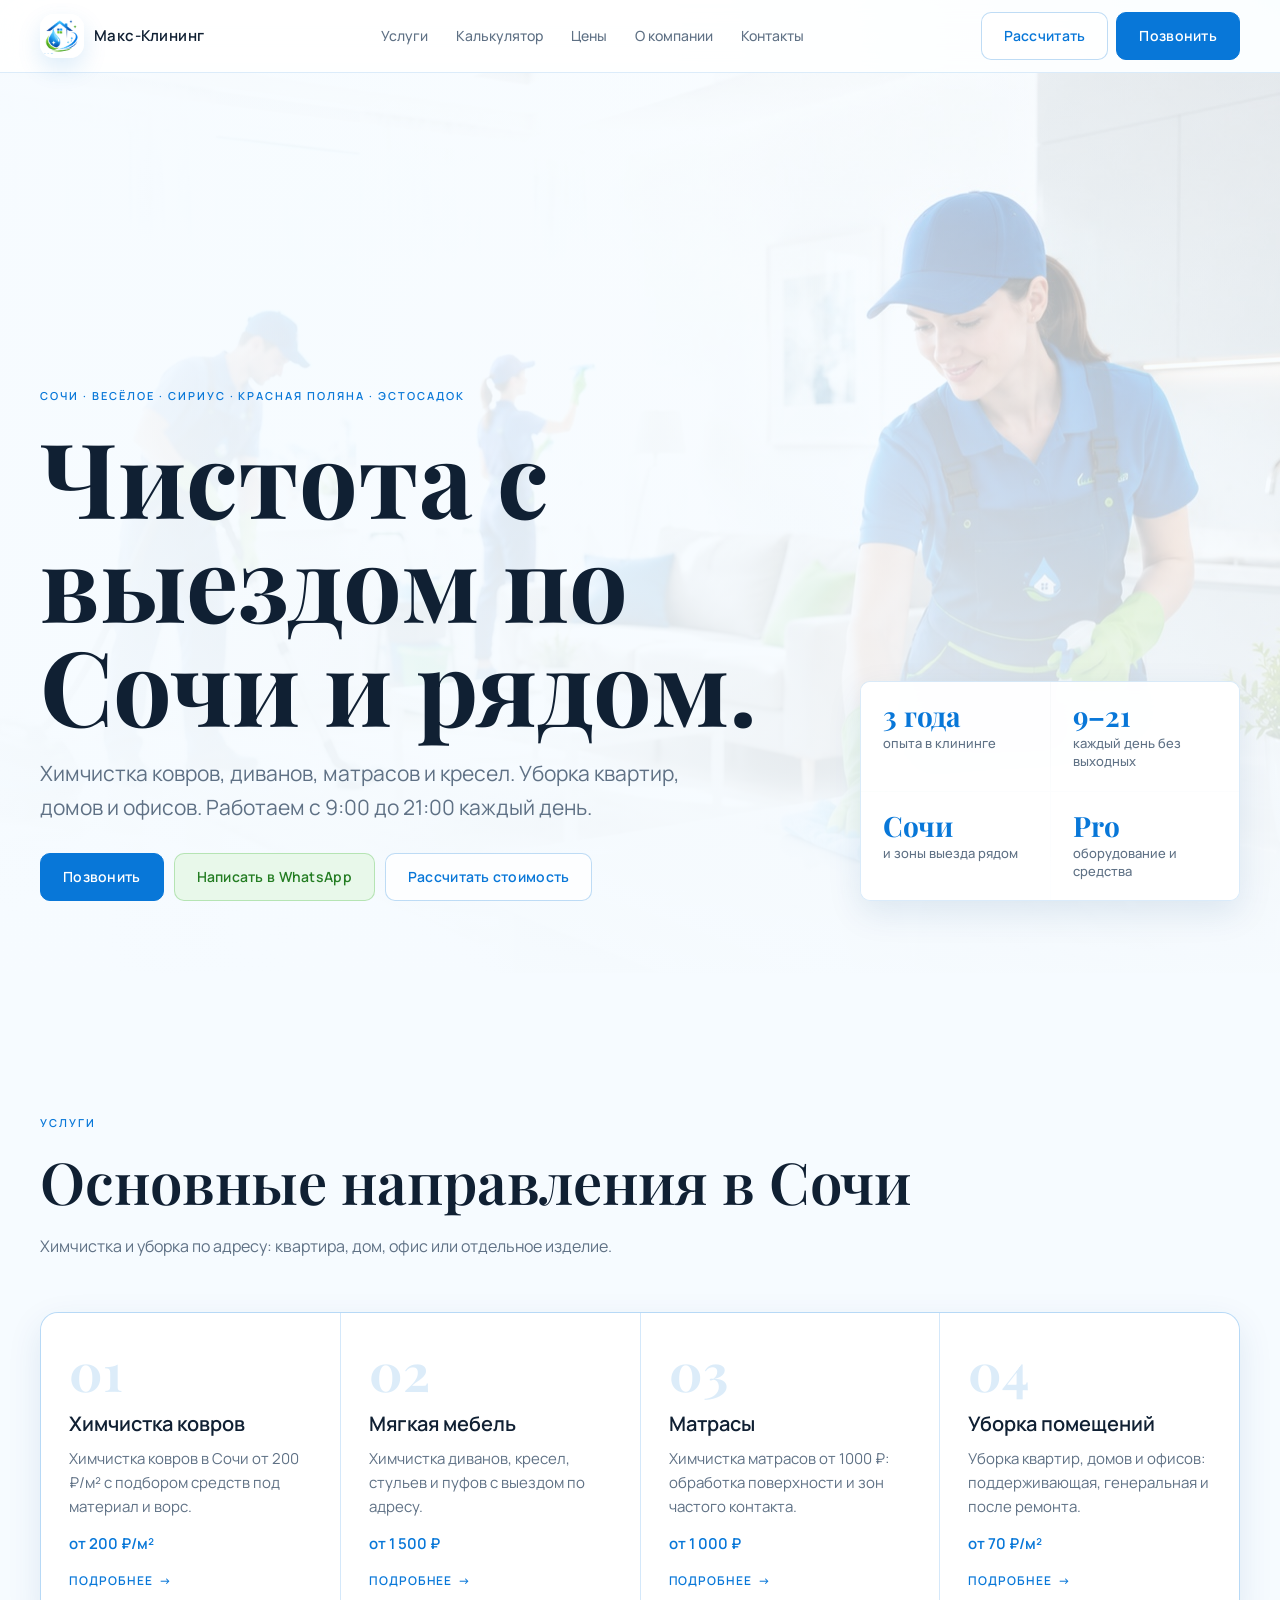
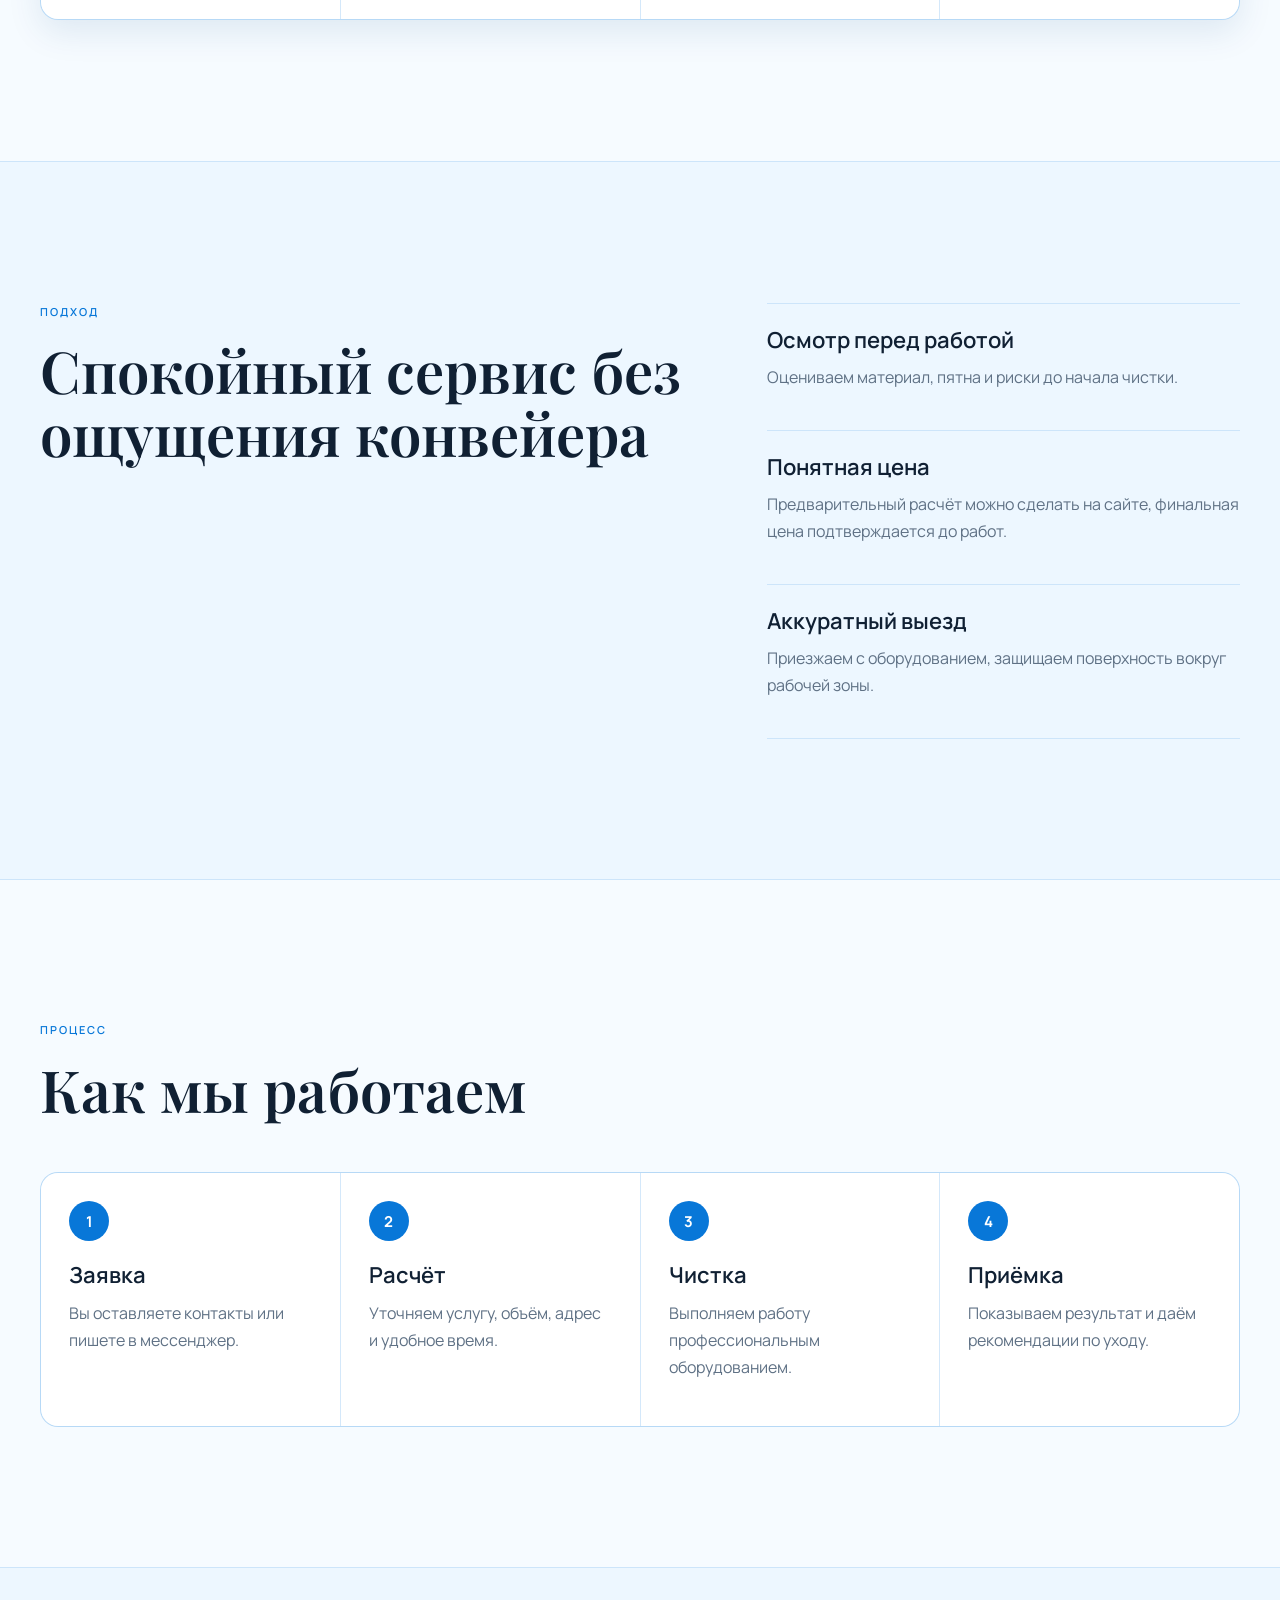
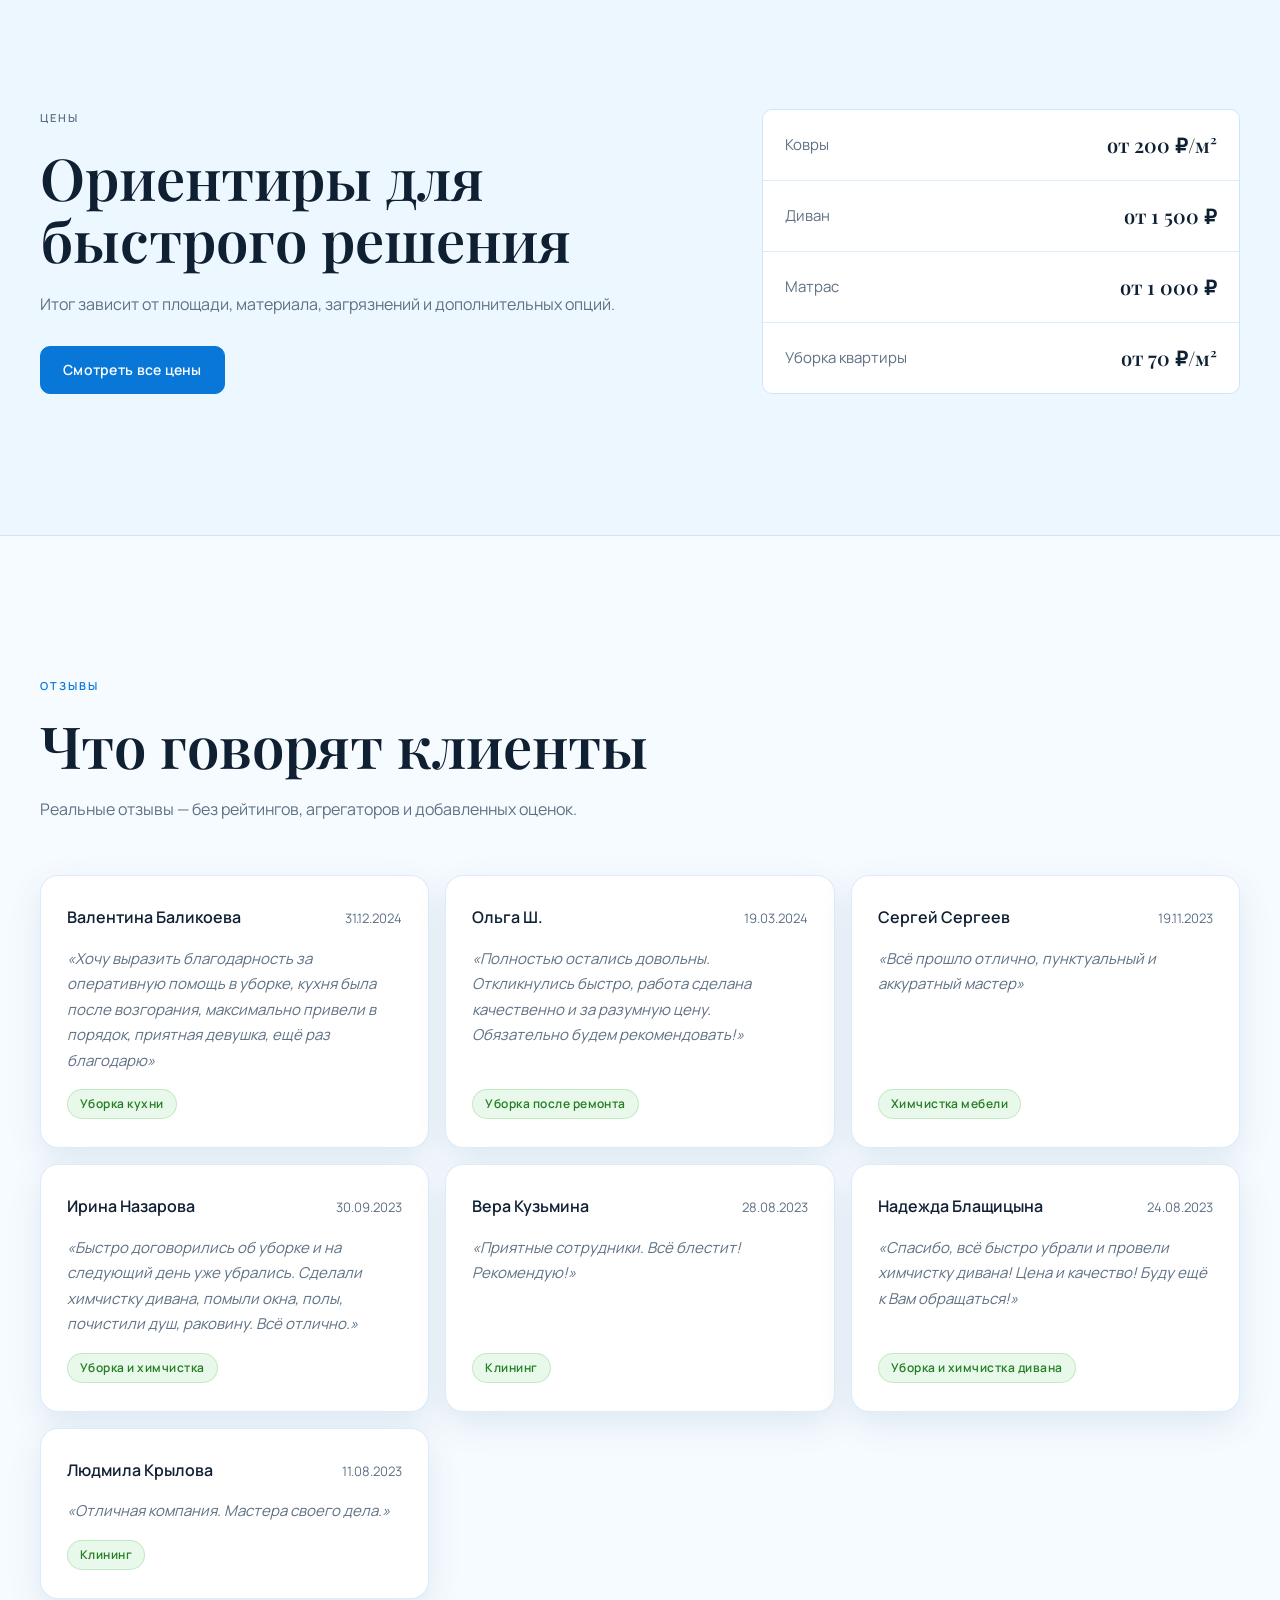
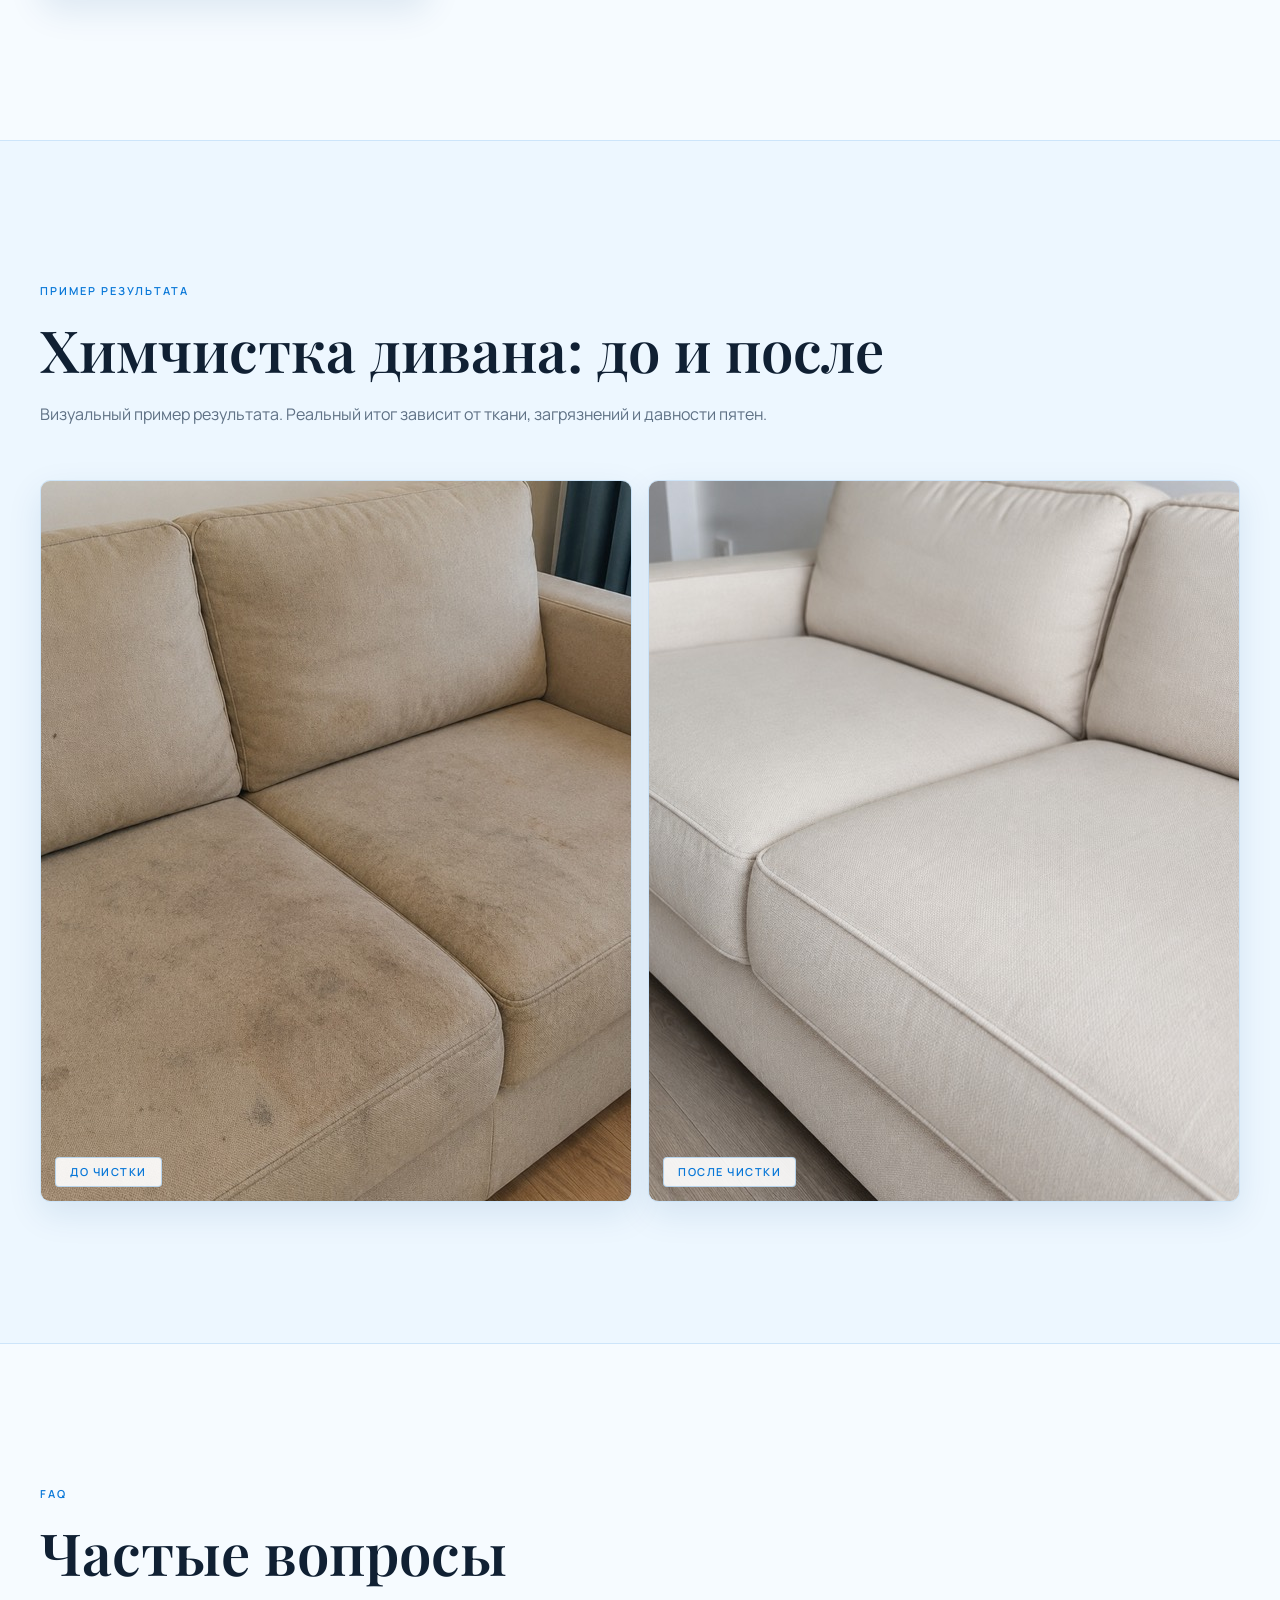
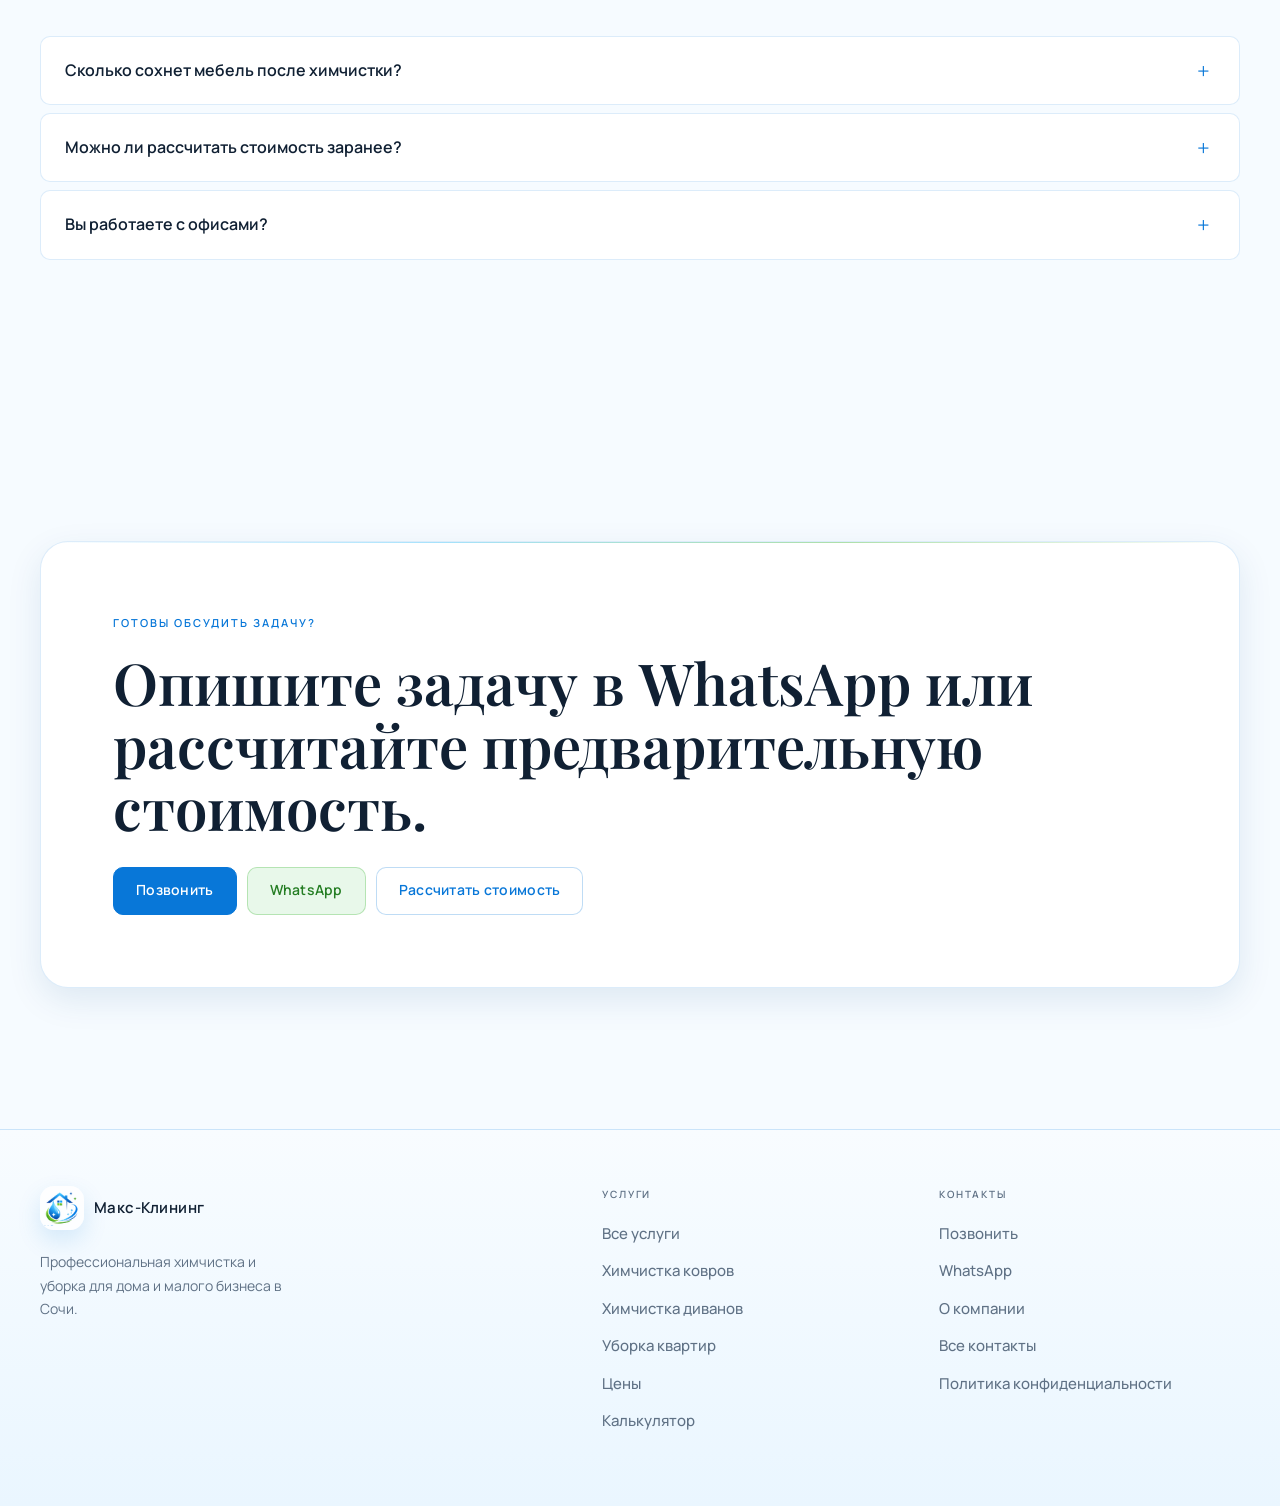
<file: index.html>
<!DOCTYPE html>
<html lang="ru">
  <head>
    <meta charset="utf-8">
    <meta name="viewport" content="width=device-width, initial-scale=1">
    <title>Макс-Клининг — химчистка и уборка в Сочи с выездом</title>
    <meta name="description" content="Макс-Клининг в Сочи: химчистка ковров, диванов, матрасов, кресел, уборка квартир и офисов. Выезд в Сочи, Весёлое, Сириус, Красную Поляну и Эстосадок.">
    <meta property="og:title" content="Макс-Клининг — химчистка и уборка в Сочи">
    <meta property="og:description" content="Выездной клининг в Сочи: ковры, мебель, матрасы, квартиры и офисы. Рассчитайте примерную стоимость, позвоните или напишите в WhatsApp.">
    <meta property="og:type" content="website">
    <meta property="og:image" content="https://kiril26022008-a11y.github.io/max-cleaning/assets/img/team-apartment-web.jpg">
    <link rel="preconnect" href="https://fonts.googleapis.com">
    <link rel="preconnect" href="https://fonts.gstatic.com" crossorigin>
    <link href="https://fonts.googleapis.com/css2?family=Manrope:wght@400;500;600&family=Playfair+Display:ital,wght@0,600;0,700;1,600&display=swap" rel="stylesheet">
    <link rel="stylesheet" href="assets/css/styles.css">
    <link rel="icon" href="favicon.svg" type="image/svg+xml">
    <link rel="manifest" href="site.webmanifest">
    <script type="application/ld+json">{"@context":"https://schema.org","@type":"CleaningService","name":"Макс-Клининг","description":"Профессиональный выездной сервис химчистки и уборки в Сочи для частных клиентов и малого бизнеса.","url":"index.html","telephone":"+79011598267","address":"Сочи, микрорайон Центральный, улица Островского, 55","areaServed":["Сочи","село Весёлое","Сириус","посёлок городского типа Красная Поляна","село Эстосадок"],"openingHours":"Mo-Su 09:00-21:00"}</script>
  </head>
  <body>
    <a class="skip-link" href="#main">Перейти к содержимому</a>

    <header class="site-header" data-header>
      <div class="container header-inner">
        <a class="brand" href="index.html" aria-label="Макс-Клининг на главную">
          <img class="brand-mark" src="assets/img/logo-mark-web.png" alt="" width="64" height="64" aria-hidden="true"><span class="brand-text">Макс-Клининг</span>
        </a>
        <button class="menu-toggle" type="button" aria-label="Открыть меню" aria-expanded="false" aria-controls="primary-navigation" data-menu-toggle>
          <span></span><span></span><span></span>
        </button>
        <nav class="site-nav" id="primary-navigation" aria-label="Основная навигация" data-nav>
          <a href="services.html">Услуги</a>
          <a href="calculator.html">Калькулятор</a>
          <a href="prices.html">Цены</a>
          <a href="about.html">О компании</a>
          <a href="contacts.html">Контакты</a>
        </nav>
        <div class="header-actions">
          <a class="btn btn-secondary" href="calculator.html">Рассчитать</a>
          <a class="btn btn-primary" href="tel:+79011598267" data-contact-phone data-contact-phone-href>Позвонить</a>
        </div>
      </div>
    </header>

    <main id="main">

      <!-- HERO — Editorial Full-Bleed -->
      <section class="hero hero-home">
        <div class="hero-media" aria-hidden="true">
          <img src="assets/img/team-apartment-web.jpg" alt="" width="1600" height="900">
        </div>
        <div class="container hero-grid">
          <div class="hero-content">
            <p class="eyebrow">Сочи · Весёлое · Сириус · Красная Поляна · Эстосадок</p>
            <h1>Чистота с выездом по Сочи и рядом.</h1>
            <p class="lead">Химчистка ковров, диванов, матрасов и кресел. Уборка квартир, домов и офисов. Работаем с 9:00 до 21:00 каждый день.</p>
            <div class="hero-actions">
              <a class="btn btn-primary" href="tel:+79011598267" data-contact-phone data-contact-phone-href>Позвонить</a>
              <a class="btn btn-secondary" href="https://wa.me/79011598267?text=%D0%97%D0%B4%D1%80%D0%B0%D0%B2%D1%81%D1%82%D0%B2%D1%83%D0%B9%D1%82%D0%B5%21%20%D0%A5%D0%BE%D1%87%D1%83%20%D1%83%D0%B7%D0%BD%D0%B0%D1%82%D1%8C%20%D1%81%D1%82%D0%BE%D0%B8%D0%BC%D0%BE%D1%81%D1%82%D1%8C%20%D1%83%D1%81%D0%BB%D1%83%D0%B3%D0%B8%20%D0%9C%D0%B0%D0%BA%D1%81-%D0%9A%D0%BB%D0%B8%D0%BD%D0%B8%D0%BD%D0%B3%20%D0%B2%20%D0%A1%D0%BE%D1%87%D0%B8." data-contact-whatsapp-href data-whatsapp-message="Здравствуйте! Хочу узнать стоимость услуги Макс-Клининг в Сочи.">Написать в WhatsApp</a>
              <a class="btn btn-secondary" href="calculator.html">Рассчитать стоимость</a>
            </div>
          </div>
          <div class="hero-panel" aria-label="Ключевые преимущества">
            <div><strong>3 года</strong><span>опыта в клининге</span></div>
            <div><strong>9–21</strong><span>каждый день без выходных</span></div>
            <div><strong>Сочи</strong><span>и зоны выезда рядом</span></div>
            <div><strong>Pro</strong><span>оборудование и средства</span></div>
          </div>
        </div>
      </section>

      <!-- УСЛУГИ -->
      <section class="section">
        <div class="container section-head" data-reveal>
          <p class="eyebrow">Услуги</p>
          <h2>Основные направления в Сочи</h2>
          <p>Химчистка и уборка по адресу: квартира, дом, офис или отдельное изделие.</p>
        </div>
        <div class="container card-grid" data-reveal>
          <article class="service-card">
            <span class="card-index">01</span>
            <h3>Химчистка ковров</h3>
            <p>Химчистка ковров в Сочи от 200 ₽/м² с подбором средств под материал и ворс.</p>
            <span class="price-note">от 200 ₽/м²</span>
            <a href="service-carpet-cleaning.html">Подробнее</a>
          </article>
          <article class="service-card">
            <span class="card-index">02</span>
            <h3>Мягкая мебель</h3>
            <p>Химчистка диванов, кресел, стульев и пуфов с выездом по адресу.</p>
            <span class="price-note">от 1 500 ₽</span>
            <a href="service-sofa-cleaning.html">Подробнее</a>
          </article>
          <article class="service-card">
            <span class="card-index">03</span>
            <h3>Матрасы</h3>
            <p>Химчистка матрасов от 1000 ₽: обработка поверхности и зон частого контакта.</p>
            <span class="price-note">от 1 000 ₽</span>
            <a href="service-mattress-cleaning.html">Подробнее</a>
          </article>
          <article class="service-card">
            <span class="card-index">04</span>
            <h3>Уборка помещений</h3>
            <p>Уборка квартир, домов и офисов: поддерживающая, генеральная и после ремонта.</p>
            <span class="price-note">от 70 ₽/м²</span>
            <a href="service-apartment-cleaning.html">Подробнее</a>
          </article>
        </div>
      </section>

      <!-- ПОЧЕМУ МЫ -->
      <section class="section section-muted">
        <div class="container split" data-reveal>
          <div>
            <p class="eyebrow">Подход</p>
            <h2>Спокойный сервис без ощущения конвейера</h2>
          </div>
          <div class="feature-list">
            <div>
              <h3>Осмотр перед работой</h3>
              <p>Оцениваем материал, пятна и риски до начала чистки.</p>
            </div>
            <div>
              <h3>Понятная цена</h3>
              <p>Предварительный расчёт можно сделать на сайте, финальная цена подтверждается до работ.</p>
            </div>
            <div>
              <h3>Аккуратный выезд</h3>
              <p>Приезжаем с оборудованием, защищаем поверхность вокруг рабочей зоны.</p>
            </div>
          </div>
        </div>
      </section>

      <!-- ПРОЦЕСС -->
      <section class="section">
        <div class="container section-head" data-reveal>
          <p class="eyebrow">Процесс</p>
          <h2>Как мы работаем</h2>
        </div>
        <div class="container steps" data-reveal>
          <article>
            <span>1</span>
            <h3>Заявка</h3>
            <p>Вы оставляете контакты или пишете в мессенджер.</p>
          </article>
          <article>
            <span>2</span>
            <h3>Расчёт</h3>
            <p>Уточняем услугу, объём, адрес и удобное время.</p>
          </article>
          <article>
            <span>3</span>
            <h3>Чистка</h3>
            <p>Выполняем работу профессиональным оборудованием.</p>
          </article>
          <article>
            <span>4</span>
            <h3>Приёмка</h3>
            <p>Показываем результат и даём рекомендации по уходу.</p>
          </article>
        </div>
      </section>

      <!-- ЦЕНЫ -->
      <section class="section section-muted">
        <div class="container price-teaser" data-reveal>
          <div>
            <p class="eyebrow">Цены</p>
            <h2>Ориентиры для быстрого решения</h2>
            <p>Итог зависит от площади, материала, загрязнений и дополнительных опций.</p>
            <div class="hero-actions">
              <a class="btn btn-primary" href="prices.html">Смотреть все цены</a>
            </div>
          </div>
          <ul class="price-list" aria-label="Краткий список цен">
            <li><span>Ковры</span><strong>от 200 ₽/м²</strong></li>
            <li><span>Диван</span><strong>от 1 500 ₽</strong></li>
            <li><span>Матрас</span><strong>от 1 000 ₽</strong></li>
            <li><span>Уборка квартиры</span><strong>от 70 ₽/м²</strong></li>
          </ul>
        </div>
      </section>

      <!-- ОТЗЫВЫ — Editorial Cards -->
      <section class="section">
        <div class="container section-head" data-reveal>
          <p class="eyebrow">Отзывы</p>
          <h2>Что говорят клиенты</h2>
          <p>Реальные отзывы — без рейтингов, агрегаторов и добавленных оценок.</p>
        </div>
        <div class="container reviews-grid" data-reveal>
          <article class="review-card">
            <div class="review-meta">
              <span class="review-name">Валентина Баликоева</span>
              <span class="review-date">31.12.2024</span>
            </div>
            <p class="review-text">«Хочу выразить благодарность за оперативную помощь в уборке, кухня была после возгорания, максимально привели в порядок, приятная девушка, ещё раз благодарю»</p>
            <span class="review-service">Уборка кухни</span>
          </article>
          <article class="review-card">
            <div class="review-meta">
              <span class="review-name">Ольга Ш.</span>
              <span class="review-date">19.03.2024</span>
            </div>
            <p class="review-text">«Полностью остались довольны. Откликнулись быстро, работа сделана качественно и за разумную цену. Обязательно будем рекомендовать!»</p>
            <span class="review-service">Уборка после ремонта</span>
          </article>
          <article class="review-card">
            <div class="review-meta">
              <span class="review-name">Сергей Сергеев</span>
              <span class="review-date">19.11.2023</span>
            </div>
            <p class="review-text">«Всё прошло отлично, пунктуальный и аккуратный мастер»</p>
            <span class="review-service">Химчистка мебели</span>
          </article>
          <article class="review-card">
            <div class="review-meta">
              <span class="review-name">Ирина Назарова</span>
              <span class="review-date">30.09.2023</span>
            </div>
            <p class="review-text">«Быстро договорились об уборке и на следующий день уже убрались. Сделали химчистку дивана, помыли окна, полы, почистили душ, раковину. Всё отлично.»</p>
            <span class="review-service">Уборка и химчистка</span>
          </article>
          <article class="review-card">
            <div class="review-meta">
              <span class="review-name">Вера Кузьмина</span>
              <span class="review-date">28.08.2023</span>
            </div>
            <p class="review-text">«Приятные сотрудники. Всё блестит! Рекомендую!»</p>
            <span class="review-service">Клининг</span>
          </article>
          <article class="review-card">
            <div class="review-meta">
              <span class="review-name">Надежда Блащицына</span>
              <span class="review-date">24.08.2023</span>
            </div>
            <p class="review-text">«Спасибо, всё быстро убрали и провели химчистку дивана! Цена и качество! Буду ещё к Вам обращаться!»</p>
            <span class="review-service">Уборка и химчистка дивана</span>
          </article>
          <article class="review-card">
            <div class="review-meta">
              <span class="review-name">Людмила Крылова</span>
              <span class="review-date">11.08.2023</span>
            </div>
            <p class="review-text">«Отличная компания. Мастера своего дела.»</p>
            <span class="review-service">Клининг</span>
          </article>
        </div>
      </section>

      <!-- ФОТО ДО/ПОСЛЕ -->
      <section class="section section-muted">
        <div class="container section-head" data-reveal>
          <p class="eyebrow">Пример результата</p>
          <h2>Химчистка дивана: до и после</h2>
          <p>Визуальный пример результата. Реальный итог зависит от ткани, загрязнений и давности пятен.</p>
        </div>
        <div class="container before-after" data-reveal>
          <figure>
            <img src="assets/img/sofa-before-web.jpg" alt="Диван до химчистки — загрязнения и потемнения ткани" loading="lazy" width="960" height="720">
            <figcaption>До чистки</figcaption>
          </figure>
          <figure>
            <img src="assets/img/sofa-after-web.jpg" alt="Диван после химчистки — чистая светлая обивка" loading="lazy" width="960" height="720">
            <figcaption>После чистки</figcaption>
          </figure>
          <figure aria-hidden="true">
            <img src="assets/img/sofa-before-web.jpg" alt="" loading="lazy" width="960" height="720">
            <figcaption>До чистки</figcaption>
          </figure>
          <figure aria-hidden="true">
            <img src="assets/img/sofa-after-web.jpg" alt="" loading="lazy" width="960" height="720">
            <figcaption>После чистки</figcaption>
          </figure>
        </div>
      </section>

      <!-- FAQ -->
      <section class="section">
        <div class="container section-head" data-reveal>
          <p class="eyebrow">FAQ</p>
          <h2>Частые вопросы</h2>
        </div>
        <div class="container faq-list" data-reveal>
          <details>
            <summary>Сколько сохнет мебель после химчистки?</summary>
            <p>Обычно от 4 до 8 часов. Точное время зависит от ткани, вентиляции и объёма работ.</p>
          </details>
          <details>
            <summary>Можно ли рассчитать стоимость заранее?</summary>
            <p>Да, на странице калькулятора есть предварительный расчёт. Финальную цену подтверждаем после уточнения деталей.</p>
          </details>
          <details>
            <summary>Вы работаете с офисами?</summary>
            <p>Да, можно заказать разовую или регулярную уборку небольшого офиса.</p>
          </details>
        </div>
      </section>

      <!-- ФИНАЛЬНЫЙ CTA -->
      <section class="section final-cta">
        <div class="container" data-reveal>
          <div class="cta-panel">
            <p class="eyebrow">Готовы обсудить задачу?</p>
            <h2>Опишите задачу в WhatsApp или рассчитайте предварительную стоимость.</h2>
            <div class="cta-actions">
              <a class="btn btn-primary" href="tel:+79011598267" data-contact-phone data-contact-phone-href>Позвонить</a>
              <a class="btn btn-secondary" href="https://wa.me/79011598267?text=%D0%97%D0%B4%D1%80%D0%B0%D0%B2%D1%81%D1%82%D0%B2%D1%83%D0%B9%D1%82%D0%B5%21%20%D0%A5%D0%BE%D1%87%D1%83%20%D1%83%D0%B7%D0%BD%D0%B0%D1%82%D1%8C%20%D1%81%D1%82%D0%BE%D0%B8%D0%BC%D0%BE%D1%81%D1%82%D1%8C%20%D1%83%D1%81%D0%BB%D1%83%D0%B3%D0%B8%20%D0%9C%D0%B0%D0%BA%D1%81-%D0%9A%D0%BB%D0%B8%D0%BD%D0%B8%D0%BD%D0%B3%20%D0%B2%20%D0%A1%D0%BE%D1%87%D0%B8." data-contact-whatsapp-href data-whatsapp-message="Здравствуйте! Хочу узнать стоимость услуги Макс-Клининг в Сочи.">WhatsApp</a>
              <a class="btn btn-secondary" href="calculator.html">Рассчитать стоимость</a>
            </div>
          </div>
        </div>
      </section>

    </main>

    <footer class="site-footer" id="contacts-placeholder">
      <div class="container footer-grid">
        <div>
          <a class="brand" href="index.html">
            <img class="brand-mark" src="assets/img/logo-mark-web.png" alt="" width="64" height="64" aria-hidden="true"><span class="brand-text">Макс-Клининг</span>
          </a>
          <p>Профессиональная химчистка и уборка для дома и малого бизнеса в Сочи.</p>
        </div>
        <nav aria-label="Навигация в подвале">
          <span class="footer-section-label">Услуги</span>
          <a href="services.html">Все услуги</a>
          <a href="service-carpet-cleaning.html">Химчистка ковров</a>
          <a href="service-sofa-cleaning.html">Химчистка диванов</a>
          <a href="service-apartment-cleaning.html">Уборка квартир</a>
          <a href="prices.html">Цены</a>
          <a href="calculator.html">Калькулятор</a>
        </nav>
        <div class="footer-contacts">
          <span class="footer-section-label">Контакты</span>
          <a href="tel:+79011598267" data-contact-phone data-contact-phone-href>Позвонить</a>
          <a href="https://wa.me/79011598267?text=%D0%97%D0%B4%D1%80%D0%B0%D0%B2%D1%81%D1%82%D0%B2%D1%83%D0%B9%D1%82%D0%B5%21%20%D0%A5%D0%BE%D1%87%D1%83%20%D1%83%D0%B7%D0%BD%D0%B0%D1%82%D1%8C%20%D1%81%D1%82%D0%BE%D0%B8%D0%BC%D0%BE%D1%81%D1%82%D1%8C%20%D1%83%D1%81%D0%BB%D1%83%D0%B3%D0%B8%20%D0%9C%D0%B0%D0%BA%D1%81-%D0%9A%D0%BB%D0%B8%D0%BD%D0%B8%D0%BD%D0%B3%20%D0%B2%20%D0%A1%D0%BE%D1%87%D0%B8." data-contact-whatsapp-href data-whatsapp-message="Здравствуйте! Хочу узнать стоимость услуги Макс-Клининг в Сочи.">WhatsApp</a>
          <a href="about.html">О компании</a>
          <a href="contacts.html">Все контакты</a>
          <a href="privacy.html">Политика конфиденциальности</a>
        </div>
      </div>
    </footer>

    <!-- Мобильный CTA (скрыт на desktop) -->
    <div class="mobile-cta-bar" aria-label="Быстрая связь">
      <a class="btn btn-primary" href="tel:+79011598267" data-contact-phone data-contact-phone-href>Позвонить</a>
      <a class="btn btn-secondary" href="https://wa.me/79011598267?text=%D0%97%D0%B4%D1%80%D0%B0%D0%B2%D1%81%D1%82%D0%B2%D1%83%D0%B9%D1%82%D0%B5%21%20%D0%A5%D0%BE%D1%87%D1%83%20%D1%83%D0%B7%D0%BD%D0%B0%D1%82%D1%8C%20%D1%81%D1%82%D0%BE%D0%B8%D0%BC%D0%BE%D1%81%D1%82%D1%8C%20%D1%83%D1%81%D0%BB%D1%83%D0%B3%D0%B8%20%D0%9C%D0%B0%D0%BA%D1%81-%D0%9A%D0%BB%D0%B8%D0%BD%D0%B8%D0%BD%D0%B3%20%D0%B2%20%D0%A1%D0%BE%D1%87%D0%B8." data-contact-whatsapp-href data-whatsapp-message="Здравствуйте! Хочу узнать стоимость услуги Макс-Клининг в Сочи.">WhatsApp</a>
    </div>

    <script src="assets/js/site-config.js"></script>
    <script src="assets/js/main.js"></script>
  </body>
</html>
</file>
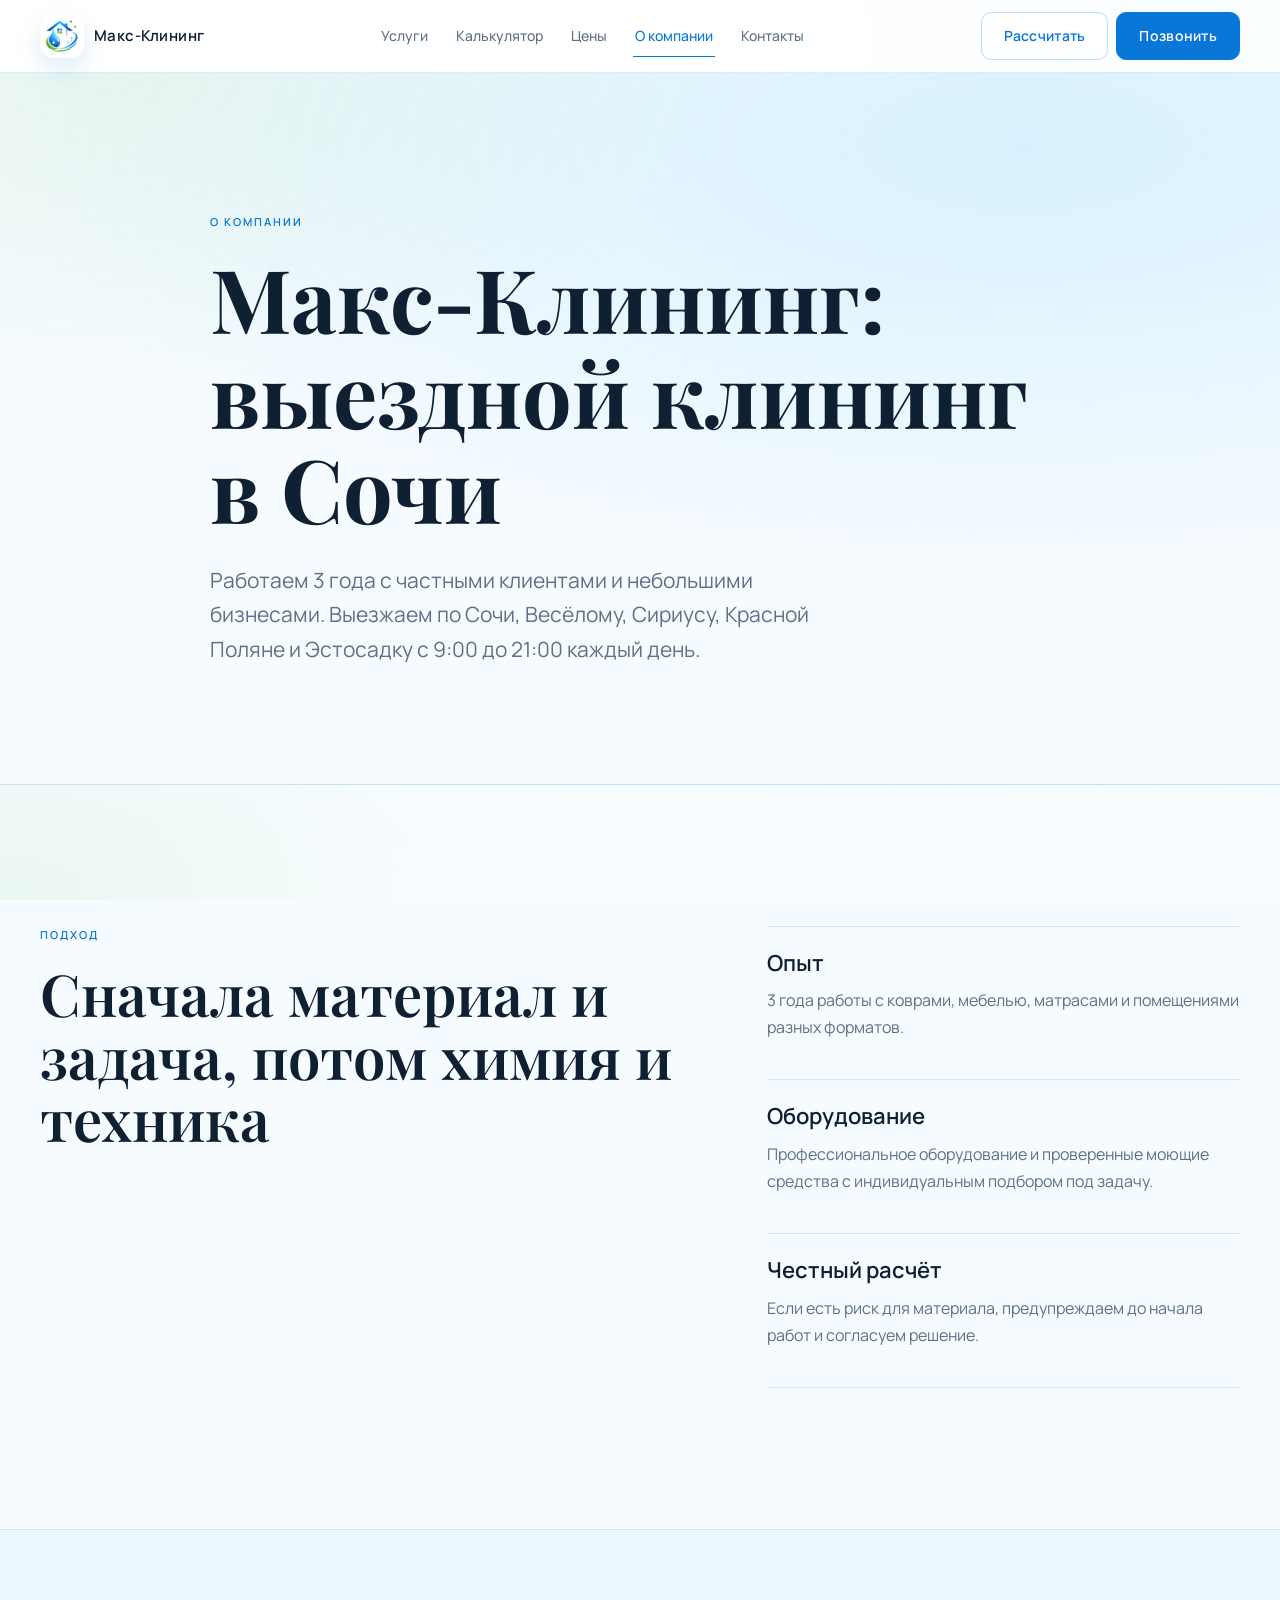
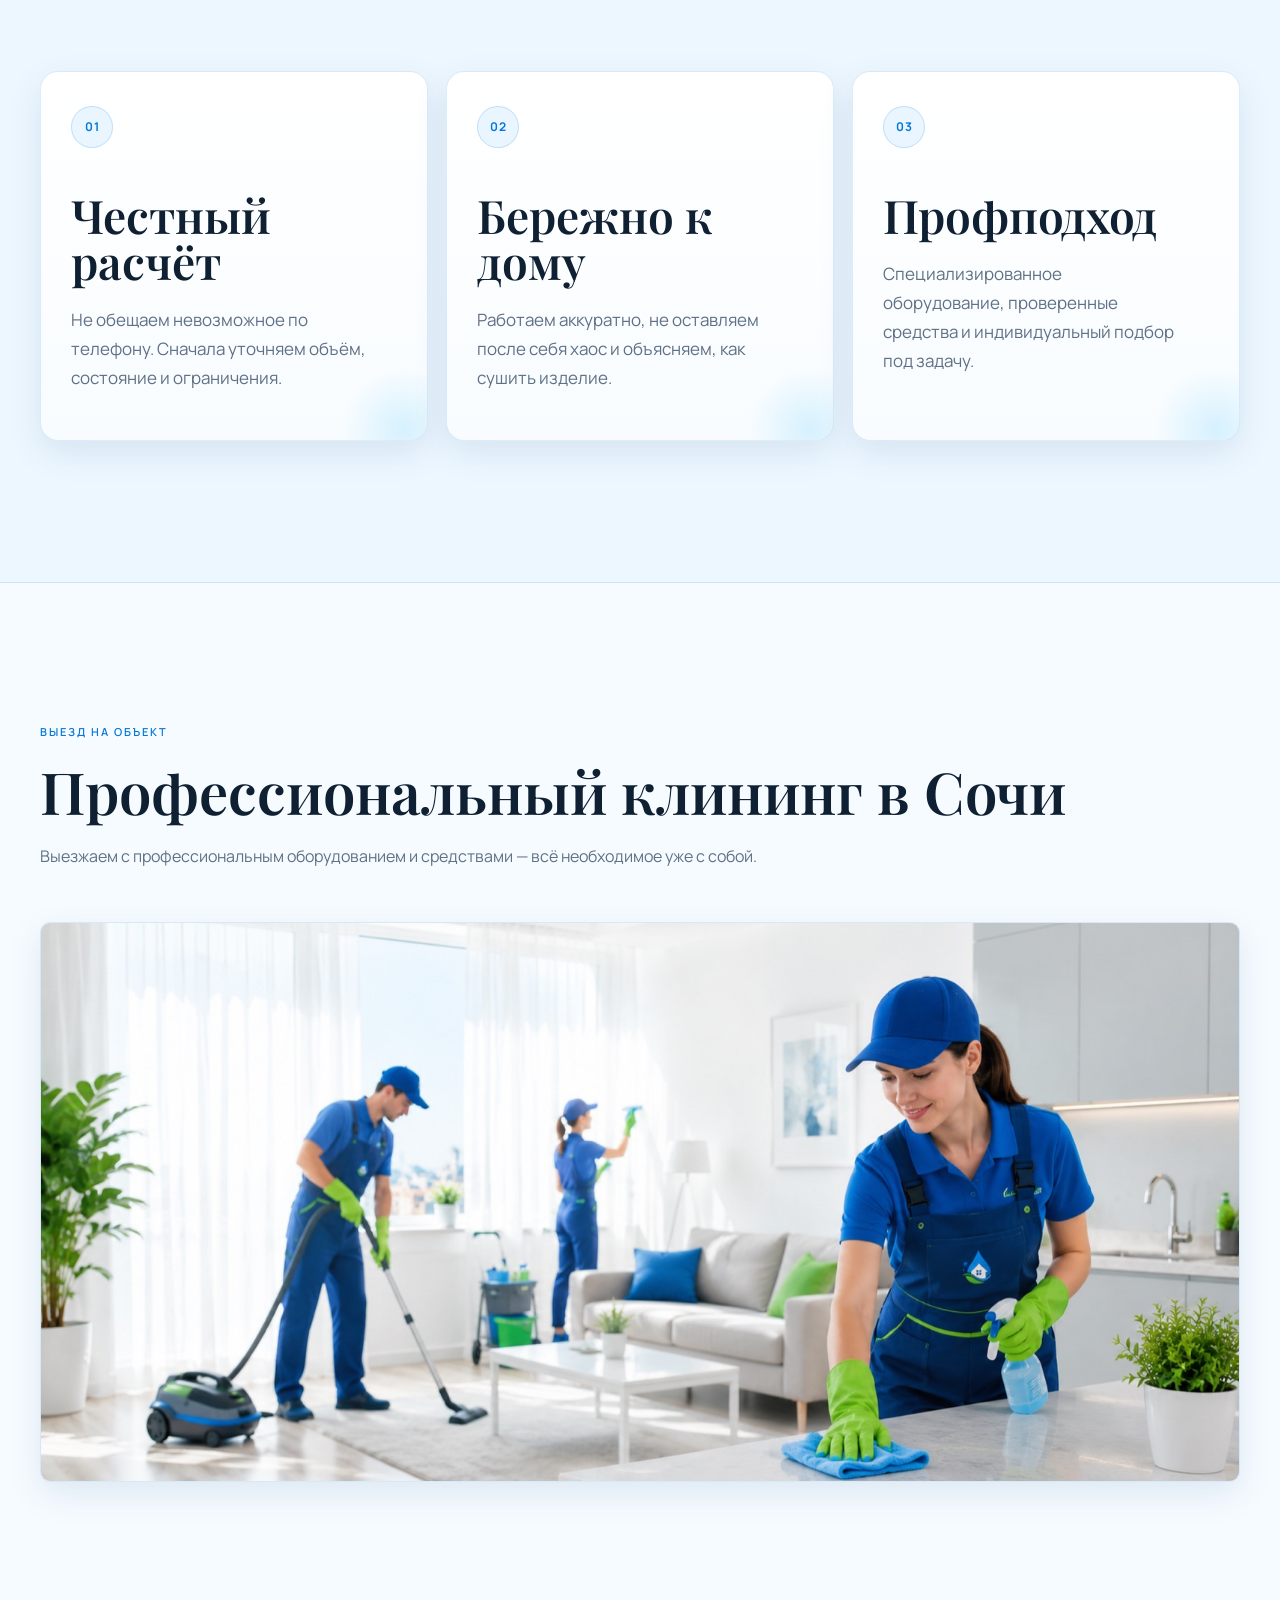
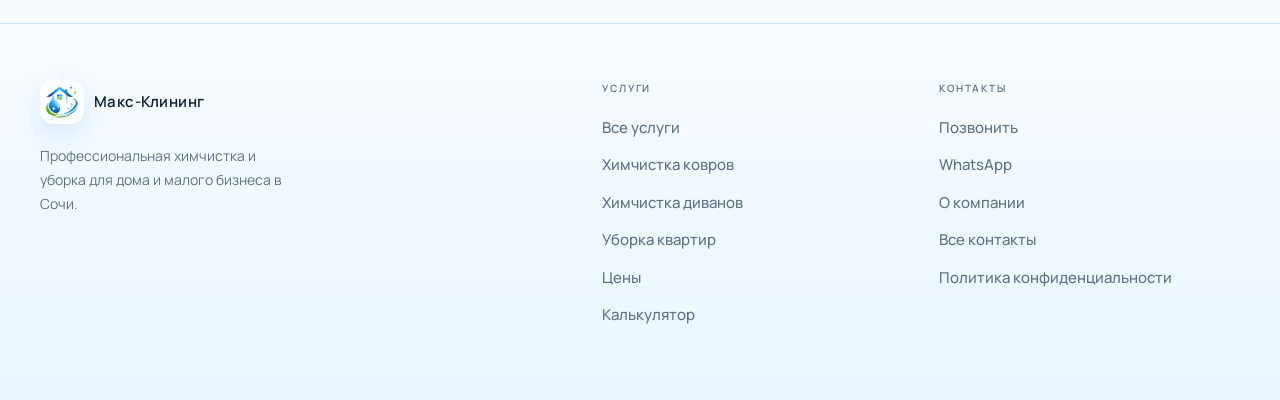
<file: about.html>
<!DOCTYPE html>
<html lang="ru">
  <head>
    <meta charset="utf-8">
    <meta name="viewport" content="width=device-width, initial-scale=1">
    <title>О компании Макс-Клининг в Сочи</title>
    <meta name="description" content="Макс-Клининг в Сочи: 3 года опыта, профессиональное оборудование, проверенные средства и индивидуальный подбор под задачу.">
    <meta property="og:title" content="О компании Макс-Клининг в Сочи">
    <meta property="og:description" content="Выездная химчистка и уборка в Сочи, Весёлом, Сириусе, Красной Поляне и Эстосадке.">
    <meta property="og:type" content="website">
    <meta property="og:image" content="https://kiril26022008-a11y.github.io/max-cleaning/assets/img/team-apartment-web.jpg">
    <link rel="preconnect" href="https://fonts.googleapis.com">
    <link rel="preconnect" href="https://fonts.gstatic.com" crossorigin>
    <link href="https://fonts.googleapis.com/css2?family=Manrope:wght@400;500;600&family=Playfair+Display:ital,wght@0,600;0,700;1,600&display=swap" rel="stylesheet">
    <link rel="stylesheet" href="assets/css/styles.css">
    <link rel="icon" href="favicon.svg" type="image/svg+xml">
    <link rel="manifest" href="site.webmanifest">
  </head>
  <body>
    <a class="skip-link" href="#main">Перейти к содержимому</a>

    <header class="site-header" data-header>
      <div class="container header-inner">
        <a class="brand" href="index.html" aria-label="Макс-Клининг на главную">
          <img class="brand-mark" src="assets/img/logo-mark-web.png" alt="" width="64" height="64" aria-hidden="true"><span class="brand-text">Макс-Клининг</span>
        </a>
        <button class="menu-toggle" type="button" aria-label="Открыть меню" aria-expanded="false" aria-controls="primary-navigation" data-menu-toggle>
          <span></span><span></span><span></span>
        </button>
        <nav class="site-nav" id="primary-navigation" aria-label="Основная навигация" data-nav>
          <a href="services.html">Услуги</a>
          <a href="calculator.html">Калькулятор</a>
          <a href="prices.html">Цены</a>
          <a href="about.html">О компании</a>
          <a href="contacts.html">Контакты</a>
        </nav>
        <div class="header-actions">
          <a class="btn btn-secondary" href="calculator.html">Рассчитать</a>
          <a class="btn btn-primary" href="tel:+79011598267" data-contact-phone data-contact-phone-href>Позвонить</a>
        </div>
      </div>
    </header>

    <main id="main">
      <section class="page-hero">
        <div class="container narrow">
          <p class="eyebrow">О компании</p>
          <h1>Макс-Клининг: выездной клининг в Сочи</h1>
          <p class="lead">Работаем 3 года с частными клиентами и небольшими бизнесами. Выезжаем по Сочи, Весёлому, Сириусу, Красной Поляне и Эстосадку с 9:00 до 21:00 каждый день.</p>
        </div>
      </section>

      <section class="section">
        <div class="container split" data-reveal>
          <div>
            <p class="eyebrow">Подход</p>
            <h2>Сначала материал и задача, потом химия и техника</h2>
          </div>
          <div class="feature-list">
            <div>
              <h3>Опыт</h3>
              <p>3 года работы с коврами, мебелью, матрасами и помещениями разных форматов.</p>
            </div>
            <div>
              <h3>Оборудование</h3>
              <p>Профессиональное оборудование и проверенные моющие средства с индивидуальным подбором под задачу.</p>
            </div>
            <div>
              <h3>Честный расчёт</h3>
              <p>Если есть риск для материала, предупреждаем до начала работ и согласуем решение.</p>
            </div>
          </div>
        </div>
      </section>

      <section class="section section-muted">
        <div class="container values" data-reveal>
          <article>
            <h2>Честный расчёт</h2>
            <p>Не обещаем невозможное по телефону. Сначала уточняем объём, состояние и ограничения.</p>
          </article>
          <article>
            <h2>Бережно к дому</h2>
            <p>Работаем аккуратно, не оставляем после себя хаос и объясняем, как сушить изделие.</p>
          </article>
          <article>
            <h2>Профподход</h2>
            <p>Специализированное оборудование, проверенные средства и индивидуальный подбор под задачу.</p>
          </article>
        </div>
      </section>

      <section class="section">
        <div class="container section-head" data-reveal>
          <p class="eyebrow">Выезд на объект</p>
          <h2>Профессиональный клининг в Сочи</h2>
          <p>Выезжаем с профессиональным оборудованием и средствами — всё необходимое уже с собой.</p>
        </div>
        <div class="container process-photo" data-reveal>
          <img src="assets/img/team-apartment-web.jpg" alt="Визуальный пример профессионального клининга квартиры — специалисты с оборудованием" loading="lazy" width="1600" height="900">
        </div>
      </section>
    </main>

    <footer class="site-footer" id="contacts-placeholder">
      <div class="container footer-grid">
        <div>
          <a class="brand" href="index.html">
            <img class="brand-mark" src="assets/img/logo-mark-web.png" alt="" width="64" height="64" aria-hidden="true"><span class="brand-text">Макс-Клининг</span>
          </a>
          <p>Профессиональная химчистка и уборка для дома и малого бизнеса в Сочи.</p>
        </div>
        <nav aria-label="Навигация в подвале">
          <span class="footer-section-label">Услуги</span>
          <a href="services.html">Все услуги</a>
          <a href="service-carpet-cleaning.html">Химчистка ковров</a>
          <a href="service-sofa-cleaning.html">Химчистка диванов</a>
          <a href="service-apartment-cleaning.html">Уборка квартир</a>
          <a href="prices.html">Цены</a>
          <a href="calculator.html">Калькулятор</a>
        </nav>
        <div class="footer-contacts">
          <span class="footer-section-label">Контакты</span>
          <a href="tel:+79011598267" data-contact-phone data-contact-phone-href>Позвонить</a>
          <a href="https://wa.me/79011598267?text=%D0%97%D0%B4%D1%80%D0%B0%D0%B2%D1%81%D1%82%D0%B2%D1%83%D0%B9%D1%82%D0%B5%21%20%D0%A5%D0%BE%D1%87%D1%83%20%D1%83%D0%B7%D0%BD%D0%B0%D1%82%D1%8C%20%D1%81%D1%82%D0%BE%D0%B8%D0%BC%D0%BE%D1%81%D1%82%D1%8C%20%D1%83%D1%81%D0%BB%D1%83%D0%B3%D0%B8%20%D0%9C%D0%B0%D0%BA%D1%81-%D0%9A%D0%BB%D0%B8%D0%BD%D0%B8%D0%BD%D0%B3%20%D0%B2%20%D0%A1%D0%BE%D1%87%D0%B8." data-contact-whatsapp-href data-whatsapp-message="Здравствуйте! Хочу узнать стоимость услуги Макс-Клининг в Сочи.">WhatsApp</a>
          <a href="about.html">О компании</a>
          <a href="contacts.html">Все контакты</a>
          <a href="privacy.html">Политика конфиденциальности</a>
        </div>
      </div>
    </footer>

    <div class="mobile-cta-bar" aria-label="Быстрая связь">
      <a class="btn btn-primary" href="tel:+79011598267" data-contact-phone data-contact-phone-href>Позвонить</a>
      <a class="btn btn-secondary" href="https://wa.me/79011598267?text=%D0%97%D0%B4%D1%80%D0%B0%D0%B2%D1%81%D1%82%D0%B2%D1%83%D0%B9%D1%82%D0%B5%21%20%D0%A5%D0%BE%D1%87%D1%83%20%D1%83%D0%B7%D0%BD%D0%B0%D1%82%D1%8C%20%D1%81%D1%82%D0%BE%D0%B8%D0%BC%D0%BE%D1%81%D1%82%D1%8C%20%D1%83%D1%81%D0%BB%D1%83%D0%B3%D0%B8%20%D0%9C%D0%B0%D0%BA%D1%81-%D0%9A%D0%BB%D0%B8%D0%BD%D0%B8%D0%BD%D0%B3%20%D0%B2%20%D0%A1%D0%BE%D1%87%D0%B8." data-contact-whatsapp-href data-whatsapp-message="Здравствуйте! Хочу узнать стоимость услуги Макс-Клининг в Сочи.">WhatsApp</a>
    </div>

    <script src="assets/js/site-config.js"></script>
    <script src="assets/js/main.js"></script>
  </body>
</html>
</file>
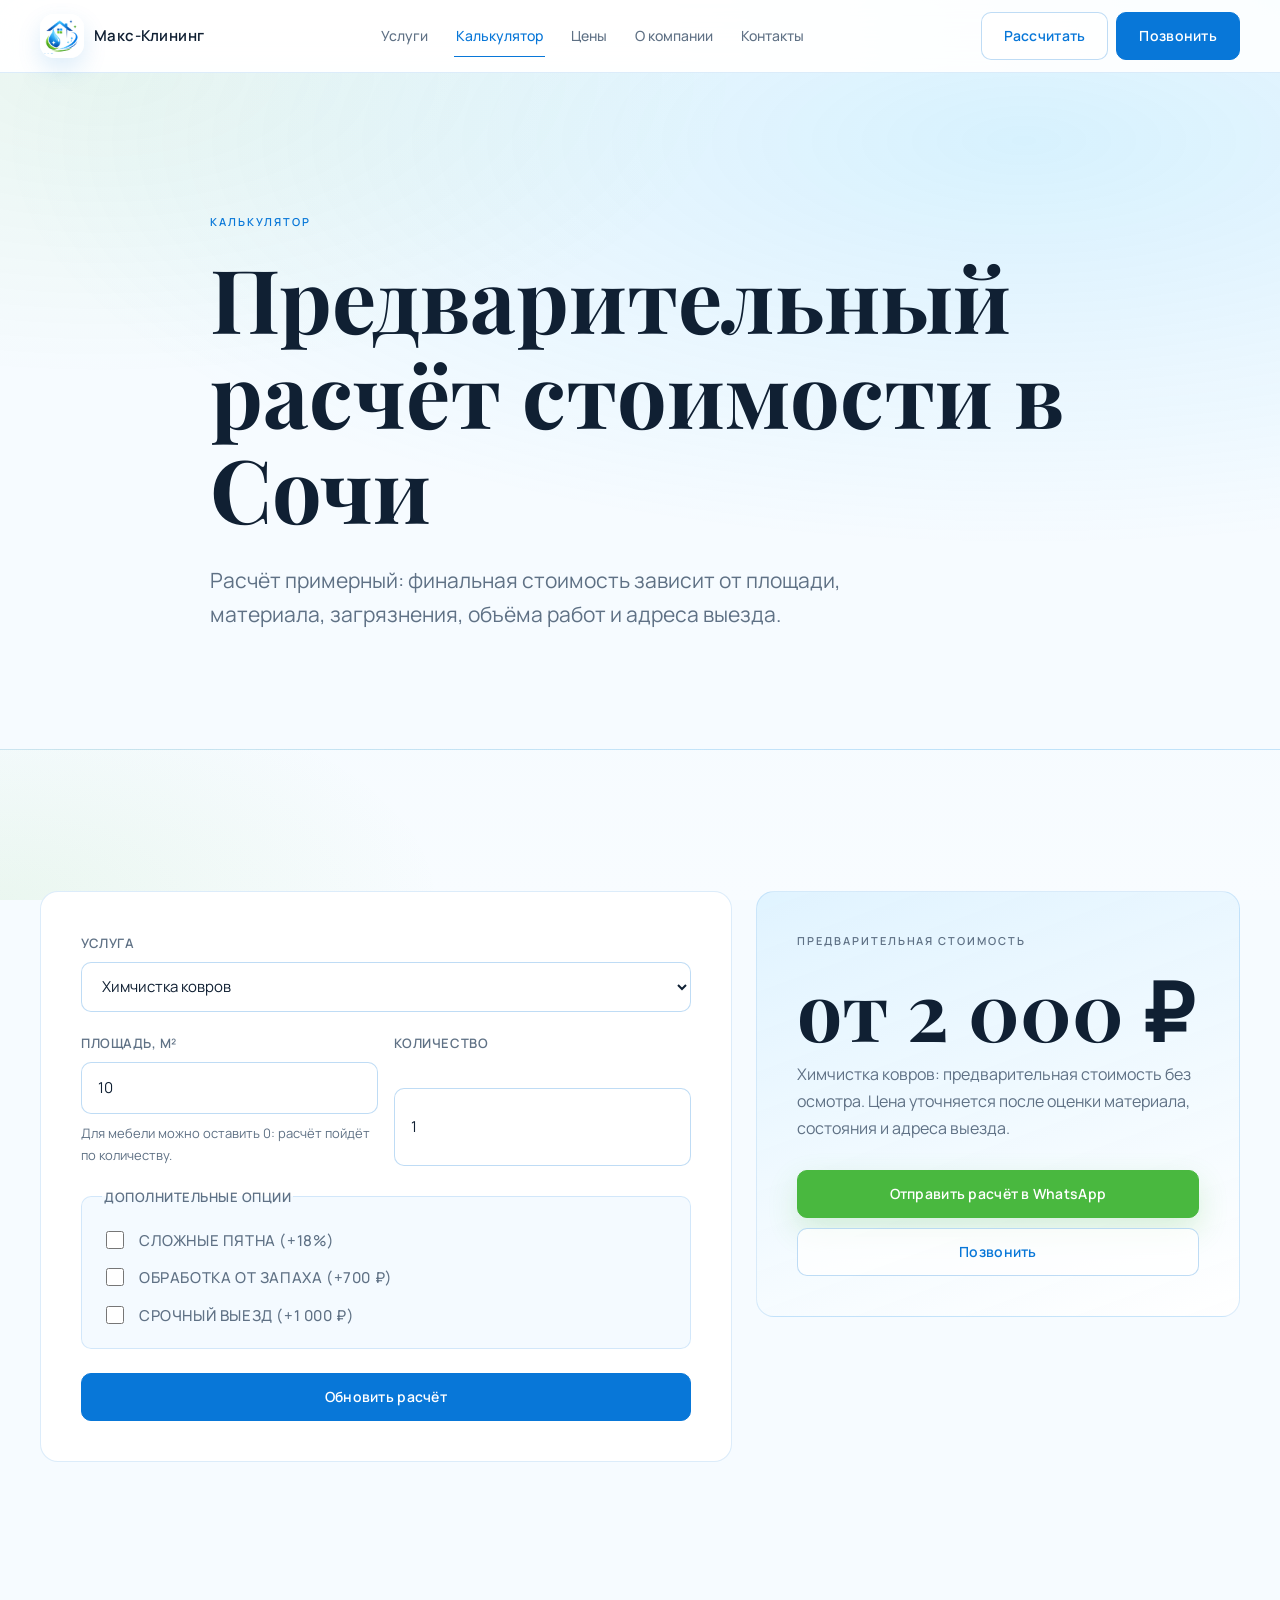
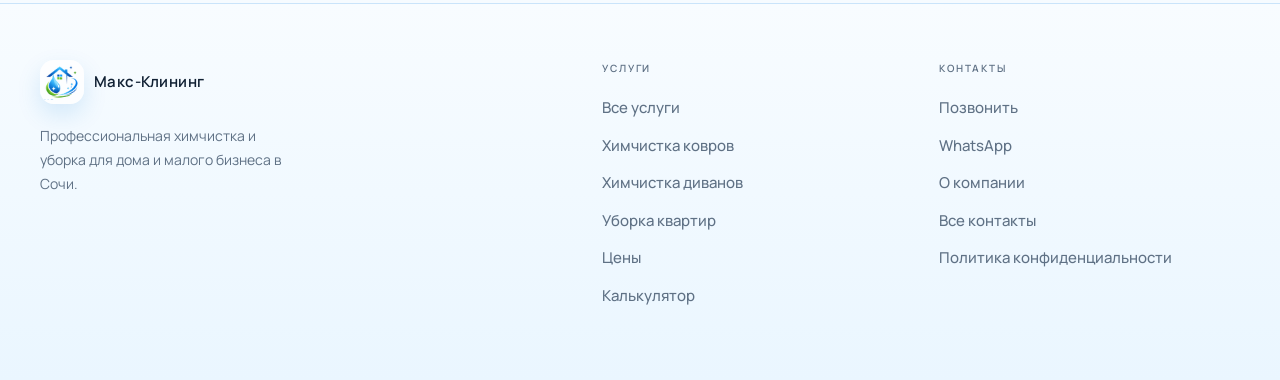
<file: calculator.html>
<!DOCTYPE html>
<html lang="ru">
  <head>
    <meta charset="utf-8">
    <meta name="viewport" content="width=device-width, initial-scale=1">
    <title>Калькулятор стоимости клининга в Сочи — Макс-Клининг</title>
    <meta name="description" content="Предварительный калькулятор стоимости Макс-Клининг в Сочи: химчистка ковров, диванов, матрасов, кресел, уборка квартир, офисов и окон.">
    <meta property="og:title" content="Калькулятор стоимости клининга в Сочи — Макс-Клининг">
    <meta property="og:description" content="Рассчитайте примерную стоимость химчистки или уборки в Сочи перед заявкой.">
    <meta property="og:type" content="website">
    <meta property="og:image" content="https://kiril26022008-a11y.github.io/max-cleaning/assets/img/team-apartment-web.jpg">
    <link rel="preconnect" href="https://fonts.googleapis.com">
    <link rel="preconnect" href="https://fonts.gstatic.com" crossorigin>
    <link href="https://fonts.googleapis.com/css2?family=Manrope:wght@400;500;600&family=Playfair+Display:ital,wght@0,600;0,700;1,600&display=swap" rel="stylesheet">
    <link rel="stylesheet" href="assets/css/styles.css">
    <link rel="icon" href="favicon.svg" type="image/svg+xml">
    <link rel="manifest" href="site.webmanifest">
  </head>
  <body>
    <a class="skip-link" href="#main">Перейти к содержимому</a>

    <header class="site-header" data-header>
      <div class="container header-inner">
        <a class="brand" href="index.html" aria-label="Макс-Клининг на главную">
          <img class="brand-mark" src="assets/img/logo-mark-web.png" alt="" width="64" height="64" aria-hidden="true"><span class="brand-text">Макс-Клининг</span>
        </a>
        <button class="menu-toggle" type="button" aria-label="Открыть меню" aria-expanded="false" aria-controls="primary-navigation" data-menu-toggle>
          <span></span><span></span><span></span>
        </button>
        <nav class="site-nav" id="primary-navigation" aria-label="Основная навигация" data-nav>
          <a href="services.html">Услуги</a>
          <a href="calculator.html">Калькулятор</a>
          <a href="prices.html">Цены</a>
          <a href="about.html">О компании</a>
          <a href="contacts.html">Контакты</a>
        </nav>
        <div class="header-actions">
          <a class="btn btn-secondary" href="calculator.html">Рассчитать</a>
          <a class="btn btn-primary" href="tel:+79011598267" data-contact-phone data-contact-phone-href>Позвонить</a>
        </div>
      </div>
    </header>

    <main id="main">
      <section class="page-hero">
        <div class="container narrow">
          <p class="eyebrow">Калькулятор</p>
          <h1>Предварительный расчёт стоимости в Сочи</h1>
          <p class="lead">Расчёт примерный: финальная стоимость зависит от площади, материала, загрязнения, объёма работ и адреса выезда.</p>
        </div>
      </section>

      <section class="section">
        <div class="container calculator-layout">
          <form class="form-panel" id="calculator-form" novalidate>
            <div class="form-field">
              <label for="calc-service">Услуга</label>
              <select id="calc-service" name="service" required>
                <option value="carpet">Химчистка ковров</option>
                <option value="carpetFlooring">Химчистка ковролина</option>
                <option value="sofa">Химчистка дивана</option>
                <option value="mattress">Химчистка матраса</option>
                <option value="chair">Химчистка кресла</option>
                <option value="stool">Химчистка стула</option>
                <option value="apartment">Уборка квартиры</option>
                <option value="office">Уборка офиса</option>
                <option value="generalCleaning">Генеральная уборка</option>
                <option value="postRenovation">Уборка после ремонта</option>
                <option value="windows">Мытьё окон</option>
              </select>
            </div>
            <div class="form-row">
              <div class="form-field">
                <label for="calc-area">Площадь, м²</label>
                <input id="calc-area" name="area" type="number" min="0" max="1000" step="0.5" value="10" aria-describedby="calc-area-hint">
                <span class="field-hint" id="calc-area-hint">Для мебели можно оставить 0: расчёт пойдёт по количеству.</span>
              </div>
              <div class="form-field">
                <label for="calc-quantity">Количество</label>
                <input id="calc-quantity" name="quantity" type="number" min="1" max="50" step="1" value="1" required>
              </div>
            </div>
            <fieldset class="option-group">
              <legend>Дополнительные опции</legend>
              <label class="check-option">
                <input type="checkbox" name="options" value="stain">
                <span>Сложные пятна (+18%)</span>
              </label>
              <label class="check-option">
                <input type="checkbox" name="options" value="odor">
                <span>Обработка от запаха (+700 ₽)</span>
              </label>
              <label class="check-option">
                <input type="checkbox" name="options" value="express">
                <span>Срочный выезд (+1 000 ₽)</span>
              </label>
            </fieldset>
            <button class="btn btn-primary" type="submit" style="width:100%">Обновить расчёт</button>
          </form>

          <aside class="result-panel" aria-live="polite">
            <p class="eyebrow">Предварительная стоимость</p>
            <output id="calculator-result" for="calc-service calc-area calc-quantity">от 2 800 ₽</output>
            <p id="calculator-note">Окончательная цена подтверждается после уточнения материала, адреса, состояния и зоны выезда.</p>
            <div class="cta-actions">
              <a class="btn btn-primary" href="https://wa.me/79011598267?text=%D0%97%D0%B4%D1%80%D0%B0%D0%B2%D1%81%D1%82%D0%B2%D1%83%D0%B9%D1%82%D0%B5%21%20%D0%A5%D0%BE%D1%87%D1%83%20%D1%83%D1%82%D0%BE%D1%87%D0%BD%D0%B8%D1%82%D1%8C%20%D1%80%D0%B0%D1%81%D1%87%D1%91%D1%82%20%D1%81%D1%82%D0%BE%D0%B8%D0%BC%D0%BE%D1%81%D1%82%D0%B8%20%D0%9C%D0%B0%D0%BA%D1%81-%D0%9A%D0%BB%D0%B8%D0%BD%D0%B8%D0%BD%D0%B3%20%D0%B2%20%D0%A1%D0%BE%D1%87%D0%B8." data-calculator-whatsapp style="width:100%">Отправить расчёт в WhatsApp</a>
              <a class="btn btn-secondary" href="tel:+79011598267" data-contact-phone data-contact-phone-href style="width:100%">Позвонить</a>
            </div>
          </aside>
        </div>
      </section>
    </main>

    <footer class="site-footer" id="contacts-placeholder">
      <div class="container footer-grid">
        <div>
          <a class="brand" href="index.html">
            <img class="brand-mark" src="assets/img/logo-mark-web.png" alt="" width="64" height="64" aria-hidden="true"><span class="brand-text">Макс-Клининг</span>
          </a>
          <p>Профессиональная химчистка и уборка для дома и малого бизнеса в Сочи.</p>
        </div>
        <nav aria-label="Навигация в подвале">
          <span class="footer-section-label">Услуги</span>
          <a href="services.html">Все услуги</a>
          <a href="service-carpet-cleaning.html">Химчистка ковров</a>
          <a href="service-sofa-cleaning.html">Химчистка диванов</a>
          <a href="service-apartment-cleaning.html">Уборка квартир</a>
          <a href="prices.html">Цены</a>
          <a href="calculator.html">Калькулятор</a>
        </nav>
        <div class="footer-contacts">
          <span class="footer-section-label">Контакты</span>
          <a href="tel:+79011598267" data-contact-phone data-contact-phone-href>Позвонить</a>
          <a href="https://wa.me/79011598267?text=%D0%97%D0%B4%D1%80%D0%B0%D0%B2%D1%81%D1%82%D0%B2%D1%83%D0%B9%D1%82%D0%B5%21%20%D0%A5%D0%BE%D1%87%D1%83%20%D1%83%D0%B7%D0%BD%D0%B0%D1%82%D1%8C%20%D1%81%D1%82%D0%BE%D0%B8%D0%BC%D0%BE%D1%81%D1%82%D1%8C%20%D1%83%D1%81%D0%BB%D1%83%D0%B3%D0%B8%20%D0%9C%D0%B0%D0%BA%D1%81-%D0%9A%D0%BB%D0%B8%D0%BD%D0%B8%D0%BD%D0%B3%20%D0%B2%20%D0%A1%D0%BE%D1%87%D0%B8." data-contact-whatsapp-href data-whatsapp-message="Здравствуйте! Хочу узнать стоимость услуги Макс-Клининг в Сочи.">WhatsApp</a>
          <a href="about.html">О компании</a>
          <a href="contacts.html">Все контакты</a>
          <a href="privacy.html">Политика конфиденциальности</a>
        </div>
      </div>
    </footer>

    <div class="mobile-cta-bar" aria-label="Быстрая связь">
      <a class="btn btn-primary" href="tel:+79011598267" data-contact-phone data-contact-phone-href>Позвонить</a>
      <a class="btn btn-secondary" href="https://wa.me/79011598267?text=%D0%97%D0%B4%D1%80%D0%B0%D0%B2%D1%81%D1%82%D0%B2%D1%83%D0%B9%D1%82%D0%B5%21%20%D0%A5%D0%BE%D1%87%D1%83%20%D1%83%D0%B7%D0%BD%D0%B0%D1%82%D1%8C%20%D1%81%D1%82%D0%BE%D0%B8%D0%BC%D0%BE%D1%81%D1%82%D1%8C%20%D1%83%D1%81%D0%BB%D1%83%D0%B3%D0%B8%20%D0%9C%D0%B0%D0%BA%D1%81-%D0%9A%D0%BB%D0%B8%D0%BD%D0%B8%D0%BD%D0%B3%20%D0%B2%20%D0%A1%D0%BE%D1%87%D0%B8." data-contact-whatsapp-href data-whatsapp-message="Здравствуйте! Хочу узнать стоимость услуги Макс-Клининг в Сочи.">WhatsApp</a>
    </div>

    <script src="assets/js/site-config.js"></script>
    <script src="assets/js/main.js"></script>
    <script src="assets/js/calculator.js"></script>
  </body>
</html>
</file>
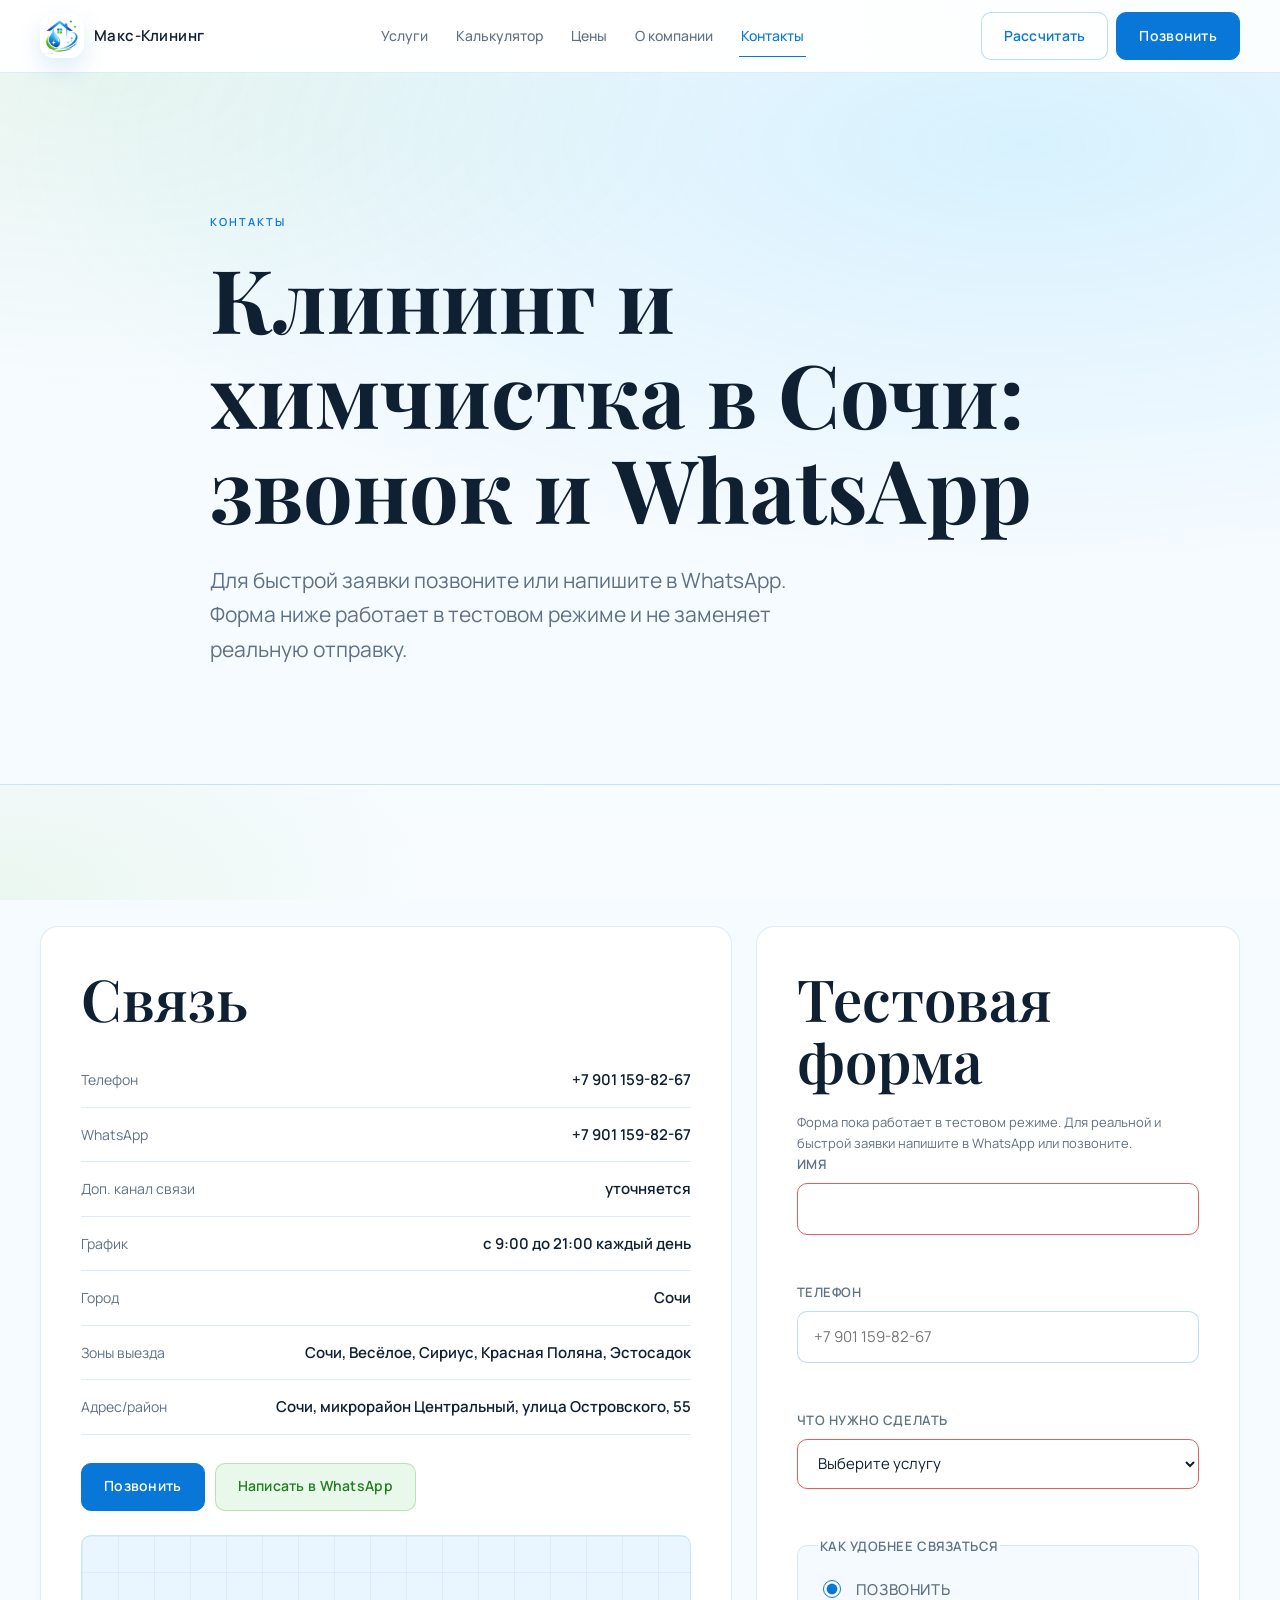
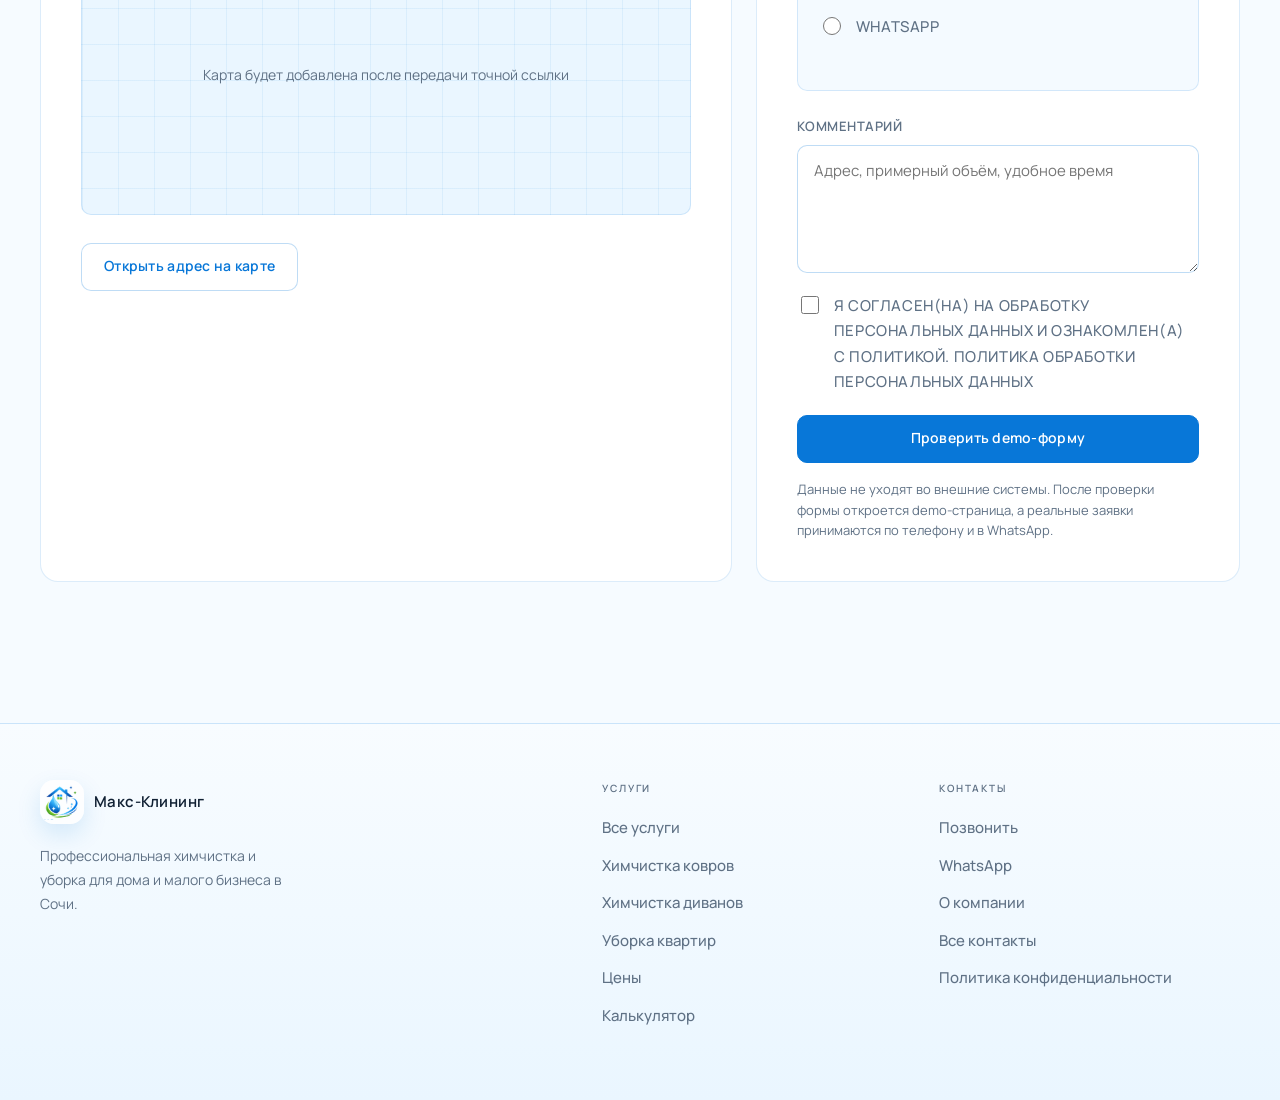
<file: contacts.html>
<!DOCTYPE html>
<html lang="ru">
  <head>
    <meta charset="utf-8">
    <meta name="viewport" content="width=device-width, initial-scale=1">
    <title>Контакты Макс-Клининг в Сочи — заявка, телефон, WhatsApp</title>
    <meta name="description" content="Контакты Макс-Клининг в Сочи: телефон и WhatsApp +7 901 159-82-67, график с 9:00 до 21:00 каждый день, адрес Островского, 55.">
    <meta property="og:title" content="Контакты Макс-Клининг в Сочи">
    <meta property="og:description" content="Оставьте заявку, позвоните или напишите в WhatsApp для расчёта стоимости клининга в Сочи.">
    <meta property="og:type" content="website">
    <meta property="og:image" content="https://kiril26022008-a11y.github.io/max-cleaning/assets/img/team-apartment-web.jpg">
    <link rel="preconnect" href="https://fonts.googleapis.com">
    <link rel="preconnect" href="https://fonts.gstatic.com" crossorigin>
    <link href="https://fonts.googleapis.com/css2?family=Manrope:wght@400;500;600&family=Playfair+Display:ital,wght@0,600;0,700;1,600&display=swap" rel="stylesheet">
    <link rel="stylesheet" href="assets/css/styles.css">
    <link rel="icon" href="favicon.svg" type="image/svg+xml">
    <link rel="manifest" href="site.webmanifest">
  </head>
  <body>
    <a class="skip-link" href="#main">Перейти к содержимому</a>

    <header class="site-header" data-header>
      <div class="container header-inner">
        <a class="brand" href="index.html" aria-label="Макс-Клининг на главную">
          <img class="brand-mark" src="assets/img/logo-mark-web.png" alt="" width="64" height="64" aria-hidden="true"><span class="brand-text">Макс-Клининг</span>
        </a>
        <button class="menu-toggle" type="button" aria-label="Открыть меню" aria-expanded="false" aria-controls="primary-navigation" data-menu-toggle>
          <span></span><span></span><span></span>
        </button>
        <nav class="site-nav" id="primary-navigation" aria-label="Основная навигация" data-nav>
          <a href="services.html">Услуги</a>
          <a href="calculator.html">Калькулятор</a>
          <a href="prices.html">Цены</a>
          <a href="about.html">О компании</a>
          <a href="contacts.html">Контакты</a>
        </nav>
        <div class="header-actions">
          <a class="btn btn-secondary" href="calculator.html">Рассчитать</a>
          <a class="btn btn-primary" href="tel:+79011598267" data-contact-phone data-contact-phone-href>Позвонить</a>
        </div>
      </div>
    </header>

    <main id="main">
      <section class="page-hero">
        <div class="container narrow">
          <p class="eyebrow">Контакты</p>
          <h1>Клининг и химчистка в Сочи: звонок и WhatsApp</h1>
          <p class="lead">Для быстрой заявки позвоните или напишите в WhatsApp. Форма ниже работает в тестовом режиме и не заменяет реальную отправку.</p>
        </div>
      </section>

      <section class="section">
        <div class="container contact-layout">
          <div class="contact-card" data-reveal>
            <h2>Связь</h2>
            <div class="service-meta">
              <div><span>Телефон</span><strong data-contact-phone>+7 901 159-82-67</strong></div>
              <div><span>WhatsApp</span><strong data-contact-whatsapp>+7 901 159-82-67</strong></div>
              <div><span>Доп. канал связи</span><strong>уточняется</strong></div>
              <div><span>График</span><strong>с 9:00 до 21:00 каждый день</strong></div>
              <div><span>Город</span><strong>Сочи</strong></div>
              <div><span>Зоны выезда</span><strong>Сочи, Весёлое, Сириус, Красная Поляна, Эстосадок</strong></div>
              <div><span>Адрес/район</span><strong>Сочи, микрорайон Центральный, улица Островского, 55</strong></div>
            </div>
            <div class="contact-actions">
              <a class="btn btn-primary" href="tel:+79011598267" data-contact-phone data-contact-phone-href>Позвонить</a>
              <a class="btn btn-secondary" href="https://wa.me/79011598267?text=%D0%97%D0%B4%D1%80%D0%B0%D0%B2%D1%81%D1%82%D0%B2%D1%83%D0%B9%D1%82%D0%B5%21%20%D0%A5%D0%BE%D1%87%D1%83%20%D1%83%D0%B7%D0%BD%D0%B0%D1%82%D1%8C%20%D1%81%D1%82%D0%BE%D0%B8%D0%BC%D0%BE%D1%81%D1%82%D1%8C%20%D1%83%D1%81%D0%BB%D1%83%D0%B3%D0%B8%20%D0%9C%D0%B0%D0%BA%D1%81-%D0%9A%D0%BB%D0%B8%D0%BD%D0%B8%D0%BD%D0%B3%20%D0%B2%20%D0%A1%D0%BE%D1%87%D0%B8." data-contact-whatsapp-href data-whatsapp-message="Здравствуйте! Хочу узнать стоимость услуги Макс-Клининг в Сочи.">Написать в WhatsApp</a>
            </div>
            <div class="map-placeholder" role="img" aria-label="Заглушка карты зоны выезда">
              <span>Карта будет добавлена после передачи точной ссылки</span>
            </div>
            <div class="cta-actions">
              <a class="btn btn-secondary" href="https://yandex.ru/maps/?text=Сочи%2C%20микрорайон%20Центральный%2C%20улица%20Островского%2C%2055">Открыть адрес на карте</a>
            </div>
          </div>

          <form class="form-panel" id="contact-lead-form" data-lead-form data-form-id="contacts-main" novalidate data-reveal>
            <h2>Тестовая форма</h2>
            <p class="form-note">Форма пока работает в тестовом режиме. Для реальной и быстрой заявки напишите в WhatsApp или позвоните.</p>
            <div class="form-field">
              <label for="lead-name">Имя</label>
              <input id="lead-name" name="name" type="text" autocomplete="name" required minlength="2" aria-describedby="lead-name-error">
              <span class="field-error" id="lead-name-error" data-error-for="lead-name" aria-live="polite"></span>
            </div>
            <div class="form-field">
              <label for="lead-phone">Телефон</label>
              <input id="lead-phone" name="phone" type="tel" autocomplete="tel" inputmode="tel" required placeholder="+7 901 159-82-67" aria-describedby="lead-phone-error">
              <span class="field-error" id="lead-phone-error" data-error-for="lead-phone" aria-live="polite"></span>
            </div>
            <div class="form-field">
              <label for="lead-service">Что нужно сделать</label>
              <select id="lead-service" name="service" required aria-describedby="lead-service-error">
                <option value="">Выберите услугу</option>
                <option>Химчистка ковров</option>
                <option>Химчистка ковролина</option>
                <option>Химчистка дивана</option>
                <option>Химчистка матраса</option>
                <option>Химчистка кресла</option>
                <option>Уборка квартиры</option>
                <option>Уборка офиса</option>
                <option>Генеральная уборка</option>
                <option>Уборка после ремонта</option>
                <option>Мытьё окон</option>
              </select>
              <span class="field-error" id="lead-service-error" data-error-for="lead-service" aria-live="polite"></span>
            </div>
            <fieldset class="option-group">
              <legend>Как удобнее связаться</legend>
              <label class="check-option"><input type="radio" name="preferredContactMethod" value="phone" required checked> <span>Позвонить</span></label>
              <label class="check-option"><input type="radio" name="preferredContactMethod" value="whatsapp" required> <span>WhatsApp</span></label>
              <span class="field-error" data-error-for="preferredContactMethod" aria-live="polite"></span>
            </fieldset>
            <div class="form-field">
              <label for="lead-message">Комментарий</label>
              <textarea id="lead-message" name="message" rows="4" placeholder="Адрес, примерный объём, удобное время"></textarea>
            </div>
            <label class="check-option consent">
              <input id="lead-consent" type="checkbox" name="consent" required aria-describedby="lead-consent-error">
              <span data-consent-text>Я согласен(на) на обработку персональных данных и ознакомлен(а) с <a href="privacy.html">политикой</a>.</span>
            </label>
            <span class="field-error" id="lead-consent-error" data-error-for="lead-consent" aria-live="polite"></span>
            <button class="btn btn-primary" type="submit" style="margin-top:20px;width:100%">Проверить demo-форму</button>
            <p class="form-note">Данные не уходят во внешние системы. После проверки формы откроется demo-страница, а реальные заявки принимаются по телефону и в WhatsApp.</p>
          </form>
        </div>
      </section>
    </main>

    <footer class="site-footer" id="contacts-placeholder">
      <div class="container footer-grid">
        <div>
          <a class="brand" href="index.html">
            <img class="brand-mark" src="assets/img/logo-mark-web.png" alt="" width="64" height="64" aria-hidden="true"><span class="brand-text">Макс-Клининг</span>
          </a>
          <p>Профессиональная химчистка и уборка для дома и малого бизнеса в Сочи.</p>
        </div>
        <nav aria-label="Навигация в подвале">
          <span class="footer-section-label">Услуги</span>
          <a href="services.html">Все услуги</a>
          <a href="service-carpet-cleaning.html">Химчистка ковров</a>
          <a href="service-sofa-cleaning.html">Химчистка диванов</a>
          <a href="service-apartment-cleaning.html">Уборка квартир</a>
          <a href="prices.html">Цены</a>
          <a href="calculator.html">Калькулятор</a>
        </nav>
        <div class="footer-contacts">
          <span class="footer-section-label">Контакты</span>
          <a href="tel:+79011598267" data-contact-phone data-contact-phone-href>Позвонить</a>
          <a href="https://wa.me/79011598267?text=%D0%97%D0%B4%D1%80%D0%B0%D0%B2%D1%81%D1%82%D0%B2%D1%83%D0%B9%D1%82%D0%B5%21%20%D0%A5%D0%BE%D1%87%D1%83%20%D1%83%D0%B7%D0%BD%D0%B0%D1%82%D1%8C%20%D1%81%D1%82%D0%BE%D0%B8%D0%BC%D0%BE%D1%81%D1%82%D1%8C%20%D1%83%D1%81%D0%BB%D1%83%D0%B3%D0%B8%20%D0%9C%D0%B0%D0%BA%D1%81-%D0%9A%D0%BB%D0%B8%D0%BD%D0%B8%D0%BD%D0%B3%20%D0%B2%20%D0%A1%D0%BE%D1%87%D0%B8." data-contact-whatsapp-href data-whatsapp-message="Здравствуйте! Хочу узнать стоимость услуги Макс-Клининг в Сочи.">WhatsApp</a>
          <a href="about.html">О компании</a>
          <a href="contacts.html">Все контакты</a>
          <a href="privacy.html">Политика конфиденциальности</a>
        </div>
      </div>
    </footer>

    <div class="mobile-cta-bar" aria-label="Быстрая связь">
      <a class="btn btn-primary" href="tel:+79011598267" data-contact-phone data-contact-phone-href>Позвонить</a>
      <a class="btn btn-secondary" href="https://wa.me/79011598267?text=%D0%97%D0%B4%D1%80%D0%B0%D0%B2%D1%81%D1%82%D0%B2%D1%83%D0%B9%D1%82%D0%B5%21%20%D0%A5%D0%BE%D1%87%D1%83%20%D1%83%D0%B7%D0%BD%D0%B0%D1%82%D1%8C%20%D1%81%D1%82%D0%BE%D0%B8%D0%BC%D0%BE%D1%81%D1%82%D1%8C%20%D1%83%D1%81%D0%BB%D1%83%D0%B3%D0%B8%20%D0%9C%D0%B0%D0%BA%D1%81-%D0%9A%D0%BB%D0%B8%D0%BD%D0%B8%D0%BD%D0%B3%20%D0%B2%20%D0%A1%D0%BE%D1%87%D0%B8." data-contact-whatsapp-href data-whatsapp-message="Здравствуйте! Хочу узнать стоимость услуги Макс-Клининг в Сочи.">WhatsApp</a>
    </div>

    <script src="assets/js/site-config.js"></script>
    <script src="assets/js/main.js"></script>
    <script src="assets/js/forms.js"></script>
  </body>
</html>
</file>
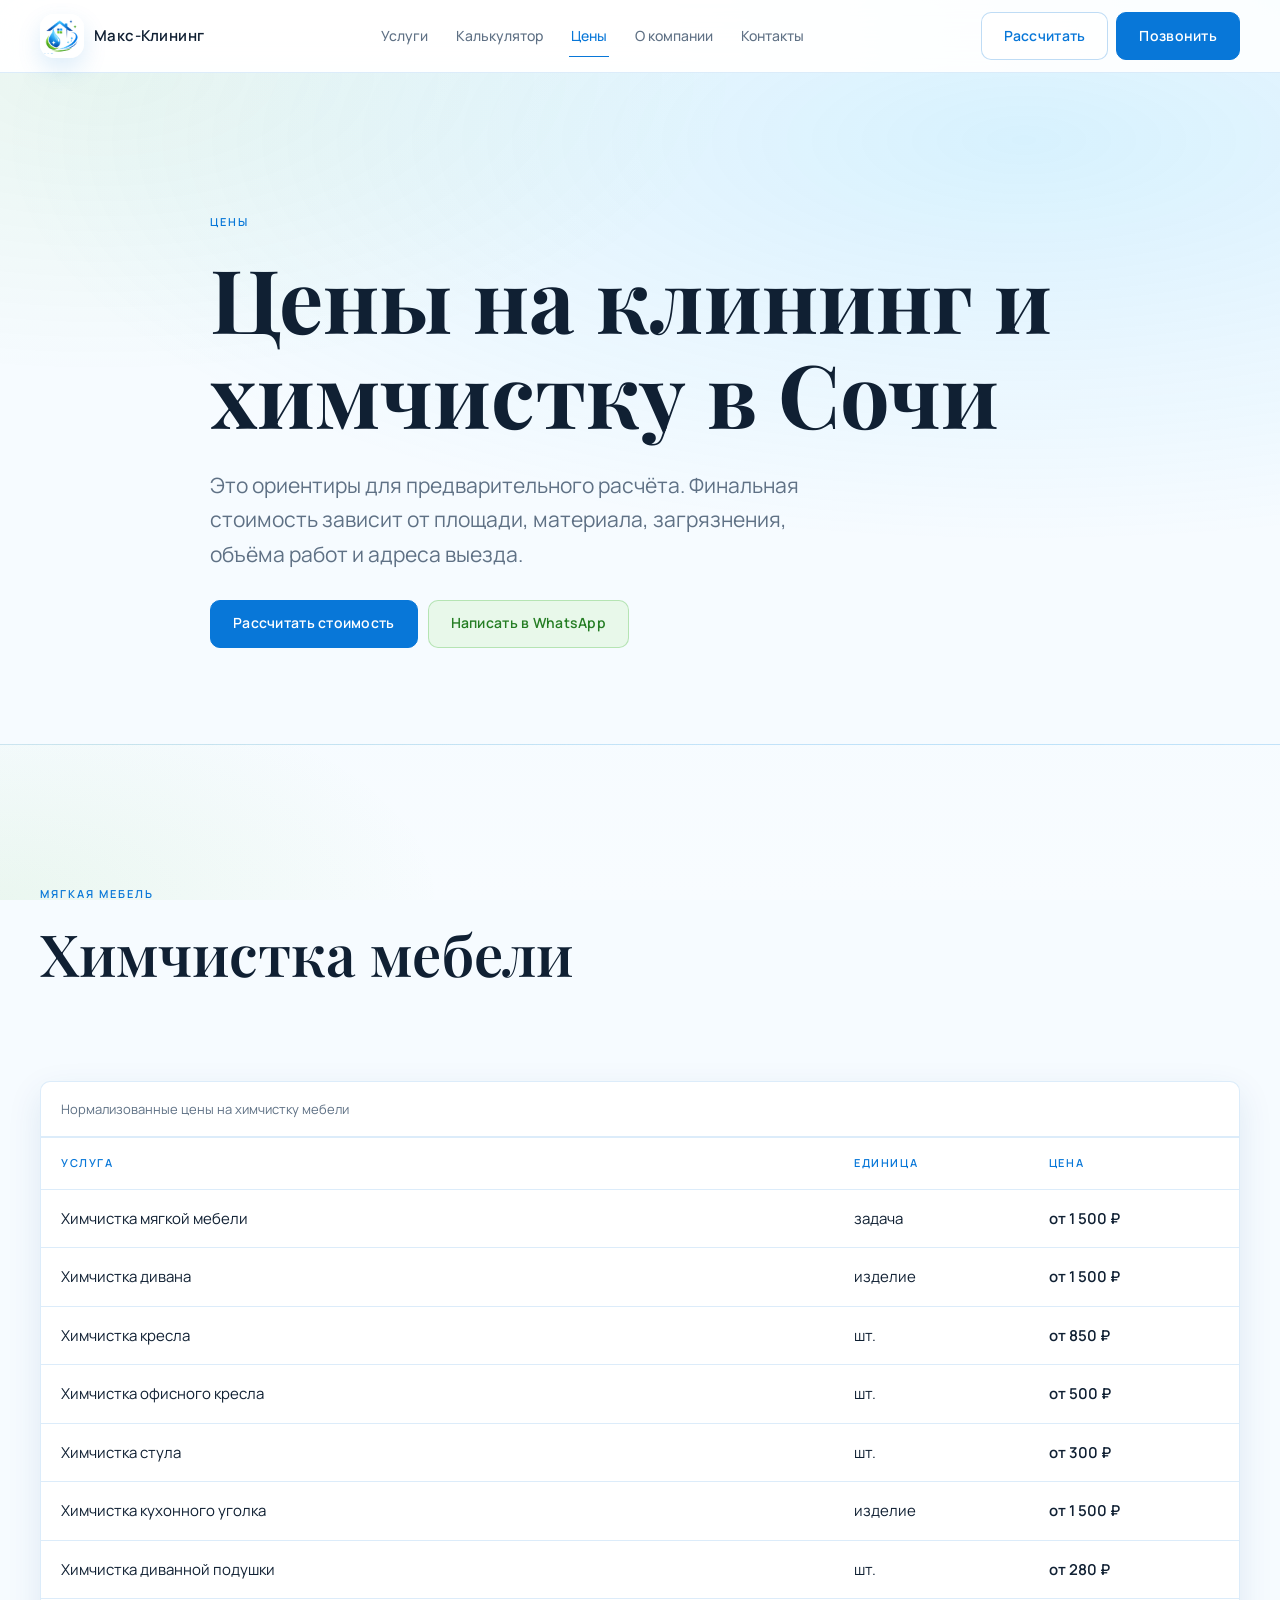
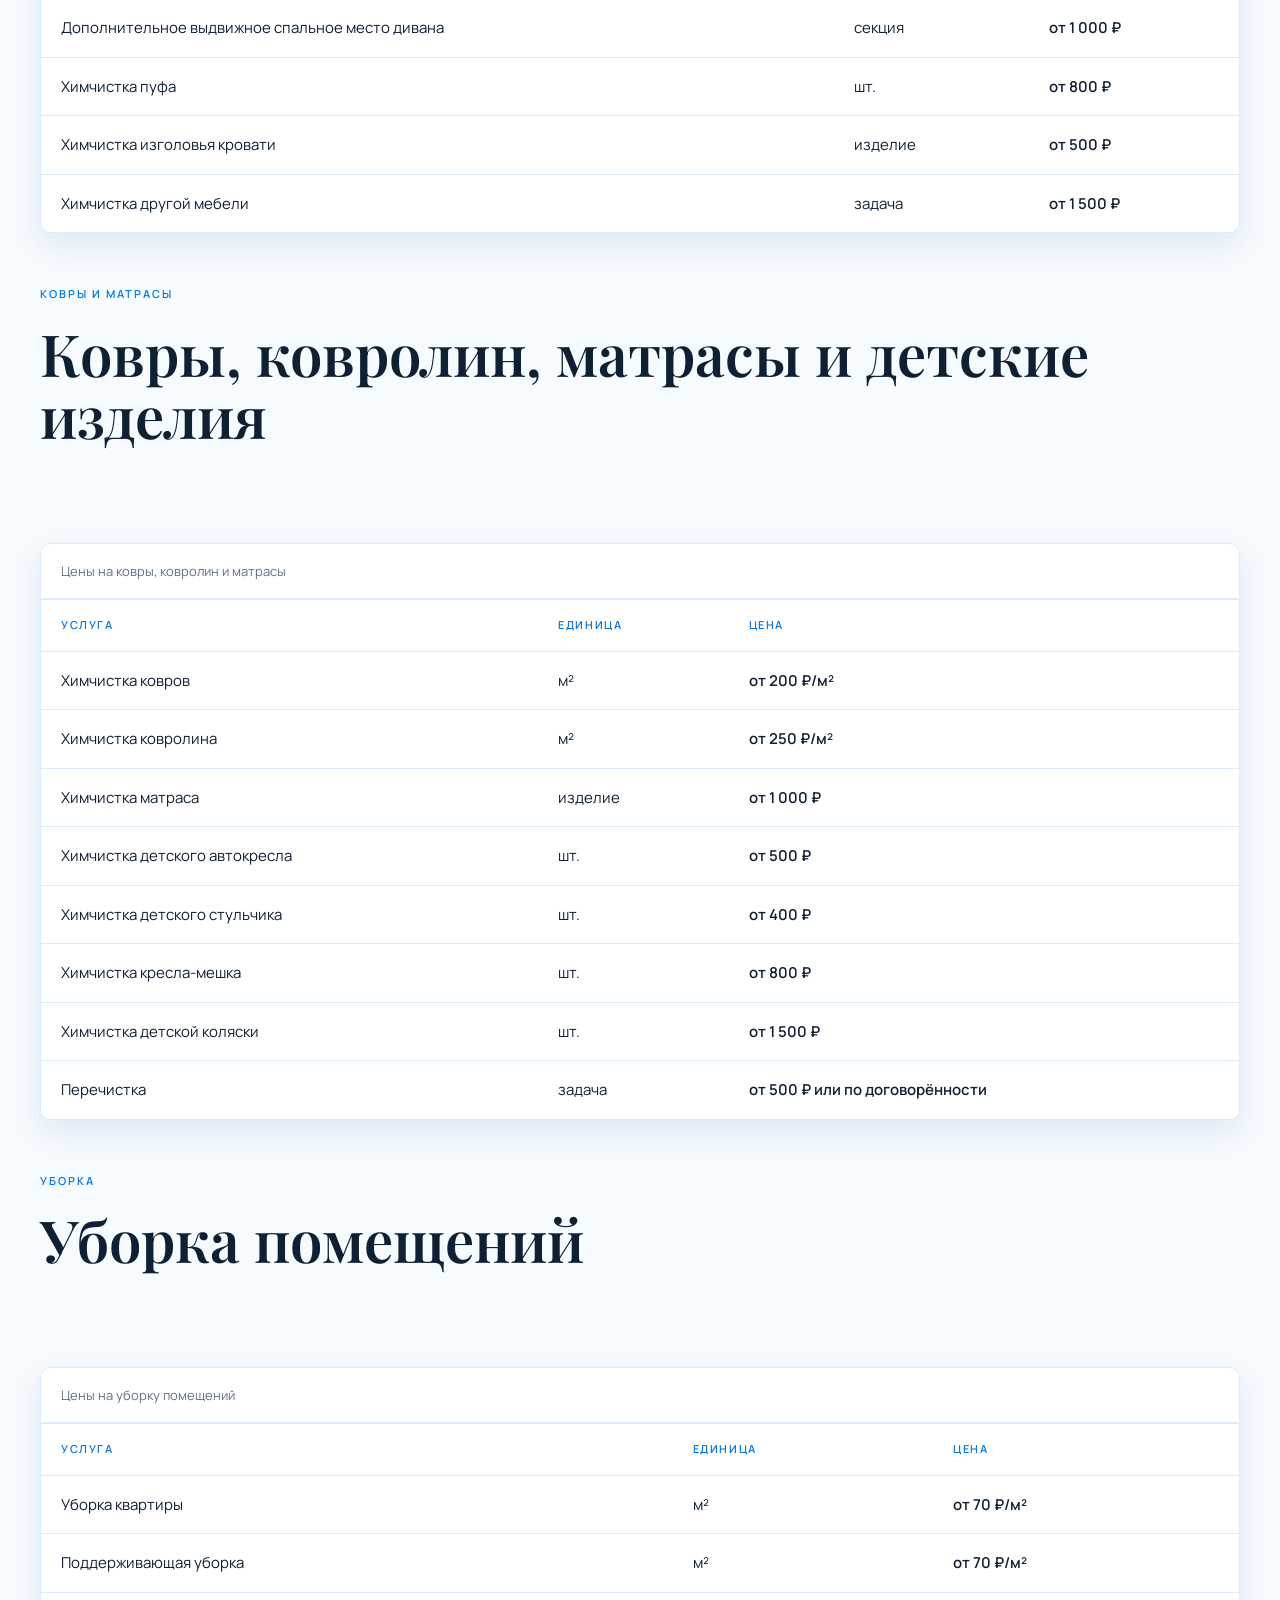
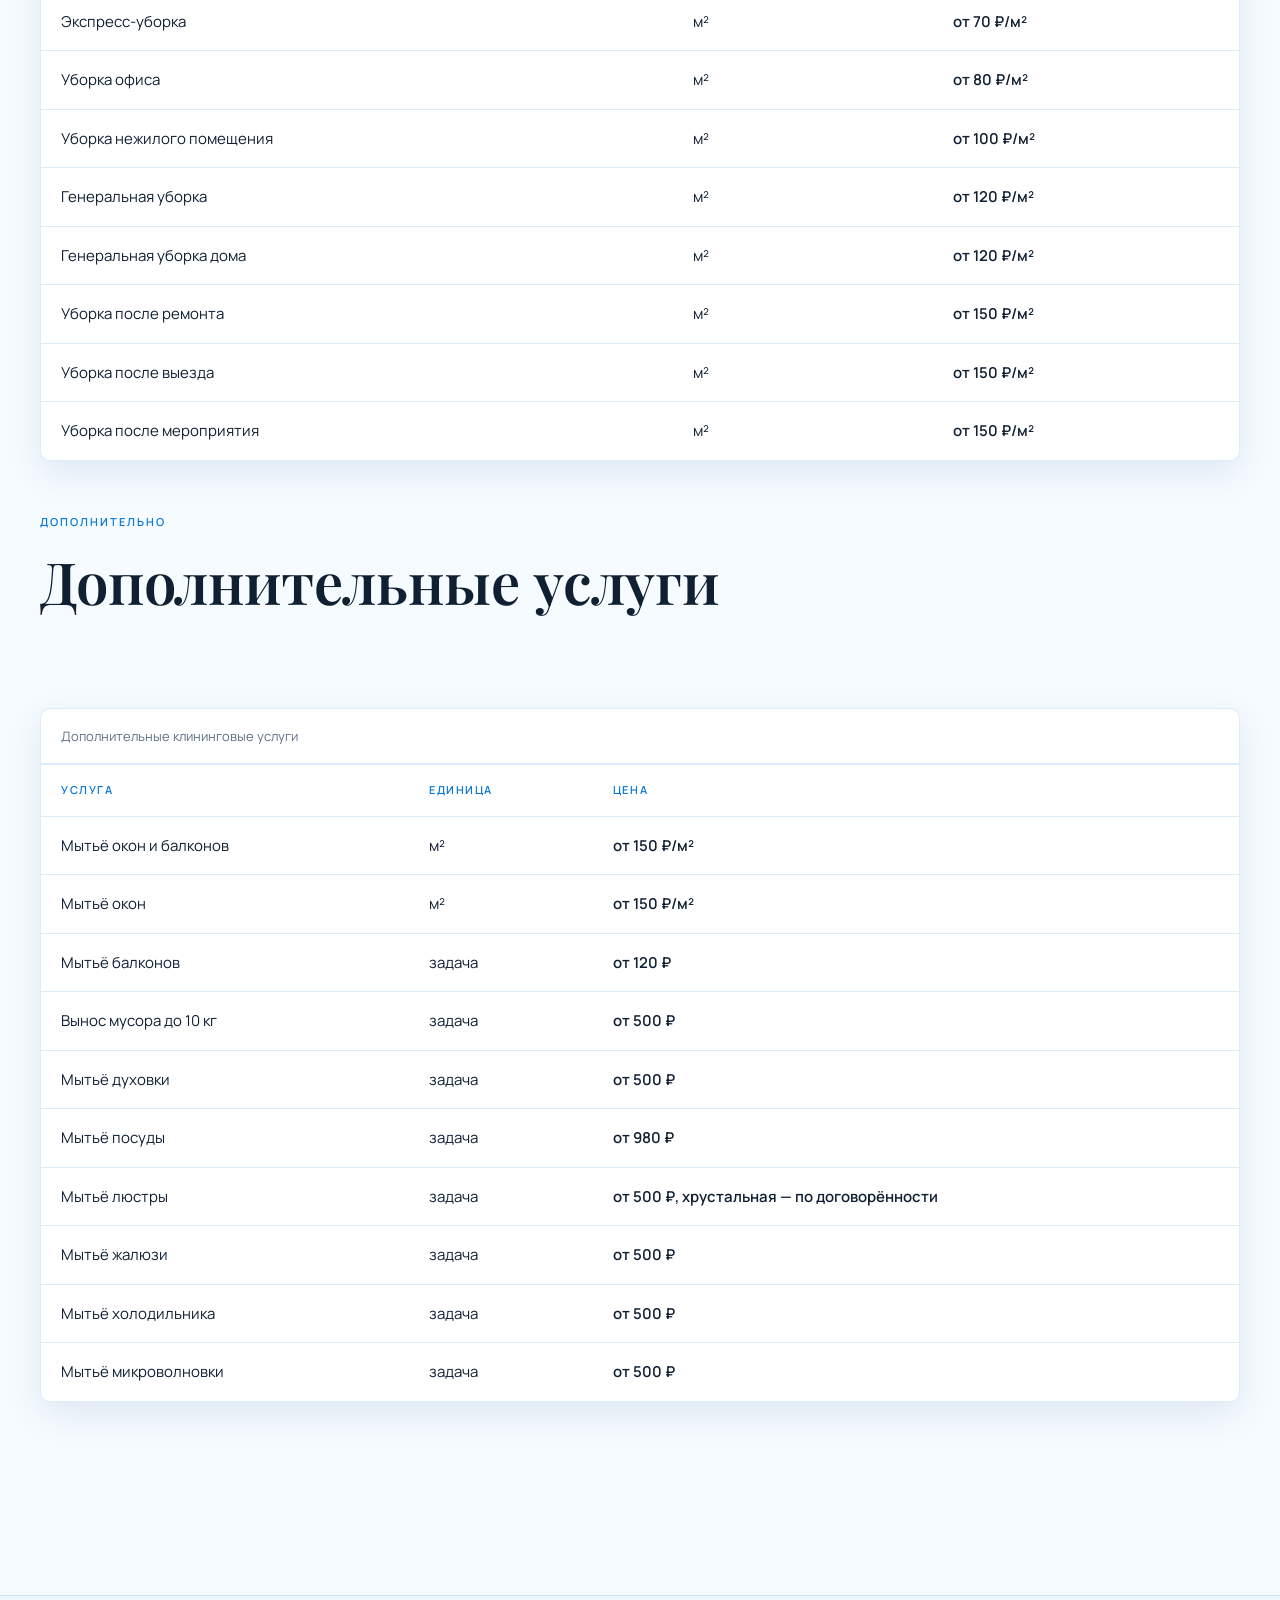
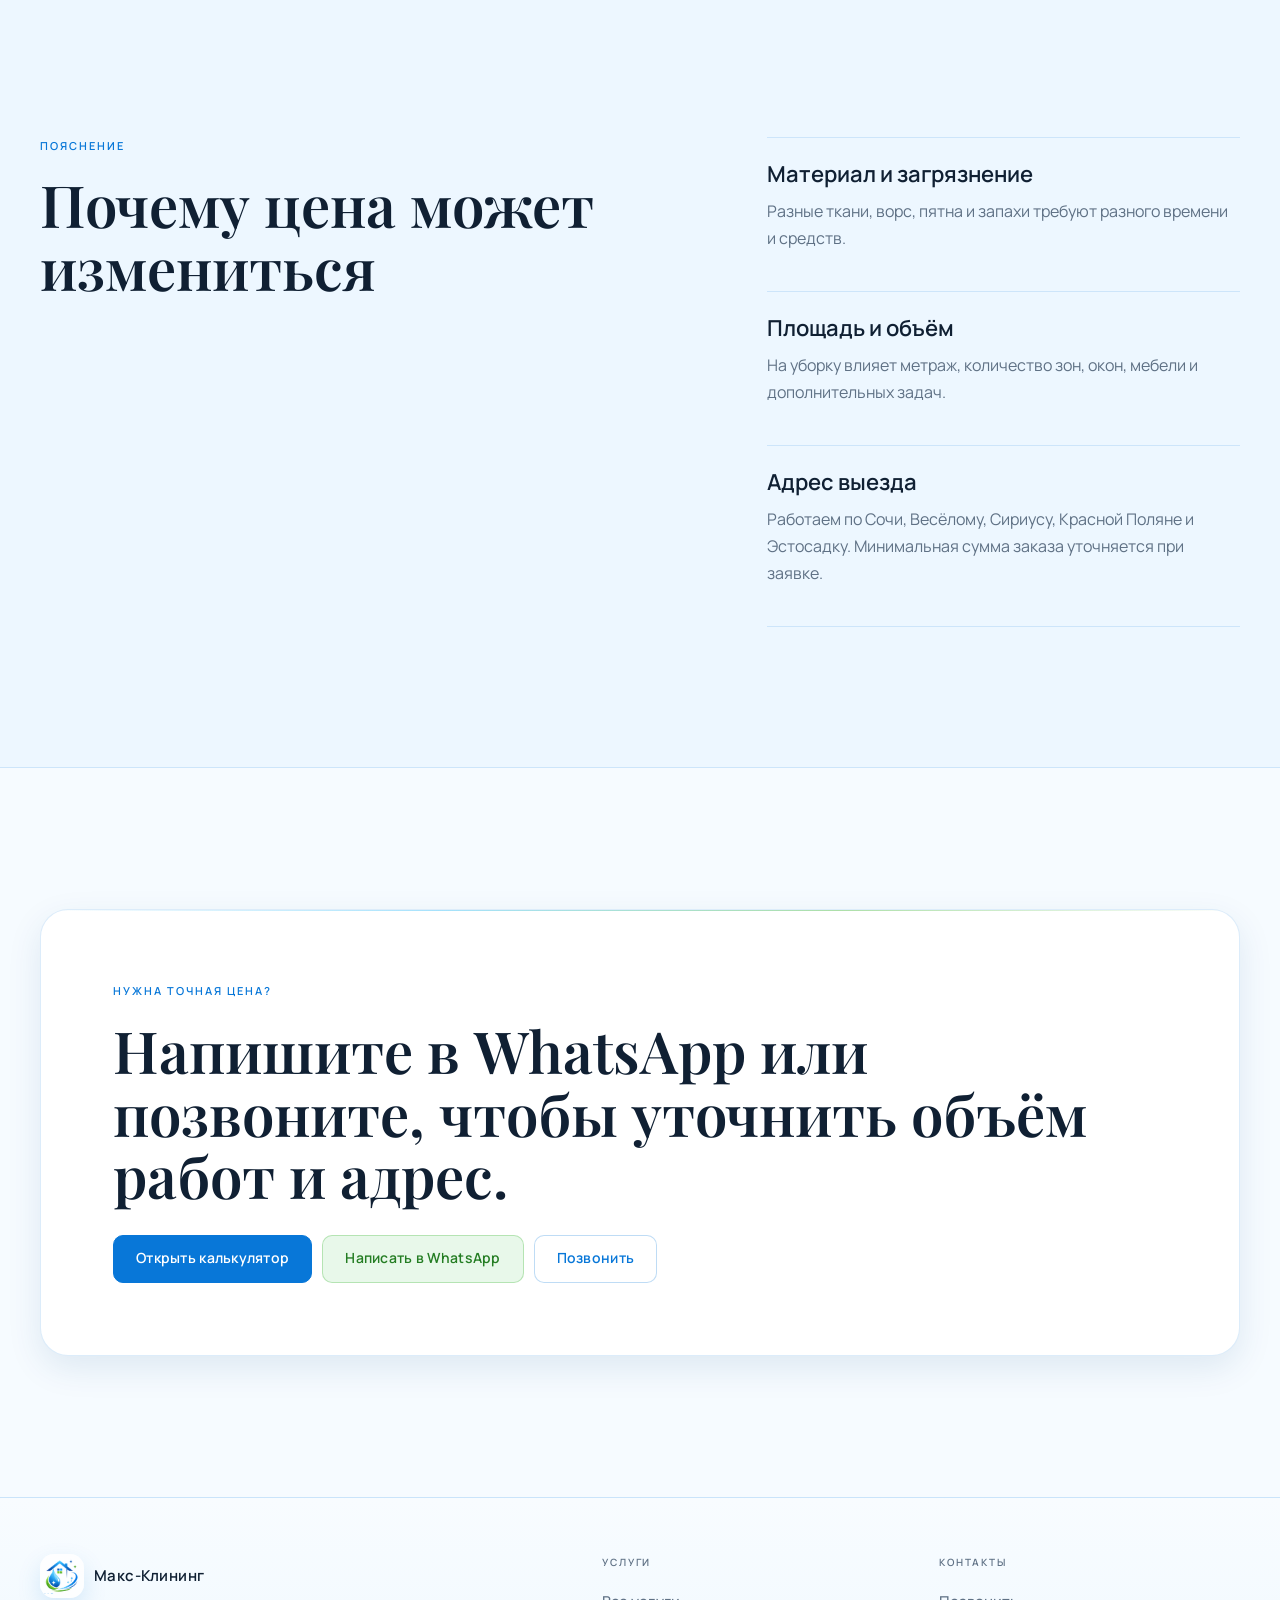
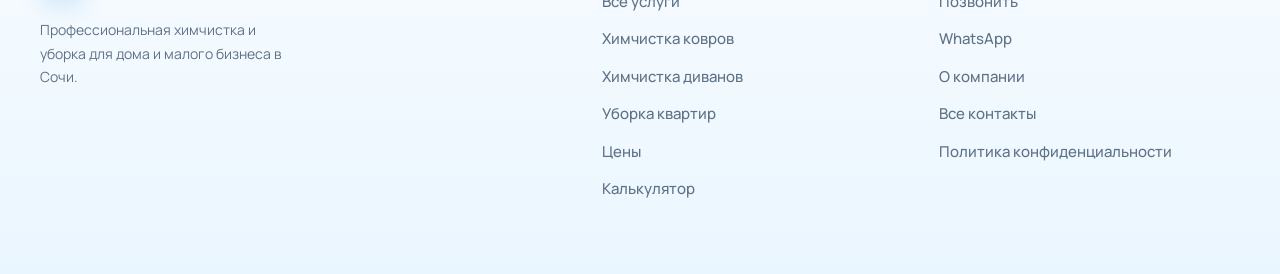
<file: prices.html>
<!DOCTYPE html>
<html lang="ru">
  <head>
    <meta charset="utf-8">
    <meta name="viewport" content="width=device-width, initial-scale=1">
    <title>Цены на клининг и химчистку в Сочи — Макс-Клининг</title>
    <meta name="description" content="Нормализованные цены Макс-Клининг в Сочи: химчистка мебели, ковров, матрасов, уборка квартир и офисов. Финальная стоимость зависит от объёма и адреса выезда.">
    <meta property="og:title" content="Цены на клининг и химчистку в Сочи — Макс-Клининг">
    <meta property="og:description" content="Посмотрите ориентиры цен и получите точный расчёт по телефону или WhatsApp.">
    <meta property="og:type" content="website">
    <meta property="og:image" content="https://kiril26022008-a11y.github.io/max-cleaning/assets/img/team-apartment-web.jpg">
    <link rel="preconnect" href="https://fonts.googleapis.com">
    <link rel="preconnect" href="https://fonts.gstatic.com" crossorigin>
    <link href="https://fonts.googleapis.com/css2?family=Manrope:wght@400;500;600&family=Playfair+Display:ital,wght@0,600;0,700;1,600&display=swap" rel="stylesheet">
    <link rel="stylesheet" href="assets/css/styles.css">
    <link rel="icon" href="favicon.svg" type="image/svg+xml">
    <link rel="manifest" href="site.webmanifest">
  </head>
  <body>
    <a class="skip-link" href="#main">Перейти к содержимому</a>

    <header class="site-header" data-header>
      <div class="container header-inner">
        <a class="brand" href="index.html" aria-label="Макс-Клининг на главную">
          <img class="brand-mark" src="assets/img/logo-mark-web.png" alt="" width="64" height="64" aria-hidden="true"><span class="brand-text">Макс-Клининг</span>
        </a>
        <button class="menu-toggle" type="button" aria-label="Открыть меню" aria-expanded="false" aria-controls="primary-navigation" data-menu-toggle>
          <span></span><span></span><span></span>
        </button>
        <nav class="site-nav" id="primary-navigation" aria-label="Основная навигация" data-nav>
          <a href="services.html">Услуги</a>
          <a href="calculator.html">Калькулятор</a>
          <a href="prices.html">Цены</a>
          <a href="about.html">О компании</a>
          <a href="contacts.html">Контакты</a>
        </nav>
        <div class="header-actions">
          <a class="btn btn-secondary" href="calculator.html">Рассчитать</a>
          <a class="btn btn-primary" href="tel:+79011598267" data-contact-phone data-contact-phone-href>Позвонить</a>
        </div>
      </div>
    </header>

    <main id="main">
      <section class="page-hero">
        <div class="container narrow">
          <p class="eyebrow">Цены</p>
          <h1>Цены на клининг и химчистку в Сочи</h1>
          <p class="lead">Это ориентиры для предварительного расчёта. Финальная стоимость зависит от площади, материала, загрязнения, объёма работ и адреса выезда.</p>
          <div class="cta-actions">
            <a class="btn btn-primary" href="calculator.html">Рассчитать стоимость</a>
            <a class="btn btn-secondary" href="https://wa.me/79011598267?text=%D0%97%D0%B4%D1%80%D0%B0%D0%B2%D1%81%D1%82%D0%B2%D1%83%D0%B9%D1%82%D0%B5%21%20%D0%A5%D0%BE%D1%87%D1%83%20%D1%83%D0%B7%D0%BD%D0%B0%D1%82%D1%8C%20%D1%81%D1%82%D0%BE%D0%B8%D0%BC%D0%BE%D1%81%D1%82%D1%8C%20%D1%83%D1%81%D0%BB%D1%83%D0%B3%D0%B8%20%D0%9C%D0%B0%D0%BA%D1%81-%D0%9A%D0%BB%D0%B8%D0%BD%D0%B8%D0%BD%D0%B3%20%D0%B2%20%D0%A1%D0%BE%D1%87%D0%B8." data-contact-whatsapp-href data-whatsapp-message="Здравствуйте! Хочу узнать стоимость услуги Макс-Клининг в Сочи.">Написать в WhatsApp</a>
          </div>
        </div>
      </section>

      <section class="section">
        <div class="container">
          <div class="price-section" data-reveal>
            <div class="section-head">
              <p class="eyebrow">Мягкая мебель</p>
              <h2>Химчистка мебели</h2>
            </div>
            <div class="table-wrap">
              <table>
                <caption>Нормализованные цены на химчистку мебели</caption>
                <thead>
                  <tr>
                    <th scope="col">Услуга</th>
                    <th scope="col">Единица</th>
                    <th scope="col">Цена</th>
                  </tr>
                </thead>
                <tbody>
                  <tr><td><a href="service-sofa-cleaning.html">Химчистка мягкой мебели</a></td><td>задача</td><td>от 1 500 ₽</td></tr>
                  <tr><td>Химчистка дивана</td><td>изделие</td><td>от 1 500 ₽</td></tr>
                  <tr><td><a href="service-chair-cleaning.html">Химчистка кресла</a></td><td>шт.</td><td>от 850 ₽</td></tr>
                  <tr><td>Химчистка офисного кресла</td><td>шт.</td><td>от 500 ₽</td></tr>
                  <tr><td>Химчистка стула</td><td>шт.</td><td>от 300 ₽</td></tr>
                  <tr><td>Химчистка кухонного уголка</td><td>изделие</td><td>от 1 500 ₽</td></tr>
                  <tr><td>Химчистка диванной подушки</td><td>шт.</td><td>от 280 ₽</td></tr>
                  <tr><td>Дополнительное выдвижное спальное место дивана</td><td>секция</td><td>от 1 000 ₽</td></tr>
                  <tr><td>Химчистка пуфа</td><td>шт.</td><td>от 800 ₽</td></tr>
                  <tr><td>Химчистка изголовья кровати</td><td>изделие</td><td>от 500 ₽</td></tr>
                  <tr><td>Химчистка другой мебели</td><td>задача</td><td>от 1 500 ₽</td></tr>
                </tbody>
              </table>
            </div>
          </div>

          <div class="price-section" data-reveal>
            <div class="section-head">
              <p class="eyebrow">Ковры и матрасы</p>
              <h2>Ковры, ковролин, матрасы и детские изделия</h2>
            </div>
            <div class="table-wrap">
              <table>
                <caption>Цены на ковры, ковролин и матрасы</caption>
                <thead>
                  <tr>
                    <th scope="col">Услуга</th>
                    <th scope="col">Единица</th>
                    <th scope="col">Цена</th>
                  </tr>
                </thead>
                <tbody>
                  <tr><td><a href="service-carpet-cleaning.html">Химчистка ковров</a></td><td>м²</td><td>от 200 ₽/м²</td></tr>
                  <tr><td>Химчистка ковролина</td><td>м²</td><td>от 250 ₽/м²</td></tr>
                  <tr><td><a href="service-mattress-cleaning.html">Химчистка матраса</a></td><td>изделие</td><td>от 1 000 ₽</td></tr>
                  <tr><td>Химчистка детского автокресла</td><td>шт.</td><td>от 500 ₽</td></tr>
                  <tr><td>Химчистка детского стульчика</td><td>шт.</td><td>от 400 ₽</td></tr>
                  <tr><td>Химчистка кресла-мешка</td><td>шт.</td><td>от 800 ₽</td></tr>
                  <tr><td>Химчистка детской коляски</td><td>шт.</td><td>от 1 500 ₽</td></tr>
                  <tr><td>Перечистка</td><td>задача</td><td>от 500 ₽ или по договорённости</td></tr>
                </tbody>
              </table>
            </div>
          </div>

          <div class="price-section" data-reveal>
            <div class="section-head">
              <p class="eyebrow">Уборка</p>
              <h2>Уборка помещений</h2>
            </div>
            <div class="table-wrap">
              <table>
                <caption>Цены на уборку помещений</caption>
                <thead>
                  <tr>
                    <th scope="col">Услуга</th>
                    <th scope="col">Единица</th>
                    <th scope="col">Цена</th>
                  </tr>
                </thead>
                <tbody>
                  <tr><td><a href="service-apartment-cleaning.html">Уборка квартиры</a></td><td>м²</td><td>от 70 ₽/м²</td></tr>
                  <tr><td>Поддерживающая уборка</td><td>м²</td><td>от 70 ₽/м²</td></tr>
                  <tr><td>Экспресс-уборка</td><td>м²</td><td>от 70 ₽/м²</td></tr>
                  <tr><td><a href="service-office-cleaning.html">Уборка офиса</a></td><td>м²</td><td>от 80 ₽/м²</td></tr>
                  <tr><td>Уборка нежилого помещения</td><td>м²</td><td>от 100 ₽/м²</td></tr>
                  <tr><td>Генеральная уборка</td><td>м²</td><td>от 120 ₽/м²</td></tr>
                  <tr><td>Генеральная уборка дома</td><td>м²</td><td>от 120 ₽/м²</td></tr>
                  <tr><td>Уборка после ремонта</td><td>м²</td><td>от 150 ₽/м²</td></tr>
                  <tr><td>Уборка после выезда</td><td>м²</td><td>от 150 ₽/м²</td></tr>
                  <tr><td>Уборка после мероприятия</td><td>м²</td><td>от 150 ₽/м²</td></tr>
                </tbody>
              </table>
            </div>
          </div>

          <div class="price-section" data-reveal>
            <div class="section-head">
              <p class="eyebrow">Дополнительно</p>
              <h2>Дополнительные услуги</h2>
            </div>
            <div class="table-wrap">
              <table>
                <caption>Дополнительные клининговые услуги</caption>
                <thead>
                  <tr>
                    <th scope="col">Услуга</th>
                    <th scope="col">Единица</th>
                    <th scope="col">Цена</th>
                  </tr>
                </thead>
                <tbody>
                  <tr><td>Мытьё окон и балконов</td><td>м²</td><td>от 150 ₽/м²</td></tr>
                  <tr><td>Мытьё окон</td><td>м²</td><td>от 150 ₽/м²</td></tr>
                  <tr><td>Мытьё балконов</td><td>задача</td><td>от 120 ₽</td></tr>
                  <tr><td>Вынос мусора до 10 кг</td><td>задача</td><td>от 500 ₽</td></tr>
                  <tr><td>Мытьё духовки</td><td>задача</td><td>от 500 ₽</td></tr>
                  <tr><td>Мытьё посуды</td><td>задача</td><td>от 980 ₽</td></tr>
                  <tr><td>Мытьё люстры</td><td>задача</td><td>от 500 ₽, хрустальная — по договорённости</td></tr>
                  <tr><td>Мытьё жалюзи</td><td>задача</td><td>от 500 ₽</td></tr>
                  <tr><td>Мытьё холодильника</td><td>задача</td><td>от 500 ₽</td></tr>
                  <tr><td>Мытьё микроволновки</td><td>задача</td><td>от 500 ₽</td></tr>
                </tbody>
              </table>
            </div>
          </div>
        </div>
      </section>

      <section class="section section-muted">
        <div class="container split" data-reveal>
          <div>
            <p class="eyebrow">Пояснение</p>
            <h2>Почему цена может измениться</h2>
          </div>
          <div class="feature-list">
            <div>
              <h3>Материал и загрязнение</h3>
              <p>Разные ткани, ворс, пятна и запахи требуют разного времени и средств.</p>
            </div>
            <div>
              <h3>Площадь и объём</h3>
              <p>На уборку влияет метраж, количество зон, окон, мебели и дополнительных задач.</p>
            </div>
            <div>
              <h3>Адрес выезда</h3>
              <p>Работаем по Сочи, Весёлому, Сириусу, Красной Поляне и Эстосадку. Минимальная сумма заказа уточняется при заявке.</p>
            </div>
          </div>
        </div>
      </section>

      <section class="section final-cta">
        <div class="container" data-reveal>
          <div class="cta-panel">
            <p class="eyebrow">Нужна точная цена?</p>
            <h2>Напишите в WhatsApp или позвоните, чтобы уточнить объём работ и адрес.</h2>
            <div class="cta-actions">
              <a class="btn btn-primary" href="calculator.html">Открыть калькулятор</a>
              <a class="btn btn-secondary" href="https://wa.me/79011598267?text=%D0%97%D0%B4%D1%80%D0%B0%D0%B2%D1%81%D1%82%D0%B2%D1%83%D0%B9%D1%82%D0%B5%21%20%D0%A5%D0%BE%D1%87%D1%83%20%D1%83%D0%B7%D0%BD%D0%B0%D1%82%D1%8C%20%D1%81%D1%82%D0%BE%D0%B8%D0%BC%D0%BE%D1%81%D1%82%D1%8C%20%D1%83%D1%81%D0%BB%D1%83%D0%B3%D0%B8%20%D0%9C%D0%B0%D0%BA%D1%81-%D0%9A%D0%BB%D0%B8%D0%BD%D0%B8%D0%BD%D0%B3%20%D0%B2%20%D0%A1%D0%BE%D1%87%D0%B8." data-contact-whatsapp-href data-whatsapp-message="Здравствуйте! Хочу узнать стоимость услуги Макс-Клининг в Сочи.">Написать в WhatsApp</a>
              <a class="btn btn-secondary" href="tel:+79011598267" data-contact-phone data-contact-phone-href>Позвонить</a>
            </div>
          </div>
        </div>
      </section>
    </main>

    <footer class="site-footer" id="contacts-placeholder">
      <div class="container footer-grid">
        <div>
          <a class="brand" href="index.html">
            <img class="brand-mark" src="assets/img/logo-mark-web.png" alt="" width="64" height="64" aria-hidden="true"><span class="brand-text">Макс-Клининг</span>
          </a>
          <p>Профессиональная химчистка и уборка для дома и малого бизнеса в Сочи.</p>
        </div>
        <nav aria-label="Навигация в подвале">
          <span class="footer-section-label">Услуги</span>
          <a href="services.html">Все услуги</a>
          <a href="service-carpet-cleaning.html">Химчистка ковров</a>
          <a href="service-sofa-cleaning.html">Химчистка диванов</a>
          <a href="service-apartment-cleaning.html">Уборка квартир</a>
          <a href="prices.html">Цены</a>
          <a href="calculator.html">Калькулятор</a>
        </nav>
        <div class="footer-contacts">
          <span class="footer-section-label">Контакты</span>
          <a href="tel:+79011598267" data-contact-phone data-contact-phone-href>Позвонить</a>
          <a href="https://wa.me/79011598267?text=%D0%97%D0%B4%D1%80%D0%B0%D0%B2%D1%81%D1%82%D0%B2%D1%83%D0%B9%D1%82%D0%B5%21%20%D0%A5%D0%BE%D1%87%D1%83%20%D1%83%D0%B7%D0%BD%D0%B0%D1%82%D1%8C%20%D1%81%D1%82%D0%BE%D0%B8%D0%BC%D0%BE%D1%81%D1%82%D1%8C%20%D1%83%D1%81%D0%BB%D1%83%D0%B3%D0%B8%20%D0%9C%D0%B0%D0%BA%D1%81-%D0%9A%D0%BB%D0%B8%D0%BD%D0%B8%D0%BD%D0%B3%20%D0%B2%20%D0%A1%D0%BE%D1%87%D0%B8." data-contact-whatsapp-href data-whatsapp-message="Здравствуйте! Хочу узнать стоимость услуги Макс-Клининг в Сочи.">WhatsApp</a>
          <a href="about.html">О компании</a>
          <a href="contacts.html">Все контакты</a>
          <a href="privacy.html">Политика конфиденциальности</a>
        </div>
      </div>
    </footer>

    <div class="mobile-cta-bar" aria-label="Быстрая связь">
      <a class="btn btn-primary" href="tel:+79011598267" data-contact-phone data-contact-phone-href>Позвонить</a>
      <a class="btn btn-secondary" href="https://wa.me/79011598267?text=%D0%97%D0%B4%D1%80%D0%B0%D0%B2%D1%81%D1%82%D0%B2%D1%83%D0%B9%D1%82%D0%B5%21%20%D0%A5%D0%BE%D1%87%D1%83%20%D1%83%D0%B7%D0%BD%D0%B0%D1%82%D1%8C%20%D1%81%D1%82%D0%BE%D0%B8%D0%BC%D0%BE%D1%81%D1%82%D1%8C%20%D1%83%D1%81%D0%BB%D1%83%D0%B3%D0%B8%20%D0%9C%D0%B0%D0%BA%D1%81-%D0%9A%D0%BB%D0%B8%D0%BD%D0%B8%D0%BD%D0%B3%20%D0%B2%20%D0%A1%D0%BE%D1%87%D0%B8." data-contact-whatsapp-href data-whatsapp-message="Здравствуйте! Хочу узнать стоимость услуги Макс-Клининг в Сочи.">WhatsApp</a>
    </div>

    <script src="assets/js/site-config.js"></script>
    <script src="assets/js/main.js"></script>
  </body>
</html>
</file>
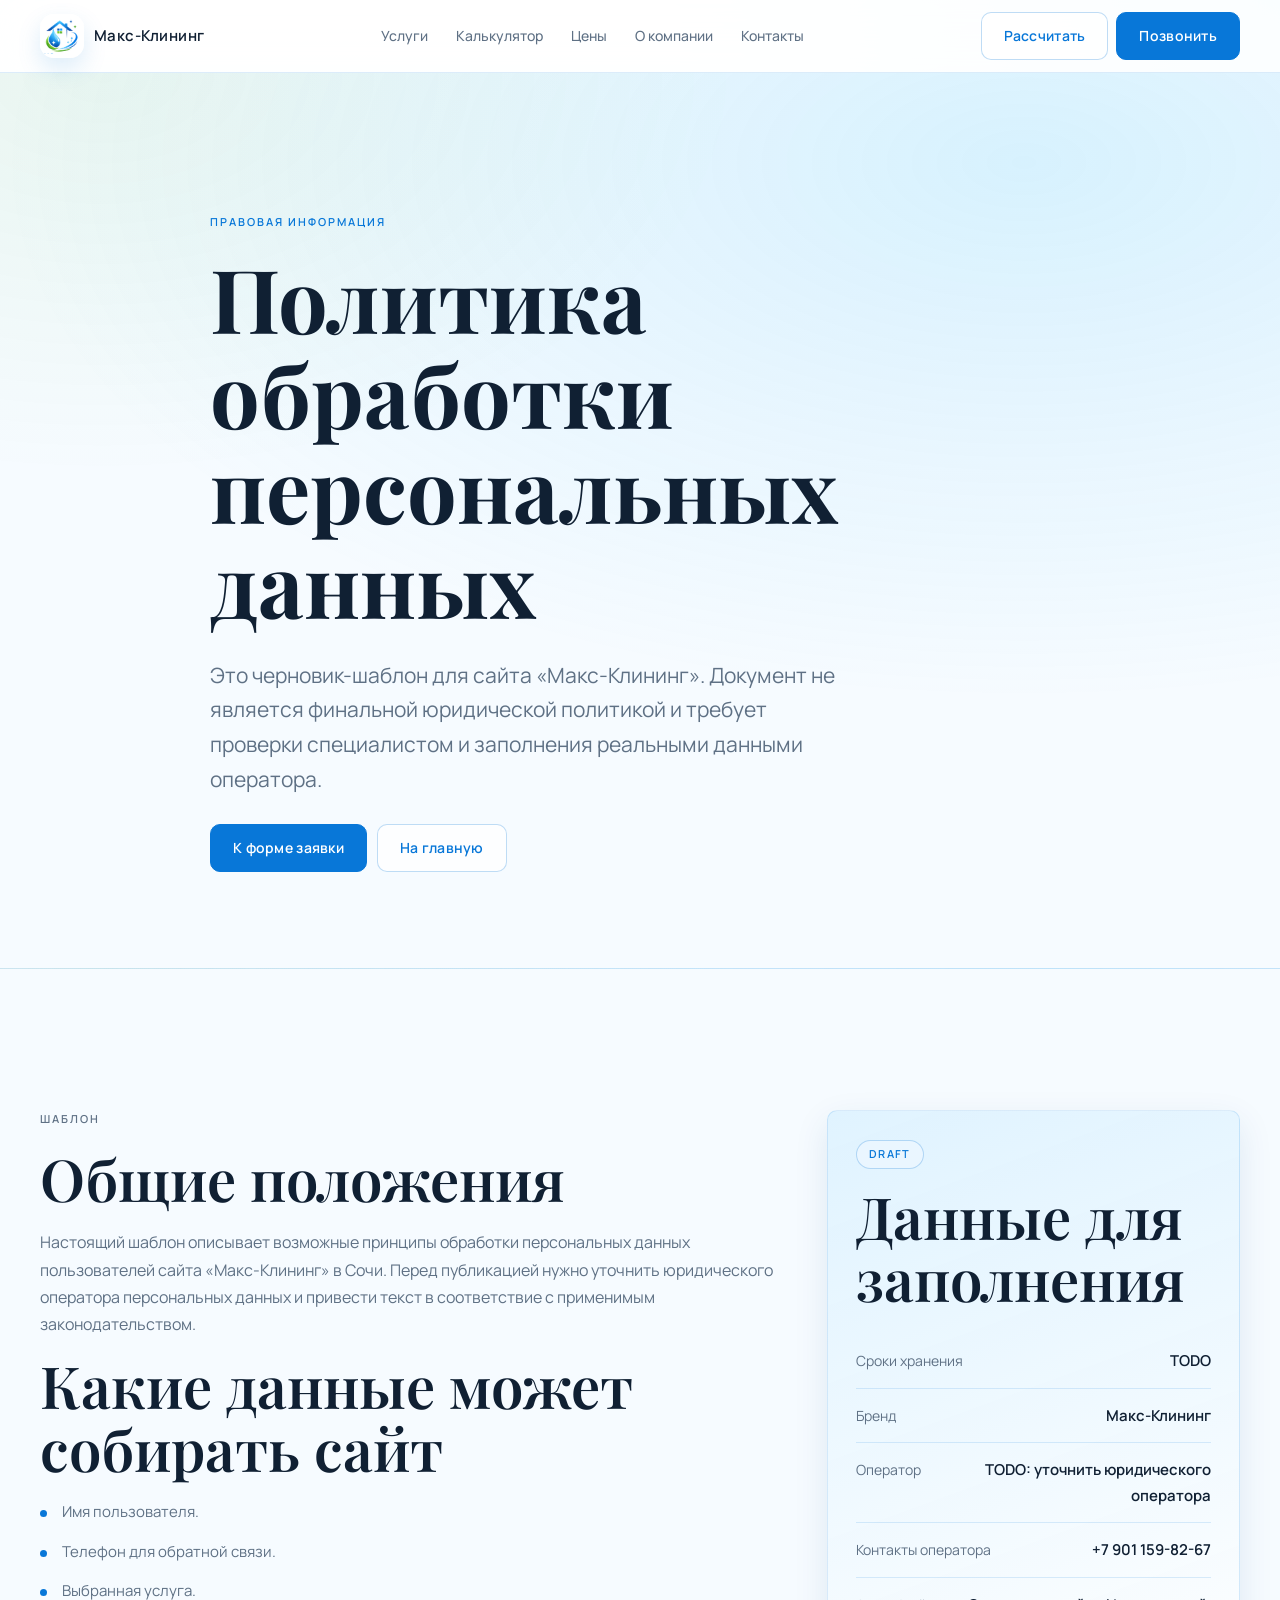
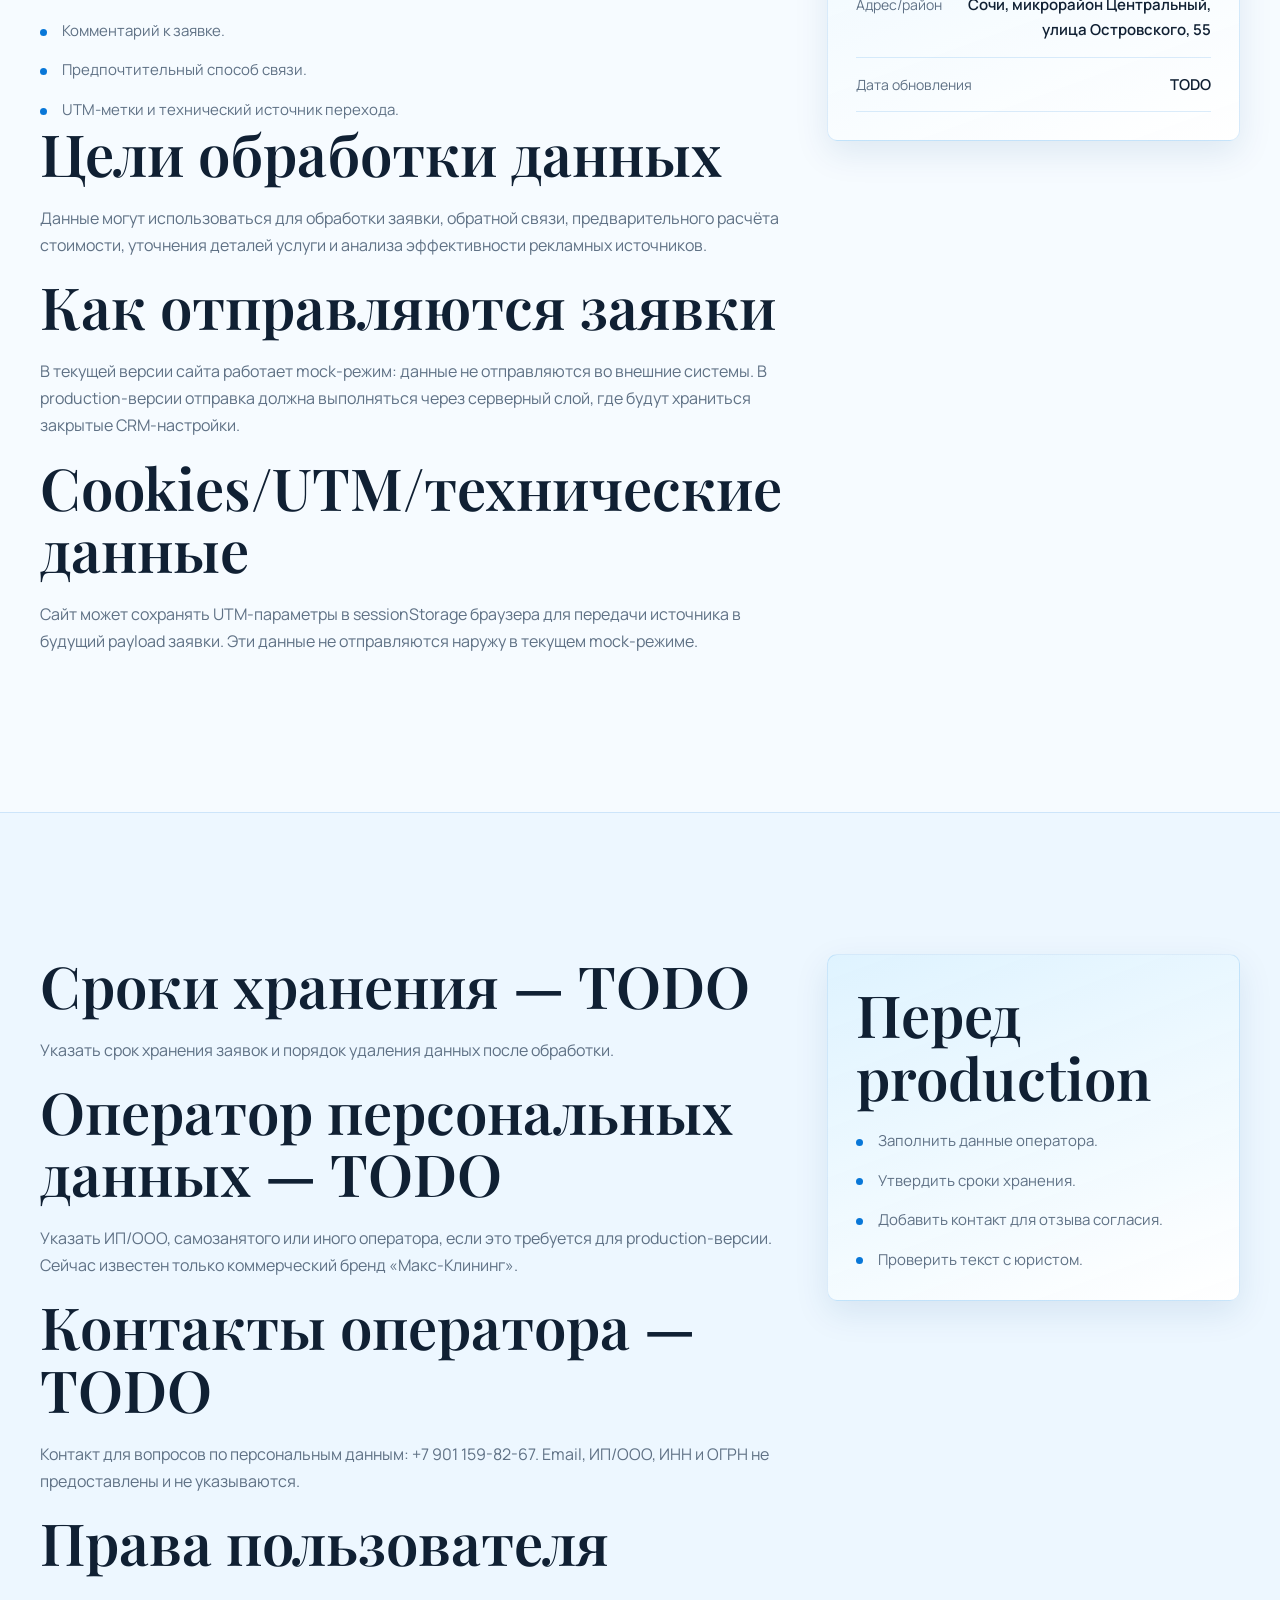
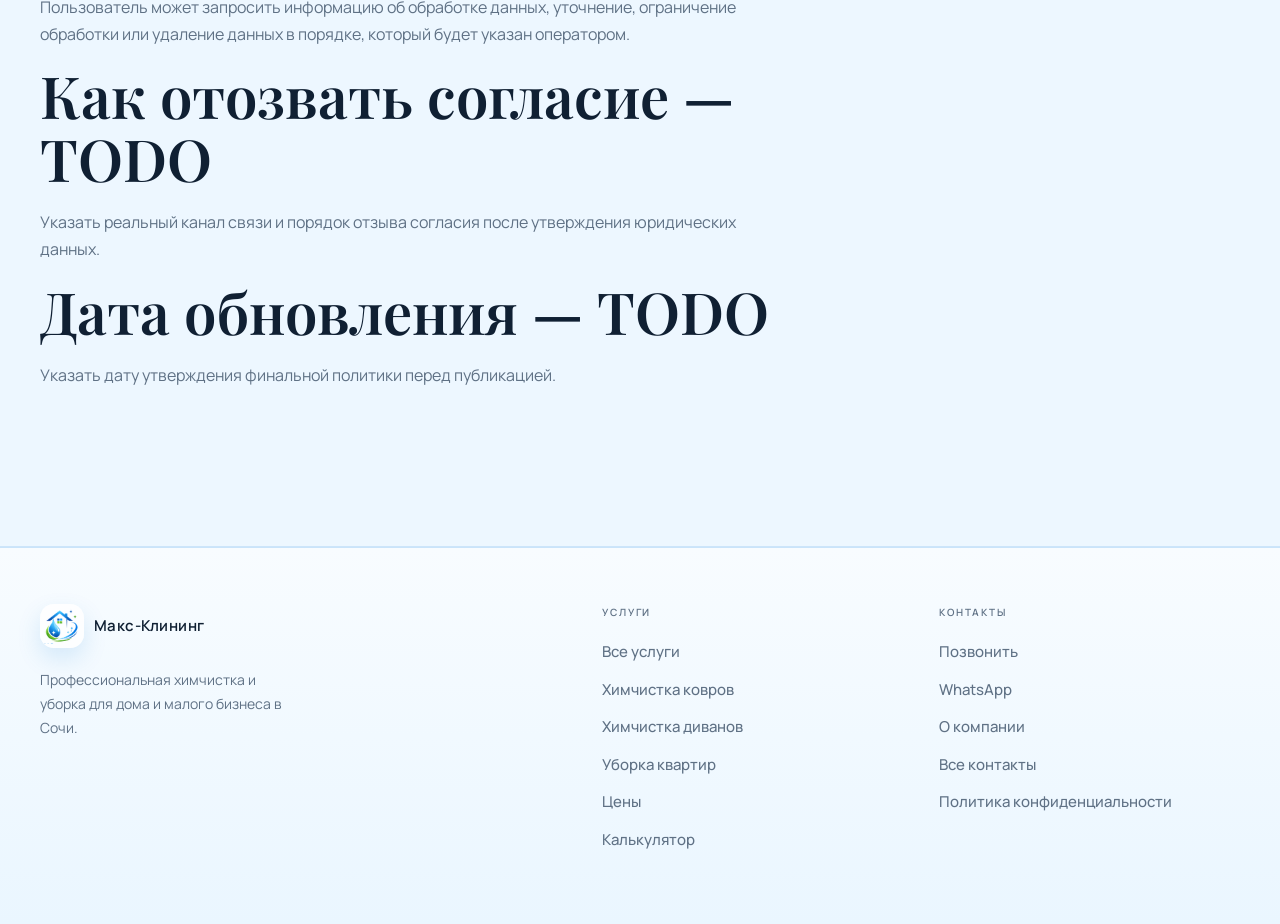
<file: privacy.html>
<!DOCTYPE html>
<html lang="ru">
  <head>
    <meta charset="utf-8">
    <meta name="viewport" content="width=device-width, initial-scale=1">
    <title>Политика обработки персональных данных — Макс-Клининг</title>
    <meta name="description" content="Черновик политики обработки персональных данных сайта Макс-Клининг. Требует заполнения реальными юридическими данными оператора.">
    <meta property="og:title" content="Политика обработки персональных данных — Макс-Клининг">
    <meta property="og:description" content="Шаблон политики для будущей production-версии сайта. Юридические данные пока отмечены как TODO.">
    <meta property="og:type" content="website">
    <meta property="og:image" content="https://kiril26022008-a11y.github.io/max-cleaning/assets/img/team-apartment-web.jpg">
    <link rel="preconnect" href="https://fonts.googleapis.com">
    <link rel="preconnect" href="https://fonts.gstatic.com" crossorigin>
    <link href="https://fonts.googleapis.com/css2?family=Manrope:wght@400;500;600&family=Playfair+Display:ital,wght@0,600;0,700;1,600&display=swap" rel="stylesheet">
    <link rel="stylesheet" href="assets/css/styles.css">
    <link rel="icon" href="favicon.svg" type="image/svg+xml">
    <link rel="manifest" href="site.webmanifest">
  </head>
  <body>
    <a class="skip-link" href="#main">Перейти к содержимому</a>
    <header class="site-header" data-header><div class="container header-inner"><a class="brand" href="index.html" aria-label="Макс-Клининг на главную"><img class="brand-mark" src="assets/img/logo-mark-web.png" alt="" width="64" height="64" aria-hidden="true"><span class="brand-text">Макс-Клининг</span></a><button class="menu-toggle" type="button" aria-label="Открыть меню" aria-expanded="false" aria-controls="primary-navigation" data-menu-toggle><span></span><span></span><span></span></button><nav class="site-nav" id="primary-navigation" aria-label="Основная навигация" data-nav><a href="services.html">Услуги</a><a href="calculator.html">Калькулятор</a><a href="prices.html">Цены</a><a href="about.html">О компании</a><a href="contacts.html">Контакты</a></nav><div class="header-actions"><a class="btn btn-secondary" href="calculator.html">Рассчитать</a><a class="btn btn-primary" href="tel:+79011598267" data-contact-phone data-contact-phone-href>Позвонить</a></div></div></header>
    <main id="main">
      <section class="page-hero">
        <div class="container narrow">
          <p class="eyebrow">Правовая информация</p>
          <h1>Политика обработки персональных данных</h1>
          <p class="lead">Это черновик-шаблон для сайта «Макс-Клининг». Документ не является финальной юридической политикой и требует проверки специалистом и заполнения реальными данными оператора.</p>
          <div class="cta-actions"><a class="btn btn-primary" href="contacts.html">К форме заявки</a><a class="btn btn-secondary" href="index.html">На главную</a></div>
        </div>
      </section>
      <section class="section">
        <div class="container service-detail">
          <div>
            <p class="eyebrow">Шаблон</p>
            <h2>Общие положения</h2>
            <p>Настоящий шаблон описывает возможные принципы обработки персональных данных пользователей сайта «Макс-Клининг» в Сочи. Перед публикацией нужно уточнить юридического оператора персональных данных и привести текст в соответствие с применимым законодательством.</p>
            <h2>Какие данные может собирать сайт</h2>
            <ul>
              <li>Имя пользователя.</li>
              <li>Телефон для обратной связи.</li>
              <li>Выбранная услуга.</li>
              <li>Комментарий к заявке.</li>
              <li>Предпочтительный способ связи.</li>
              <li>UTM-метки и технический источник перехода.</li>
            </ul>
            <h2>Цели обработки данных</h2>
            <p>Данные могут использоваться для обработки заявки, обратной связи, предварительного расчёта стоимости, уточнения деталей услуги и анализа эффективности рекламных источников.</p>
            <h2>Как отправляются заявки</h2>
            <p>В текущей версии сайта работает mock-режим: данные не отправляются во внешние системы. В production-версии отправка должна выполняться через серверный слой, где будут храниться закрытые CRM-настройки.</p>
            <h2>Cookies/UTM/технические данные</h2>
            <p>Сайт может сохранять UTM-параметры в sessionStorage браузера для передачи источника в будущий payload заявки. Эти данные не отправляются наружу в текущем mock-режиме.</p>
          </div>
          <aside class="service-summary">
            <span class="todo-badge">Draft</span>
            <h2>Данные для заполнения</h2>
            <div class="service-meta">
              <div><span>Сроки хранения</span><strong>TODO</strong></div>
              <div><span>Бренд</span><strong>Макс-Клининг</strong></div>
              <div><span>Оператор</span><strong>TODO: уточнить юридического оператора</strong></div>
              <div><span>Контакты оператора</span><strong>+7 901 159-82-67</strong></div>
              <div><span>Адрес/район</span><strong>Сочи, микрорайон Центральный, улица Островского, 55</strong></div>
              <div><span>Дата обновления</span><strong>TODO</strong></div>
            </div>
          </aside>
        </div>
      </section>
      <section class="section section-muted">
        <div class="container service-detail">
          <div>
            <h2>Сроки хранения — TODO</h2>
            <p>Указать срок хранения заявок и порядок удаления данных после обработки.</p>
            <h2>Оператор персональных данных — TODO</h2>
            <p>Указать ИП/ООО, самозанятого или иного оператора, если это требуется для production-версии. Сейчас известен только коммерческий бренд «Макс-Клининг».</p>
            <h2>Контакты оператора — TODO</h2>
            <p>Контакт для вопросов по персональным данным: +7 901 159-82-67. Email, ИП/ООО, ИНН и ОГРН не предоставлены и не указываются.</p>
            <h2>Права пользователя</h2>
            <p>Пользователь может запросить информацию об обработке данных, уточнение, ограничение обработки или удаление данных в порядке, который будет указан оператором.</p>
            <h2>Как отозвать согласие — TODO</h2>
            <p>Указать реальный канал связи и порядок отзыва согласия после утверждения юридических данных.</p>
            <h2>Дата обновления — TODO</h2>
            <p>Указать дату утверждения финальной политики перед публикацией.</p>
          </div>
          <aside class="service-summary">
            <h2>Перед production</h2>
            <ul class="check-list">
              <li>Заполнить данные оператора.</li>
              <li>Утвердить сроки хранения.</li>
              <li>Добавить контакт для отзыва согласия.</li>
              <li>Проверить текст с юристом.</li>
            </ul>
          </aside>
        </div>
      </section>
    </main>
    <footer class="site-footer" id="contacts-placeholder">
      <div class="container footer-grid">
        <div>
          <a class="brand" href="index.html"><img class="brand-mark" src="assets/img/logo-mark-web.png" alt="" width="64" height="64" aria-hidden="true"><span class="brand-text">Макс-Клининг</span></a>
          <p>Профессиональная химчистка и уборка для дома и малого бизнеса в Сочи.</p>
        </div>
        <nav aria-label="Навигация в подвале">
          <span class="footer-section-label">Услуги</span>
          <a href="services.html">Все услуги</a>
          <a href="service-carpet-cleaning.html">Химчистка ковров</a>
          <a href="service-sofa-cleaning.html">Химчистка диванов</a>
          <a href="service-apartment-cleaning.html">Уборка квартир</a>
          <a href="prices.html">Цены</a>
          <a href="calculator.html">Калькулятор</a>
        </nav>
        <div class="footer-contacts">
          <span class="footer-section-label">Контакты</span>
          <a href="tel:+79011598267" data-contact-phone data-contact-phone-href>Позвонить</a>
          <a href="https://wa.me/79011598267?text=%D0%97%D0%B4%D1%80%D0%B0%D0%B2%D1%81%D1%82%D0%B2%D1%83%D0%B9%D1%82%D0%B5%21%20%D0%A5%D0%BE%D1%87%D1%83%20%D1%83%D0%B7%D0%BD%D0%B0%D1%82%D1%8C%20%D1%81%D1%82%D0%BE%D0%B8%D0%BC%D0%BE%D1%81%D1%82%D1%8C%20%D1%83%D1%81%D0%BB%D1%83%D0%B3%D0%B8%20%D0%9C%D0%B0%D0%BA%D1%81-%D0%9A%D0%BB%D0%B8%D0%BD%D0%B8%D0%BD%D0%B3%20%D0%B2%20%D0%A1%D0%BE%D1%87%D0%B8." data-contact-whatsapp-href data-whatsapp-message="Здравствуйте! Хочу узнать стоимость услуги Макс-Клининг в Сочи.">WhatsApp</a>
          <a href="about.html">О компании</a>
          <a href="contacts.html">Все контакты</a>
          <a href="privacy.html">Политика конфиденциальности</a>
        </div>
      </div>
    </footer>
    <div class="mobile-cta-bar" aria-label="Быстрая связь">
      <a class="btn btn-primary" href="tel:+79011598267" data-contact-phone data-contact-phone-href>Позвонить</a>
      <a class="btn btn-secondary" href="https://wa.me/79011598267?text=%D0%97%D0%B4%D1%80%D0%B0%D0%B2%D1%81%D1%82%D0%B2%D1%83%D0%B9%D1%82%D0%B5%21%20%D0%A5%D0%BE%D1%87%D1%83%20%D1%83%D0%B7%D0%BD%D0%B0%D1%82%D1%8C%20%D1%81%D1%82%D0%BE%D0%B8%D0%BC%D0%BE%D1%81%D1%82%D1%8C%20%D1%83%D1%81%D0%BB%D1%83%D0%B3%D0%B8%20%D0%9C%D0%B0%D0%BA%D1%81-%D0%9A%D0%BB%D0%B8%D0%BD%D0%B8%D0%BD%D0%B3%20%D0%B2%20%D0%A1%D0%BE%D1%87%D0%B8." data-contact-whatsapp-href data-whatsapp-message="Здравствуйте! Хочу узнать стоимость услуги Макс-Клининг в Сочи.">WhatsApp</a>
    </div>

    <script src="assets/js/site-config.js"></script>
    <script src="assets/js/main.js"></script>
  </body>
</html>
</file>
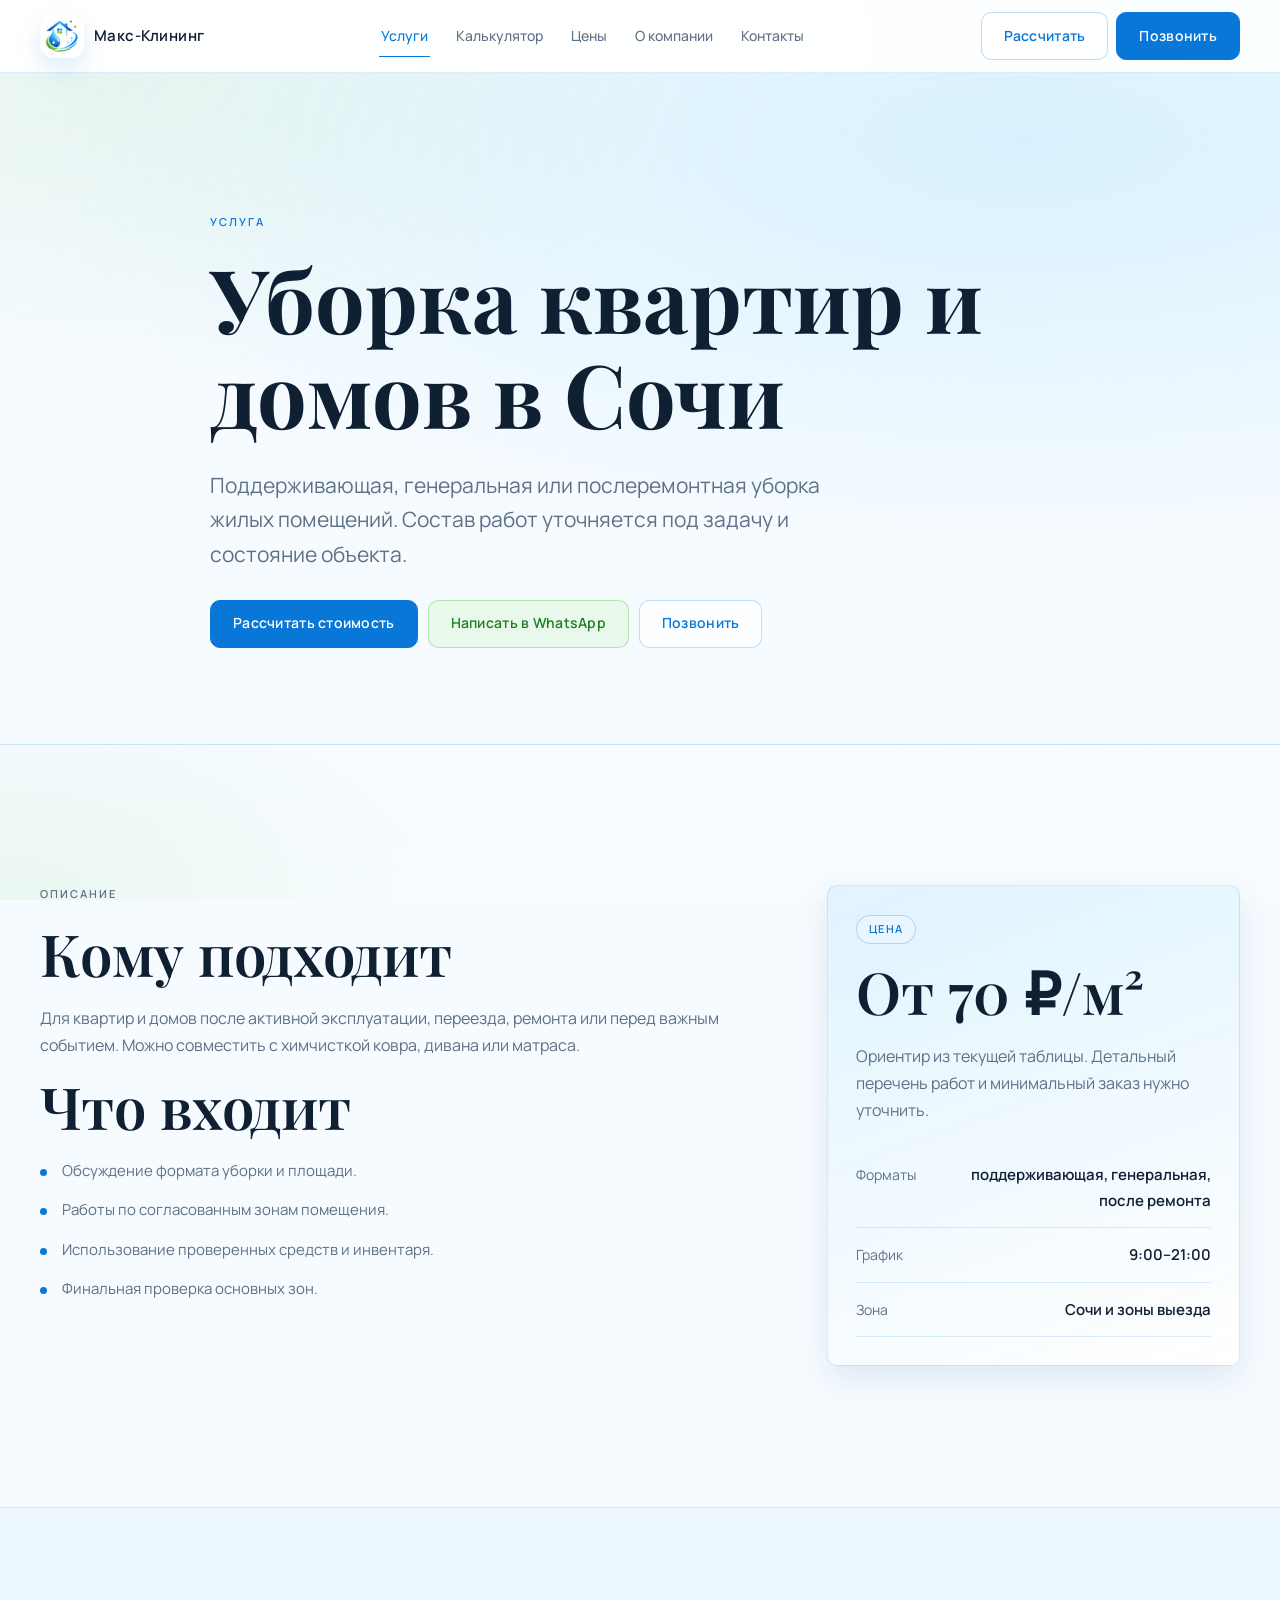
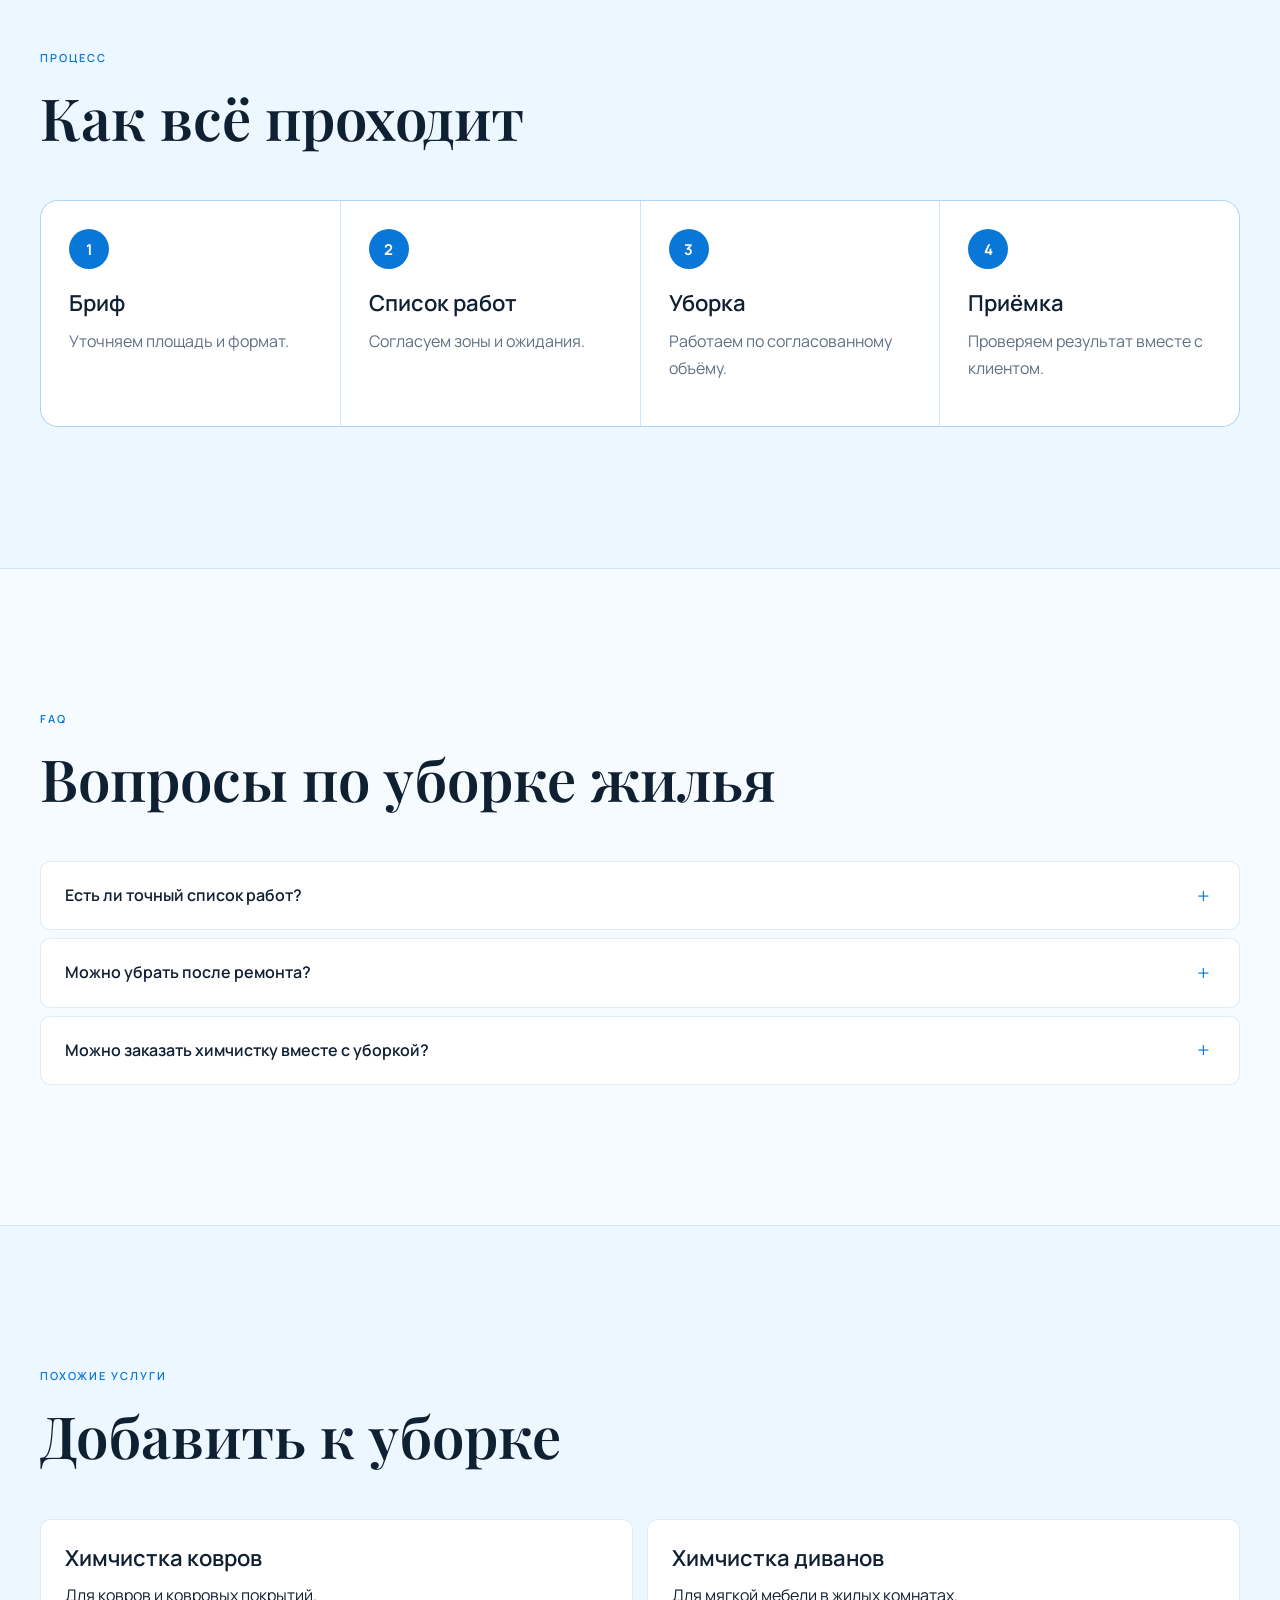
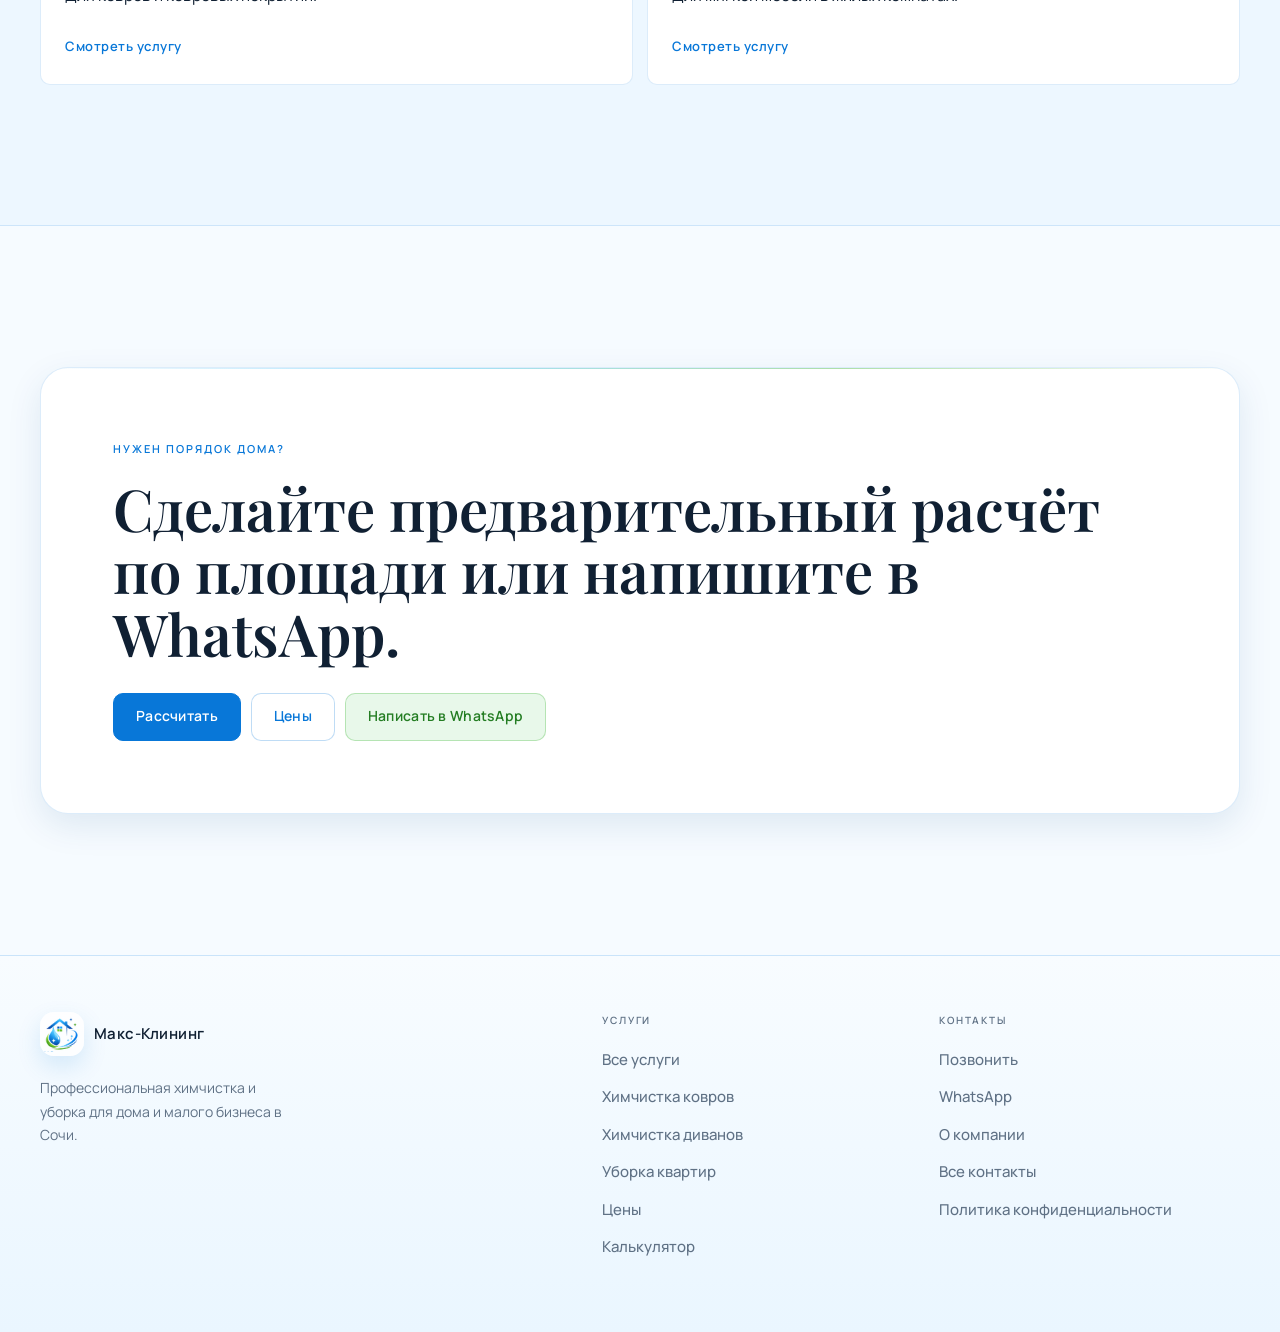
<file: service-apartment-cleaning.html>
<!DOCTYPE html>
<html lang="ru">
  <head>
    <meta charset="utf-8">
    <meta name="viewport" content="width=device-width, initial-scale=1">
    <title>Уборка квартир и домов в Сочи — Макс-Клининг</title>
    <meta name="description" content="Уборка квартир и домов в Сочи Макс-Клининг: поддерживающий, генеральный и послеремонтный формат, выезд по адресу, предварительный расчёт.">
    <meta property="og:title" content="Уборка квартир и домов в Сочи — Макс-Клининг">
    <meta property="og:description" content="Аккуратная уборка жилых помещений с понятным списком работ и предварительным расчётом.">
    <meta property="og:type" content="website">
    <meta property="og:image" content="https://kiril26022008-a11y.github.io/max-cleaning/assets/img/team-apartment-web.jpg">
    <link rel="preconnect" href="https://fonts.googleapis.com">
    <link rel="preconnect" href="https://fonts.gstatic.com" crossorigin>
    <link href="https://fonts.googleapis.com/css2?family=Manrope:wght@400;500;600&family=Playfair+Display:ital,wght@0,600;0,700;1,600&display=swap" rel="stylesheet">
    <link rel="stylesheet" href="assets/css/styles.css">
    <link rel="icon" href="favicon.svg" type="image/svg+xml">
    <link rel="manifest" href="site.webmanifest">
    <script type="application/ld+json">{"@context":"https://schema.org","@type":"Service","name":"Уборка квартир и домов","serviceType":"Уборка жилых помещений","provider":{"@type":"CleaningService","name":"Макс-Клининг"},"description":"Уборка квартир и домов с выездом по адресу. Предварительная цена зависит от площади, состояния и выбранного формата.","url":"service-apartment-cleaning.html"}</script>
    <script type="application/ld+json">{"@context":"https://schema.org","@type":"FAQPage","mainEntity":[{"@type":"Question","name":"Какие форматы уборки доступны?","acceptedAnswer":{"@type":"Answer","text":"Можно заложить поддерживающую, генеральную и уборку после ремонта. Детальный список работ требует уточнения у владельца."}},{"@type":"Question","name":"Что влияет на стоимость?","acceptedAnswer":{"@type":"Answer","text":"Площадь, состояние помещения, формат уборки и дополнительные задачи."}},{"@type":"Question","name":"Можно добавить химчистку?","acceptedAnswer":{"@type":"Answer","text":"Да, уборку можно объединить с химчисткой ковров, мебели или матрасов."}}]}</script>
  </head>
  <body>
    <a class="skip-link" href="#main">Перейти к содержимому</a>
    <header class="site-header" data-header><div class="container header-inner"><a class="brand" href="index.html" aria-label="Макс-Клининг на главную"><img class="brand-mark" src="assets/img/logo-mark-web.png" alt="" width="64" height="64" aria-hidden="true"><span class="brand-text">Макс-Клининг</span></a><button class="menu-toggle" type="button" aria-label="Открыть меню" aria-expanded="false" aria-controls="primary-navigation" data-menu-toggle><span></span><span></span><span></span></button><nav class="site-nav" id="primary-navigation" aria-label="Основная навигация" data-nav><a href="services.html">Услуги</a><a href="calculator.html">Калькулятор</a><a href="prices.html">Цены</a><a href="about.html">О компании</a><a href="contacts.html">Контакты</a></nav><div class="header-actions"><a class="btn btn-secondary" href="calculator.html">Рассчитать</a><a class="btn btn-primary" href="tel:+79011598267" data-contact-phone data-contact-phone-href>Позвонить</a></div></div></header>
    <main id="main">
      <section class="page-hero"><div class="container narrow"><p class="eyebrow">Услуга</p><h1>Уборка квартир и домов в Сочи</h1><p class="lead">Поддерживающая, генеральная или послеремонтная уборка жилых помещений. Состав работ уточняется под задачу и состояние объекта.</p><div class="cta-actions"><a class="btn btn-primary" href="calculator.html">Рассчитать стоимость</a><a class="btn btn-secondary" href="https://wa.me/79011598267?text=%D0%97%D0%B4%D1%80%D0%B0%D0%B2%D1%81%D1%82%D0%B2%D1%83%D0%B9%D1%82%D0%B5%21%20%D0%A5%D0%BE%D1%87%D1%83%20%D1%83%D0%B7%D0%BD%D0%B0%D1%82%D1%8C%20%D1%81%D1%82%D0%BE%D0%B8%D0%BC%D0%BE%D1%81%D1%82%D1%8C%20%D1%83%D1%81%D0%BB%D1%83%D0%B3%D0%B8%20%D0%9C%D0%B0%D0%BA%D1%81-%D0%9A%D0%BB%D0%B8%D0%BD%D0%B8%D0%BD%D0%B3%20%D0%B2%20%D0%A1%D0%BE%D1%87%D0%B8." data-contact-whatsapp-href data-whatsapp-message="Здравствуйте! Хочу узнать стоимость уборки квартиры в Сочи.">Написать в WhatsApp</a><a class="btn btn-secondary" href="tel:+79011598267" data-contact-phone data-contact-phone-href>Позвонить</a></div></div></section>
      <section class="section"><div class="container service-detail"><div><p class="eyebrow">Описание</p><h2>Кому подходит</h2><p>Для квартир и домов после активной эксплуатации, переезда, ремонта или перед важным событием. Можно совместить с химчисткой ковра, дивана или матраса.</p><h2>Что входит</h2><ul><li>Обсуждение формата уборки и площади.</li><li>Работы по согласованным зонам помещения.</li><li>Использование проверенных средств и инвентаря.</li><li>Финальная проверка основных зон.</li></ul></div><aside class="service-summary"><span class="todo-badge">Цена</span><h2>От 70 ₽/м²</h2><p>Ориентир из текущей таблицы. Детальный перечень работ и минимальный заказ нужно уточнить.</p><div class="service-meta"><div><span>Форматы</span><strong>поддерживающая, генеральная, после ремонта</strong></div><div><span>График</span><strong>9:00–21:00</strong></div><div><span>Зона</span><strong>Сочи и зоны выезда</strong></div></div></aside></div></section>
      <section class="section section-muted"><div class="container section-head"><p class="eyebrow">Процесс</p><h2>Как всё проходит</h2></div><div class="container steps"><article><span>1</span><h3>Бриф</h3><p>Уточняем площадь и формат.</p></article><article><span>2</span><h3>Список работ</h3><p>Согласуем зоны и ожидания.</p></article><article><span>3</span><h3>Уборка</h3><p>Работаем по согласованному объёму.</p></article><article><span>4</span><h3>Приёмка</h3><p>Проверяем результат вместе с клиентом.</p></article></div></section>
      <section class="section"><div class="container section-head"><p class="eyebrow">FAQ</p><h2>Вопросы по уборке жилья</h2></div><div class="container faq-list"><details><summary>Есть ли точный список работ?</summary><p>Состав работ зависит от формата уборки и уточняется перед выездом.</p></details><details><summary>Можно убрать после ремонта?</summary><p>Да, такой формат заложен, но финальный состав работ и цена уточняются.</p></details><details><summary>Можно заказать химчистку вместе с уборкой?</summary><p>Да, это логичная связка для квартир и домов.</p></details></div></section>
      <section class="section section-muted"><div class="container section-head"><p class="eyebrow">Похожие услуги</p><h2>Добавить к уборке</h2></div><div class="container related-grid"><article class="related-service"><h3>Химчистка ковров</h3><p>Для ковров и ковровых покрытий.</p><a href="service-carpet-cleaning.html">Смотреть услугу</a></article><article class="related-service"><h3>Химчистка диванов</h3><p>Для мягкой мебели в жилых комнатах.</p><a href="service-sofa-cleaning.html">Смотреть услугу</a></article></div></section>
      <section class="section final-cta"><div class="container cta-panel"><p class="eyebrow">Нужен порядок дома?</p><h2>Сделайте предварительный расчёт по площади или напишите в WhatsApp.</h2><div class="cta-actions"><a class="btn btn-primary" href="calculator.html">Рассчитать</a><a class="btn btn-secondary" href="prices.html">Цены</a><a class="btn btn-secondary" href="https://wa.me/79011598267?text=%D0%97%D0%B4%D1%80%D0%B0%D0%B2%D1%81%D1%82%D0%B2%D1%83%D0%B9%D1%82%D0%B5%21%20%D0%A5%D0%BE%D1%87%D1%83%20%D1%83%D0%B7%D0%BD%D0%B0%D1%82%D1%8C%20%D1%81%D1%82%D0%BE%D0%B8%D0%BC%D0%BE%D1%81%D1%82%D1%8C%20%D1%83%D1%81%D0%BB%D1%83%D0%B3%D0%B8%20%D0%9C%D0%B0%D0%BA%D1%81-%D0%9A%D0%BB%D0%B8%D0%BD%D0%B8%D0%BD%D0%B3%20%D0%B2%20%D0%A1%D0%BE%D1%87%D0%B8." data-contact-whatsapp-href data-whatsapp-message="Здравствуйте! Хочу узнать стоимость уборки квартиры в Сочи.">Написать в WhatsApp</a></div></div></section>
    </main>
    <footer class="site-footer" id="contacts-placeholder">
      <div class="container footer-grid">
        <div>
          <a class="brand" href="index.html"><img class="brand-mark" src="assets/img/logo-mark-web.png" alt="" width="64" height="64" aria-hidden="true"><span class="brand-text">Макс-Клининг</span></a>
          <p>Профессиональная химчистка и уборка для дома и малого бизнеса в Сочи.</p>
        </div>
        <nav aria-label="Навигация в подвале">
          <span class="footer-section-label">Услуги</span>
          <a href="services.html">Все услуги</a>
          <a href="service-carpet-cleaning.html">Химчистка ковров</a>
          <a href="service-sofa-cleaning.html">Химчистка диванов</a>
          <a href="service-apartment-cleaning.html">Уборка квартир</a>
          <a href="prices.html">Цены</a>
          <a href="calculator.html">Калькулятор</a>
        </nav>
        <div class="footer-contacts">
          <span class="footer-section-label">Контакты</span>
          <a href="tel:+79011598267" data-contact-phone data-contact-phone-href>Позвонить</a>
          <a href="https://wa.me/79011598267?text=%D0%97%D0%B4%D1%80%D0%B0%D0%B2%D1%81%D1%82%D0%B2%D1%83%D0%B9%D1%82%D0%B5%21%20%D0%A5%D0%BE%D1%87%D1%83%20%D1%83%D0%B7%D0%BD%D0%B0%D1%82%D1%8C%20%D1%81%D1%82%D0%BE%D0%B8%D0%BC%D0%BE%D1%81%D1%82%D1%8C%20%D1%83%D1%81%D0%BB%D1%83%D0%B3%D0%B8%20%D0%9C%D0%B0%D0%BA%D1%81-%D0%9A%D0%BB%D0%B8%D0%BD%D0%B8%D0%BD%D0%B3%20%D0%B2%20%D0%A1%D0%BE%D1%87%D0%B8." data-contact-whatsapp-href data-whatsapp-message="Здравствуйте! Хочу узнать стоимость услуги Макс-Клининг в Сочи.">WhatsApp</a>
          <a href="about.html">О компании</a>
          <a href="contacts.html">Все контакты</a>
          <a href="privacy.html">Политика конфиденциальности</a>
        </div>
      </div>
    </footer>
    <div class="mobile-cta-bar" aria-label="Быстрая связь">
      <a class="btn btn-primary" href="tel:+79011598267" data-contact-phone data-contact-phone-href>Позвонить</a>
      <a class="btn btn-secondary" href="https://wa.me/79011598267?text=%D0%97%D0%B4%D1%80%D0%B0%D0%B2%D1%81%D1%82%D0%B2%D1%83%D0%B9%D1%82%D0%B5%21%20%D0%A5%D0%BE%D1%87%D1%83%20%D1%83%D0%B7%D0%BD%D0%B0%D1%82%D1%8C%20%D1%81%D1%82%D0%BE%D0%B8%D0%BC%D0%BE%D1%81%D1%82%D1%8C%20%D1%83%D1%81%D0%BB%D1%83%D0%B3%D0%B8%20%D0%9C%D0%B0%D0%BA%D1%81-%D0%9A%D0%BB%D0%B8%D0%BD%D0%B8%D0%BD%D0%B3%20%D0%B2%20%D0%A1%D0%BE%D1%87%D0%B8." data-contact-whatsapp-href data-whatsapp-message="Здравствуйте! Хочу узнать стоимость услуги Макс-Клининг в Сочи.">WhatsApp</a>
    </div>

    <script src="assets/js/site-config.js"></script>
    <script src="assets/js/main.js"></script>
  </body>
</html>
</file>
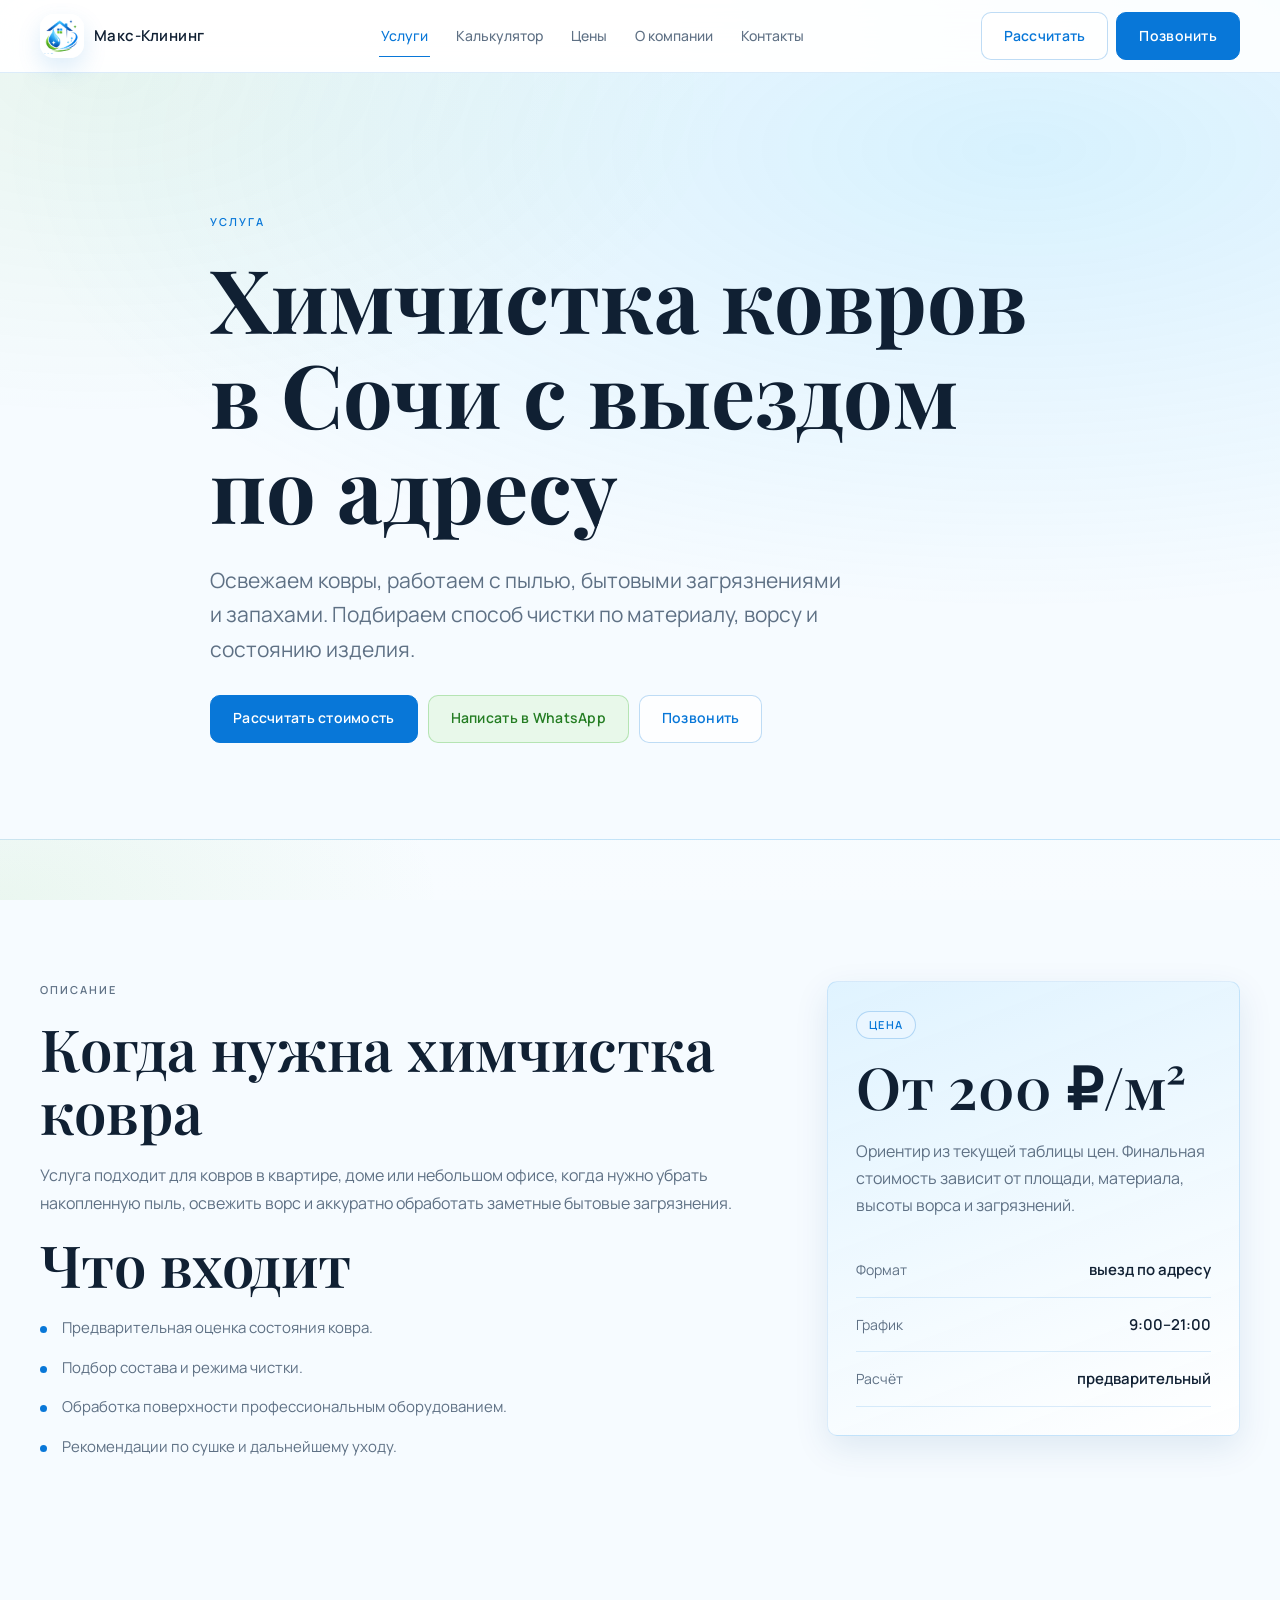
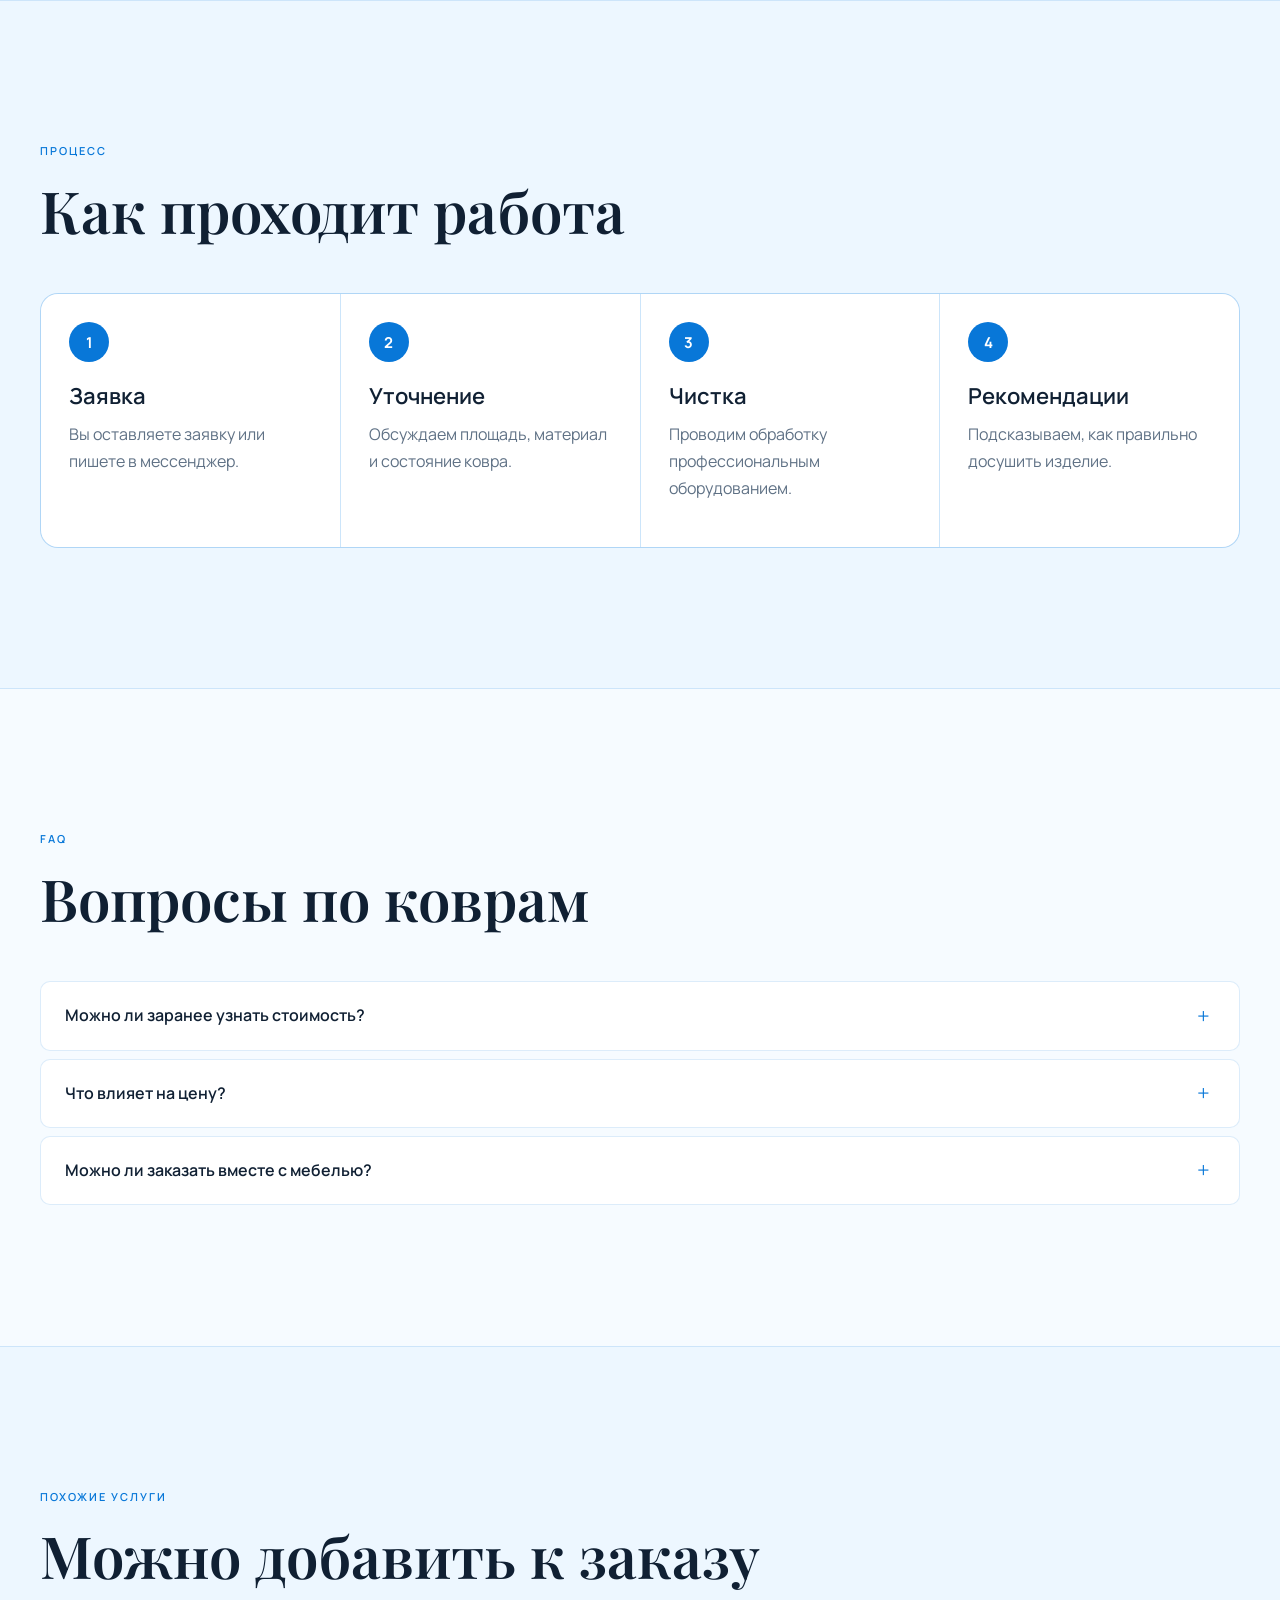
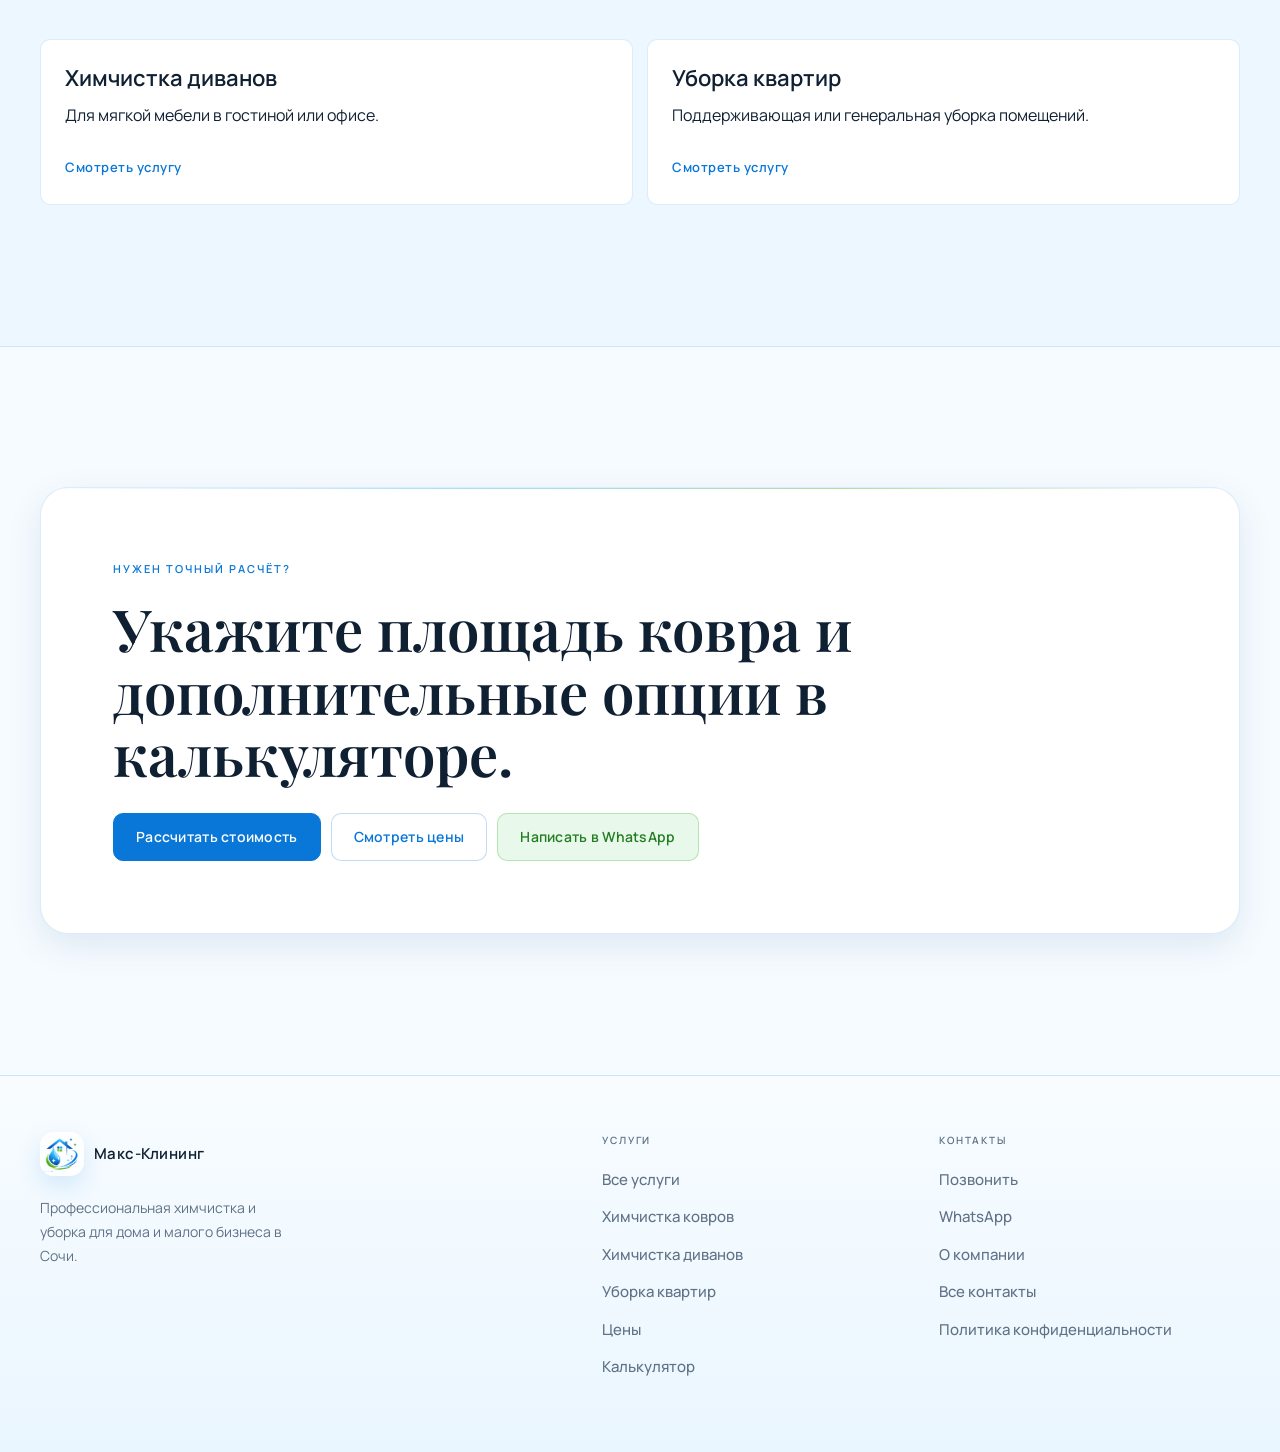
<file: service-carpet-cleaning.html>
<!DOCTYPE html>
<html lang="ru">
  <head>
    <meta charset="utf-8">
    <meta name="viewport" content="width=device-width, initial-scale=1">
    <title>Химчистка ковров в Сочи с выездом — Макс-Клининг</title>
    <meta name="description" content="Химчистка ковров в Сочи Макс-Клининг: выезд по адресу, профессиональное оборудование, проверенные средства и предварительный расчёт стоимости.">
    <meta property="og:title" content="Химчистка ковров в Сочи — Макс-Клининг">
    <meta property="og:description" content="Почистим ковёр с учётом материала, ворса и состояния. Финальная цена зависит от площади и загрязнений.">
    <meta property="og:type" content="website">
    <meta property="og:image" content="https://kiril26022008-a11y.github.io/max-cleaning/assets/img/team-apartment-web.jpg">
    <link rel="preconnect" href="https://fonts.googleapis.com">
    <link rel="preconnect" href="https://fonts.gstatic.com" crossorigin>
    <link href="https://fonts.googleapis.com/css2?family=Manrope:wght@400;500;600&family=Playfair+Display:ital,wght@0,600;0,700;1,600&display=swap" rel="stylesheet">
    <link rel="stylesheet" href="assets/css/styles.css">
    <link rel="icon" href="favicon.svg" type="image/svg+xml">
    <link rel="manifest" href="site.webmanifest">
    <script type="application/ld+json">{"@context":"https://schema.org","@type":"Service","name":"Химчистка ковров","serviceType":"Химчистка ковров","provider":{"@type":"CleaningService","name":"Макс-Клининг"},"description":"Профессиональная химчистка ковров с выездом по адресу. Стоимость предварительная и зависит от площади, материала и состояния изделия.","url":"service-carpet-cleaning.html"}</script>
    <script type="application/ld+json">{"@context":"https://schema.org","@type":"FAQPage","mainEntity":[{"@type":"Question","name":"Можно ли заранее узнать стоимость химчистки ковра?","acceptedAnswer":{"@type":"Answer","text":"Да, можно получить предварительный расчёт в калькуляторе. Финальная цена зависит от площади, материала и состояния ковра."}},{"@type":"Question","name":"Вы удаляете все пятна?","acceptedAnswer":{"@type":"Answer","text":"Мы подбираем подходящий способ чистки и средства, но результат зависит от происхождения пятна, давности и материала."}},{"@type":"Question","name":"Нужен ли вывоз ковра?","acceptedAnswer":{"@type":"Answer","text":"Работа выполняется с выездом по адресу в Сочи и указанных зонах выезда."}}]}</script>
  </head>
  <body>
    <a class="skip-link" href="#main">Перейти к содержимому</a>
    <header class="site-header" data-header><div class="container header-inner"><a class="brand" href="index.html" aria-label="Макс-Клининг на главную"><img class="brand-mark" src="assets/img/logo-mark-web.png" alt="" width="64" height="64" aria-hidden="true"><span class="brand-text">Макс-Клининг</span></a><button class="menu-toggle" type="button" aria-label="Открыть меню" aria-expanded="false" aria-controls="primary-navigation" data-menu-toggle><span></span><span></span><span></span></button><nav class="site-nav" id="primary-navigation" aria-label="Основная навигация" data-nav><a href="services.html">Услуги</a><a href="calculator.html">Калькулятор</a><a href="prices.html">Цены</a><a href="about.html">О компании</a><a href="contacts.html">Контакты</a></nav><div class="header-actions"><a class="btn btn-secondary" href="calculator.html">Рассчитать</a><a class="btn btn-primary" href="tel:+79011598267" data-contact-phone data-contact-phone-href>Позвонить</a></div></div></header>
    <main id="main">
      <section class="page-hero"><div class="container narrow"><p class="eyebrow">Услуга</p><h1>Химчистка ковров в Сочи с выездом по адресу</h1><p class="lead">Освежаем ковры, работаем с пылью, бытовыми загрязнениями и запахами. Подбираем способ чистки по материалу, ворсу и состоянию изделия.</p><div class="cta-actions"><a class="btn btn-primary" href="calculator.html">Рассчитать стоимость</a><a class="btn btn-secondary" href="https://wa.me/79011598267?text=%D0%97%D0%B4%D1%80%D0%B0%D0%B2%D1%81%D1%82%D0%B2%D1%83%D0%B9%D1%82%D0%B5%21%20%D0%A5%D0%BE%D1%87%D1%83%20%D1%83%D0%B7%D0%BD%D0%B0%D1%82%D1%8C%20%D1%81%D1%82%D0%BE%D0%B8%D0%BC%D0%BE%D1%81%D1%82%D1%8C%20%D1%83%D1%81%D0%BB%D1%83%D0%B3%D0%B8%20%D0%9C%D0%B0%D0%BA%D1%81-%D0%9A%D0%BB%D0%B8%D0%BD%D0%B8%D0%BD%D0%B3%20%D0%B2%20%D0%A1%D0%BE%D1%87%D0%B8." data-contact-whatsapp-href data-whatsapp-message="Здравствуйте! Хочу узнать стоимость химчистки ковра в Сочи.">Написать в WhatsApp</a><a class="btn btn-secondary" href="tel:+79011598267" data-contact-phone data-contact-phone-href>Позвонить</a></div></div></section>
      <section class="section"><div class="container service-detail"><div><p class="eyebrow">Описание</p><h2>Когда нужна химчистка ковра</h2><p>Услуга подходит для ковров в квартире, доме или небольшом офисе, когда нужно убрать накопленную пыль, освежить ворс и аккуратно обработать заметные бытовые загрязнения.</p><h2>Что входит</h2><ul><li>Предварительная оценка состояния ковра.</li><li>Подбор состава и режима чистки.</li><li>Обработка поверхности профессиональным оборудованием.</li><li>Рекомендации по сушке и дальнейшему уходу.</li></ul></div><aside class="service-summary"><span class="todo-badge">Цена</span><h2>От 200 ₽/м²</h2><p>Ориентир из текущей таблицы цен. Финальная стоимость зависит от площади, материала, высоты ворса и загрязнений.</p><div class="service-meta"><div><span>Формат</span><strong>выезд по адресу</strong></div><div><span>График</span><strong>9:00–21:00</strong></div><div><span>Расчёт</span><strong>предварительный</strong></div></div></aside></div></section>
      <section class="section section-muted"><div class="container section-head"><p class="eyebrow">Процесс</p><h2>Как проходит работа</h2></div><div class="container steps"><article><span>1</span><h3>Заявка</h3><p>Вы оставляете заявку или пишете в мессенджер.</p></article><article><span>2</span><h3>Уточнение</h3><p>Обсуждаем площадь, материал и состояние ковра.</p></article><article><span>3</span><h3>Чистка</h3><p>Проводим обработку профессиональным оборудованием.</p></article><article><span>4</span><h3>Рекомендации</h3><p>Подсказываем, как правильно досушить изделие.</p></article></div></section>
      <section class="section"><div class="container section-head"><p class="eyebrow">FAQ</p><h2>Вопросы по коврам</h2></div><div class="container faq-list"><details><summary>Можно ли заранее узнать стоимость?</summary><p>Да. Используйте калькулятор, но считайте результат предварительным.</p></details><details><summary>Что влияет на цену?</summary><p>Площадь, материал, высота ворса, запахи, пятна и дополнительные опции.</p></details><details><summary>Можно ли заказать вместе с мебелью?</summary><p>Да, посмотрите также химчистку диванов и кресел.</p></details></div></section>
      <section class="section section-muted"><div class="container section-head"><p class="eyebrow">Похожие услуги</p><h2>Можно добавить к заказу</h2></div><div class="container related-grid"><article class="related-service"><h3>Химчистка диванов</h3><p>Для мягкой мебели в гостиной или офисе.</p><a href="service-sofa-cleaning.html">Смотреть услугу</a></article><article class="related-service"><h3>Уборка квартир</h3><p>Поддерживающая или генеральная уборка помещений.</p><a href="service-apartment-cleaning.html">Смотреть услугу</a></article></div></section>
      <section class="section final-cta"><div class="container cta-panel"><p class="eyebrow">Нужен точный расчёт?</p><h2>Укажите площадь ковра и дополнительные опции в калькуляторе.</h2><div class="cta-actions"><a class="btn btn-primary" href="calculator.html">Рассчитать стоимость</a><a class="btn btn-secondary" href="prices.html">Смотреть цены</a><a class="btn btn-secondary" href="https://wa.me/79011598267?text=%D0%97%D0%B4%D1%80%D0%B0%D0%B2%D1%81%D1%82%D0%B2%D1%83%D0%B9%D1%82%D0%B5%21%20%D0%A5%D0%BE%D1%87%D1%83%20%D1%83%D0%B7%D0%BD%D0%B0%D1%82%D1%8C%20%D1%81%D1%82%D0%BE%D0%B8%D0%BC%D0%BE%D1%81%D1%82%D1%8C%20%D1%83%D1%81%D0%BB%D1%83%D0%B3%D0%B8%20%D0%9C%D0%B0%D0%BA%D1%81-%D0%9A%D0%BB%D0%B8%D0%BD%D0%B8%D0%BD%D0%B3%20%D0%B2%20%D0%A1%D0%BE%D1%87%D0%B8." data-contact-whatsapp-href data-whatsapp-message="Здравствуйте! Хочу узнать стоимость химчистки ковра в Сочи.">Написать в WhatsApp</a></div></div></section>
    </main>
    <footer class="site-footer" id="contacts-placeholder">
      <div class="container footer-grid">
        <div>
          <a class="brand" href="index.html"><img class="brand-mark" src="assets/img/logo-mark-web.png" alt="" width="64" height="64" aria-hidden="true"><span class="brand-text">Макс-Клининг</span></a>
          <p>Профессиональная химчистка и уборка для дома и малого бизнеса в Сочи.</p>
        </div>
        <nav aria-label="Навигация в подвале">
          <span class="footer-section-label">Услуги</span>
          <a href="services.html">Все услуги</a>
          <a href="service-carpet-cleaning.html">Химчистка ковров</a>
          <a href="service-sofa-cleaning.html">Химчистка диванов</a>
          <a href="service-apartment-cleaning.html">Уборка квартир</a>
          <a href="prices.html">Цены</a>
          <a href="calculator.html">Калькулятор</a>
        </nav>
        <div class="footer-contacts">
          <span class="footer-section-label">Контакты</span>
          <a href="tel:+79011598267" data-contact-phone data-contact-phone-href>Позвонить</a>
          <a href="https://wa.me/79011598267?text=%D0%97%D0%B4%D1%80%D0%B0%D0%B2%D1%81%D1%82%D0%B2%D1%83%D0%B9%D1%82%D0%B5%21%20%D0%A5%D0%BE%D1%87%D1%83%20%D1%83%D0%B7%D0%BD%D0%B0%D1%82%D1%8C%20%D1%81%D1%82%D0%BE%D0%B8%D0%BC%D0%BE%D1%81%D1%82%D1%8C%20%D1%83%D1%81%D0%BB%D1%83%D0%B3%D0%B8%20%D0%9C%D0%B0%D0%BA%D1%81-%D0%9A%D0%BB%D0%B8%D0%BD%D0%B8%D0%BD%D0%B3%20%D0%B2%20%D0%A1%D0%BE%D1%87%D0%B8." data-contact-whatsapp-href data-whatsapp-message="Здравствуйте! Хочу узнать стоимость услуги Макс-Клининг в Сочи.">WhatsApp</a>
          <a href="about.html">О компании</a>
          <a href="contacts.html">Все контакты</a>
          <a href="privacy.html">Политика конфиденциальности</a>
        </div>
      </div>
    </footer>
    <div class="mobile-cta-bar" aria-label="Быстрая связь">
      <a class="btn btn-primary" href="tel:+79011598267" data-contact-phone data-contact-phone-href>Позвонить</a>
      <a class="btn btn-secondary" href="https://wa.me/79011598267?text=%D0%97%D0%B4%D1%80%D0%B0%D0%B2%D1%81%D1%82%D0%B2%D1%83%D0%B9%D1%82%D0%B5%21%20%D0%A5%D0%BE%D1%87%D1%83%20%D1%83%D0%B7%D0%BD%D0%B0%D1%82%D1%8C%20%D1%81%D1%82%D0%BE%D0%B8%D0%BC%D0%BE%D1%81%D1%82%D1%8C%20%D1%83%D1%81%D0%BB%D1%83%D0%B3%D0%B8%20%D0%9C%D0%B0%D0%BA%D1%81-%D0%9A%D0%BB%D0%B8%D0%BD%D0%B8%D0%BD%D0%B3%20%D0%B2%20%D0%A1%D0%BE%D1%87%D0%B8." data-contact-whatsapp-href data-whatsapp-message="Здравствуйте! Хочу узнать стоимость услуги Макс-Клининг в Сочи.">WhatsApp</a>
    </div>

    <script src="assets/js/site-config.js"></script>
    <script src="assets/js/main.js"></script>
  </body>
</html>
</file>
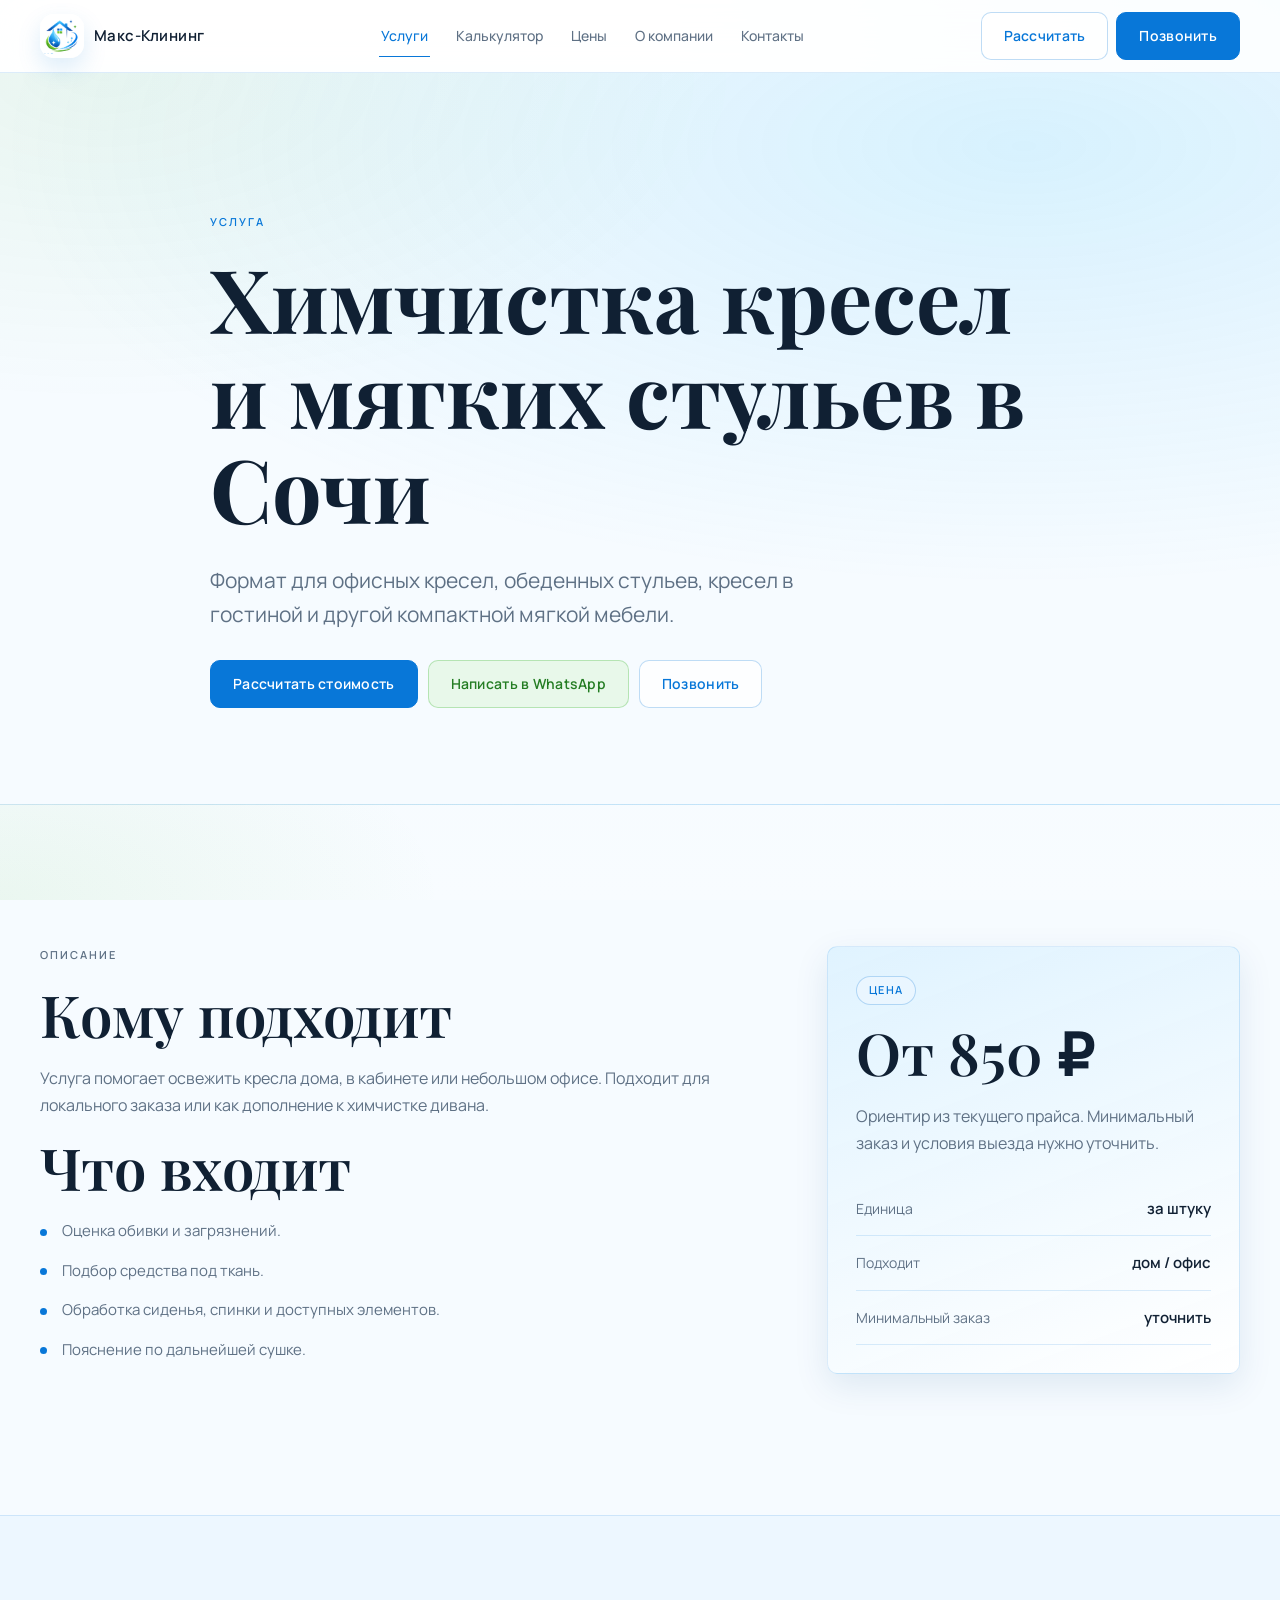
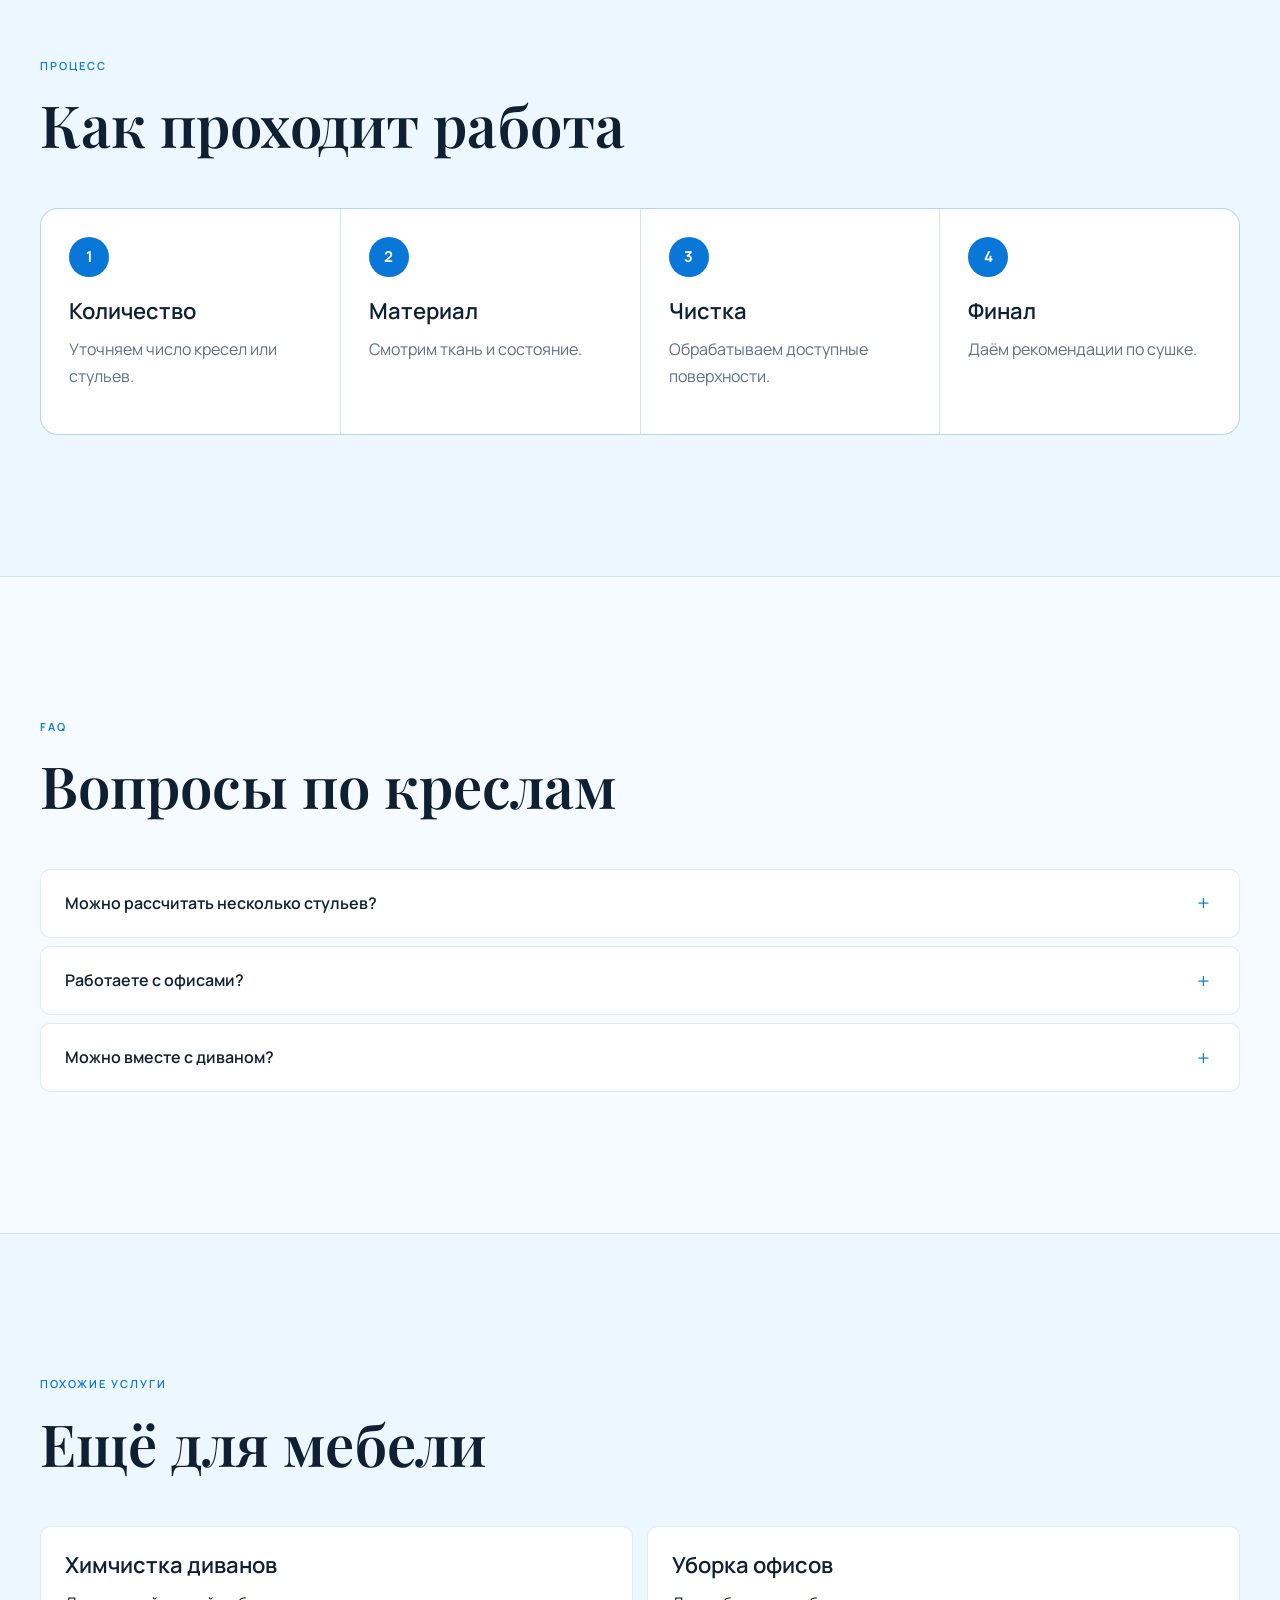
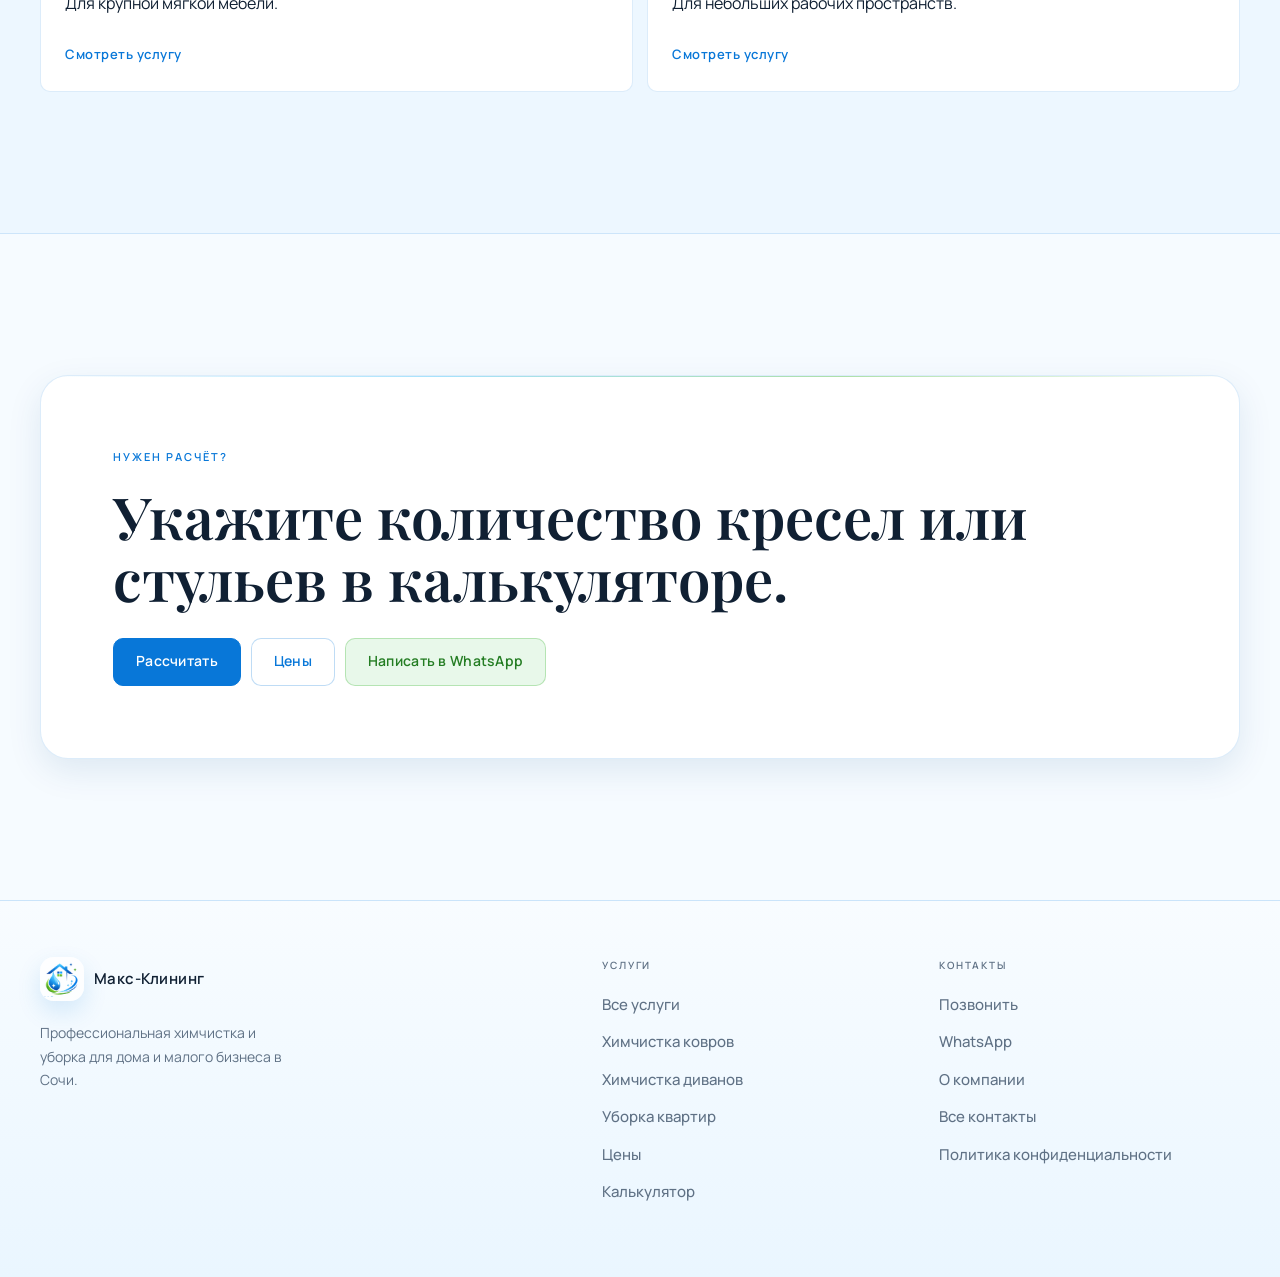
<file: service-chair-cleaning.html>
<!DOCTYPE html>
<html lang="ru">
  <head>
    <meta charset="utf-8">
    <meta name="viewport" content="width=device-width, initial-scale=1">
    <title>Химчистка кресел и стульев в Сочи — Макс-Клининг</title>
    <meta name="description" content="Химчистка кресел, офисных кресел и мягких стульев в Сочи с выездом. Предварительная стоимость, проверенные средства, аккуратная обработка.">
    <meta property="og:title" content="Химчистка кресел и стульев в Сочи — Макс-Клининг">
    <meta property="og:description" content="Быстрая услуга для кресел, рабочих стульев и компактной мягкой мебели.">
    <meta property="og:type" content="website">
    <meta property="og:image" content="https://kiril26022008-a11y.github.io/max-cleaning/assets/img/team-apartment-web.jpg">
    <link rel="preconnect" href="https://fonts.googleapis.com">
    <link rel="preconnect" href="https://fonts.gstatic.com" crossorigin>
    <link href="https://fonts.googleapis.com/css2?family=Manrope:wght@400;500;600&family=Playfair+Display:ital,wght@0,600;0,700;1,600&display=swap" rel="stylesheet">
    <link rel="stylesheet" href="assets/css/styles.css">
    <link rel="icon" href="favicon.svg" type="image/svg+xml">
    <link rel="manifest" href="site.webmanifest">
    <script type="application/ld+json">{"@context":"https://schema.org","@type":"Service","name":"Химчистка кресел и стульев","serviceType":"Химчистка кресел и стульев","provider":{"@type":"CleaningService","name":"Макс-Клининг"},"description":"Химчистка кресел, офисных кресел и мягких стульев с выездом по адресу.","url":"service-chair-cleaning.html"}</script>
    <script type="application/ld+json">{"@context":"https://schema.org","@type":"FAQPage","mainEntity":[{"@type":"Question","name":"Можно ли почистить офисные кресла?","acceptedAnswer":{"@type":"Answer","text":"Да, услуга подходит для офисных кресел и рабочих стульев."}},{"@type":"Question","name":"Есть ли минимальный заказ?","acceptedAnswer":{"@type":"Answer","text":"Минимальная сумма заказа пока не указана и уточняется при заявке."}},{"@type":"Question","name":"Можно заказать несколько стульев?","acceptedAnswer":{"@type":"Answer","text":"Да, количество можно указать в калькуляторе."}}]}</script>
  </head>
  <body>
    <a class="skip-link" href="#main">Перейти к содержимому</a>
    <header class="site-header" data-header><div class="container header-inner"><a class="brand" href="index.html" aria-label="Макс-Клининг на главную"><img class="brand-mark" src="assets/img/logo-mark-web.png" alt="" width="64" height="64" aria-hidden="true"><span class="brand-text">Макс-Клининг</span></a><button class="menu-toggle" type="button" aria-label="Открыть меню" aria-expanded="false" aria-controls="primary-navigation" data-menu-toggle><span></span><span></span><span></span></button><nav class="site-nav" id="primary-navigation" aria-label="Основная навигация" data-nav><a href="services.html">Услуги</a><a href="calculator.html">Калькулятор</a><a href="prices.html">Цены</a><a href="about.html">О компании</a><a href="contacts.html">Контакты</a></nav><div class="header-actions"><a class="btn btn-secondary" href="calculator.html">Рассчитать</a><a class="btn btn-primary" href="tel:+79011598267" data-contact-phone data-contact-phone-href>Позвонить</a></div></div></header>
    <main id="main">
      <section class="page-hero"><div class="container narrow"><p class="eyebrow">Услуга</p><h1>Химчистка кресел и мягких стульев в Сочи</h1><p class="lead">Формат для офисных кресел, обеденных стульев, кресел в гостиной и другой компактной мягкой мебели.</p><div class="cta-actions"><a class="btn btn-primary" href="calculator.html">Рассчитать стоимость</a><a class="btn btn-secondary" href="https://wa.me/79011598267?text=%D0%97%D0%B4%D1%80%D0%B0%D0%B2%D1%81%D1%82%D0%B2%D1%83%D0%B9%D1%82%D0%B5%21%20%D0%A5%D0%BE%D1%87%D1%83%20%D1%83%D0%B7%D0%BD%D0%B0%D1%82%D1%8C%20%D1%81%D1%82%D0%BE%D0%B8%D0%BC%D0%BE%D1%81%D1%82%D1%8C%20%D1%83%D1%81%D0%BB%D1%83%D0%B3%D0%B8%20%D0%9C%D0%B0%D0%BA%D1%81-%D0%9A%D0%BB%D0%B8%D0%BD%D0%B8%D0%BD%D0%B3%20%D0%B2%20%D0%A1%D0%BE%D1%87%D0%B8." data-contact-whatsapp-href data-whatsapp-message="Здравствуйте! Хочу узнать стоимость химчистки кресла в Сочи.">Написать в WhatsApp</a><a class="btn btn-secondary" href="tel:+79011598267" data-contact-phone data-contact-phone-href>Позвонить</a></div></div></section>
      <section class="section"><div class="container service-detail"><div><p class="eyebrow">Описание</p><h2>Кому подходит</h2><p>Услуга помогает освежить кресла дома, в кабинете или небольшом офисе. Подходит для локального заказа или как дополнение к химчистке дивана.</p><h2>Что входит</h2><ul><li>Оценка обивки и загрязнений.</li><li>Подбор средства под ткань.</li><li>Обработка сиденья, спинки и доступных элементов.</li><li>Пояснение по дальнейшей сушке.</li></ul></div><aside class="service-summary"><span class="todo-badge">Цена</span><h2>От 850 ₽</h2><p>Ориентир из текущего прайса. Минимальный заказ и условия выезда нужно уточнить.</p><div class="service-meta"><div><span>Единица</span><strong>за штуку</strong></div><div><span>Подходит</span><strong>дом / офис</strong></div><div><span>Минимальный заказ</span><strong>уточнить</strong></div></div></aside></div></section>
      <section class="section section-muted"><div class="container section-head"><p class="eyebrow">Процесс</p><h2>Как проходит работа</h2></div><div class="container steps"><article><span>1</span><h3>Количество</h3><p>Уточняем число кресел или стульев.</p></article><article><span>2</span><h3>Материал</h3><p>Смотрим ткань и состояние.</p></article><article><span>3</span><h3>Чистка</h3><p>Обрабатываем доступные поверхности.</p></article><article><span>4</span><h3>Финал</h3><p>Даём рекомендации по сушке.</p></article></div></section>
      <section class="section"><div class="container section-head"><p class="eyebrow">FAQ</p><h2>Вопросы по креслам</h2></div><div class="container faq-list"><details><summary>Можно рассчитать несколько стульев?</summary><p>Да, в калькуляторе выберите услугу и укажите количество.</p></details><details><summary>Работаете с офисами?</summary><p>Да, сайт заложен под частных клиентов и малый бизнес.</p></details><details><summary>Можно вместе с диваном?</summary><p>Да, услуги можно объединить в одну заявку.</p></details></div></section>
      <section class="section section-muted"><div class="container section-head"><p class="eyebrow">Похожие услуги</p><h2>Ещё для мебели</h2></div><div class="container related-grid"><article class="related-service"><h3>Химчистка диванов</h3><p>Для крупной мягкой мебели.</p><a href="service-sofa-cleaning.html">Смотреть услугу</a></article><article class="related-service"><h3>Уборка офисов</h3><p>Для небольших рабочих пространств.</p><a href="service-office-cleaning.html">Смотреть услугу</a></article></div></section>
      <section class="section final-cta"><div class="container cta-panel"><p class="eyebrow">Нужен расчёт?</p><h2>Укажите количество кресел или стульев в калькуляторе.</h2><div class="cta-actions"><a class="btn btn-primary" href="calculator.html">Рассчитать</a><a class="btn btn-secondary" href="prices.html">Цены</a><a class="btn btn-secondary" href="https://wa.me/79011598267?text=%D0%97%D0%B4%D1%80%D0%B0%D0%B2%D1%81%D1%82%D0%B2%D1%83%D0%B9%D1%82%D0%B5%21%20%D0%A5%D0%BE%D1%87%D1%83%20%D1%83%D0%B7%D0%BD%D0%B0%D1%82%D1%8C%20%D1%81%D1%82%D0%BE%D0%B8%D0%BC%D0%BE%D1%81%D1%82%D1%8C%20%D1%83%D1%81%D0%BB%D1%83%D0%B3%D0%B8%20%D0%9C%D0%B0%D0%BA%D1%81-%D0%9A%D0%BB%D0%B8%D0%BD%D0%B8%D0%BD%D0%B3%20%D0%B2%20%D0%A1%D0%BE%D1%87%D0%B8." data-contact-whatsapp-href data-whatsapp-message="Здравствуйте! Хочу узнать стоимость химчистки кресла в Сочи.">Написать в WhatsApp</a></div></div></section>
    </main>
    <footer class="site-footer" id="contacts-placeholder">
      <div class="container footer-grid">
        <div>
          <a class="brand" href="index.html"><img class="brand-mark" src="assets/img/logo-mark-web.png" alt="" width="64" height="64" aria-hidden="true"><span class="brand-text">Макс-Клининг</span></a>
          <p>Профессиональная химчистка и уборка для дома и малого бизнеса в Сочи.</p>
        </div>
        <nav aria-label="Навигация в подвале">
          <span class="footer-section-label">Услуги</span>
          <a href="services.html">Все услуги</a>
          <a href="service-carpet-cleaning.html">Химчистка ковров</a>
          <a href="service-sofa-cleaning.html">Химчистка диванов</a>
          <a href="service-apartment-cleaning.html">Уборка квартир</a>
          <a href="prices.html">Цены</a>
          <a href="calculator.html">Калькулятор</a>
        </nav>
        <div class="footer-contacts">
          <span class="footer-section-label">Контакты</span>
          <a href="tel:+79011598267" data-contact-phone data-contact-phone-href>Позвонить</a>
          <a href="https://wa.me/79011598267?text=%D0%97%D0%B4%D1%80%D0%B0%D0%B2%D1%81%D1%82%D0%B2%D1%83%D0%B9%D1%82%D0%B5%21%20%D0%A5%D0%BE%D1%87%D1%83%20%D1%83%D0%B7%D0%BD%D0%B0%D1%82%D1%8C%20%D1%81%D1%82%D0%BE%D0%B8%D0%BC%D0%BE%D1%81%D1%82%D1%8C%20%D1%83%D1%81%D0%BB%D1%83%D0%B3%D0%B8%20%D0%9C%D0%B0%D0%BA%D1%81-%D0%9A%D0%BB%D0%B8%D0%BD%D0%B8%D0%BD%D0%B3%20%D0%B2%20%D0%A1%D0%BE%D1%87%D0%B8." data-contact-whatsapp-href data-whatsapp-message="Здравствуйте! Хочу узнать стоимость услуги Макс-Клининг в Сочи.">WhatsApp</a>
          <a href="about.html">О компании</a>
          <a href="contacts.html">Все контакты</a>
          <a href="privacy.html">Политика конфиденциальности</a>
        </div>
      </div>
    </footer>
    <div class="mobile-cta-bar" aria-label="Быстрая связь">
      <a class="btn btn-primary" href="tel:+79011598267" data-contact-phone data-contact-phone-href>Позвонить</a>
      <a class="btn btn-secondary" href="https://wa.me/79011598267?text=%D0%97%D0%B4%D1%80%D0%B0%D0%B2%D1%81%D1%82%D0%B2%D1%83%D0%B9%D1%82%D0%B5%21%20%D0%A5%D0%BE%D1%87%D1%83%20%D1%83%D0%B7%D0%BD%D0%B0%D1%82%D1%8C%20%D1%81%D1%82%D0%BE%D0%B8%D0%BC%D0%BE%D1%81%D1%82%D1%8C%20%D1%83%D1%81%D0%BB%D1%83%D0%B3%D0%B8%20%D0%9C%D0%B0%D0%BA%D1%81-%D0%9A%D0%BB%D0%B8%D0%BD%D0%B8%D0%BD%D0%B3%20%D0%B2%20%D0%A1%D0%BE%D1%87%D0%B8." data-contact-whatsapp-href data-whatsapp-message="Здравствуйте! Хочу узнать стоимость услуги Макс-Клининг в Сочи.">WhatsApp</a>
    </div>

    <script src="assets/js/site-config.js"></script>
    <script src="assets/js/main.js"></script>
  </body>
</html>
</file>
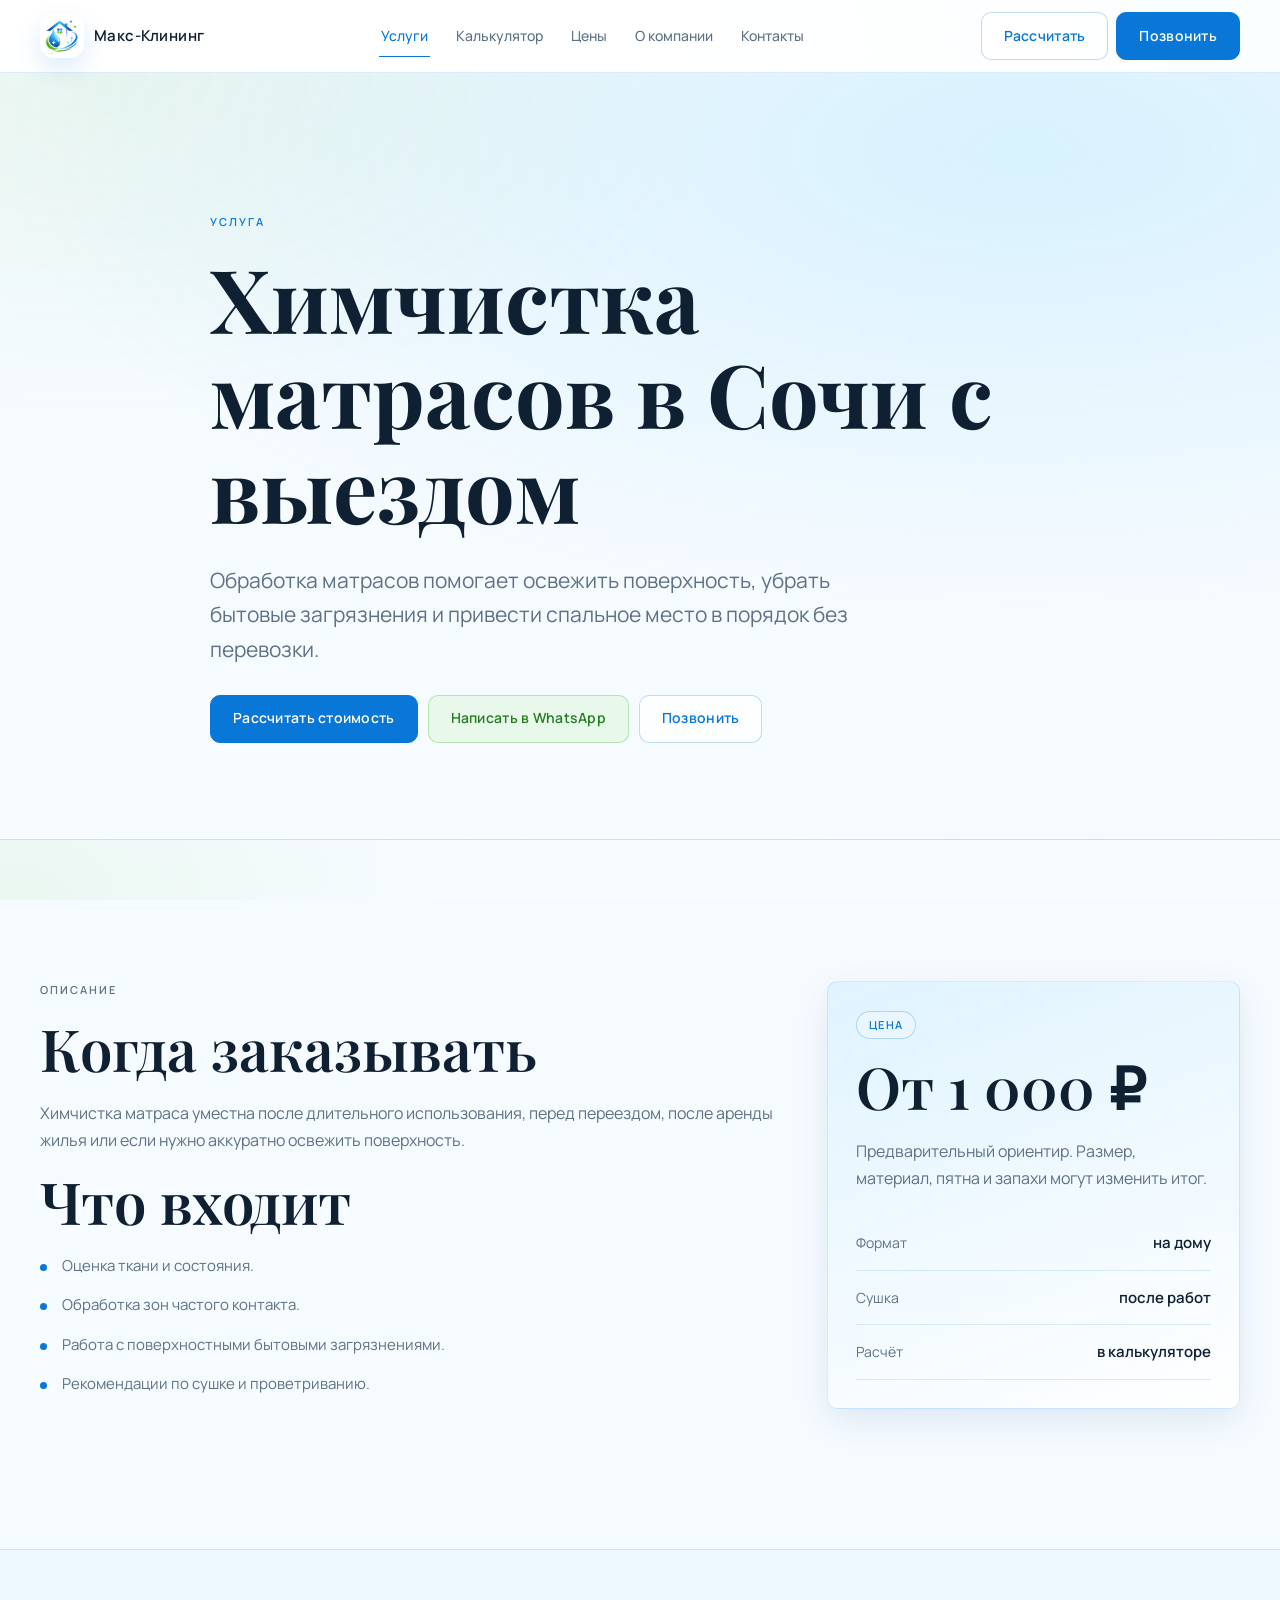
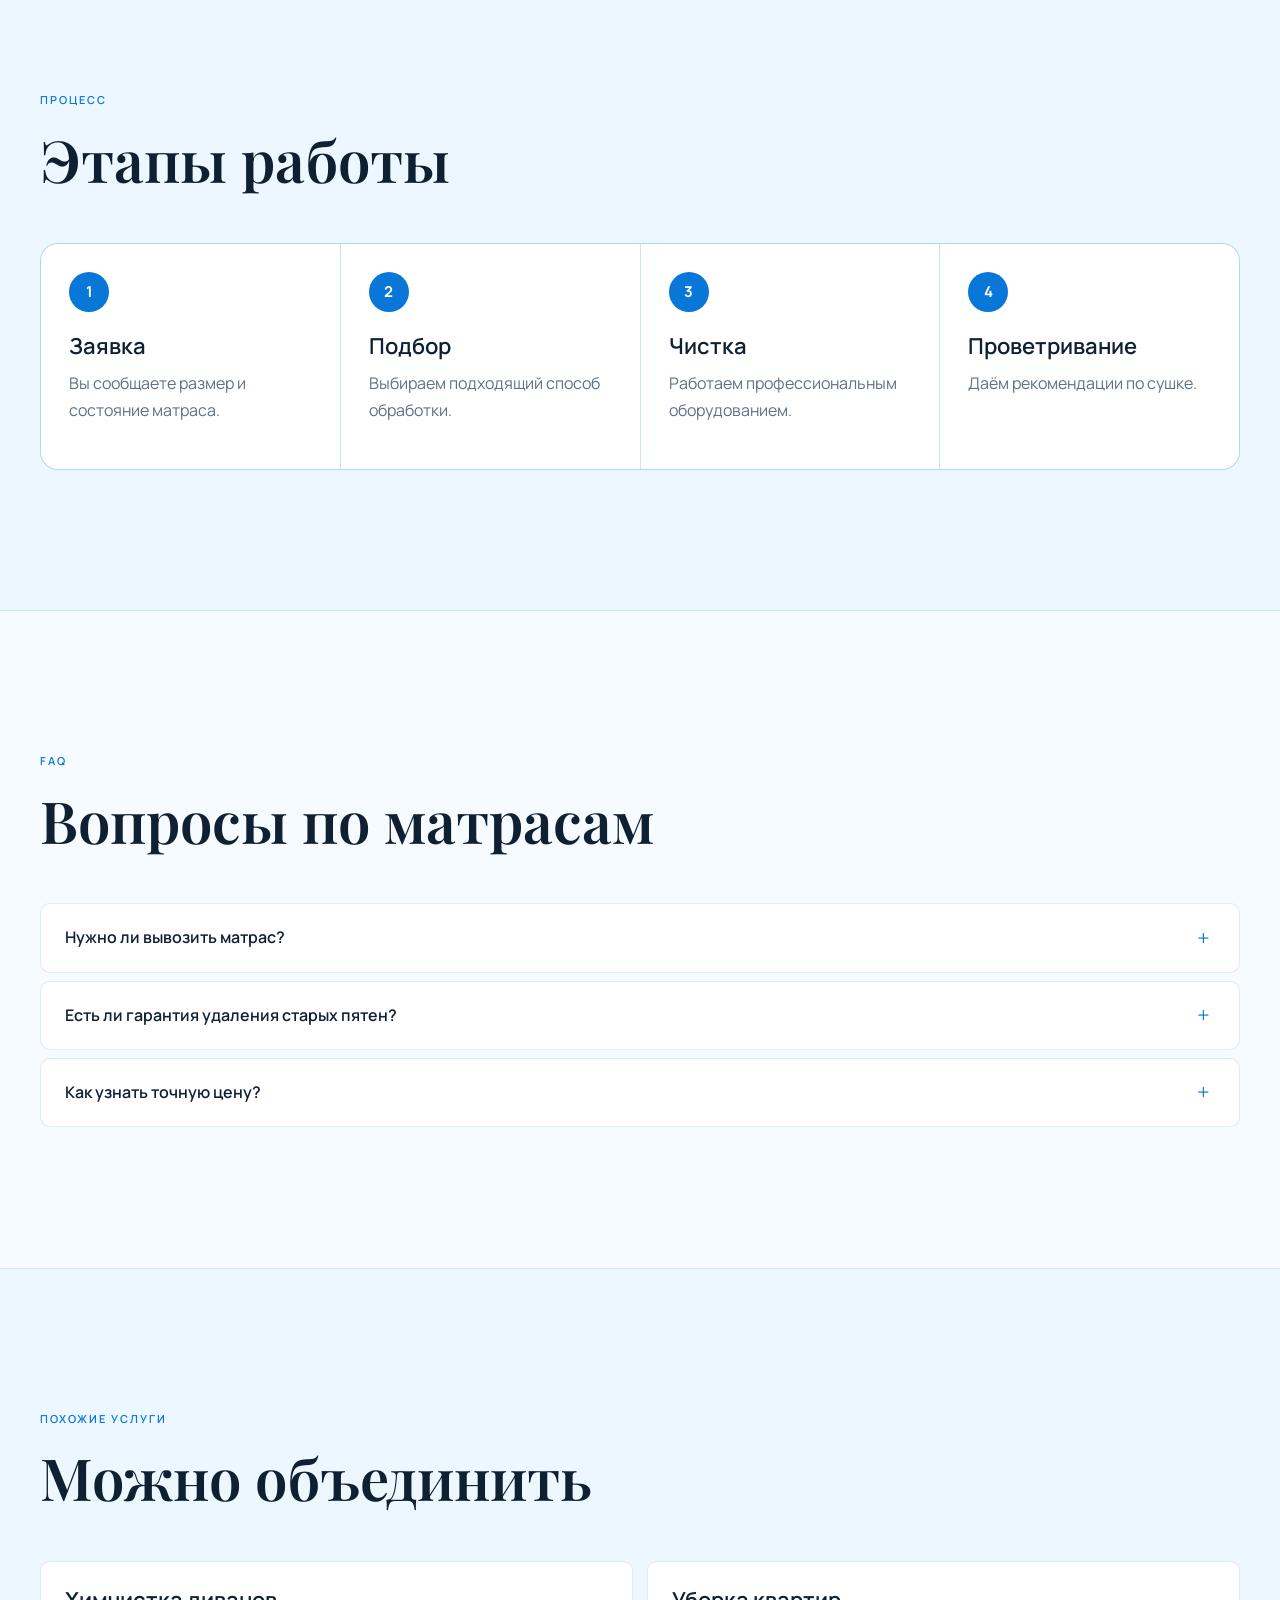
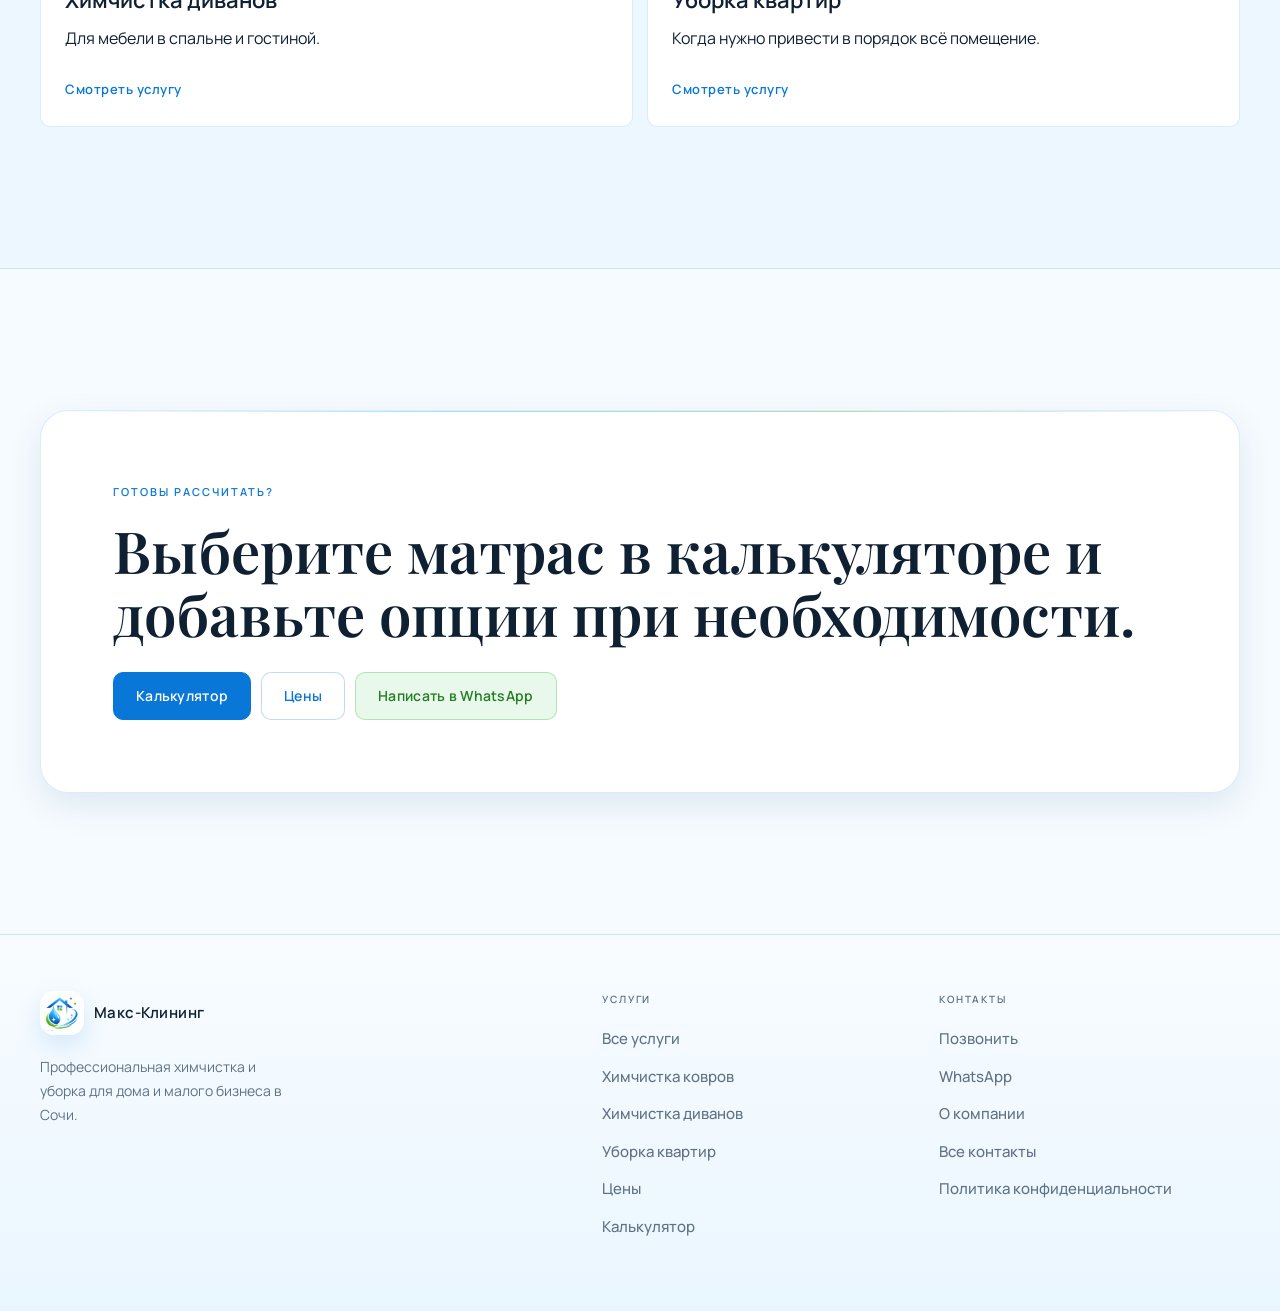
<file: service-mattress-cleaning.html>
<!DOCTYPE html>
<html lang="ru">
  <head>
    <meta charset="utf-8">
    <meta name="viewport" content="width=device-width, initial-scale=1">
    <title>Химчистка матрасов в Сочи на дому — Макс-Клининг</title>
    <meta name="description" content="Химчистка матрасов в Сочи Макс-Клининг: выезд по адресу, обработка поверхности, проверенные средства и предварительный расчёт цены.">
    <meta property="og:title" content="Химчистка матрасов в Сочи — Макс-Клининг">
    <meta property="og:description" content="Освежим матрас и обработаем зоны частого контакта. Итог зависит от размера и состояния.">
    <meta property="og:type" content="website">
    <meta property="og:image" content="https://kiril26022008-a11y.github.io/max-cleaning/assets/img/team-apartment-web.jpg">
    <link rel="preconnect" href="https://fonts.googleapis.com">
    <link rel="preconnect" href="https://fonts.gstatic.com" crossorigin>
    <link href="https://fonts.googleapis.com/css2?family=Manrope:wght@400;500;600&family=Playfair+Display:ital,wght@0,600;0,700;1,600&display=swap" rel="stylesheet">
    <link rel="stylesheet" href="assets/css/styles.css">
    <link rel="icon" href="favicon.svg" type="image/svg+xml">
    <link rel="manifest" href="site.webmanifest">
    <script type="application/ld+json">{"@context":"https://schema.org","@type":"Service","name":"Химчистка матрасов","serviceType":"Химчистка матрасов","provider":{"@type":"CleaningService","name":"Макс-Клининг"},"description":"Химчистка матрасов с выездом по адресу. Предварительная стоимость зависит от размера, материала и состояния.","url":"service-mattress-cleaning.html"}</script>
    <script type="application/ld+json">{"@context":"https://schema.org","@type":"FAQPage","mainEntity":[{"@type":"Question","name":"Можно ли пользоваться матрасом сразу?","acceptedAnswer":{"@type":"Answer","text":"После чистки матрасу нужно время на высыхание. Срок зависит от вентиляции и объёма обработки."}},{"@type":"Question","name":"Что влияет на стоимость?","acceptedAnswer":{"@type":"Answer","text":"Размер матраса, состояние поверхности, запахи и дополнительные опции."}},{"@type":"Question","name":"Можно ли заказать вместе с уборкой?","acceptedAnswer":{"@type":"Answer","text":"Да, заявку можно объединить с уборкой квартиры или химчисткой мебели."}}]}</script>
  </head>
  <body>
    <a class="skip-link" href="#main">Перейти к содержимому</a>
    <header class="site-header" data-header><div class="container header-inner"><a class="brand" href="index.html" aria-label="Макс-Клининг на главную"><img class="brand-mark" src="assets/img/logo-mark-web.png" alt="" width="64" height="64" aria-hidden="true"><span class="brand-text">Макс-Клининг</span></a><button class="menu-toggle" type="button" aria-label="Открыть меню" aria-expanded="false" aria-controls="primary-navigation" data-menu-toggle><span></span><span></span><span></span></button><nav class="site-nav" id="primary-navigation" aria-label="Основная навигация" data-nav><a href="services.html">Услуги</a><a href="calculator.html">Калькулятор</a><a href="prices.html">Цены</a><a href="about.html">О компании</a><a href="contacts.html">Контакты</a></nav><div class="header-actions"><a class="btn btn-secondary" href="calculator.html">Рассчитать</a><a class="btn btn-primary" href="tel:+79011598267" data-contact-phone data-contact-phone-href>Позвонить</a></div></div></header>
    <main id="main">
      <section class="page-hero"><div class="container narrow"><p class="eyebrow">Услуга</p><h1>Химчистка матрасов в Сочи с выездом</h1><p class="lead">Обработка матрасов помогает освежить поверхность, убрать бытовые загрязнения и привести спальное место в порядок без перевозки.</p><div class="cta-actions"><a class="btn btn-primary" href="calculator.html">Рассчитать стоимость</a><a class="btn btn-secondary" href="https://wa.me/79011598267?text=%D0%97%D0%B4%D1%80%D0%B0%D0%B2%D1%81%D1%82%D0%B2%D1%83%D0%B9%D1%82%D0%B5%21%20%D0%A5%D0%BE%D1%87%D1%83%20%D1%83%D0%B7%D0%BD%D0%B0%D1%82%D1%8C%20%D1%81%D1%82%D0%BE%D0%B8%D0%BC%D0%BE%D1%81%D1%82%D1%8C%20%D1%83%D1%81%D0%BB%D1%83%D0%B3%D0%B8%20%D0%9C%D0%B0%D0%BA%D1%81-%D0%9A%D0%BB%D0%B8%D0%BD%D0%B8%D0%BD%D0%B3%20%D0%B2%20%D0%A1%D0%BE%D1%87%D0%B8." data-contact-whatsapp-href data-whatsapp-message="Здравствуйте! Хочу узнать стоимость химчистки матраса в Сочи.">Написать в WhatsApp</a><a class="btn btn-secondary" href="tel:+79011598267" data-contact-phone data-contact-phone-href>Позвонить</a></div></div></section>
      <section class="section"><div class="container service-detail"><div><p class="eyebrow">Описание</p><h2>Когда заказывать</h2><p>Химчистка матраса уместна после длительного использования, перед переездом, после аренды жилья или если нужно аккуратно освежить поверхность.</p><h2>Что входит</h2><ul><li>Оценка ткани и состояния.</li><li>Обработка зон частого контакта.</li><li>Работа с поверхностными бытовыми загрязнениями.</li><li>Рекомендации по сушке и проветриванию.</li></ul></div><aside class="service-summary"><span class="todo-badge">Цена</span><h2>От 1 000 ₽</h2><p>Предварительный ориентир. Размер, материал, пятна и запахи могут изменить итог.</p><div class="service-meta"><div><span>Формат</span><strong>на дому</strong></div><div><span>Сушка</span><strong>после работ</strong></div><div><span>Расчёт</span><strong>в калькуляторе</strong></div></div></aside></div></section>
      <section class="section section-muted"><div class="container section-head"><p class="eyebrow">Процесс</p><h2>Этапы работы</h2></div><div class="container steps"><article><span>1</span><h3>Заявка</h3><p>Вы сообщаете размер и состояние матраса.</p></article><article><span>2</span><h3>Подбор</h3><p>Выбираем подходящий способ обработки.</p></article><article><span>3</span><h3>Чистка</h3><p>Работаем профессиональным оборудованием.</p></article><article><span>4</span><h3>Проветривание</h3><p>Даём рекомендации по сушке.</p></article></div></section>
      <section class="section"><div class="container section-head"><p class="eyebrow">FAQ</p><h2>Вопросы по матрасам</h2></div><div class="container faq-list"><details><summary>Нужно ли вывозить матрас?</summary><p>Текущая структура услуги рассчитана на выезд по адресу.</p></details><details><summary>Есть ли гарантия удаления старых пятен?</summary><p>Нет агрессивных обещаний: результат зависит от пятна, материала и давности.</p></details><details><summary>Как узнать точную цену?</summary><p>Сделайте предварительный расчёт и напишите в WhatsApp для уточнения.</p></details></div></section>
      <section class="section section-muted"><div class="container section-head"><p class="eyebrow">Похожие услуги</p><h2>Можно объединить</h2></div><div class="container related-grid"><article class="related-service"><h3>Химчистка диванов</h3><p>Для мебели в спальне и гостиной.</p><a href="service-sofa-cleaning.html">Смотреть услугу</a></article><article class="related-service"><h3>Уборка квартир</h3><p>Когда нужно привести в порядок всё помещение.</p><a href="service-apartment-cleaning.html">Смотреть услугу</a></article></div></section>
      <section class="section final-cta"><div class="container cta-panel"><p class="eyebrow">Готовы рассчитать?</p><h2>Выберите матрас в калькуляторе и добавьте опции при необходимости.</h2><div class="cta-actions"><a class="btn btn-primary" href="calculator.html">Калькулятор</a><a class="btn btn-secondary" href="prices.html">Цены</a><a class="btn btn-secondary" href="https://wa.me/79011598267?text=%D0%97%D0%B4%D1%80%D0%B0%D0%B2%D1%81%D1%82%D0%B2%D1%83%D0%B9%D1%82%D0%B5%21%20%D0%A5%D0%BE%D1%87%D1%83%20%D1%83%D0%B7%D0%BD%D0%B0%D1%82%D1%8C%20%D1%81%D1%82%D0%BE%D0%B8%D0%BC%D0%BE%D1%81%D1%82%D1%8C%20%D1%83%D1%81%D0%BB%D1%83%D0%B3%D0%B8%20%D0%9C%D0%B0%D0%BA%D1%81-%D0%9A%D0%BB%D0%B8%D0%BD%D0%B8%D0%BD%D0%B3%20%D0%B2%20%D0%A1%D0%BE%D1%87%D0%B8." data-contact-whatsapp-href data-whatsapp-message="Здравствуйте! Хочу узнать стоимость химчистки матраса в Сочи.">Написать в WhatsApp</a></div></div></section>
    </main>
    <footer class="site-footer" id="contacts-placeholder">
      <div class="container footer-grid">
        <div>
          <a class="brand" href="index.html"><img class="brand-mark" src="assets/img/logo-mark-web.png" alt="" width="64" height="64" aria-hidden="true"><span class="brand-text">Макс-Клининг</span></a>
          <p>Профессиональная химчистка и уборка для дома и малого бизнеса в Сочи.</p>
        </div>
        <nav aria-label="Навигация в подвале">
          <span class="footer-section-label">Услуги</span>
          <a href="services.html">Все услуги</a>
          <a href="service-carpet-cleaning.html">Химчистка ковров</a>
          <a href="service-sofa-cleaning.html">Химчистка диванов</a>
          <a href="service-apartment-cleaning.html">Уборка квартир</a>
          <a href="prices.html">Цены</a>
          <a href="calculator.html">Калькулятор</a>
        </nav>
        <div class="footer-contacts">
          <span class="footer-section-label">Контакты</span>
          <a href="tel:+79011598267" data-contact-phone data-contact-phone-href>Позвонить</a>
          <a href="https://wa.me/79011598267?text=%D0%97%D0%B4%D1%80%D0%B0%D0%B2%D1%81%D1%82%D0%B2%D1%83%D0%B9%D1%82%D0%B5%21%20%D0%A5%D0%BE%D1%87%D1%83%20%D1%83%D0%B7%D0%BD%D0%B0%D1%82%D1%8C%20%D1%81%D1%82%D0%BE%D0%B8%D0%BC%D0%BE%D1%81%D1%82%D1%8C%20%D1%83%D1%81%D0%BB%D1%83%D0%B3%D0%B8%20%D0%9C%D0%B0%D0%BA%D1%81-%D0%9A%D0%BB%D0%B8%D0%BD%D0%B8%D0%BD%D0%B3%20%D0%B2%20%D0%A1%D0%BE%D1%87%D0%B8." data-contact-whatsapp-href data-whatsapp-message="Здравствуйте! Хочу узнать стоимость услуги Макс-Клининг в Сочи.">WhatsApp</a>
          <a href="about.html">О компании</a>
          <a href="contacts.html">Все контакты</a>
          <a href="privacy.html">Политика конфиденциальности</a>
        </div>
      </div>
    </footer>
    <div class="mobile-cta-bar" aria-label="Быстрая связь">
      <a class="btn btn-primary" href="tel:+79011598267" data-contact-phone data-contact-phone-href>Позвонить</a>
      <a class="btn btn-secondary" href="https://wa.me/79011598267?text=%D0%97%D0%B4%D1%80%D0%B0%D0%B2%D1%81%D1%82%D0%B2%D1%83%D0%B9%D1%82%D0%B5%21%20%D0%A5%D0%BE%D1%87%D1%83%20%D1%83%D0%B7%D0%BD%D0%B0%D1%82%D1%8C%20%D1%81%D1%82%D0%BE%D0%B8%D0%BC%D0%BE%D1%81%D1%82%D1%8C%20%D1%83%D1%81%D0%BB%D1%83%D0%B3%D0%B8%20%D0%9C%D0%B0%D0%BA%D1%81-%D0%9A%D0%BB%D0%B8%D0%BD%D0%B8%D0%BD%D0%B3%20%D0%B2%20%D0%A1%D0%BE%D1%87%D0%B8." data-contact-whatsapp-href data-whatsapp-message="Здравствуйте! Хочу узнать стоимость услуги Макс-Клининг в Сочи.">WhatsApp</a>
    </div>

    <script src="assets/js/site-config.js"></script>
    <script src="assets/js/main.js"></script>
  </body>
</html>
</file>
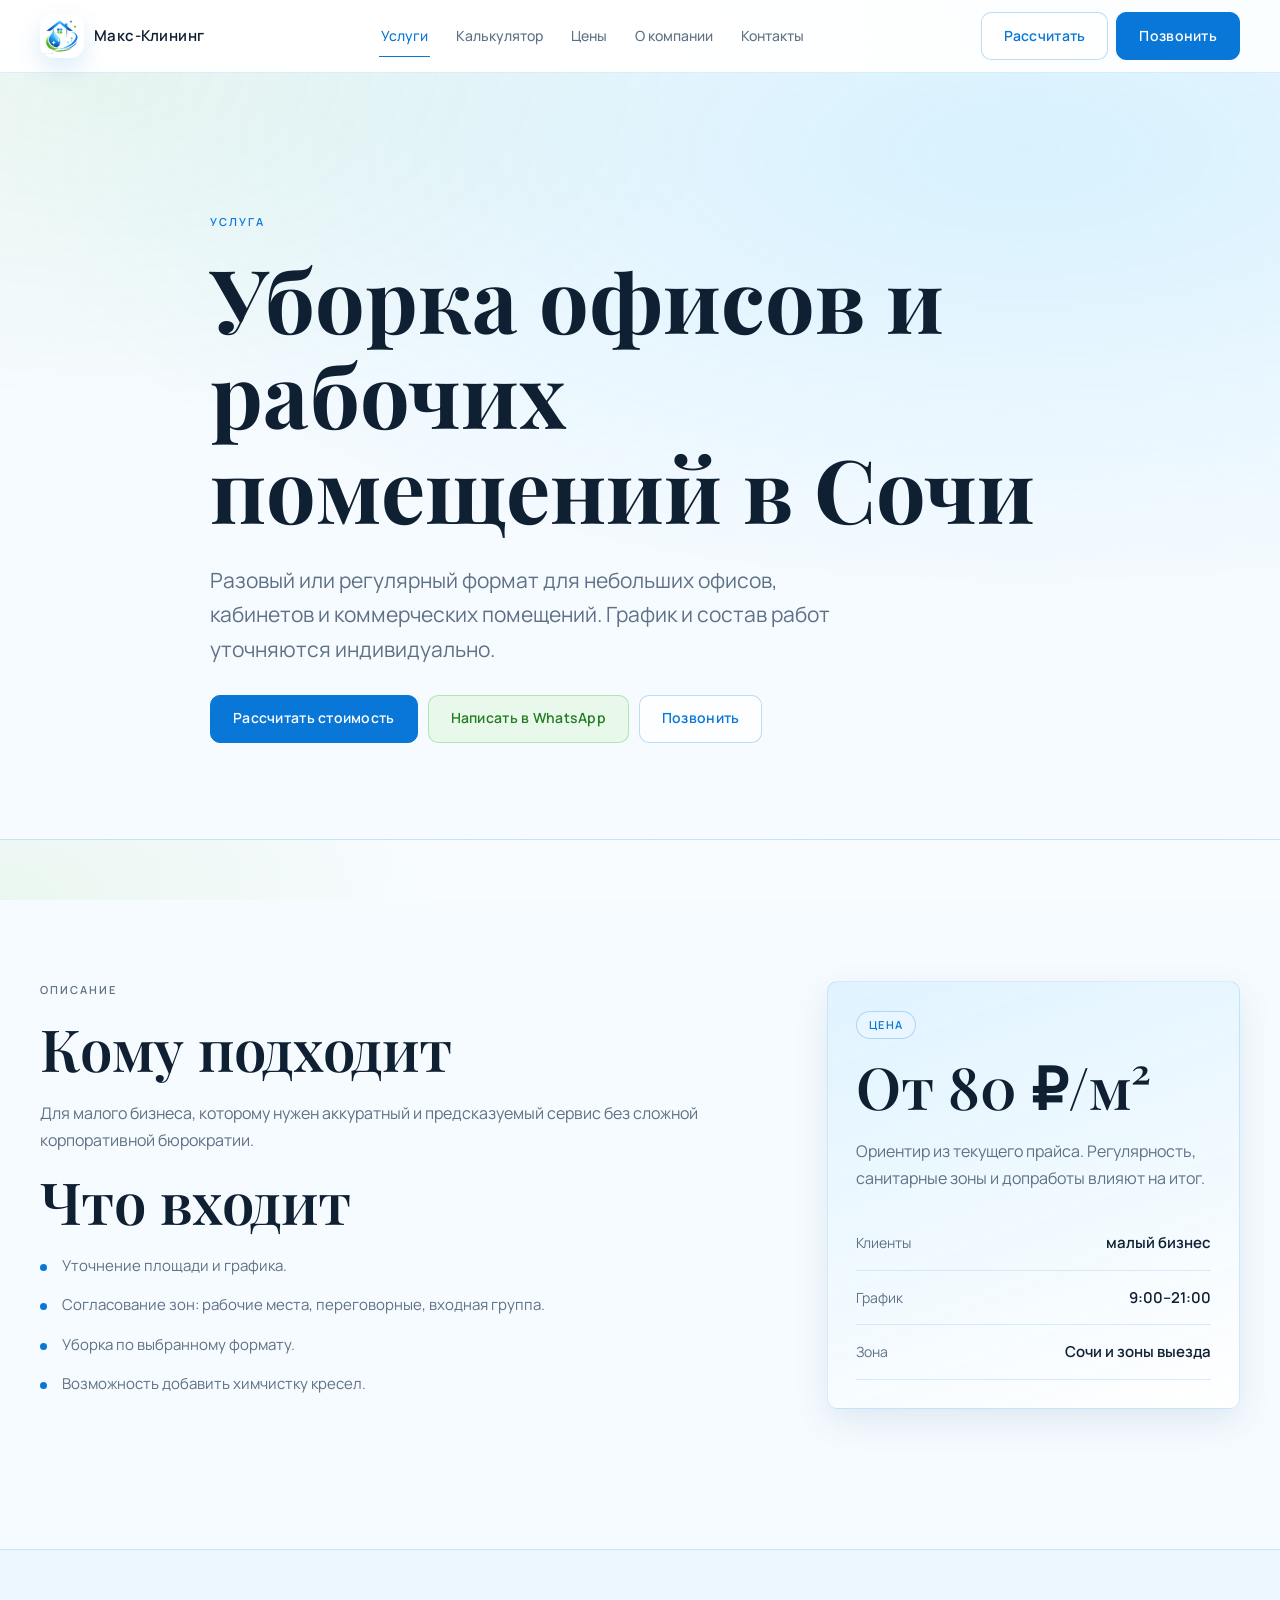
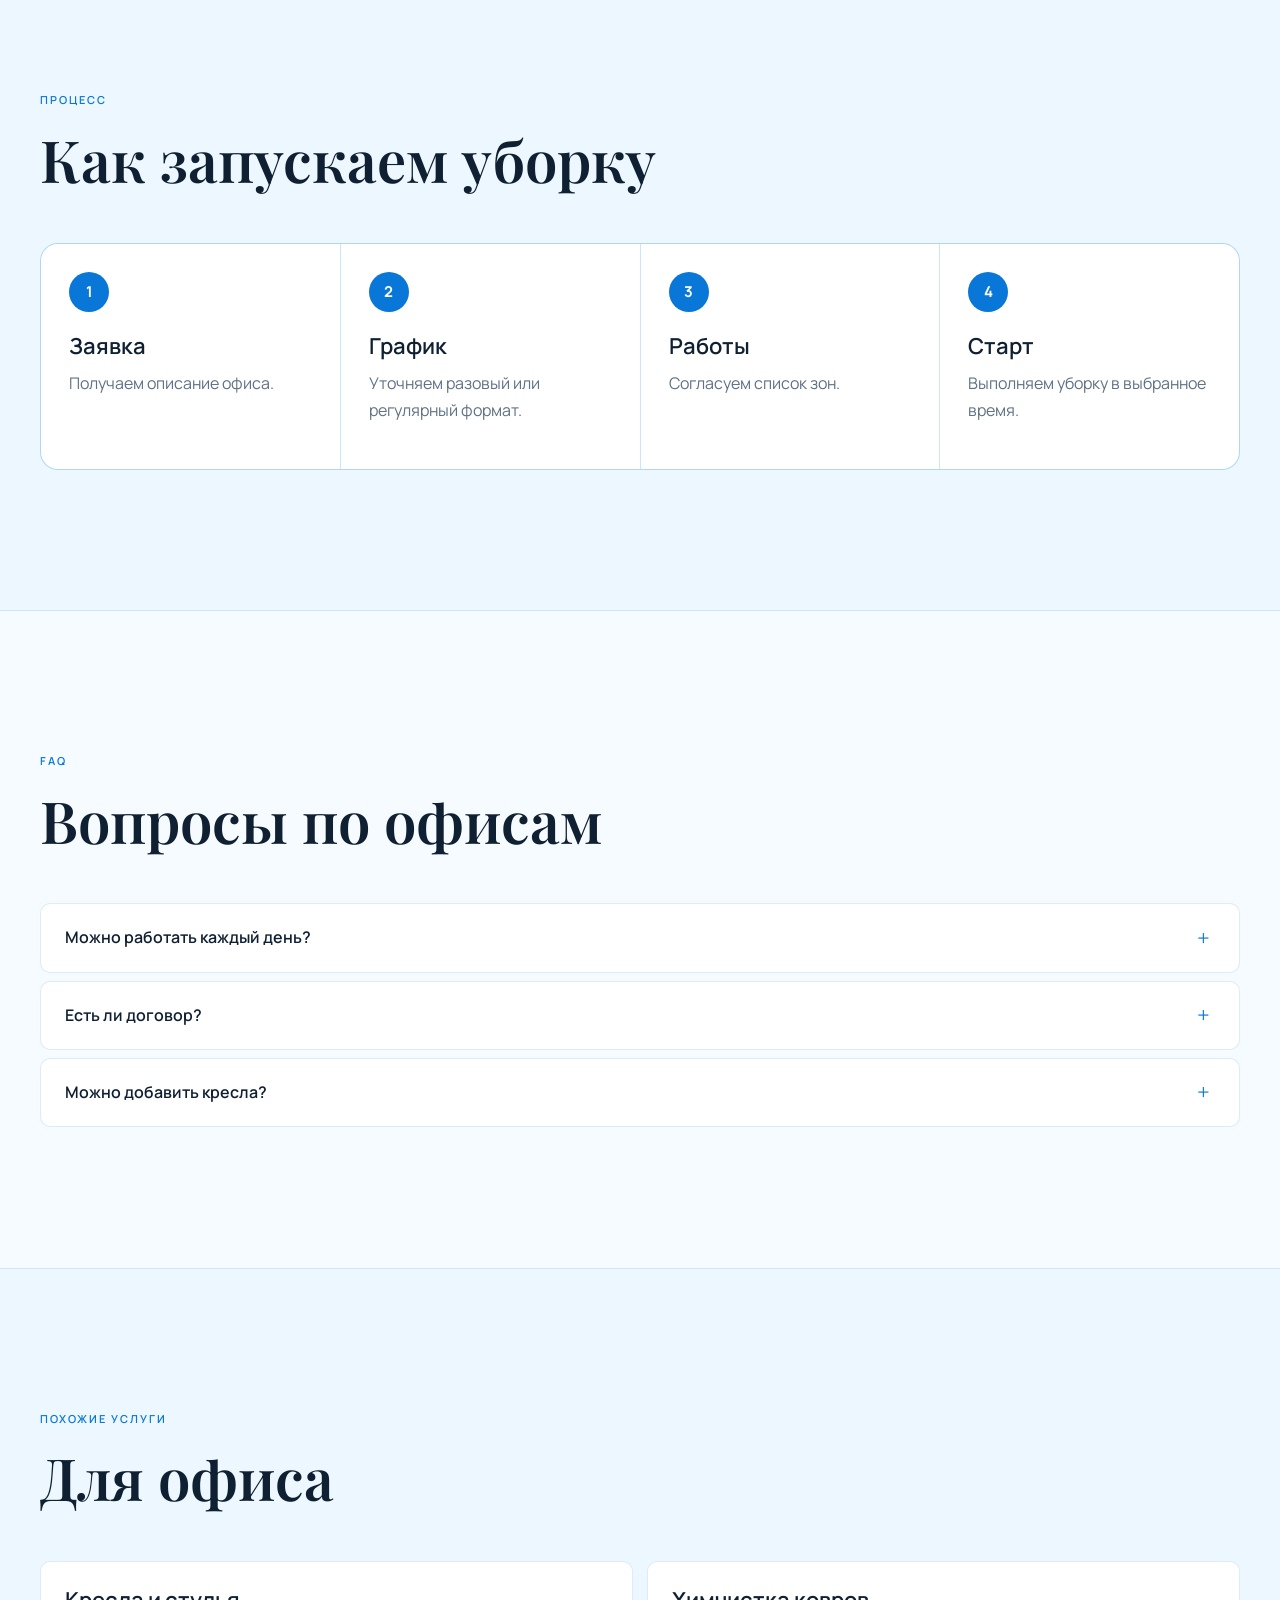
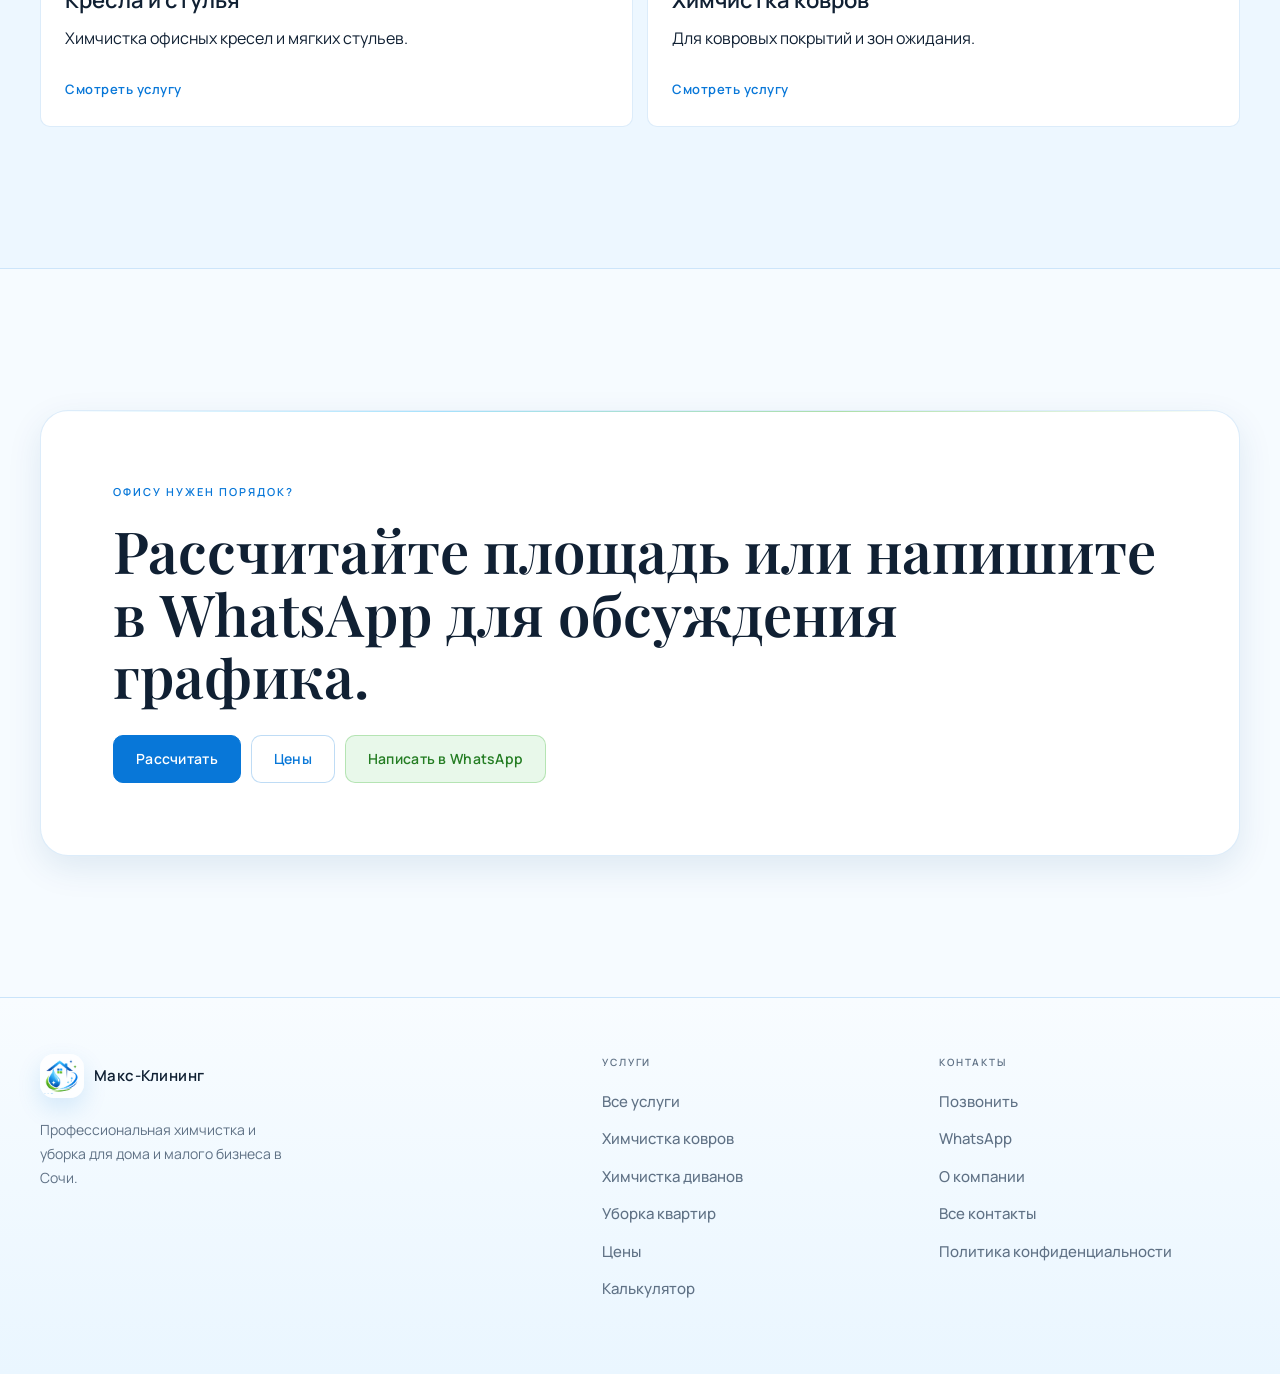
<file: service-office-cleaning.html>
<!DOCTYPE html>
<html lang="ru">
  <head>
    <meta charset="utf-8">
    <meta name="viewport" content="width=device-width, initial-scale=1">
    <title>Уборка офисов в Сочи для малого бизнеса — Макс-Клининг</title>
    <meta name="description" content="Уборка офисов в Сочи Макс-Клининг: разовые и регулярные выезды для небольших рабочих пространств, предварительный расчёт и заявка.">
    <meta property="og:title" content="Уборка офисов в Сочи — Макс-Клининг">
    <meta property="og:description" content="Уборка небольших офисов и рабочих помещений с понятным объёмом работ.">
    <meta property="og:type" content="website">
    <meta property="og:image" content="https://kiril26022008-a11y.github.io/max-cleaning/assets/img/team-apartment-web.jpg">
    <link rel="preconnect" href="https://fonts.googleapis.com">
    <link rel="preconnect" href="https://fonts.gstatic.com" crossorigin>
    <link href="https://fonts.googleapis.com/css2?family=Manrope:wght@400;500;600&family=Playfair+Display:ital,wght@0,600;0,700;1,600&display=swap" rel="stylesheet">
    <link rel="stylesheet" href="assets/css/styles.css">
    <link rel="icon" href="favicon.svg" type="image/svg+xml">
    <link rel="manifest" href="site.webmanifest">
    <script type="application/ld+json">{"@context":"https://schema.org","@type":"Service","name":"Уборка офисов","serviceType":"Уборка офисных помещений","provider":{"@type":"CleaningService","name":"Макс-Клининг"},"description":"Уборка офисов и небольших коммерческих помещений. Предварительная стоимость зависит от площади, графика и состава работ.","url":"service-office-cleaning.html"}</script>
    <script type="application/ld+json">{"@context":"https://schema.org","@type":"FAQPage","mainEntity":[{"@type":"Question","name":"Можно ли заказать регулярную уборку?","acceptedAnswer":{"@type":"Answer","text":"Да, регулярный формат можно заложить после уточнения графика и объёма."}},{"@type":"Question","name":"Что влияет на цену офиса?","acceptedAnswer":{"@type":"Answer","text":"Площадь, количество рабочих мест, санитарные зоны, график и дополнительные задачи."}},{"@type":"Question","name":"Можно почистить офисные кресла?","acceptedAnswer":{"@type":"Answer","text":"Да, химчистку кресел можно добавить отдельной услугой."}}]}</script>
  </head>
  <body>
    <a class="skip-link" href="#main">Перейти к содержимому</a>
    <header class="site-header" data-header><div class="container header-inner"><a class="brand" href="index.html" aria-label="Макс-Клининг на главную"><img class="brand-mark" src="assets/img/logo-mark-web.png" alt="" width="64" height="64" aria-hidden="true"><span class="brand-text">Макс-Клининг</span></a><button class="menu-toggle" type="button" aria-label="Открыть меню" aria-expanded="false" aria-controls="primary-navigation" data-menu-toggle><span></span><span></span><span></span></button><nav class="site-nav" id="primary-navigation" aria-label="Основная навигация" data-nav><a href="services.html">Услуги</a><a href="calculator.html">Калькулятор</a><a href="prices.html">Цены</a><a href="about.html">О компании</a><a href="contacts.html">Контакты</a></nav><div class="header-actions"><a class="btn btn-secondary" href="calculator.html">Рассчитать</a><a class="btn btn-primary" href="tel:+79011598267" data-contact-phone data-contact-phone-href>Позвонить</a></div></div></header>
    <main id="main">
      <section class="page-hero"><div class="container narrow"><p class="eyebrow">Услуга</p><h1>Уборка офисов и рабочих помещений в Сочи</h1><p class="lead">Разовый или регулярный формат для небольших офисов, кабинетов и коммерческих помещений. График и состав работ уточняются индивидуально.</p><div class="cta-actions"><a class="btn btn-primary" href="calculator.html">Рассчитать стоимость</a><a class="btn btn-secondary" href="https://wa.me/79011598267?text=%D0%97%D0%B4%D1%80%D0%B0%D0%B2%D1%81%D1%82%D0%B2%D1%83%D0%B9%D1%82%D0%B5%21%20%D0%A5%D0%BE%D1%87%D1%83%20%D1%83%D0%B7%D0%BD%D0%B0%D1%82%D1%8C%20%D1%81%D1%82%D0%BE%D0%B8%D0%BC%D0%BE%D1%81%D1%82%D1%8C%20%D1%83%D1%81%D0%BB%D1%83%D0%B3%D0%B8%20%D0%9C%D0%B0%D0%BA%D1%81-%D0%9A%D0%BB%D0%B8%D0%BD%D0%B8%D0%BD%D0%B3%20%D0%B2%20%D0%A1%D0%BE%D1%87%D0%B8." data-contact-whatsapp-href data-whatsapp-message="Здравствуйте! Хочу узнать стоимость уборки офиса в Сочи.">Написать в WhatsApp</a><a class="btn btn-secondary" href="tel:+79011598267" data-contact-phone data-contact-phone-href>Позвонить</a></div></div></section>
      <section class="section"><div class="container service-detail"><div><p class="eyebrow">Описание</p><h2>Кому подходит</h2><p>Для малого бизнеса, которому нужен аккуратный и предсказуемый сервис без сложной корпоративной бюрократии.</p><h2>Что входит</h2><ul><li>Уточнение площади и графика.</li><li>Согласование зон: рабочие места, переговорные, входная группа.</li><li>Уборка по выбранному формату.</li><li>Возможность добавить химчистку кресел.</li></ul></div><aside class="service-summary"><span class="todo-badge">Цена</span><h2>От 80 ₽/м²</h2><p>Ориентир из текущего прайса. Регулярность, санитарные зоны и допработы влияют на итог.</p><div class="service-meta"><div><span>Клиенты</span><strong>малый бизнес</strong></div><div><span>График</span><strong>9:00–21:00</strong></div><div><span>Зона</span><strong>Сочи и зоны выезда</strong></div></div></aside></div></section>
      <section class="section section-muted"><div class="container section-head"><p class="eyebrow">Процесс</p><h2>Как запускаем уборку</h2></div><div class="container steps"><article><span>1</span><h3>Заявка</h3><p>Получаем описание офиса.</p></article><article><span>2</span><h3>График</h3><p>Уточняем разовый или регулярный формат.</p></article><article><span>3</span><h3>Работы</h3><p>Согласуем список зон.</p></article><article><span>4</span><h3>Старт</h3><p>Выполняем уборку в выбранное время.</p></article></div></section>
      <section class="section"><div class="container section-head"><p class="eyebrow">FAQ</p><h2>Вопросы по офисам</h2></div><div class="container faq-list"><details><summary>Можно работать каждый день?</summary><p>Компания работает ежедневно, но конкретный офисный график нужно согласовать.</p></details><details><summary>Есть ли договор?</summary><p>Юридический формат и реквизиты уточняются при обсуждении.</p></details><details><summary>Можно добавить кресла?</summary><p>Да, химчистка кресел выделена отдельной услугой.</p></details></div></section>
      <section class="section section-muted"><div class="container section-head"><p class="eyebrow">Похожие услуги</p><h2>Для офиса</h2></div><div class="container related-grid"><article class="related-service"><h3>Кресла и стулья</h3><p>Химчистка офисных кресел и мягких стульев.</p><a href="service-chair-cleaning.html">Смотреть услугу</a></article><article class="related-service"><h3>Химчистка ковров</h3><p>Для ковровых покрытий и зон ожидания.</p><a href="service-carpet-cleaning.html">Смотреть услугу</a></article></div></section>
      <section class="section final-cta"><div class="container cta-panel"><p class="eyebrow">Офису нужен порядок?</p><h2>Рассчитайте площадь или напишите в WhatsApp для обсуждения графика.</h2><div class="cta-actions"><a class="btn btn-primary" href="calculator.html">Рассчитать</a><a class="btn btn-secondary" href="prices.html">Цены</a><a class="btn btn-secondary" href="https://wa.me/79011598267?text=%D0%97%D0%B4%D1%80%D0%B0%D0%B2%D1%81%D1%82%D0%B2%D1%83%D0%B9%D1%82%D0%B5%21%20%D0%A5%D0%BE%D1%87%D1%83%20%D1%83%D0%B7%D0%BD%D0%B0%D1%82%D1%8C%20%D1%81%D1%82%D0%BE%D0%B8%D0%BC%D0%BE%D1%81%D1%82%D1%8C%20%D1%83%D1%81%D0%BB%D1%83%D0%B3%D0%B8%20%D0%9C%D0%B0%D0%BA%D1%81-%D0%9A%D0%BB%D0%B8%D0%BD%D0%B8%D0%BD%D0%B3%20%D0%B2%20%D0%A1%D0%BE%D1%87%D0%B8." data-contact-whatsapp-href data-whatsapp-message="Здравствуйте! Хочу узнать стоимость уборки офиса в Сочи.">Написать в WhatsApp</a></div></div></section>
    </main>
    <footer class="site-footer" id="contacts-placeholder">
      <div class="container footer-grid">
        <div>
          <a class="brand" href="index.html"><img class="brand-mark" src="assets/img/logo-mark-web.png" alt="" width="64" height="64" aria-hidden="true"><span class="brand-text">Макс-Клининг</span></a>
          <p>Профессиональная химчистка и уборка для дома и малого бизнеса в Сочи.</p>
        </div>
        <nav aria-label="Навигация в подвале">
          <span class="footer-section-label">Услуги</span>
          <a href="services.html">Все услуги</a>
          <a href="service-carpet-cleaning.html">Химчистка ковров</a>
          <a href="service-sofa-cleaning.html">Химчистка диванов</a>
          <a href="service-apartment-cleaning.html">Уборка квартир</a>
          <a href="prices.html">Цены</a>
          <a href="calculator.html">Калькулятор</a>
        </nav>
        <div class="footer-contacts">
          <span class="footer-section-label">Контакты</span>
          <a href="tel:+79011598267" data-contact-phone data-contact-phone-href>Позвонить</a>
          <a href="https://wa.me/79011598267?text=%D0%97%D0%B4%D1%80%D0%B0%D0%B2%D1%81%D1%82%D0%B2%D1%83%D0%B9%D1%82%D0%B5%21%20%D0%A5%D0%BE%D1%87%D1%83%20%D1%83%D0%B7%D0%BD%D0%B0%D1%82%D1%8C%20%D1%81%D1%82%D0%BE%D0%B8%D0%BC%D0%BE%D1%81%D1%82%D1%8C%20%D1%83%D1%81%D0%BB%D1%83%D0%B3%D0%B8%20%D0%9C%D0%B0%D0%BA%D1%81-%D0%9A%D0%BB%D0%B8%D0%BD%D0%B8%D0%BD%D0%B3%20%D0%B2%20%D0%A1%D0%BE%D1%87%D0%B8." data-contact-whatsapp-href data-whatsapp-message="Здравствуйте! Хочу узнать стоимость услуги Макс-Клининг в Сочи.">WhatsApp</a>
          <a href="about.html">О компании</a>
          <a href="contacts.html">Все контакты</a>
          <a href="privacy.html">Политика конфиденциальности</a>
        </div>
      </div>
    </footer>
    <div class="mobile-cta-bar" aria-label="Быстрая связь">
      <a class="btn btn-primary" href="tel:+79011598267" data-contact-phone data-contact-phone-href>Позвонить</a>
      <a class="btn btn-secondary" href="https://wa.me/79011598267?text=%D0%97%D0%B4%D1%80%D0%B0%D0%B2%D1%81%D1%82%D0%B2%D1%83%D0%B9%D1%82%D0%B5%21%20%D0%A5%D0%BE%D1%87%D1%83%20%D1%83%D0%B7%D0%BD%D0%B0%D1%82%D1%8C%20%D1%81%D1%82%D0%BE%D0%B8%D0%BC%D0%BE%D1%81%D1%82%D1%8C%20%D1%83%D1%81%D0%BB%D1%83%D0%B3%D0%B8%20%D0%9C%D0%B0%D0%BA%D1%81-%D0%9A%D0%BB%D0%B8%D0%BD%D0%B8%D0%BD%D0%B3%20%D0%B2%20%D0%A1%D0%BE%D1%87%D0%B8." data-contact-whatsapp-href data-whatsapp-message="Здравствуйте! Хочу узнать стоимость услуги Макс-Клининг в Сочи.">WhatsApp</a>
    </div>

    <script src="assets/js/site-config.js"></script>
    <script src="assets/js/main.js"></script>
  </body>
</html>
</file>
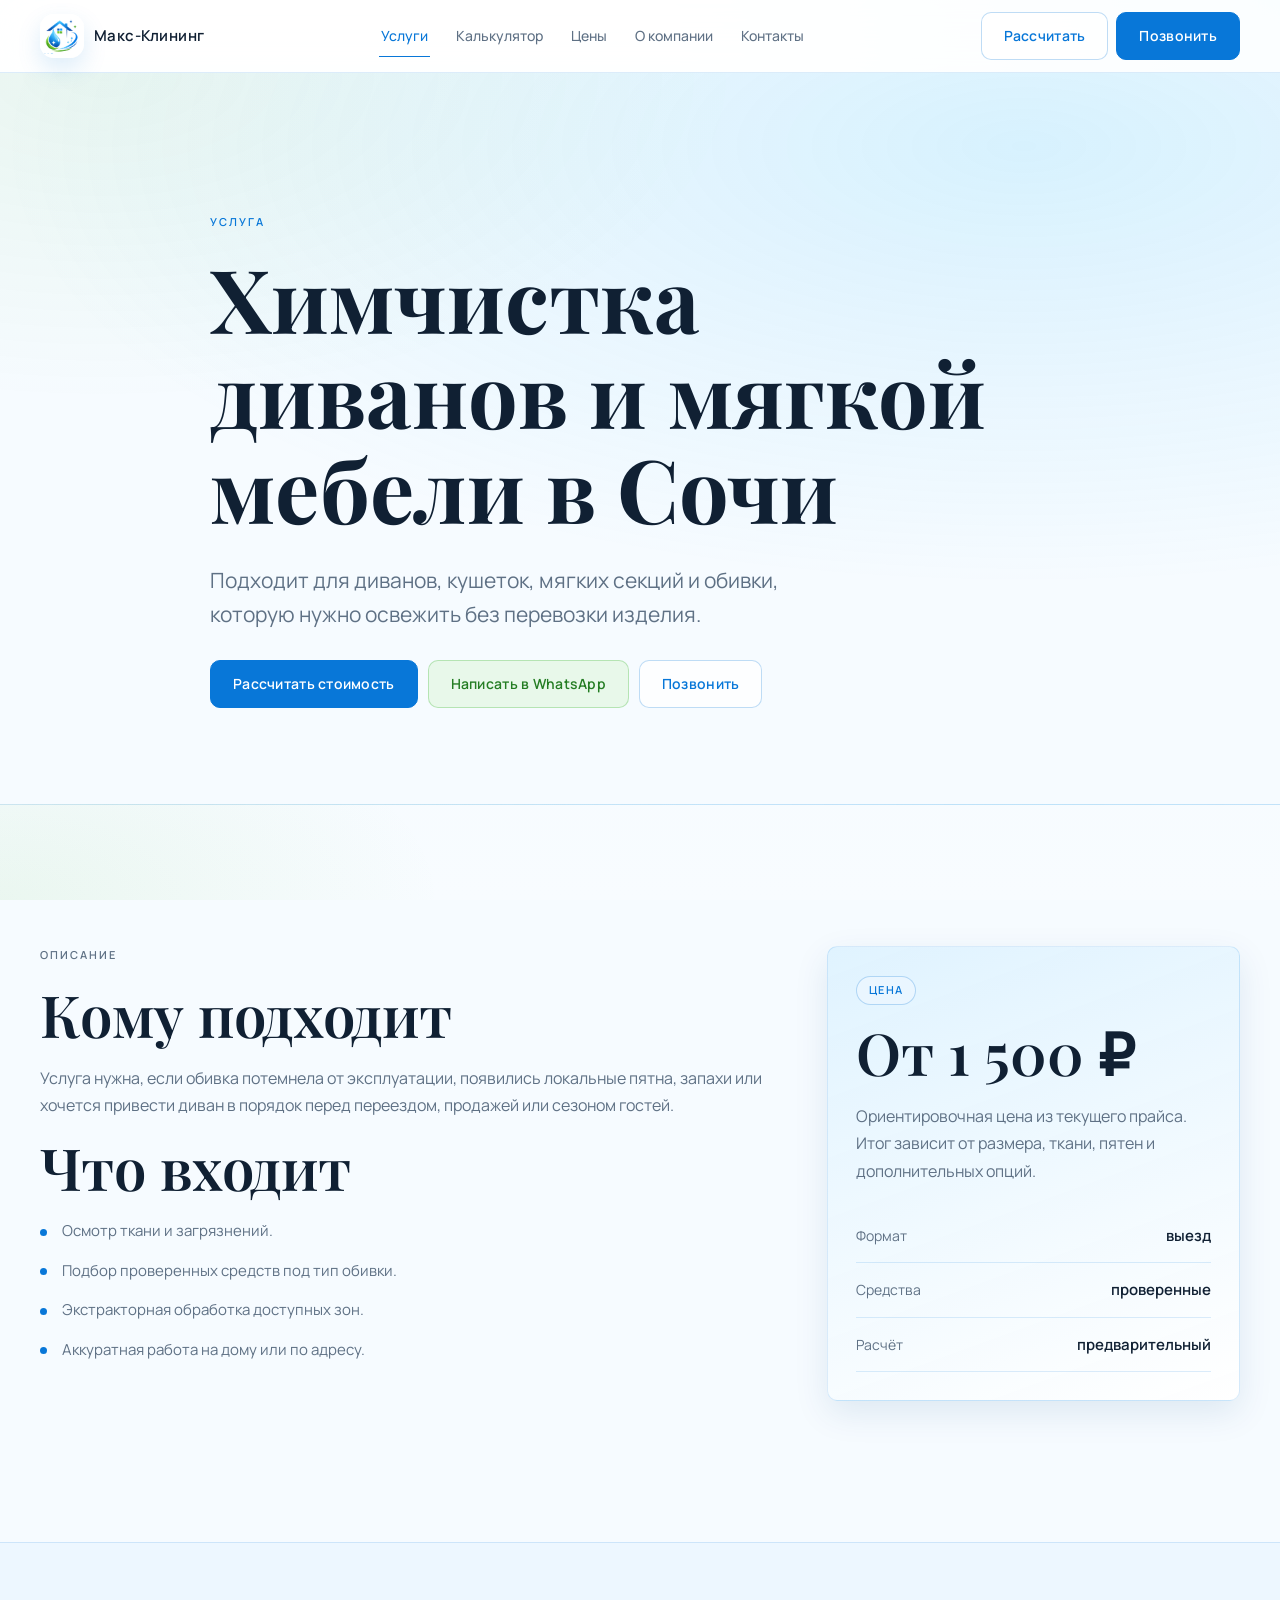
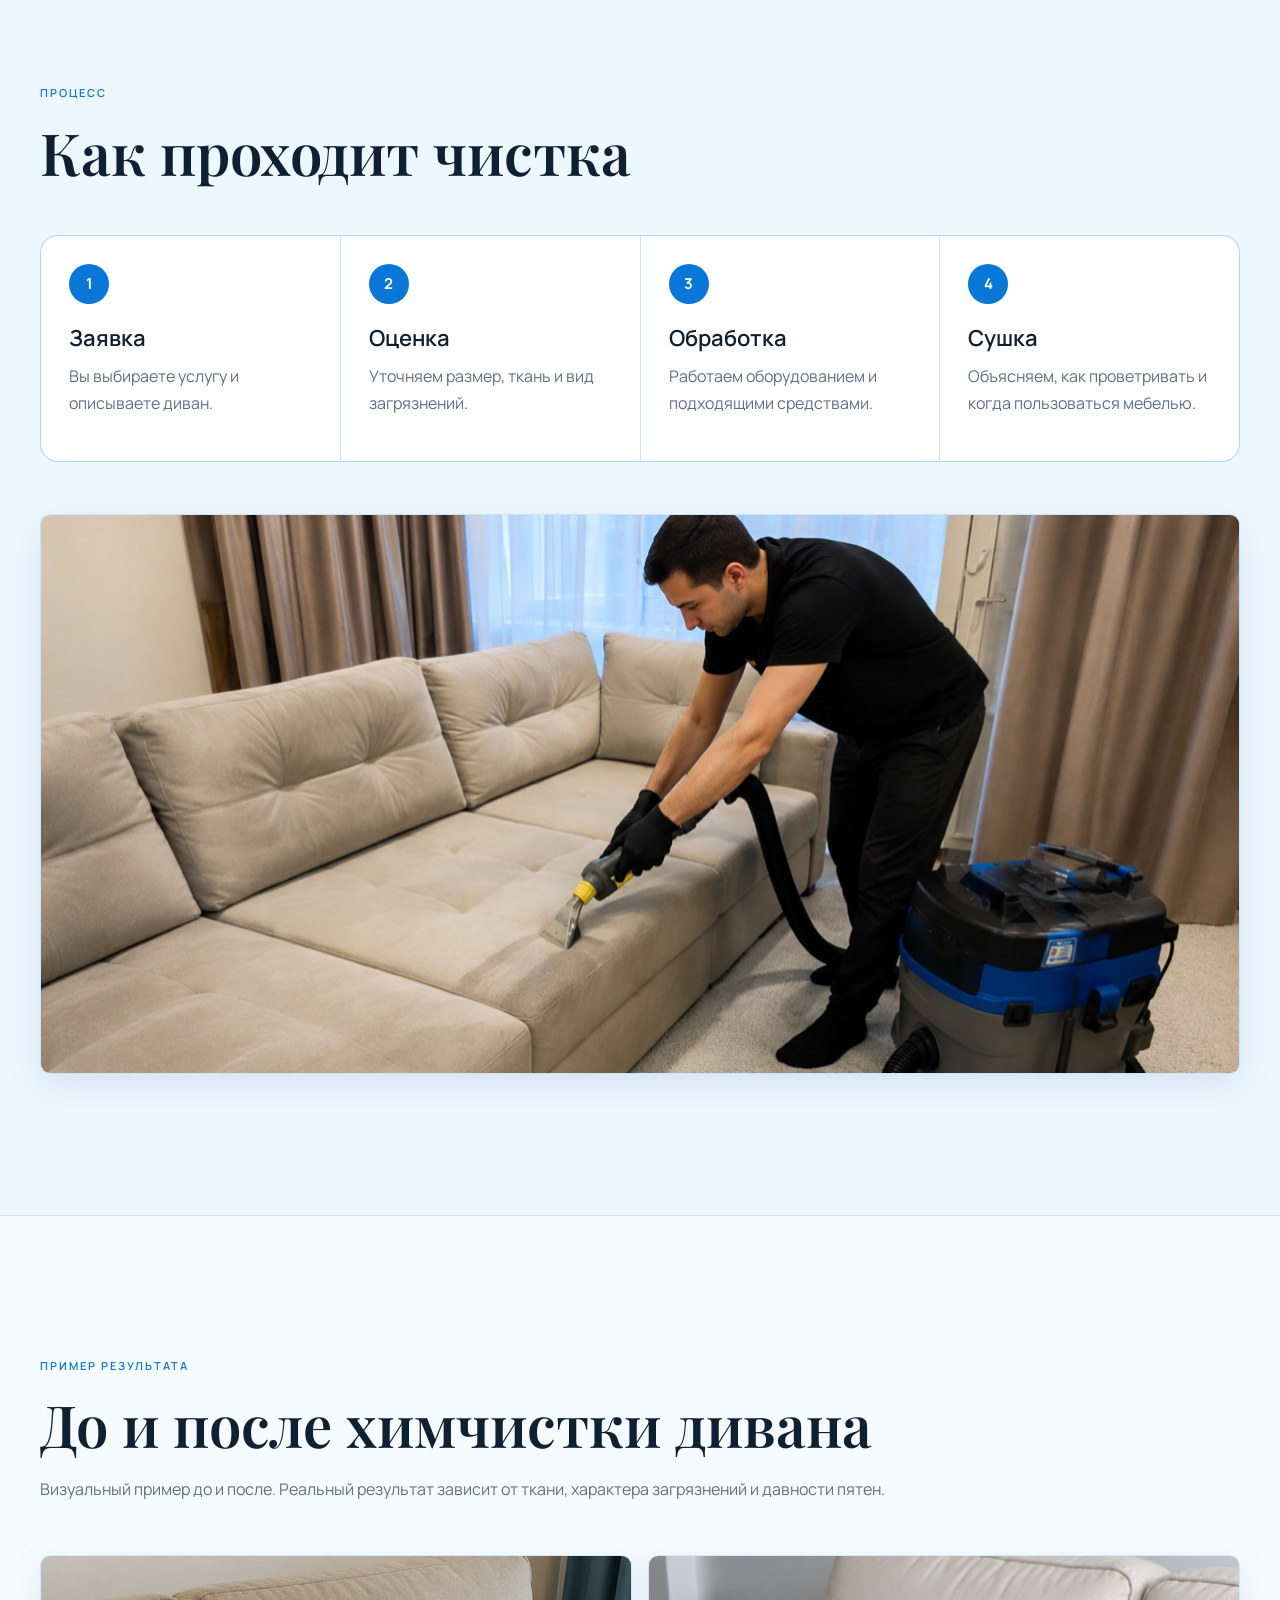
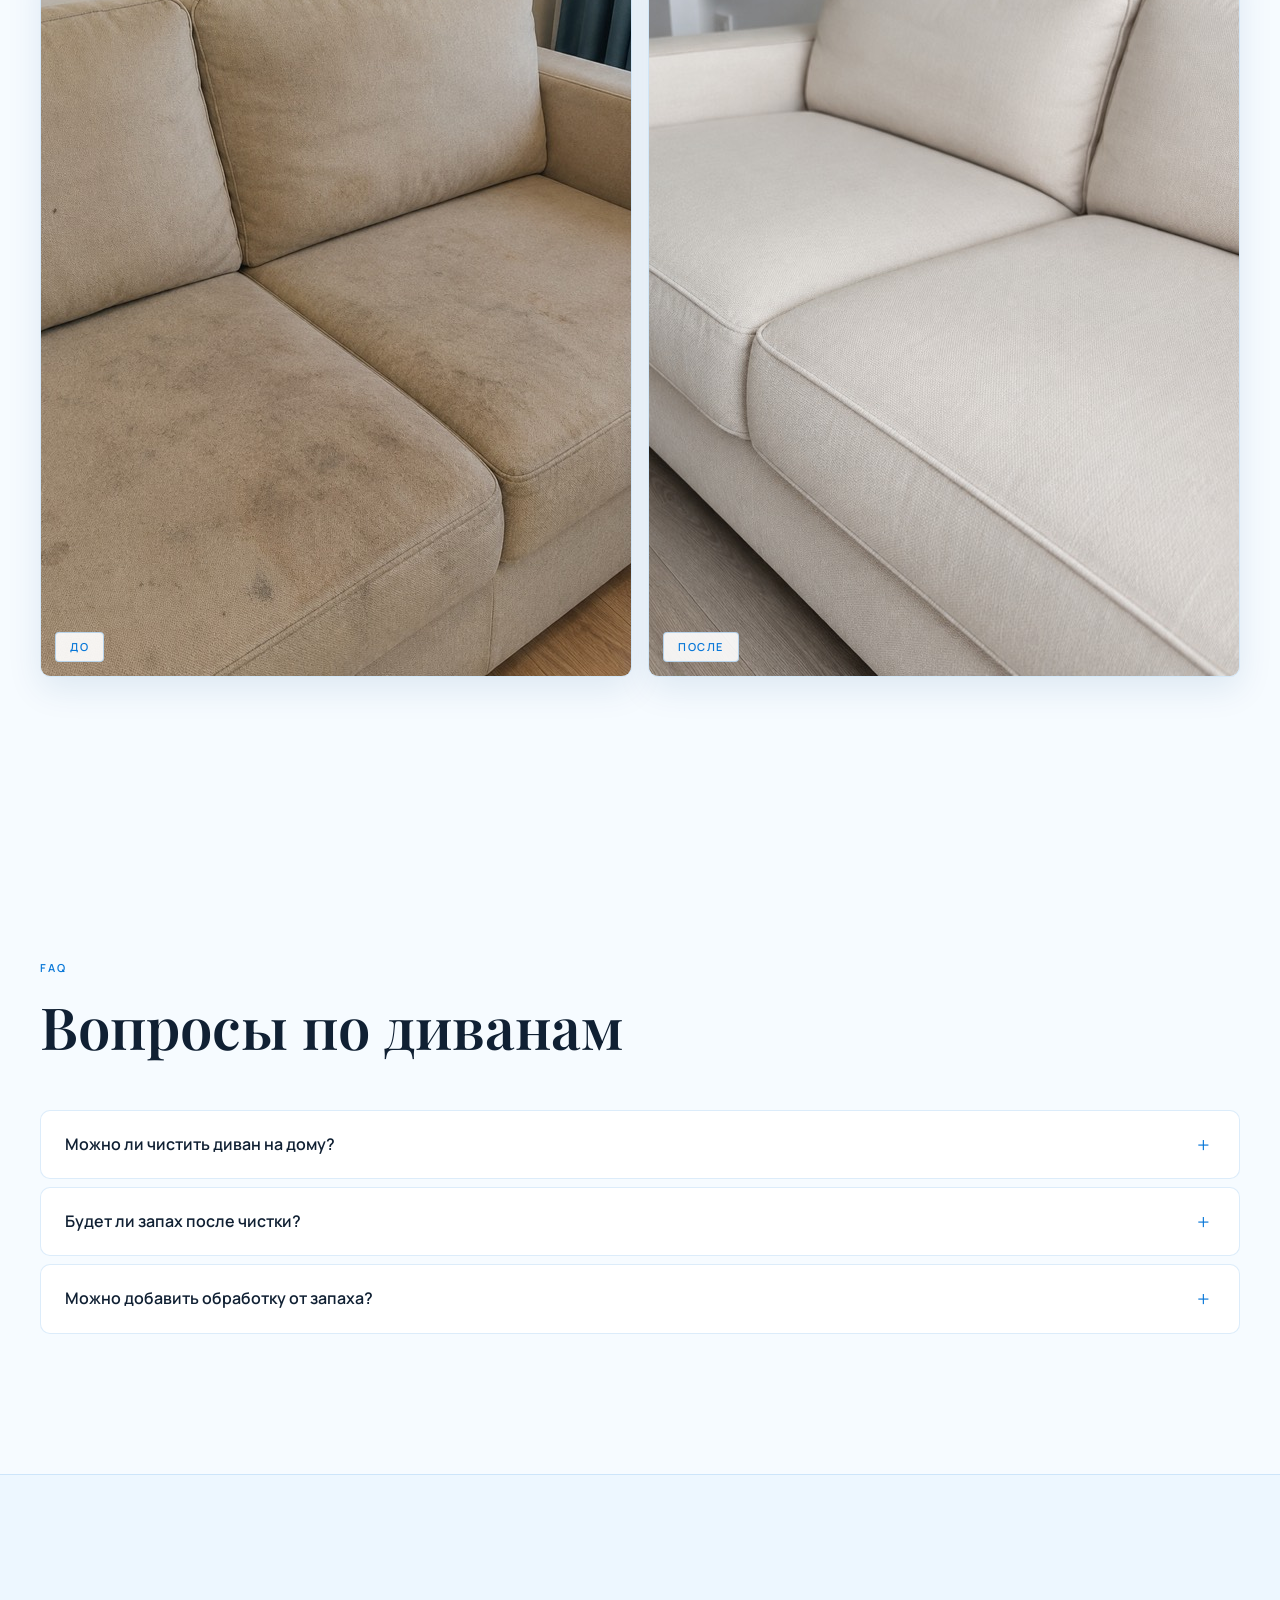
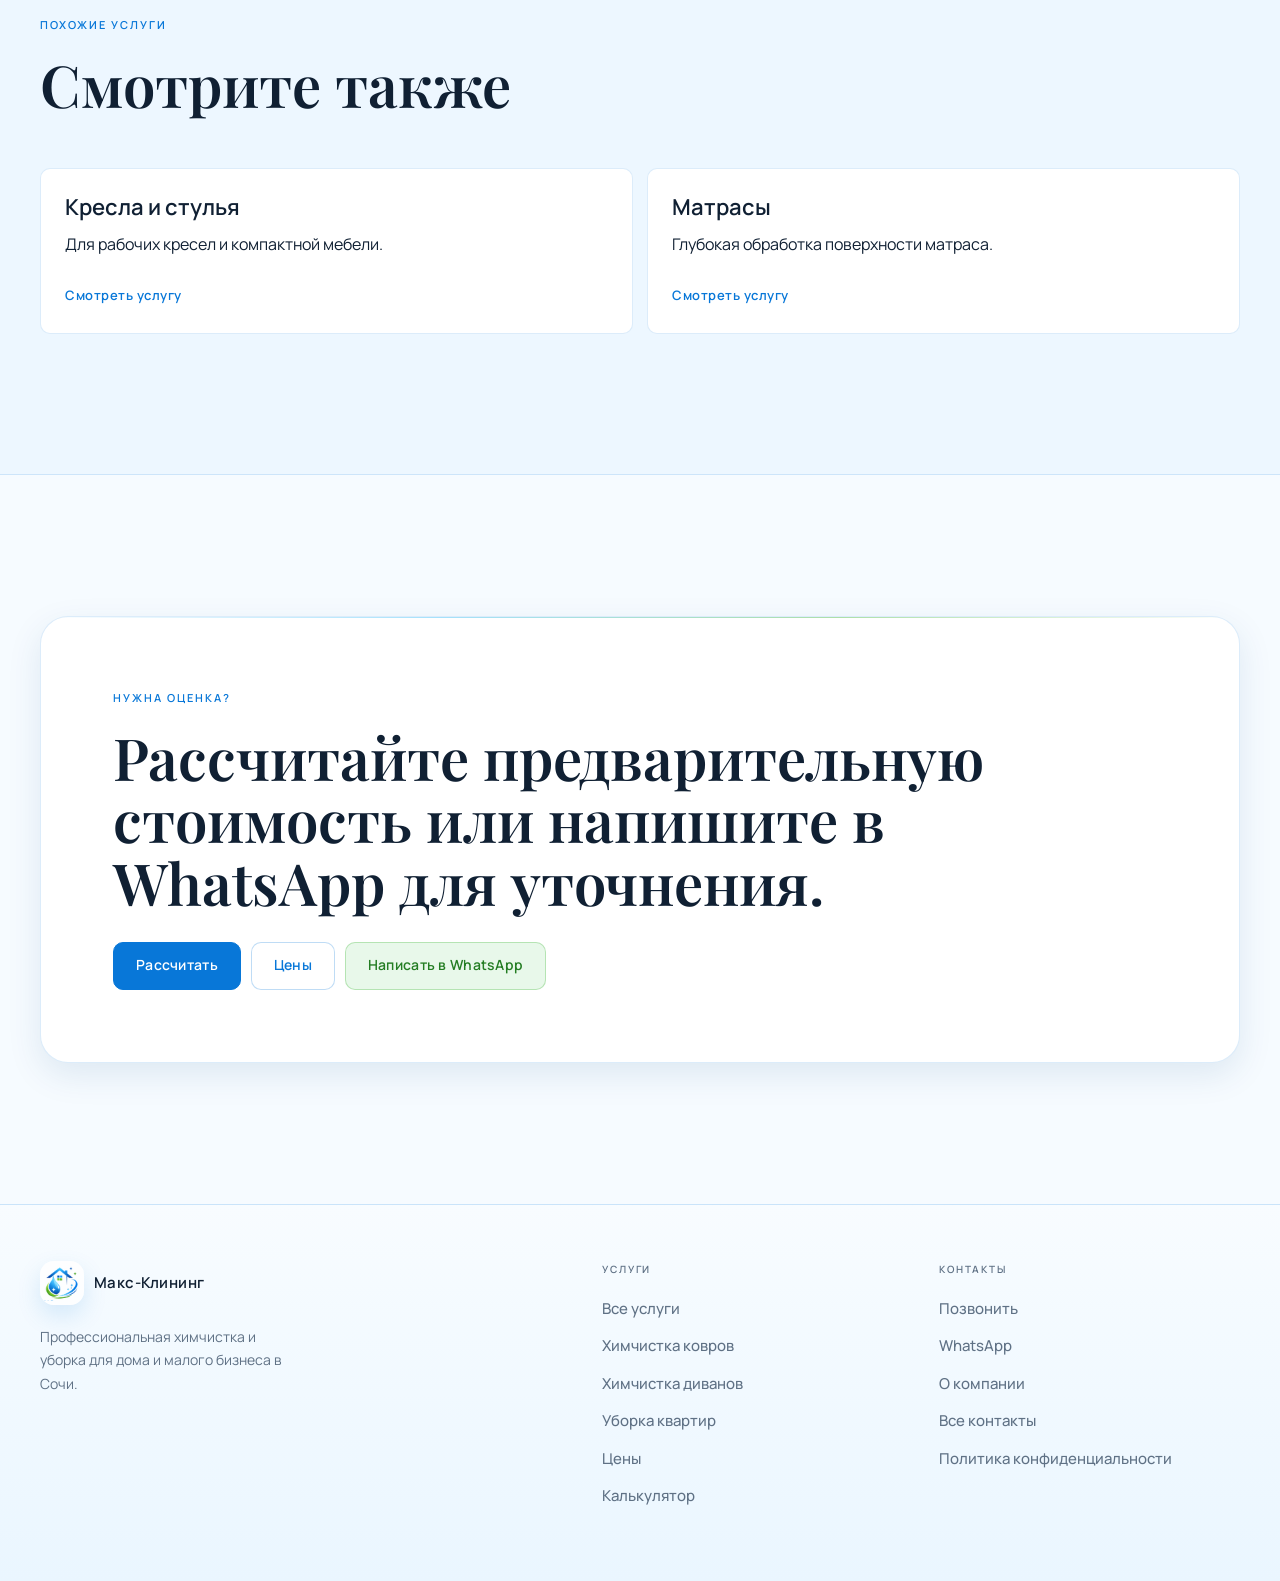
<file: service-sofa-cleaning.html>
<!DOCTYPE html>
<html lang="ru">
  <head>
    <meta charset="utf-8">
    <meta name="viewport" content="width=device-width, initial-scale=1">
    <title>Химчистка диванов в Сочи на дому — Макс-Клининг</title>
    <meta name="description" content="Химчистка диванов и мягкой мебели в Сочи на дому: профессиональное оборудование, проверенные средства, предварительная цена от Макс-Клининг.">
    <meta property="og:title" content="Химчистка диванов в Сочи — Макс-Клининг">
    <meta property="og:description" content="Чистка диванов, мягкой мебели и обивки с подбором способа под ткань и состояние изделия.">
    <meta property="og:type" content="website">
    <meta property="og:image" content="https://kiril26022008-a11y.github.io/max-cleaning/assets/img/sofa-process-web.jpg">
    <link rel="preconnect" href="https://fonts.googleapis.com">
    <link rel="preconnect" href="https://fonts.gstatic.com" crossorigin>
    <link href="https://fonts.googleapis.com/css2?family=Manrope:wght@400;500;600&family=Playfair+Display:ital,wght@0,600;0,700;1,600&display=swap" rel="stylesheet">
    <link rel="stylesheet" href="assets/css/styles.css">
    <link rel="icon" href="favicon.svg" type="image/svg+xml">
    <link rel="manifest" href="site.webmanifest">
    <script type="application/ld+json">{"@context":"https://schema.org","@type":"Service","name":"Химчистка диванов","serviceType":"Химчистка мягкой мебели","provider":{"@type":"CleaningService","name":"Макс-Клининг"},"description":"Химчистка диванов и мягкой мебели с выездом по адресу. Предварительная стоимость зависит от размера, ткани и загрязнений.","url":"service-sofa-cleaning.html"}</script>
    <script type="application/ld+json">{"@context":"https://schema.org","@type":"FAQPage","mainEntity":[{"@type":"Question","name":"Сколько сохнет диван после химчистки?","acceptedAnswer":{"@type":"Answer","text":"Обычно несколько часов. Точное время зависит от ткани, вентиляции и объёма обработки."}},{"@type":"Question","name":"Можно ли чистить светлую обивку?","acceptedAnswer":{"@type":"Answer","text":"Да, но способ и средства подбираются после оценки ткани и состояния обивки."}},{"@type":"Question","name":"Цена фиксированная?","acceptedAnswer":{"@type":"Answer","text":"На сайте указана предварительная стоимость. Финальная цена зависит от размера дивана, материала и дополнительных работ."}}]}</script>
  </head>
  <body>
    <a class="skip-link" href="#main">Перейти к содержимому</a>
    <header class="site-header" data-header><div class="container header-inner"><a class="brand" href="index.html" aria-label="Макс-Клининг на главную"><img class="brand-mark" src="assets/img/logo-mark-web.png" alt="" width="64" height="64" aria-hidden="true"><span class="brand-text">Макс-Клининг</span></a><button class="menu-toggle" type="button" aria-label="Открыть меню" aria-expanded="false" aria-controls="primary-navigation" data-menu-toggle><span></span><span></span><span></span></button><nav class="site-nav" id="primary-navigation" aria-label="Основная навигация" data-nav><a href="services.html">Услуги</a><a href="calculator.html">Калькулятор</a><a href="prices.html">Цены</a><a href="about.html">О компании</a><a href="contacts.html">Контакты</a></nav><div class="header-actions"><a class="btn btn-secondary" href="calculator.html">Рассчитать</a><a class="btn btn-primary" href="tel:+79011598267" data-contact-phone data-contact-phone-href>Позвонить</a></div></div></header>
    <main id="main">
      <section class="page-hero"><div class="container narrow"><p class="eyebrow">Услуга</p><h1>Химчистка диванов и мягкой мебели в Сочи</h1><p class="lead">Подходит для диванов, кушеток, мягких секций и обивки, которую нужно освежить без перевозки изделия.</p><div class="cta-actions"><a class="btn btn-primary" href="calculator.html">Рассчитать стоимость</a><a class="btn btn-secondary" href="https://wa.me/79011598267?text=%D0%97%D0%B4%D1%80%D0%B0%D0%B2%D1%81%D1%82%D0%B2%D1%83%D0%B9%D1%82%D0%B5%21%20%D0%A5%D0%BE%D1%87%D1%83%20%D1%83%D0%B7%D0%BD%D0%B0%D1%82%D1%8C%20%D1%81%D1%82%D0%BE%D0%B8%D0%BC%D0%BE%D1%81%D1%82%D1%8C%20%D1%83%D1%81%D0%BB%D1%83%D0%B3%D0%B8%20%D0%9C%D0%B0%D0%BA%D1%81-%D0%9A%D0%BB%D0%B8%D0%BD%D0%B8%D0%BD%D0%B3%20%D0%B2%20%D0%A1%D0%BE%D1%87%D0%B8." data-contact-whatsapp-href data-whatsapp-message="Здравствуйте! Хочу узнать стоимость химчистки дивана в Сочи.">Написать в WhatsApp</a><a class="btn btn-secondary" href="tel:+79011598267" data-contact-phone data-contact-phone-href>Позвонить</a></div></div></section>
      <section class="section"><div class="container service-detail"><div><p class="eyebrow">Описание</p><h2>Кому подходит</h2><p>Услуга нужна, если обивка потемнела от эксплуатации, появились локальные пятна, запахи или хочется привести диван в порядок перед переездом, продажей или сезоном гостей.</p><h2>Что входит</h2><ul><li>Осмотр ткани и загрязнений.</li><li>Подбор проверенных средств под тип обивки.</li><li>Экстракторная обработка доступных зон.</li><li>Аккуратная работа на дому или по адресу.</li></ul></div><aside class="service-summary"><span class="todo-badge">Цена</span><h2>От 1 500 ₽</h2><p>Ориентировочная цена из текущего прайса. Итог зависит от размера, ткани, пятен и дополнительных опций.</p><div class="service-meta"><div><span>Формат</span><strong>выезд</strong></div><div><span>Средства</span><strong>проверенные</strong></div><div><span>Расчёт</span><strong>предварительный</strong></div></div></aside></div></section>
      <section class="section section-muted"><div class="container section-head"><p class="eyebrow">Процесс</p><h2>Как проходит чистка</h2></div><div class="container steps"><article><span>1</span><h3>Заявка</h3><p>Вы выбираете услугу и описываете диван.</p></article><article><span>2</span><h3>Оценка</h3><p>Уточняем размер, ткань и вид загрязнений.</p></article><article><span>3</span><h3>Обработка</h3><p>Работаем оборудованием и подходящими средствами.</p></article><article><span>4</span><h3>Сушка</h3><p>Объясняем, как проветривать и когда пользоваться мебелью.</p></article></div><div class="container process-photo"><img src="assets/img/sofa-process-web.jpg" alt="Экстракторная химчистка дивана — профессиональное оборудование" loading="lazy" width="1200" height="675"></div></section>
      <section class="section">
        <div class="container section-head"><p class="eyebrow">Пример результата</p><h2>До и после химчистки дивана</h2><p>Визуальный пример до и после. Реальный результат зависит от ткани, характера загрязнений и давности пятен.</p></div>
        <div class="container before-after">
          <figure><img src="assets/img/sofa-before-web.jpg" alt="Диван до химчистки — загрязнения и потемнения на обивке" loading="lazy" width="960" height="720"><figcaption>До</figcaption></figure>
          <figure><img src="assets/img/sofa-after-web.jpg" alt="Диван после химчистки — чистая светлая обивка" loading="lazy" width="960" height="720"><figcaption>После</figcaption></figure>
          <figure aria-hidden="true"><img src="assets/img/sofa-before-web.jpg" alt="" loading="lazy" width="960" height="720"><figcaption>До</figcaption></figure>
          <figure aria-hidden="true"><img src="assets/img/sofa-after-web.jpg" alt="" loading="lazy" width="960" height="720"><figcaption>После</figcaption></figure>
        </div>
      </section>
      <section class="section"><div class="container section-head"><p class="eyebrow">FAQ</p><h2>Вопросы по диванам</h2></div><div class="container faq-list"><details><summary>Можно ли чистить диван на дому?</summary><p>Да, структура услуги рассчитана на выезд по адресу.</p></details><details><summary>Будет ли запах после чистки?</summary><p>После работы может оставаться влажность и лёгкий запах средства, который уходит при проветривании.</p></details><details><summary>Можно добавить обработку от запаха?</summary><p>Да, эта опция есть в калькуляторе как предварительная надбавка.</p></details></div></section>
      <section class="section section-muted"><div class="container section-head"><p class="eyebrow">Похожие услуги</p><h2>Смотрите также</h2></div><div class="container related-grid"><article class="related-service"><h3>Кресла и стулья</h3><p>Для рабочих кресел и компактной мебели.</p><a href="service-chair-cleaning.html">Смотреть услугу</a></article><article class="related-service"><h3>Матрасы</h3><p>Глубокая обработка поверхности матраса.</p><a href="service-mattress-cleaning.html">Смотреть услугу</a></article></div></section>
      <section class="section final-cta"><div class="container cta-panel"><p class="eyebrow">Нужна оценка?</p><h2>Рассчитайте предварительную стоимость или напишите в WhatsApp для уточнения.</h2><div class="cta-actions"><a class="btn btn-primary" href="calculator.html">Рассчитать</a><a class="btn btn-secondary" href="prices.html">Цены</a><a class="btn btn-secondary" href="https://wa.me/79011598267?text=%D0%97%D0%B4%D1%80%D0%B0%D0%B2%D1%81%D1%82%D0%B2%D1%83%D0%B9%D1%82%D0%B5%21%20%D0%A5%D0%BE%D1%87%D1%83%20%D1%83%D0%B7%D0%BD%D0%B0%D1%82%D1%8C%20%D1%81%D1%82%D0%BE%D0%B8%D0%BC%D0%BE%D1%81%D1%82%D1%8C%20%D1%83%D1%81%D0%BB%D1%83%D0%B3%D0%B8%20%D0%9C%D0%B0%D0%BA%D1%81-%D0%9A%D0%BB%D0%B8%D0%BD%D0%B8%D0%BD%D0%B3%20%D0%B2%20%D0%A1%D0%BE%D1%87%D0%B8." data-contact-whatsapp-href data-whatsapp-message="Здравствуйте! Хочу узнать стоимость химчистки дивана в Сочи.">Написать в WhatsApp</a></div></div></section>
    </main>
    <footer class="site-footer" id="contacts-placeholder">
      <div class="container footer-grid">
        <div>
          <a class="brand" href="index.html"><img class="brand-mark" src="assets/img/logo-mark-web.png" alt="" width="64" height="64" aria-hidden="true"><span class="brand-text">Макс-Клининг</span></a>
          <p>Профессиональная химчистка и уборка для дома и малого бизнеса в Сочи.</p>
        </div>
        <nav aria-label="Навигация в подвале">
          <span class="footer-section-label">Услуги</span>
          <a href="services.html">Все услуги</a>
          <a href="service-carpet-cleaning.html">Химчистка ковров</a>
          <a href="service-sofa-cleaning.html">Химчистка диванов</a>
          <a href="service-apartment-cleaning.html">Уборка квартир</a>
          <a href="prices.html">Цены</a>
          <a href="calculator.html">Калькулятор</a>
        </nav>
        <div class="footer-contacts">
          <span class="footer-section-label">Контакты</span>
          <a href="tel:+79011598267" data-contact-phone data-contact-phone-href>Позвонить</a>
          <a href="https://wa.me/79011598267?text=%D0%97%D0%B4%D1%80%D0%B0%D0%B2%D1%81%D1%82%D0%B2%D1%83%D0%B9%D1%82%D0%B5%21%20%D0%A5%D0%BE%D1%87%D1%83%20%D1%83%D0%B7%D0%BD%D0%B0%D1%82%D1%8C%20%D1%81%D1%82%D0%BE%D0%B8%D0%BC%D0%BE%D1%81%D1%82%D1%8C%20%D1%83%D1%81%D0%BB%D1%83%D0%B3%D0%B8%20%D0%9C%D0%B0%D0%BA%D1%81-%D0%9A%D0%BB%D0%B8%D0%BD%D0%B8%D0%BD%D0%B3%20%D0%B2%20%D0%A1%D0%BE%D1%87%D0%B8." data-contact-whatsapp-href data-whatsapp-message="Здравствуйте! Хочу узнать стоимость услуги Макс-Клининг в Сочи.">WhatsApp</a>
          <a href="about.html">О компании</a>
          <a href="contacts.html">Все контакты</a>
          <a href="privacy.html">Политика конфиденциальности</a>
        </div>
      </div>
    </footer>
    <div class="mobile-cta-bar" aria-label="Быстрая связь">
      <a class="btn btn-primary" href="tel:+79011598267" data-contact-phone data-contact-phone-href>Позвонить</a>
      <a class="btn btn-secondary" href="https://wa.me/79011598267?text=%D0%97%D0%B4%D1%80%D0%B0%D0%B2%D1%81%D1%82%D0%B2%D1%83%D0%B9%D1%82%D0%B5%21%20%D0%A5%D0%BE%D1%87%D1%83%20%D1%83%D0%B7%D0%BD%D0%B0%D1%82%D1%8C%20%D1%81%D1%82%D0%BE%D0%B8%D0%BC%D0%BE%D1%81%D1%82%D1%8C%20%D1%83%D1%81%D0%BB%D1%83%D0%B3%D0%B8%20%D0%9C%D0%B0%D0%BA%D1%81-%D0%9A%D0%BB%D0%B8%D0%BD%D0%B8%D0%BD%D0%B3%20%D0%B2%20%D0%A1%D0%BE%D1%87%D0%B8." data-contact-whatsapp-href data-whatsapp-message="Здравствуйте! Хочу узнать стоимость услуги Макс-Клининг в Сочи.">WhatsApp</a>
    </div>

    <script src="assets/js/site-config.js"></script>
    <script src="assets/js/main.js"></script>
  </body>
</html>
</file>
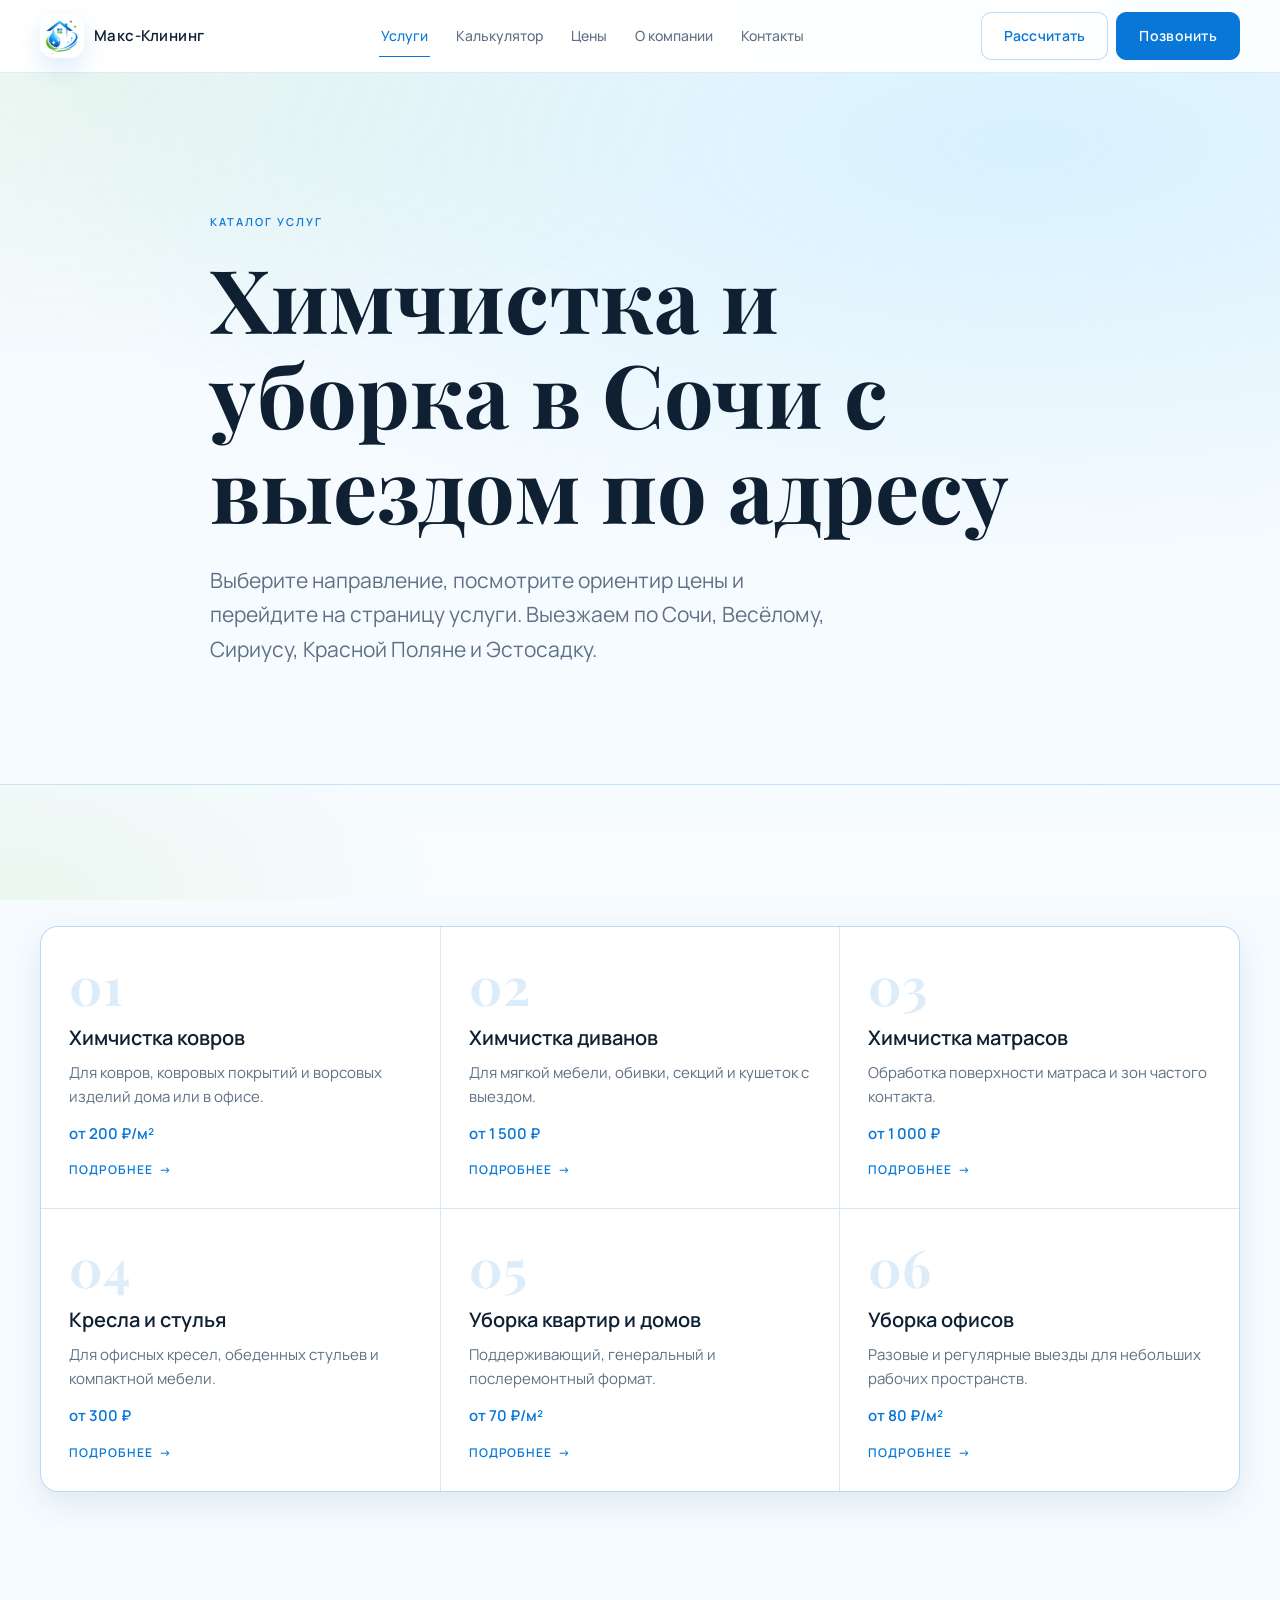
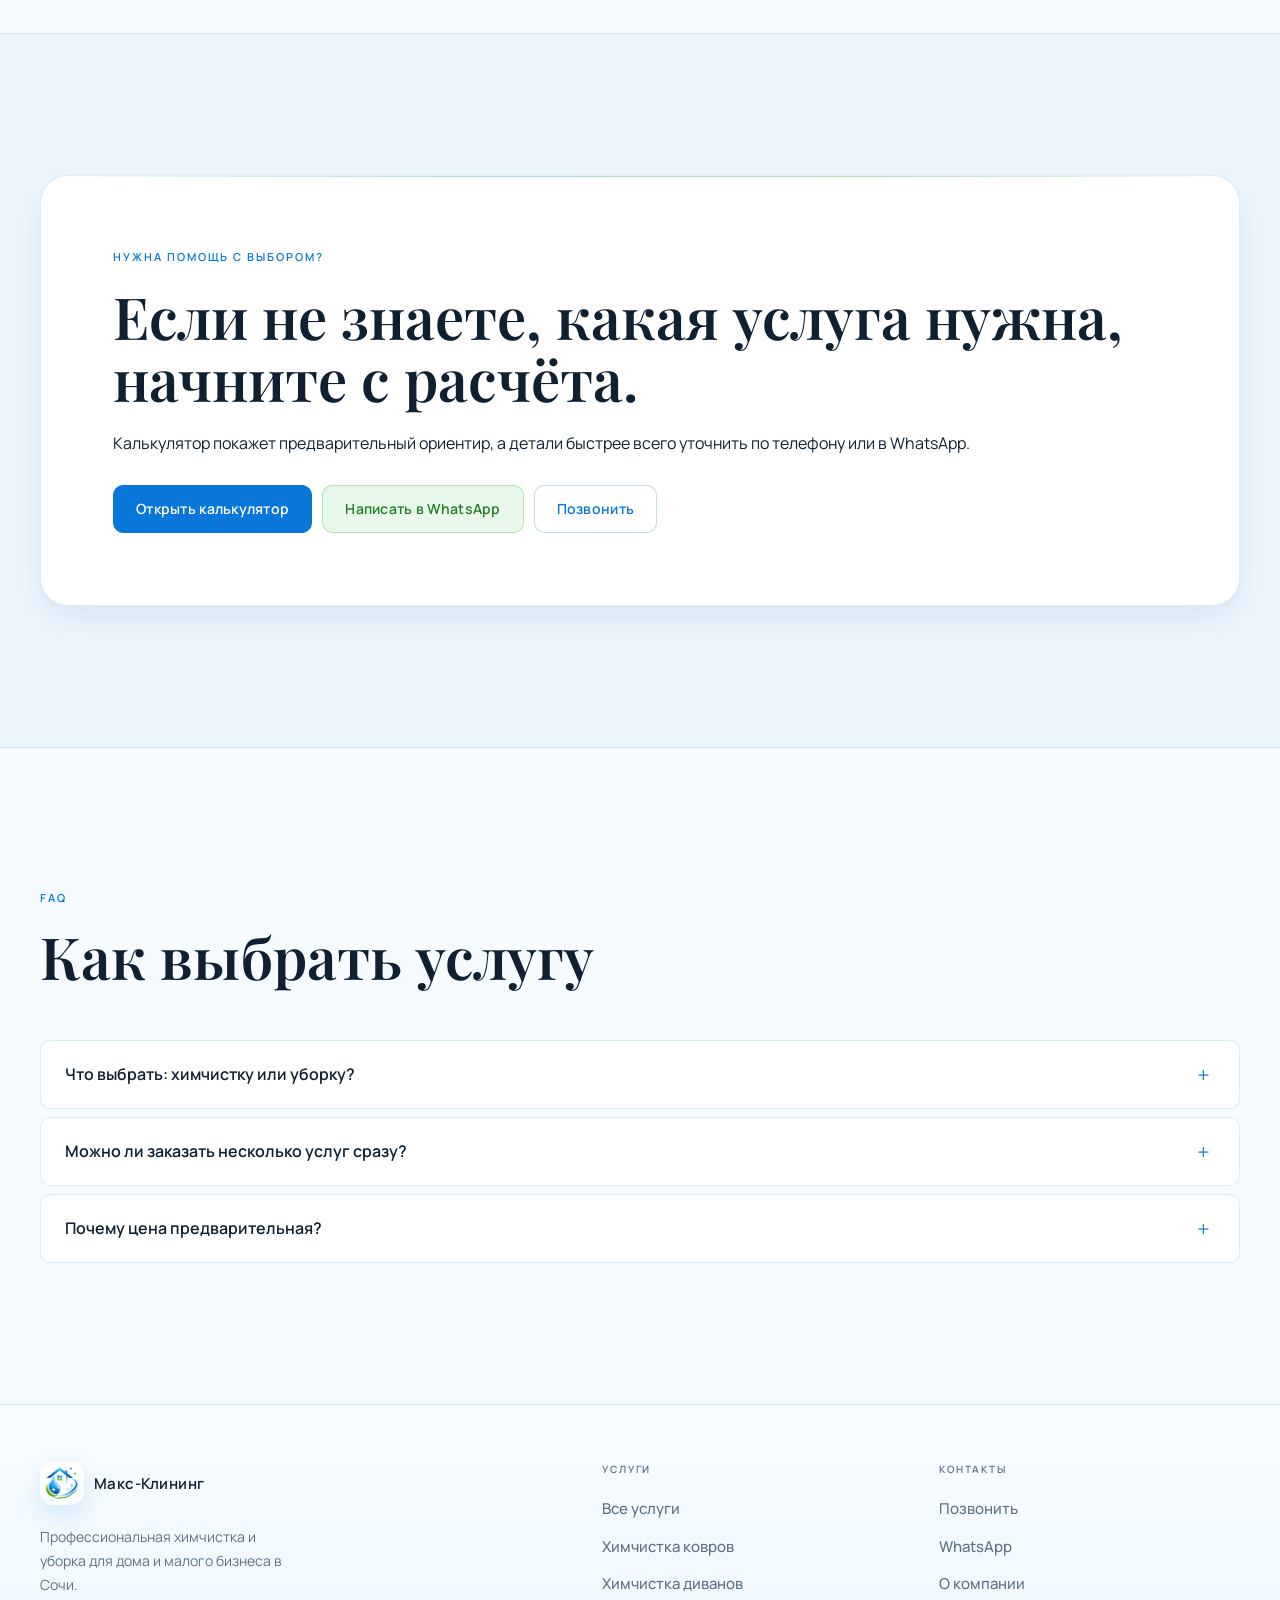
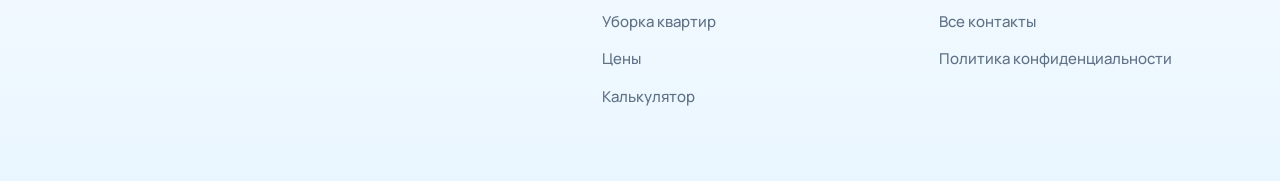
<file: services.html>
<!DOCTYPE html>
<html lang="ru">
  <head>
    <meta charset="utf-8">
    <meta name="viewport" content="width=device-width, initial-scale=1">
    <title>Услуги клининга и химчистки в Сочи — Макс-Клининг</title>
    <meta name="description" content="Каталог услуг Макс-Клининг в Сочи: химчистка ковров, диванов, матрасов, кресел, уборка квартир, домов и офисов с выездом.">
    <meta property="og:title" content="Услуги клининга и химчистки в Сочи — Макс-Клининг">
    <meta property="og:description" content="Выберите услугу в Сочи, рассчитайте предварительную стоимость, позвоните или напишите в WhatsApp.">
    <meta property="og:type" content="website">
    <meta property="og:image" content="https://kiril26022008-a11y.github.io/max-cleaning/assets/img/team-apartment-web.jpg">
    <link rel="preconnect" href="https://fonts.googleapis.com">
    <link rel="preconnect" href="https://fonts.gstatic.com" crossorigin>
    <link href="https://fonts.googleapis.com/css2?family=Manrope:wght@400;500;600&family=Playfair+Display:ital,wght@0,600;0,700;1,600&display=swap" rel="stylesheet">
    <link rel="stylesheet" href="assets/css/styles.css">
    <link rel="icon" href="favicon.svg" type="image/svg+xml">
    <link rel="manifest" href="site.webmanifest">
    <script type="application/ld+json">{"@context":"https://schema.org","@type":"CleaningService","name":"Макс-Клининг","description":"Выездной сервис химчистки и уборки в Сочи для частных клиентов и малого бизнеса.","url":"services.html","telephone":"+79011598267","address":"Сочи, микрорайон Центральный, улица Островского, 55","areaServed":["Сочи","село Весёлое","Сириус","посёлок городского типа Красная Поляна","село Эстосадок"],"openingHours":"Mo-Su 09:00-21:00"}</script>
    <script type="application/ld+json">{"@context":"https://schema.org","@type":"FAQPage","mainEntity":[{"@type":"Question","name":"Как выбрать услугу?","acceptedAnswer":{"@type":"Answer","text":"Если нужно почистить изделие, выберите химчистку ковра, дивана, матраса или кресла. Если нужен порядок в помещении, выберите уборку квартиры, дома или офиса."}},{"@type":"Question","name":"Можно объединить несколько услуг?","acceptedAnswer":{"@type":"Answer","text":"Да, услуги можно объединить в одну заявку и уточнить объём перед выездом."}},{"@type":"Question","name":"Где узнать цену?","acceptedAnswer":{"@type":"Answer","text":"Ориентиры есть на странице цен, а предварительный расчёт можно сделать в калькуляторе."}}]}</script>
  </head>
  <body class="services-page">
    <a class="skip-link" href="#main">Перейти к содержимому</a>

    <header class="site-header" data-header>
      <div class="container header-inner">
        <a class="brand" href="index.html" aria-label="Макс-Клининг на главную">
          <img class="brand-mark" src="assets/img/logo-mark-web.png" alt="" width="64" height="64" aria-hidden="true"><span class="brand-text">Макс-Клининг</span>
        </a>
        <button class="menu-toggle" type="button" aria-label="Открыть меню" aria-expanded="false" aria-controls="primary-navigation" data-menu-toggle>
          <span></span><span></span><span></span>
        </button>
        <nav class="site-nav" id="primary-navigation" aria-label="Основная навигация" data-nav>
          <a href="services.html">Услуги</a>
          <a href="calculator.html">Калькулятор</a>
          <a href="prices.html">Цены</a>
          <a href="about.html">О компании</a>
          <a href="contacts.html">Контакты</a>
        </nav>
        <div class="header-actions">
          <a class="btn btn-secondary" href="calculator.html">Рассчитать</a>
          <a class="btn btn-primary" href="tel:+79011598267" data-contact-phone data-contact-phone-href>Позвонить</a>
        </div>
      </div>
    </header>

    <main id="main">
      <section class="page-hero">
        <div class="container narrow">
          <p class="eyebrow">Каталог услуг</p>
          <h1>Химчистка и уборка в Сочи с выездом по адресу</h1>
          <p class="lead">Выберите направление, посмотрите ориентир цены и перейдите на страницу услуги. Выезжаем по Сочи, Весёлому, Сириусу, Красной Поляне и Эстосадку.</p>
        </div>
      </section>

      <section class="section">
        <div class="container card-grid" data-reveal>
          <article class="service-card">
            <span class="card-index">01</span>
            <h2>Химчистка ковров</h2>
            <p>Для ковров, ковровых покрытий и ворсовых изделий дома или в офисе.</p>
            <span class="price-note">от 200 ₽/м²</span>
            <a href="service-carpet-cleaning.html">Подробнее</a>
          </article>
          <article class="service-card">
            <span class="card-index">02</span>
            <h2>Химчистка диванов</h2>
            <p>Для мягкой мебели, обивки, секций и кушеток с выездом.</p>
            <span class="price-note">от 1 500 ₽</span>
            <a href="service-sofa-cleaning.html">Подробнее</a>
          </article>
          <article class="service-card">
            <span class="card-index">03</span>
            <h2>Химчистка матрасов</h2>
            <p>Обработка поверхности матраса и зон частого контакта.</p>
            <span class="price-note">от 1 000 ₽</span>
            <a href="service-mattress-cleaning.html">Подробнее</a>
          </article>
          <article class="service-card">
            <span class="card-index">04</span>
            <h2>Кресла и стулья</h2>
            <p>Для офисных кресел, обеденных стульев и компактной мебели.</p>
            <span class="price-note">от 300 ₽</span>
            <a href="service-chair-cleaning.html">Подробнее</a>
          </article>
          <article class="service-card">
            <span class="card-index">05</span>
            <h2>Уборка квартир и домов</h2>
            <p>Поддерживающий, генеральный и послеремонтный формат.</p>
            <span class="price-note">от 70 ₽/м²</span>
            <a href="service-apartment-cleaning.html">Подробнее</a>
          </article>
          <article class="service-card">
            <span class="card-index">06</span>
            <h2>Уборка офисов</h2>
            <p>Разовые и регулярные выезды для небольших рабочих пространств.</p>
            <span class="price-note">от 80 ₽/м²</span>
            <a href="service-office-cleaning.html">Подробнее</a>
          </article>
        </div>
      </section>

      <section class="section section-muted">
        <div class="container" data-reveal>
          <div class="cta-panel">
            <p class="eyebrow">Нужна помощь с выбором?</p>
            <h2>Если не знаете, какая услуга нужна, начните с расчёта.</h2>
            <p>Калькулятор покажет предварительный ориентир, а детали быстрее всего уточнить по телефону или в WhatsApp.</p>
            <div class="cta-actions">
              <a class="btn btn-primary" href="calculator.html">Открыть калькулятор</a>
              <a class="btn btn-secondary" href="https://wa.me/79011598267?text=%D0%97%D0%B4%D1%80%D0%B0%D0%B2%D1%81%D1%82%D0%B2%D1%83%D0%B9%D1%82%D0%B5%21%20%D0%A5%D0%BE%D1%87%D1%83%20%D1%83%D0%B7%D0%BD%D0%B0%D1%82%D1%8C%20%D1%81%D1%82%D0%BE%D0%B8%D0%BC%D0%BE%D1%81%D1%82%D1%8C%20%D1%83%D1%81%D0%BB%D1%83%D0%B3%D0%B8%20%D0%9C%D0%B0%D0%BA%D1%81-%D0%9A%D0%BB%D0%B8%D0%BD%D0%B8%D0%BD%D0%B3%20%D0%B2%20%D0%A1%D0%BE%D1%87%D0%B8." data-contact-whatsapp-href data-whatsapp-message="Здравствуйте! Хочу узнать стоимость услуги Макс-Клининг в Сочи.">Написать в WhatsApp</a>
              <a class="btn btn-secondary" href="tel:+79011598267" data-contact-phone data-contact-phone-href>Позвонить</a>
            </div>
          </div>
        </div>
      </section>

      <section class="section">
        <div class="container section-head" data-reveal>
          <p class="eyebrow">FAQ</p>
          <h2>Как выбрать услугу</h2>
        </div>
        <div class="container faq-list" data-reveal>
          <details>
            <summary>Что выбрать: химчистку или уборку?</summary>
            <p>Если нужно почистить конкретное изделие, выбирайте химчистку. Если нужно привести в порядок помещение, выбирайте уборку квартиры, дома или офиса.</p>
          </details>
          <details>
            <summary>Можно ли заказать несколько услуг сразу?</summary>
            <p>Да, например уборку квартиры вместе с химчисткой ковра или дивана.</p>
          </details>
          <details>
            <summary>Почему цена предварительная?</summary>
            <p>На итог влияют площадь, материал, состояние, дополнительные опции и условия выезда.</p>
          </details>
        </div>
      </section>
    </main>

    <footer class="site-footer" id="contacts-placeholder">
      <div class="container footer-grid">
        <div>
          <a class="brand" href="index.html">
            <img class="brand-mark" src="assets/img/logo-mark-web.png" alt="" width="64" height="64" aria-hidden="true"><span class="brand-text">Макс-Клининг</span>
          </a>
          <p>Профессиональная химчистка и уборка для дома и малого бизнеса в Сочи.</p>
        </div>
        <nav aria-label="Навигация в подвале">
          <span class="footer-section-label">Услуги</span>
          <a href="services.html">Все услуги</a>
          <a href="service-carpet-cleaning.html">Химчистка ковров</a>
          <a href="service-sofa-cleaning.html">Химчистка диванов</a>
          <a href="service-apartment-cleaning.html">Уборка квартир</a>
          <a href="prices.html">Цены</a>
          <a href="calculator.html">Калькулятор</a>
        </nav>
        <div class="footer-contacts">
          <span class="footer-section-label">Контакты</span>
          <a href="tel:+79011598267" data-contact-phone data-contact-phone-href>Позвонить</a>
          <a href="https://wa.me/79011598267?text=%D0%97%D0%B4%D1%80%D0%B0%D0%B2%D1%81%D1%82%D0%B2%D1%83%D0%B9%D1%82%D0%B5%21%20%D0%A5%D0%BE%D1%87%D1%83%20%D1%83%D0%B7%D0%BD%D0%B0%D1%82%D1%8C%20%D1%81%D1%82%D0%BE%D0%B8%D0%BC%D0%BE%D1%81%D1%82%D1%8C%20%D1%83%D1%81%D0%BB%D1%83%D0%B3%D0%B8%20%D0%9C%D0%B0%D0%BA%D1%81-%D0%9A%D0%BB%D0%B8%D0%BD%D0%B8%D0%BD%D0%B3%20%D0%B2%20%D0%A1%D0%BE%D1%87%D0%B8." data-contact-whatsapp-href data-whatsapp-message="Здравствуйте! Хочу узнать стоимость услуги Макс-Клининг в Сочи.">WhatsApp</a>
          <a href="about.html">О компании</a>
          <a href="contacts.html">Все контакты</a>
          <a href="privacy.html">Политика конфиденциальности</a>
        </div>
      </div>
    </footer>

    <div class="mobile-cta-bar" aria-label="Быстрая связь">
      <a class="btn btn-primary" href="tel:+79011598267" data-contact-phone data-contact-phone-href>Позвонить</a>
      <a class="btn btn-secondary" href="https://wa.me/79011598267?text=%D0%97%D0%B4%D1%80%D0%B0%D0%B2%D1%81%D1%82%D0%B2%D1%83%D0%B9%D1%82%D0%B5%21%20%D0%A5%D0%BE%D1%87%D1%83%20%D1%83%D0%B7%D0%BD%D0%B0%D1%82%D1%8C%20%D1%81%D1%82%D0%BE%D0%B8%D0%BC%D0%BE%D1%81%D1%82%D1%8C%20%D1%83%D1%81%D0%BB%D1%83%D0%B3%D0%B8%20%D0%9C%D0%B0%D0%BA%D1%81-%D0%9A%D0%BB%D0%B8%D0%BD%D0%B8%D0%BD%D0%B3%20%D0%B2%20%D0%A1%D0%BE%D1%87%D0%B8." data-contact-whatsapp-href data-whatsapp-message="Здравствуйте! Хочу узнать стоимость услуги Макс-Клининг в Сочи.">WhatsApp</a>
    </div>

    <script src="assets/js/site-config.js"></script>
    <script src="assets/js/main.js"></script>
  </body>
</html>
</file>
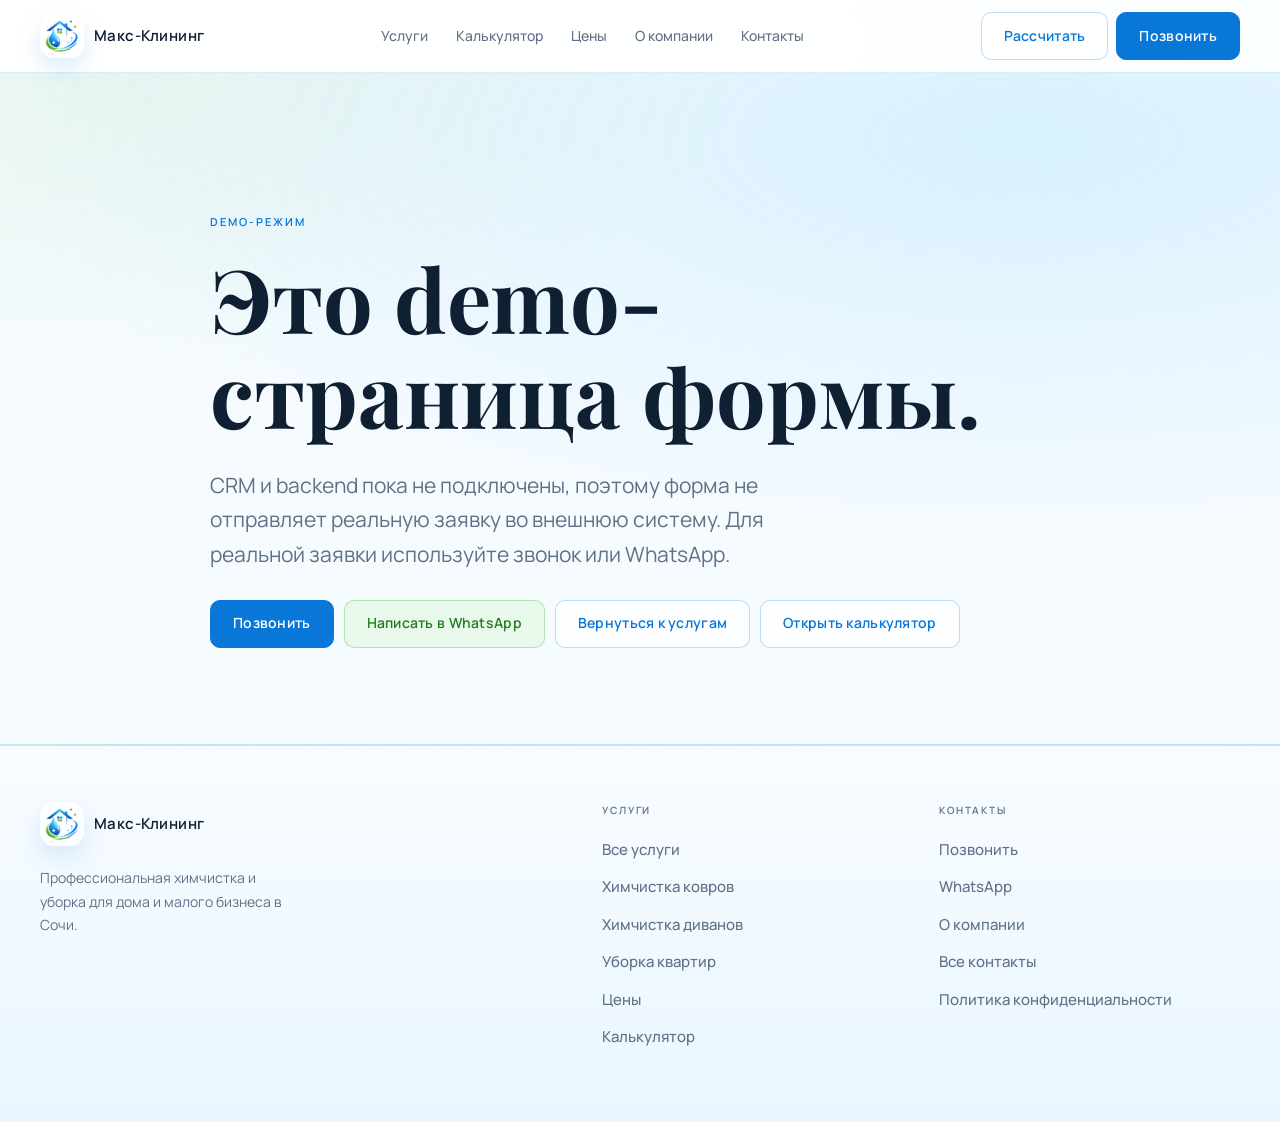
<file: thanks.html>
<!DOCTYPE html>
<html lang="ru">
  <head>
    <meta charset="utf-8">
    <meta name="viewport" content="width=device-width, initial-scale=1">
    <title>Спасибо за заявку — Макс-Клининг</title>
    <meta name="description" content="Demo-страница формы Макс-Клининг. Для реальной заявки используйте звонок или WhatsApp.">
    <meta property="og:title" content="Demo-страница формы — Макс-Клининг">
    <meta property="og:description" content="Форма работает в mock-режиме. Реальные заявки принимаются по телефону и в WhatsApp.">
    <meta property="og:type" content="website">
    <meta property="og:image" content="https://kiril26022008-a11y.github.io/max-cleaning/assets/img/team-apartment-web.jpg">
    <link rel="preconnect" href="https://fonts.googleapis.com">
    <link rel="preconnect" href="https://fonts.gstatic.com" crossorigin>
    <link href="https://fonts.googleapis.com/css2?family=Manrope:wght@400;500;600&family=Playfair+Display:ital,wght@0,600;0,700;1,600&display=swap" rel="stylesheet">
    <link rel="stylesheet" href="assets/css/styles.css">
    <link rel="icon" href="favicon.svg" type="image/svg+xml">
    <link rel="manifest" href="site.webmanifest">
  </head>
  <body>
    <a class="skip-link" href="#main">Перейти к содержимому</a>
    <header class="site-header" data-header><div class="container header-inner"><a class="brand" href="index.html" aria-label="Макс-Клининг на главную"><img class="brand-mark" src="assets/img/logo-mark-web.png" alt="" width="64" height="64" aria-hidden="true"><span class="brand-text">Макс-Клининг</span></a><button class="menu-toggle" type="button" aria-label="Открыть меню" aria-expanded="false" aria-controls="primary-navigation" data-menu-toggle><span></span><span></span><span></span></button><nav class="site-nav" id="primary-navigation" aria-label="Основная навигация" data-nav><a href="services.html">Услуги</a><a href="calculator.html">Калькулятор</a><a href="prices.html">Цены</a><a href="about.html">О компании</a><a href="contacts.html">Контакты</a></nav><div class="header-actions"><a class="btn btn-secondary" href="calculator.html">Рассчитать</a><a class="btn btn-primary" href="tel:+79011598267" data-contact-phone data-contact-phone-href>Позвонить</a></div></div></header>
    <main id="main">
      <section class="page-hero thanks-hero">
        <div class="container narrow">
          <p class="eyebrow">Demo-режим</p>
          <h1>Это demo-страница формы.</h1>
          <p class="lead">CRM и backend пока не подключены, поэтому форма не отправляет реальную заявку во внешнюю систему. Для реальной заявки используйте звонок или WhatsApp.</p>
          <div class="cta-actions"><a class="btn btn-primary" href="tel:+79011598267" data-contact-phone data-contact-phone-href>Позвонить</a><a class="btn btn-secondary" href="https://wa.me/79011598267?text=%D0%97%D0%B4%D1%80%D0%B0%D0%B2%D1%81%D1%82%D0%B2%D1%83%D0%B9%D1%82%D0%B5%21%20%D0%A5%D0%BE%D1%87%D1%83%20%D1%83%D0%B7%D0%BD%D0%B0%D1%82%D1%8C%20%D1%81%D1%82%D0%BE%D0%B8%D0%BC%D0%BE%D1%81%D1%82%D1%8C%20%D1%83%D1%81%D0%BB%D1%83%D0%B3%D0%B8%20%D0%9C%D0%B0%D0%BA%D1%81-%D0%9A%D0%BB%D0%B8%D0%BD%D0%B8%D0%BD%D0%B3%20%D0%B2%20%D0%A1%D0%BE%D1%87%D0%B8." data-contact-whatsapp-href data-whatsapp-message="Здравствуйте! Хочу узнать стоимость услуги Макс-Клининг в Сочи.">Написать в WhatsApp</a><a class="btn btn-secondary" href="services.html">Вернуться к услугам</a><a class="btn btn-secondary" href="calculator.html">Открыть калькулятор</a></div>
        </div>
      </section>
    </main>
    <footer class="site-footer" id="contacts-placeholder">
      <div class="container footer-grid">
        <div>
          <a class="brand" href="index.html"><img class="brand-mark" src="assets/img/logo-mark-web.png" alt="" width="64" height="64" aria-hidden="true"><span class="brand-text">Макс-Клининг</span></a>
          <p>Профессиональная химчистка и уборка для дома и малого бизнеса в Сочи.</p>
        </div>
        <nav aria-label="Навигация в подвале">
          <span class="footer-section-label">Услуги</span>
          <a href="services.html">Все услуги</a>
          <a href="service-carpet-cleaning.html">Химчистка ковров</a>
          <a href="service-sofa-cleaning.html">Химчистка диванов</a>
          <a href="service-apartment-cleaning.html">Уборка квартир</a>
          <a href="prices.html">Цены</a>
          <a href="calculator.html">Калькулятор</a>
        </nav>
        <div class="footer-contacts">
          <span class="footer-section-label">Контакты</span>
          <a href="tel:+79011598267" data-contact-phone data-contact-phone-href>Позвонить</a>
          <a href="https://wa.me/79011598267?text=%D0%97%D0%B4%D1%80%D0%B0%D0%B2%D1%81%D1%82%D0%B2%D1%83%D0%B9%D1%82%D0%B5%21%20%D0%A5%D0%BE%D1%87%D1%83%20%D1%83%D0%B7%D0%BD%D0%B0%D1%82%D1%8C%20%D1%81%D1%82%D0%BE%D0%B8%D0%BC%D0%BE%D1%81%D1%82%D1%8C%20%D1%83%D1%81%D0%BB%D1%83%D0%B3%D0%B8%20%D0%9C%D0%B0%D0%BA%D1%81-%D0%9A%D0%BB%D0%B8%D0%BD%D0%B8%D0%BD%D0%B3%20%D0%B2%20%D0%A1%D0%BE%D1%87%D0%B8." data-contact-whatsapp-href data-whatsapp-message="Здравствуйте! Хочу узнать стоимость услуги Макс-Клининг в Сочи.">WhatsApp</a>
          <a href="about.html">О компании</a>
          <a href="contacts.html">Все контакты</a>
          <a href="privacy.html">Политика конфиденциальности</a>
        </div>
      </div>
    </footer>
    <div class="mobile-cta-bar" aria-label="Быстрая связь">
      <a class="btn btn-primary" href="tel:+79011598267" data-contact-phone data-contact-phone-href>Позвонить</a>
      <a class="btn btn-secondary" href="https://wa.me/79011598267?text=%D0%97%D0%B4%D1%80%D0%B0%D0%B2%D1%81%D1%82%D0%B2%D1%83%D0%B9%D1%82%D0%B5%21%20%D0%A5%D0%BE%D1%87%D1%83%20%D1%83%D0%B7%D0%BD%D0%B0%D1%82%D1%8C%20%D1%81%D1%82%D0%BE%D0%B8%D0%BC%D0%BE%D1%81%D1%82%D1%8C%20%D1%83%D1%81%D0%BB%D1%83%D0%B3%D0%B8%20%D0%9C%D0%B0%D0%BA%D1%81-%D0%9A%D0%BB%D0%B8%D0%BD%D0%B8%D0%BD%D0%B3%20%D0%B2%20%D0%A1%D0%BE%D1%87%D0%B8." data-contact-whatsapp-href data-whatsapp-message="Здравствуйте! Хочу узнать стоимость услуги Макс-Клининг в Сочи.">WhatsApp</a>
    </div>

    <script src="assets/js/site-config.js"></script>
    <script src="assets/js/main.js"></script>
  </body>
</html>
</file>
<file: assets/css/styles.css>
/* ============================================================
   Макс-Клининг — Premium Art Direction v3
   Clean Premium / Fresh Editorial / Light Service Luxury
   Fonts: Playfair Display (display) + Manrope (UI/body)
   ============================================================ */

:root {
  /* === Colour System — Clean Premium Brand === */
  --color-bg: #f6fbff;
  --color-bg-elevated: #ffffff;
  --color-surface: #ffffff;
  --color-surface-soft: #eaf6ff;
  --color-text: #102033;
  --color-text-muted: #5f7185;
  --color-accent: #0877d8;
  --color-accent-strong: #065fb2;
  --color-accent-warm: #38bdf8;
  --color-success: #49b83f;
  --color-success-soft: #e8f8ea;
  --color-border: rgba(8, 119, 216, 0.14);
  --color-border-strong: rgba(8, 119, 216, 0.26);

  /* === Typography === */
  --font-display: 'Playfair Display', Georgia, 'Times New Roman', serif;
  --font-body: 'Manrope', system-ui, -apple-system, sans-serif;

  /* === Radius === */
  --radius-sm: 4px;
  --radius-md: 10px;
  --radius-lg: 18px;
  --radius-xl: 28px;

  /* === Shadow === */
  --shadow-soft: 0 28px 70px rgba(8, 69, 125, 0.14);
  --shadow-card: 0 12px 34px rgba(8, 69, 125, 0.1);

  /* === Layout === */
  --container: 1200px;
  --container-narrow: 860px;
  --header-height: 72px;
  --space-section: clamp(80px, 11vw, 152px);
}

/* ============================================================
   RESET & BASE
   ============================================================ */

*,
*::before,
*::after {
  box-sizing: border-box;
}

html {
  scroll-behavior: smooth;
}

body {
  margin: 0;
  color: var(--color-text);
  background: var(--color-bg);
  background-image:
    radial-gradient(ellipse 70% 45% at 100% 0%, rgba(56, 189, 248, 0.18), transparent 62%),
    radial-gradient(ellipse 60% 42% at 0% 100%, rgba(73, 184, 63, 0.08), transparent 58%),
    linear-gradient(180deg, #f8fcff 0%, #f3faff 48%, #f8fcff 100%);
  background-attachment: fixed;
  font-family: var(--font-body);
  font-size: 16px;
  line-height: 1.7;
  text-rendering: optimizeLegibility;
  -webkit-font-smoothing: antialiased;
}

img {
  display: block;
  max-width: 100%;
}

a {
  color: inherit;
  text-decoration: none;
}

button,
input,
select,
textarea {
  font: inherit;
}

button {
  cursor: pointer;
}

/* ============================================================
   ACCESSIBILITY
   ============================================================ */

:focus-visible {
  outline: 2px solid var(--color-accent);
  outline-offset: 4px;
  border-radius: var(--radius-sm);
}

.skip-link {
  position: fixed;
  top: 12px;
  left: 12px;
  z-index: 9999;
  padding: 10px 16px;
  color: #ffffff;
  background: var(--color-accent);
  border-radius: var(--radius-sm);
  font-weight: 600;
  font-size: 14px;
  transform: translateY(-200%);
  transition: transform 200ms ease;
}

.skip-link:focus {
  transform: translateY(0);
}

/* ============================================================
   LAYOUT
   ============================================================ */

.container {
  width: min(100% - 32px, var(--container));
  margin-inline: auto;
}

.narrow {
  width: min(100% - 32px, var(--container-narrow));
  margin-inline: auto;
}

/* ============================================================
   TYPOGRAPHY
   ============================================================ */

h1,
h2,
h3 {
  margin-top: 0;
  font-family: var(--font-display);
  line-height: 1.08;
  letter-spacing: 0;
  overflow-wrap: break-word;
  hyphens: auto;
}

h1 {
  margin-bottom: 28px;
  font-size: 36px;
  font-weight: 700;
}

h2 {
  margin-bottom: 20px;
  font-size: 34px;
  font-weight: 600;
}

h3 {
  margin-bottom: 10px;
  font-size: 20px;
  font-family: var(--font-body);
  font-weight: 600;
  line-height: 1.3;
  letter-spacing: 0;
}

p {
  margin-top: 0;
}

.eyebrow {
  margin: 0 0 18px;
  color: var(--color-accent);
  font-family: var(--font-body);
  font-size: 11px;
  font-weight: 600;
  letter-spacing: 0.18em;
  text-transform: uppercase;
}

.lead {
  max-width: 640px;
  color: var(--color-text-muted);
  font-size: 18px;
  line-height: 1.65;
}

/* ============================================================
   HEADER
   ============================================================ */

.site-header {
  position: sticky;
  top: 0;
  z-index: 50;
  min-height: var(--header-height);
  background: rgba(255, 255, 255, 0.88);
  border-bottom: 1px solid var(--color-border);
  backdrop-filter: blur(24px);
  -webkit-backdrop-filter: blur(24px);
  transition: border-color 300ms ease, box-shadow 300ms ease;
}

.site-header.is-scrolled {
  border-color: var(--color-border-strong);
  box-shadow: 0 1px 0 var(--color-border), 0 18px 48px rgba(8, 69, 125, 0.12);
}

.header-inner {
  display: grid;
  grid-template-columns: auto auto;
  align-items: center;
  gap: 16px;
  min-height: var(--header-height);
}

.brand {
  display: inline-flex;
  align-items: center;
  gap: 10px;
  font-family: var(--font-body);
  font-weight: 600;
  font-size: 15px;
  letter-spacing: 0.03em;
}

.brand-mark {
  display: block;
  width: 44px;
  height: 44px;
  flex: 0 0 auto;
  object-fit: contain;
  border-radius: 14px;
  background: rgba(255, 255, 255, 0.86);
  box-shadow: 0 10px 24px rgba(8, 119, 216, 0.14);
}

.brand-text {
  white-space: nowrap;
}

.menu-toggle {
  justify-self: end;
  display: flex;
  flex-direction: column;
  justify-content: center;
  gap: 5px;
  width: 44px;
  height: 44px;
  padding: 12px;
  color: var(--color-text);
  background: transparent;
  border: 1px solid var(--color-border);
  border-radius: var(--radius-md);
  transition: border-color 200ms ease;
}

.menu-toggle:hover {
  border-color: var(--color-border-strong);
}

.menu-toggle span {
  display: block;
  width: 100%;
  height: 1.5px;
  background: currentColor;
  border-radius: 99px;
}

.site-nav,
.header-actions {
  display: none;
}

.site-header.is-open .site-nav,
.site-header.is-open .header-actions {
  display: flex;
}

.site-nav {
  grid-column: 1 / -1;
  flex-direction: column;
  gap: 0;
  padding: 8px 0 4px;
}

.site-nav a {
  padding: 12px 0;
  color: var(--color-text-muted);
  border-bottom: 1px solid var(--color-border);
  font-size: 15px;
  font-weight: 500;
  transition: color 200ms ease;
}

.site-nav a:hover,
.site-nav a[aria-current="page"] {
  color: var(--color-text);
}

.site-nav a[aria-current="page"] {
  color: var(--color-accent);
}

.header-actions {
  grid-column: 1 / -1;
  gap: 8px;
  padding: 0 0 14px;
}

/* ============================================================
   BUTTONS
   ============================================================ */

.btn {
  display: inline-flex;
  align-items: center;
  justify-content: center;
  min-height: 48px;
  padding: 12px 22px;
  border: 1px solid transparent;
  border-radius: var(--radius-md);
  font-family: var(--font-body);
  font-size: 14px;
  font-weight: 600;
  line-height: 1.2;
  letter-spacing: 0.02em;
  text-align: center;
  transition:
    transform 180ms ease,
    border-color 180ms ease,
    background 180ms ease,
    box-shadow 180ms ease,
    color 180ms ease;
}

.btn:hover {
  transform: translateY(-2px);
}

.btn:active {
  transform: translateY(0);
}

.btn-primary {
  color: #ffffff;
  background: var(--color-accent);
  border-color: var(--color-accent);
}

.btn-primary:hover {
  background: var(--color-accent-strong);
  border-color: var(--color-accent-strong);
  box-shadow: 0 12px 30px rgba(8, 119, 216, 0.24);
}

.btn-secondary {
  color: var(--color-accent);
  background: rgba(255, 255, 255, 0.74);
  border-color: var(--color-border-strong);
}

.btn-secondary:hover {
  border-color: rgba(8, 119, 216, 0.42);
  background: var(--color-surface-soft);
}

.btn[href^="https://wa.me"],
.btn[data-contact-whatsapp-href],
.btn[data-calculator-whatsapp] {
  border-color: rgba(73, 184, 63, 0.32);
}

.btn-primary[href^="https://wa.me"],
.btn-primary[data-contact-whatsapp-href],
.btn-primary[data-calculator-whatsapp] {
  color: #ffffff;
  background: var(--color-success);
  border-color: var(--color-success);
  box-shadow: 0 12px 30px rgba(73, 184, 63, 0.2);
}

.btn-secondary[href^="https://wa.me"],
.btn-secondary[data-contact-whatsapp-href] {
  color: #247d23;
  background: var(--color-success-soft);
}

.btn-secondary[href^="https://wa.me"]:hover,
.btn-secondary[data-contact-whatsapp-href]:hover {
  border-color: rgba(73, 184, 63, 0.48);
  background: #f3fbf4;
}

/* ============================================================
   HERO — Editorial Full-Bleed
   ============================================================ */

.hero {
  position: relative;
  isolation: isolate;
  min-height: 100svh;
  display: flex;
  align-items: flex-end;
  padding-bottom: 72px;
  overflow: hidden;
  background:
    linear-gradient(135deg, rgba(221, 242, 255, 0.92), rgba(255, 255, 255, 0.78) 46%, rgba(232, 248, 234, 0.5)),
    var(--color-bg);
}

.hero-media {
  position: absolute;
  inset: 0;
  z-index: -2;
}

.hero-media img {
  width: 100%;
  height: 100%;
  object-fit: cover;
  object-position: 65% center;
  filter: saturate(0.98) brightness(1.06);
}

.hero::after {
  content: "";
  position: absolute;
  inset: 0;
  z-index: -1;
  background:
    linear-gradient(to bottom, rgba(246, 251, 255, 0.32) 0%, rgba(246, 251, 255, 0.72) 62%, rgba(246, 251, 255, 0.98) 100%),
    linear-gradient(to right, rgba(246, 251, 255, 0.96) 0%, rgba(246, 251, 255, 0.72) 46%, rgba(246, 251, 255, 0.38) 100%);
}

.hero-grid {
  display: grid;
  gap: 48px;
}

.hero-content {
  max-width: 840px;
}

.hero h1 {
  margin-bottom: 20px;
  font-size: 46px;
  line-height: 1.0;
  letter-spacing: 0;
}

.hero-actions,
.cta-actions,
.contact-actions {
  display: flex;
  flex-wrap: wrap;
  gap: 10px;
  margin-top: 28px;
}

/* Hero stats panel */
.hero-panel {
  display: grid;
  grid-template-columns: repeat(2, minmax(0, 1fr));
  gap: 1px;
  overflow: hidden;
  background: rgba(255, 255, 255, 0.78);
  border: 1px solid var(--color-border);
  border-radius: var(--radius-md);
  max-width: 480px;
  box-shadow: var(--shadow-card);
  backdrop-filter: blur(18px);
  -webkit-backdrop-filter: blur(18px);
}

.hero-panel div {
  padding: 20px 22px;
  background: rgba(255, 255, 255, 0.82);
  transition: background 250ms ease;
}

.hero-panel div:hover {
  background: #ffffff;
}

.hero-panel strong,
.hero-panel span {
  display: block;
}

.hero-panel strong {
  margin-bottom: 4px;
  font-family: var(--font-display);
  font-size: 28px;
  font-weight: 700;
  line-height: 1;
  letter-spacing: 0;
  color: var(--color-accent);
}

.hero-panel span {
  color: var(--color-text-muted);
  font-size: 13px;
  font-weight: 500;
  line-height: 1.4;
}

/* ============================================================
   PAGE HERO (inner pages)
   ============================================================ */

.page-hero {
  padding: clamp(80px, 12vw, 140px) 0 clamp(52px, 8vw, 96px);
  border-bottom: 1px solid var(--color-border);
  background:
    radial-gradient(ellipse 80% 60% at 80% 10%, rgba(56, 189, 248, 0.16), transparent),
    radial-gradient(ellipse 50% 45% at 8% 0%, rgba(73, 184, 63, 0.08), transparent),
    var(--color-bg);
}

/* ============================================================
   SECTIONS
   ============================================================ */

.section {
  padding: var(--space-section) 0;
}

.section-muted {
  background: rgba(234, 246, 255, 0.72);
  border-block: 1px solid var(--color-border);
}

.section-head {
  margin-bottom: 52px;
}

.section-head p:not(.eyebrow),
.price-teaser p,
.feature-list p,
.values p,
.service-card p,
.service-summary p,
.service-detail p,
.content-list p,
.steps p,
.contact-card p,
.form-note,
.result-panel p,
.site-footer p {
  color: var(--color-text-muted);
}

/* ============================================================
   SERVICE CARDS — Premium Catalog
   ============================================================ */

.card-grid {
  display: grid;
  gap: 1px;
  background: var(--color-border);
  border: 1px solid var(--color-border);
  border-radius: var(--radius-lg);
  overflow: hidden;
  box-shadow: var(--shadow-card);
}

.service-card {
  position: relative;
  padding: 32px 28px 28px;
  background: var(--color-bg-elevated);
  transition: background 280ms ease;
  display: flex;
  flex-direction: column;
  min-height: 260px;
}

.service-card:hover {
  background: var(--color-surface);
}

.card-index {
  display: block;
  font-family: var(--font-display);
  font-size: 52px;
  font-weight: 700;
  line-height: 1;
  color: rgba(8, 119, 216, 0.14);
  letter-spacing: 0;
  margin-bottom: 14px;
  transition: color 280ms ease;
}

.service-card:hover .card-index {
  color: rgba(8, 119, 216, 0.25);
}

.service-card h2,
.service-card h3 {
  margin-bottom: 10px;
  font-size: 18px;
  font-family: var(--font-body);
  font-weight: 600;
  line-height: 1.3;
  letter-spacing: 0;
}

.service-card p {
  flex: 1;
  color: var(--color-text-muted);
  font-size: 15px;
  line-height: 1.6;
  margin-bottom: 12px;
}

.service-card .price-note {
  display: inline-block;
  color: var(--color-accent);
  font-weight: 600;
  font-size: 15px;
  margin-bottom: 14px;
}

.service-card a {
  display: inline-flex;
  align-items: center;
  gap: 6px;
  color: var(--color-accent);
  font-weight: 600;
  font-size: 12px;
  letter-spacing: 0.08em;
  text-transform: uppercase;
  margin-top: auto;
  transition: gap 220ms ease, color 220ms ease;
}

.service-card a::after {
  content: "→";
  transition: transform 220ms ease;
}

.service-card:hover a {
  gap: 10px;
}

.service-card:hover a::after {
  transform: translateX(3px);
}

/* ============================================================
   SPLIT LAYOUT
   ============================================================ */

.split {
  display: grid;
  gap: 52px;
}

.feature-list {
  display: grid;
  gap: 0;
}

.feature-list div {
  padding: 22px 0;
  border-top: 1px solid var(--color-border);
}

.feature-list div:last-child {
  border-bottom: 1px solid var(--color-border);
}

/* ============================================================
   STEPS
   ============================================================ */

.steps {
  display: grid;
  gap: 1px;
  background: var(--color-border);
  border: 1px solid var(--color-border);
  border-radius: var(--radius-lg);
  overflow: hidden;
}

.steps article {
  padding: 28px;
  background: var(--color-bg-elevated);
  transition: background 250ms ease;
}

.steps article:hover {
  background: var(--color-surface);
}

.steps span {
  display: grid;
  place-items: center;
  width: 40px;
  height: 40px;
  flex-shrink: 0;
  margin-bottom: 20px;
  color: #ffffff;
  background: var(--color-accent);
  border-radius: 50%;
  font-weight: 700;
  font-size: 15px;
}

/* ============================================================
   PRICE TEASER
   ============================================================ */

.price-teaser {
  display: grid;
  gap: 40px;
  align-items: start;
}

.price-list {
  display: grid;
  gap: 0;
  margin: 0;
  padding: 0;
  list-style: none;
  border: 1px solid var(--color-border);
  border-radius: var(--radius-md);
  overflow: hidden;
}

.price-list li {
  display: flex;
  justify-content: space-between;
  align-items: center;
  gap: 20px;
  padding: 18px 22px;
  background: var(--color-bg-elevated);
  border-bottom: 1px solid var(--color-border);
  transition: background 200ms ease;
}

.price-list li:last-child {
  border-bottom: none;
}

.price-list li:hover {
  background: var(--color-surface-soft);
}

.price-list span {
  color: var(--color-text-muted);
  font-size: 15px;
}

.price-list strong {
  font-family: var(--font-display);
  font-size: 20px;
  font-weight: 600;
  color: var(--color-text);
  white-space: nowrap;
}

/* ============================================================
   FAQ
   ============================================================ */

.faq-list {
  display: grid;
  gap: 8px;
}

details {
  border: 1px solid var(--color-border);
  border-radius: var(--radius-md);
  background: var(--color-bg-elevated);
  overflow: hidden;
  transition: border-color 200ms ease;
}

details[open] {
  border-color: var(--color-border-strong);
}

summary {
  cursor: pointer;
  display: flex;
  justify-content: space-between;
  align-items: center;
  padding: 20px 24px;
  font-family: var(--font-body);
  font-weight: 600;
  font-size: 16px;
  list-style: none;
  gap: 16px;
  user-select: none;
}

summary::-webkit-details-marker {
  display: none;
}

summary::after {
  content: "+";
  flex-shrink: 0;
  display: grid;
  place-items: center;
  width: 24px;
  height: 24px;
  color: var(--color-accent);
  font-size: 22px;
  font-weight: 300;
  line-height: 1;
  transition: transform 280ms ease;
}

details[open] summary::after {
  transform: rotate(45deg);
}

details p {
  margin: 0;
  padding: 0 24px 24px;
  color: var(--color-text-muted);
  font-size: 15px;
  line-height: 1.7;
}

/* ============================================================
   CTA PANEL
   ============================================================ */

.cta-panel {
  padding: clamp(40px, 7vw, 72px);
  background: var(--color-surface);
  border: 1px solid var(--color-border);
  border-radius: var(--radius-xl);
  position: relative;
  overflow: hidden;
  box-shadow: var(--shadow-card);
}

.cta-panel::before {
  content: "";
  position: absolute;
  top: 0;
  left: 0;
  right: 0;
  height: 1px;
  background: linear-gradient(90deg, transparent, var(--color-accent-warm), var(--color-success), transparent);
  opacity: 0.45;
}

/* ============================================================
   CALCULATOR
   ============================================================ */

.calculator-layout,
.contact-layout {
  display: grid;
  gap: 24px;
}

.form-panel,
.result-panel,
.contact-card {
  border: 1px solid var(--color-border);
  border-radius: var(--radius-lg);
  background: var(--color-surface);
  padding: clamp(24px, 4vw, 40px);
}

.form-field {
  display: grid;
  gap: 8px;
  margin-bottom: 20px;
}

label,
legend {
  font-family: var(--font-body);
  font-weight: 600;
  font-size: 13px;
  letter-spacing: 0.04em;
  text-transform: uppercase;
  color: var(--color-text-muted);
}

input,
select,
textarea {
  width: 100%;
  min-height: 50px;
  color: var(--color-text);
  background: #ffffff;
  border: 1px solid var(--color-border-strong);
  border-radius: var(--radius-md);
  padding: 12px 16px;
  font-size: 15px;
  transition: border-color 200ms ease, box-shadow 200ms ease;
}

input:focus,
select:focus,
textarea:focus {
  border-color: var(--color-accent);
  box-shadow: 0 0 0 3px rgba(8, 119, 216, 0.13);
  outline: none;
}

textarea {
  resize: vertical;
  min-height: 120px;
}

input:invalid:not(:focus):not(:placeholder-shown),
select:invalid:not(:focus) {
  border-color: #e06060;
}

.form-row {
  display: grid;
  gap: 16px;
}

.option-group {
  display: grid;
  gap: 12px;
  margin: 0 0 24px;
  padding: 20px;
  border: 1px solid var(--color-border);
  border-radius: var(--radius-md);
  background: rgba(234, 246, 255, 0.54);
}

.check-option {
  display: flex;
  align-items: flex-start;
  gap: 12px;
  color: var(--color-text-muted);
  font-size: 15px;
  font-weight: 500;
  cursor: pointer;
  transition: color 200ms ease;
}

.check-option:hover {
  color: var(--color-text);
}

.check-option input {
  width: 18px;
  min-height: 18px;
  flex-shrink: 0;
  margin-top: 3px;
  accent-color: var(--color-accent);
  cursor: pointer;
}

.result-panel {
  position: sticky;
  top: calc(var(--header-height) + 20px);
  align-self: start;
  background: linear-gradient(160deg, rgba(221, 242, 255, 0.9), rgba(255, 255, 255, 0.96));
}

output {
  display: block;
  margin-bottom: 12px;
  font-family: var(--font-display);
  font-size: 48px;
  font-weight: 700;
  line-height: 1;
  color: var(--color-text);
}

.field-error,
.field-hint {
  min-height: 18px;
  font-size: 13px;
  font-style: normal;
}

.field-error {
  color: #b42318;
}

.field-hint {
  color: var(--color-text-muted);
}

[data-contact-placeholder="true"] {
  text-decoration: underline;
  text-decoration-style: dotted;
  text-underline-offset: 0.22em;
  opacity: 0.7;
}

.form-note {
  margin: 16px 0 0;
  font-size: 13px;
  color: var(--color-text-muted);
  line-height: 1.6;
}

/* ============================================================
   PRICE TABLES
   ============================================================ */

.table-wrap {
  overflow-x: auto;
  border: 1px solid var(--color-border);
  border-radius: var(--radius-md);
  -webkit-overflow-scrolling: touch;
  background: var(--color-surface);
  box-shadow: var(--shadow-card);
}

.price-section {
  display: grid;
  gap: 24px;
  margin-bottom: 52px;
}

table {
  width: 100%;
  min-width: 540px;
  border-collapse: collapse;
  background: var(--color-bg-elevated);
}

caption {
  padding: 16px 20px;
  text-align: left;
  color: var(--color-text-muted);
  font-size: 13px;
  border-bottom: 1px solid var(--color-border);
}

th,
td {
  padding: 16px 20px;
  text-align: left;
  border-top: 1px solid var(--color-border);
  font-size: 15px;
}

th {
  color: var(--color-accent);
  font-size: 11px;
  font-weight: 600;
  letter-spacing: 0.14em;
  text-transform: uppercase;
  font-family: var(--font-body);
}

td:last-child {
  font-weight: 600;
  white-space: nowrap;
}

/* ============================================================
   VALUES SECTION
   ============================================================ */

.values {
  counter-reset: value-card;
  display: grid;
  gap: 18px;
}

.values article {
  position: relative;
  min-height: 300px;
  padding: 34px 30px 30px;
  background:
    linear-gradient(180deg, rgba(255, 255, 255, 0.96), rgba(248, 252, 255, 0.96)),
    var(--color-bg-elevated);
  border: 1px solid var(--color-border);
  border-radius: var(--radius-lg);
  box-shadow: var(--shadow-card);
  overflow: hidden;
  transition: transform 250ms ease, border-color 250ms ease, box-shadow 250ms ease;
}

.values article::before {
  content: "0" counter(value-card);
  counter-increment: value-card;
  display: inline-flex;
  align-items: center;
  justify-content: center;
  width: 42px;
  height: 42px;
  margin-bottom: 44px;
  color: var(--color-accent);
  background: var(--color-surface-soft);
  border: 1px solid rgba(8, 119, 216, 0.18);
  border-radius: 50%;
  font-family: var(--font-body);
  font-size: 12px;
  font-weight: 700;
  letter-spacing: 0.06em;
}

.values article::after {
  content: "";
  position: absolute;
  inset: auto -42px -54px auto;
  width: 130px;
  height: 130px;
  background: radial-gradient(circle, rgba(56, 189, 248, 0.18), transparent 68%);
  pointer-events: none;
}

.values h2 {
  max-width: 100%;
  margin-bottom: 22px;
  font-size: clamp(34px, 3.6vw, 50px);
  line-height: 1;
  letter-spacing: 0;
  hyphens: none;
  overflow-wrap: break-word;
}

.values p {
  max-width: 30ch;
  font-size: 17px;
  line-height: 1.7;
}

.values article:hover {
  transform: translateY(-3px);
  border-color: var(--color-border-strong);
  box-shadow: 0 24px 60px rgba(8, 69, 125, 0.12);
}

/* ============================================================
   CONTACT
   ============================================================ */

.service-meta {
  display: grid;
  gap: 0;
  margin-top: 24px;
}

.service-meta div {
  display: flex;
  justify-content: space-between;
  align-items: baseline;
  gap: 20px;
  padding: 14px 0;
  border-bottom: 1px solid var(--color-border);
}

.service-meta span {
  color: var(--color-text-muted);
  font-size: 14px;
  flex-shrink: 0;
}

.service-meta strong {
  font-weight: 600;
  text-align: right;
  font-size: 15px;
}

.map-placeholder {
  display: grid;
  place-items: center;
  min-height: 280px;
  margin-top: 24px;
  color: var(--color-text-muted);
  border: 1px solid var(--color-border);
  border-radius: var(--radius-md);
  background:
    linear-gradient(90deg, rgba(8, 119, 216, 0.07) 1px, transparent 1px),
    linear-gradient(rgba(8, 119, 216, 0.07) 1px, transparent 1px),
    var(--color-surface-soft);
  background-size: 36px 36px;
  font-size: 14px;
  text-align: center;
  padding: 24px;
}

/* ============================================================
   REVIEWS — Editorial Cards
   ============================================================ */

.reviews-grid {
  display: grid;
  gap: 16px;
}

.review-card {
  padding: 28px 26px;
  background: var(--color-bg-elevated);
  border: 1px solid var(--color-border);
  border-radius: var(--radius-lg);
  transition: border-color 280ms ease, background 280ms ease;
  display: flex;
  flex-direction: column;
  box-shadow: var(--shadow-card);
}

.review-card:hover {
  border-color: var(--color-border-strong);
  background: #ffffff;
}

.review-meta {
  display: flex;
  justify-content: space-between;
  align-items: baseline;
  gap: 12px;
  margin-bottom: 14px;
  flex-wrap: wrap;
}

.review-name {
  font-weight: 600;
  font-size: 16px;
  font-family: var(--font-body);
}

.review-date {
  color: var(--color-text-muted);
  font-size: 13px;
  white-space: nowrap;
}

.review-text {
  flex: 1;
  color: var(--color-text-muted);
  font-size: 15px;
  line-height: 1.7;
  margin: 0 0 16px;
  font-style: italic;
}

.review-service {
  display: inline-block;
  padding: 4px 12px;
  color: var(--color-accent);
  background: var(--color-success-soft);
  border: 1px solid rgba(73, 184, 63, 0.24);
  color: #247d23;
  border-radius: 99px;
  font-size: 12px;
  font-weight: 600;
  letter-spacing: 0.04em;
  align-self: flex-start;
}

/* ============================================================
   PHOTO SECTIONS
   ============================================================ */

.before-after {
  display: grid;
  gap: 16px;
}

.before-after figure[aria-hidden="true"] {
  display: none;
}

.before-after figure {
  margin: 0;
  position: relative;
  border-radius: var(--radius-md);
  overflow: hidden;
  border: 1px solid var(--color-border);
  box-shadow: var(--shadow-card);
}

.before-after img {
  width: 100%;
  aspect-ratio: 4 / 3;
  object-fit: cover;
  transition: transform 500ms ease;
}

.before-after figure:hover img {
  transform: scale(1.025);
}

.before-after figcaption {
  position: absolute;
  bottom: 14px;
  left: 14px;
  padding: 5px 14px;
  background: rgba(255, 255, 255, 0.9);
  color: var(--color-accent);
  font-family: var(--font-body);
  font-size: 11px;
  font-weight: 600;
  letter-spacing: 0.14em;
  text-transform: uppercase;
  border-radius: var(--radius-sm);
  border: 1px solid var(--color-border-strong);
}

.process-photo {
  margin-top: 52px;
}

.process-photo img {
  width: 100%;
  max-height: 560px;
  object-fit: cover;
  object-position: center 30%;
  border-radius: var(--radius-md);
  border: 1px solid var(--color-border);
  box-shadow: var(--shadow-card);
}

/* ============================================================
   SERVICE DETAIL (service-*.html)
   ============================================================ */

.service-detail {
  display: grid;
  gap: 36px;
}

.service-detail ul,
.check-list {
  display: grid;
  gap: 14px;
  margin: 0;
  padding: 0;
  list-style: none;
}

.service-detail li,
.check-list li {
  position: relative;
  padding-left: 22px;
  color: var(--color-text-muted);
  font-size: 15px;
}

.service-detail li::before,
.check-list li::before {
  content: "";
  position: absolute;
  top: 0.72em;
  left: 0;
  width: 7px;
  height: 7px;
  background: var(--color-accent);
  border-radius: 50%;
}

.service-summary {
  padding: 28px;
  border: 1px solid var(--color-border);
  border-radius: var(--radius-md);
  background: linear-gradient(160deg, rgba(221, 242, 255, 0.92), rgba(255, 255, 255, 0.96));
  box-shadow: var(--shadow-card);
}

.todo-badge {
  display: inline-flex;
  align-items: center;
  min-height: 28px;
  padding: 4px 12px;
  color: var(--color-accent);
  background: var(--color-surface-soft);
  border: 1px solid var(--color-border-strong);
  border-radius: 999px;
  font-size: 11px;
  font-weight: 600;
  letter-spacing: 0.12em;
  text-transform: uppercase;
  margin-bottom: 16px;
}

.content-list,
.related-grid {
  display: grid;
  gap: 14px;
}

.content-list article,
.related-service {
  padding: 24px;
  border: 1px solid var(--color-border);
  border-radius: var(--radius-md);
  background: #ffffff;
  transition: border-color 220ms ease, background 220ms ease;
}

.content-list article:hover,
.related-service:hover {
  border-color: var(--color-border-strong);
  background: var(--color-surface-soft);
}

.related-service a {
  display: inline-flex;
  align-items: center;
  gap: 6px;
  margin-top: 10px;
  color: var(--color-accent);
  font-weight: 600;
  font-size: 13px;
  letter-spacing: 0.04em;
}

/* ============================================================
   FOOTER
   ============================================================ */

.site-footer {
  padding: 56px 0 72px;
  border-top: 1px solid var(--color-border);
  background: linear-gradient(180deg, #f8fcff 0%, #eaf6ff 100%);
}

.footer-grid {
  display: grid;
  gap: 36px;
}

.site-footer nav,
.footer-contacts {
  display: grid;
  gap: 12px;
  align-content: start;
}

.footer-section-label {
  display: block;
  margin-bottom: 6px;
  color: var(--color-text-muted);
  font-size: 10px;
  font-weight: 600;
  letter-spacing: 0.18em;
  text-transform: uppercase;
}

.site-footer a:not(.brand) {
  color: var(--color-text-muted);
  font-size: 15px;
  font-weight: 500;
  transition: color 200ms ease;
}

.site-footer a:not(.brand):hover {
  color: var(--color-text);
}

.site-footer p {
  margin-top: 12px;
  font-size: 14px;
  max-width: 260px;
}

/* ============================================================
   THANKS PAGE
   ============================================================ */

.thanks-hero {
  min-height: calc(100svh - var(--header-height) - 220px);
  display: grid;
  align-items: center;
}

/* ============================================================
   MOBILE CTA BAR
   ============================================================ */

.mobile-cta-bar {
  display: grid;
  grid-template-columns: 1fr 1fr;
  position: fixed;
  bottom: 0;
  left: 0;
  right: 0;
  z-index: 40;
  background: rgba(255, 255, 255, 0.94);
  border-top: 1px solid var(--color-border-strong);
  backdrop-filter: blur(20px);
  -webkit-backdrop-filter: blur(20px);
  padding: 10px 12px;
  padding-bottom: max(10px, env(safe-area-inset-bottom));
  gap: 8px;
}

.mobile-cta-bar .btn {
  min-height: 44px;
  font-size: 14px;
  padding: 10px 14px;
}

/* ============================================================
   REVEAL ANIMATIONS (IntersectionObserver)
   ============================================================ */

[data-reveal] {
  opacity: 0;
  transform: translateY(20px);
  transition:
    opacity 640ms cubic-bezier(0.22, 1, 0.36, 1),
    transform 640ms cubic-bezier(0.22, 1, 0.36, 1);
}

[data-reveal].is-visible {
  opacity: 1;
  transform: translateY(0);
}

[data-reveal="delay-1"] { transition-delay: 80ms; }
[data-reveal="delay-2"] { transition-delay: 160ms; }
[data-reveal="delay-3"] { transition-delay: 240ms; }

/* ============================================================
   RESPONSIVE — Mobile (< 960px) body padding for sticky bar
   ============================================================ */

@media (max-width: 959px) {
  body {
    padding-bottom: 76px;
  }
}

/* ============================================================
   RESPONSIVE — 2-column at 600px+
   ============================================================ */

@media (min-width: 600px) {
  .card-grid {
    grid-template-columns: repeat(2, minmax(0, 1fr));
  }

  .steps,
  .values,
  .reviews-grid {
    grid-template-columns: repeat(2, minmax(0, 1fr));
  }

  .content-list,
  .related-grid {
    grid-template-columns: repeat(2, minmax(0, 1fr));
  }

  .form-row {
    grid-template-columns: repeat(2, minmax(0, 1fr));
  }
}

@media (min-width: 680px) {
  .before-after {
    grid-template-columns: 1fr 1fr;
  }
}

@media (max-width: 679px) {
  .before-after {
    display: flex;
    gap: 14px;
    overflow: hidden;
    max-width: none;
    padding-inline: 16px;
    -webkit-mask-image: linear-gradient(90deg, transparent 0, #000 7%, #000 93%, transparent 100%);
    mask-image: linear-gradient(90deg, transparent 0, #000 7%, #000 93%, transparent 100%);
  }

  .before-after figure,
  .before-after figure[aria-hidden="true"] {
    display: block;
    flex: 0 0 min(82vw, 340px);
    animation: before-after-loop 18s linear infinite;
  }

  .before-after img {
    height: min(62vh, 520px);
    min-height: 430px;
    aspect-ratio: 3 / 4;
    object-fit: cover;
  }

  .before-after figcaption {
    bottom: 12px;
    left: 12px;
    padding: 7px 13px;
    font-size: 11px;
    background: rgba(255, 255, 255, 0.94);
  }

  .before-after:hover figure,
  .before-after:focus-within figure {
    animation-play-state: paused;
  }

  @keyframes before-after-loop {
    from {
      transform: translateX(calc(-200% - 28px));
    }

    to {
      transform: translateX(0);
    }
  }
}

/* ============================================================
   RESPONSIVE — Desktop (960px+)
   ============================================================ */

@media (min-width: 960px) {
  h1 {
    font-size: 88px;
  }

  h2 {
    font-size: 58px;
  }

  h3 {
    font-size: 22px;
  }

  .lead {
    font-size: 21px;
  }

  output {
    font-size: 80px;
  }

  /* Hide mobile CTA bar on desktop */
  .mobile-cta-bar {
    display: none;
  }

  body {
    padding-bottom: 0;
  }

  /* Header */
  .header-inner {
    grid-template-columns: auto 1fr auto;
  }

  .menu-toggle {
    display: none;
  }

  .site-nav,
  .header-actions,
  .site-header.is-open .site-nav,
  .site-header.is-open .header-actions {
    display: flex;
  }

  .site-nav {
    grid-column: auto;
    flex-direction: row;
    justify-content: center;
    gap: 24px;
    padding: 0;
  }

  .site-nav a {
    padding: 8px 2px;
    border-bottom: 0;
    font-size: 14px;
    position: relative;
  }

  .site-nav a::after {
    content: "";
    position: absolute;
    bottom: -1px;
    left: 0;
    right: 0;
    height: 1px;
    background: var(--color-accent);
    transform: scaleX(0);
    transform-origin: left;
    transition: transform 260ms ease;
  }

  .site-nav a:hover::after,
  .site-nav a[aria-current="page"]::after {
    transform: scaleX(1);
  }

  .header-actions {
    grid-column: auto;
    padding: 0;
  }

  /* Hero */
  .hero-grid {
    grid-template-columns: minmax(0, 1fr) auto;
    align-items: end;
    gap: 80px;
  }

  .hero h1 {
    font-size: 104px;
  }

  .service-card h2,
  .service-card h3 {
    font-size: 20px;
  }

  .hero-panel {
    grid-template-columns: repeat(2, minmax(0, 1fr));
    max-width: 380px;
    flex-shrink: 0;
  }

  /* Card grid */
  .card-grid {
    grid-template-columns: repeat(4, minmax(0, 1fr));
  }

  /* 3-column on services page */
  .services-page .card-grid {
    grid-template-columns: repeat(3, minmax(0, 1fr));
  }

  /* 2-col split layouts */
  .calculator-layout,
  .contact-layout,
  .split,
  .price-teaser {
    grid-template-columns: minmax(0, 1fr) minmax(340px, 0.7fr);
  }

  /* 4-col steps/values */
  .steps {
    grid-template-columns: repeat(4, minmax(0, 1fr));
  }

  .values {
    grid-template-columns: repeat(3, minmax(0, 1fr));
  }

  /* 3-col reviews */
  .reviews-grid {
    grid-template-columns: repeat(3, minmax(0, 1fr));
  }

  /* Service detail */
  .service-detail {
    grid-template-columns: minmax(0, 1fr) minmax(300px, 0.55fr);
    align-items: start;
  }

  /* Footer */
  .footer-grid {
    grid-template-columns: 1.4fr 0.8fr 0.8fr;
    align-items: start;
  }
}

/* ============================================================
   REDUCED MOTION — respect user preference
   ============================================================ */

@media (prefers-reduced-motion: reduce) {
  *,
  *::before,
  *::after {
    scroll-behavior: auto !important;
    transition-duration: 0.01ms !important;
    animation-duration: 0.01ms !important;
  }

  [data-reveal] {
    opacity: 1 !important;
    transform: none !important;
  }

  .before-after figure {
    animation: none !important;
  }

  .before-after figure[aria-hidden="true"] {
    display: none !important;
  }
}
</file>
